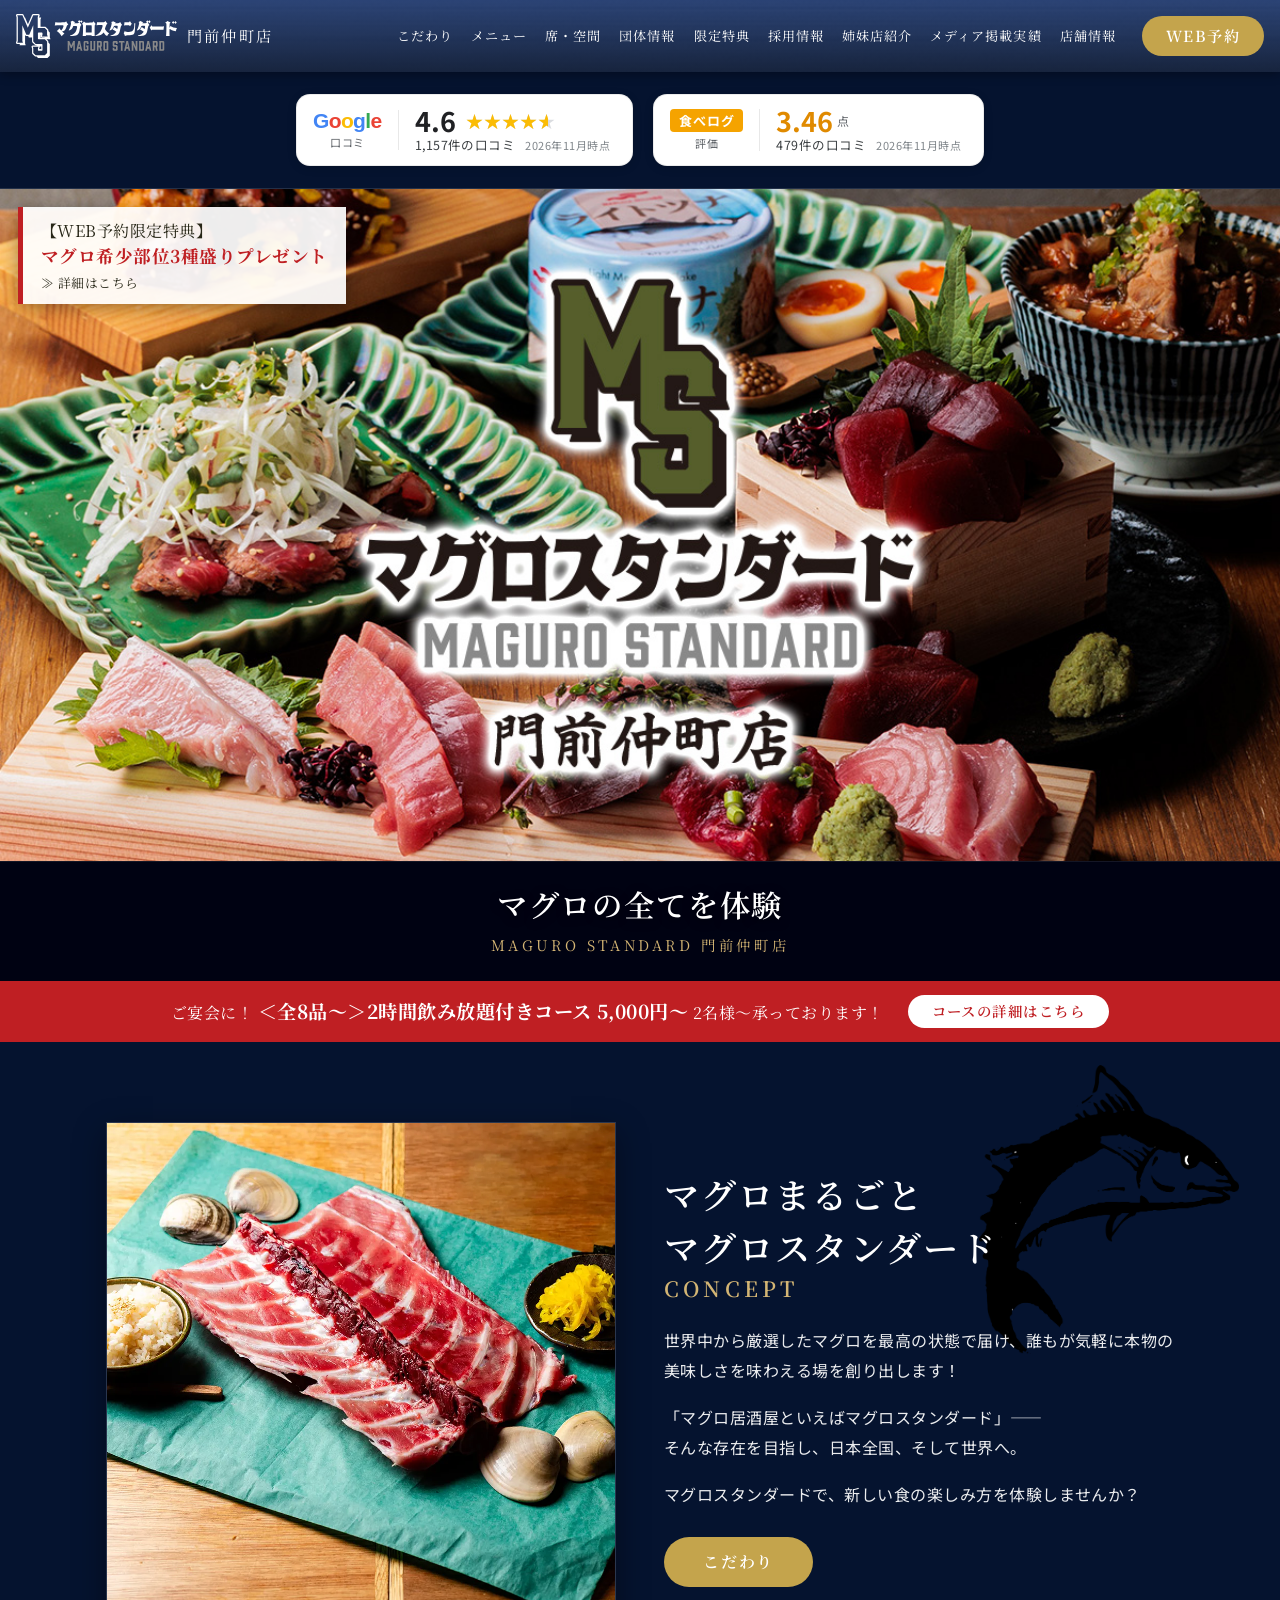
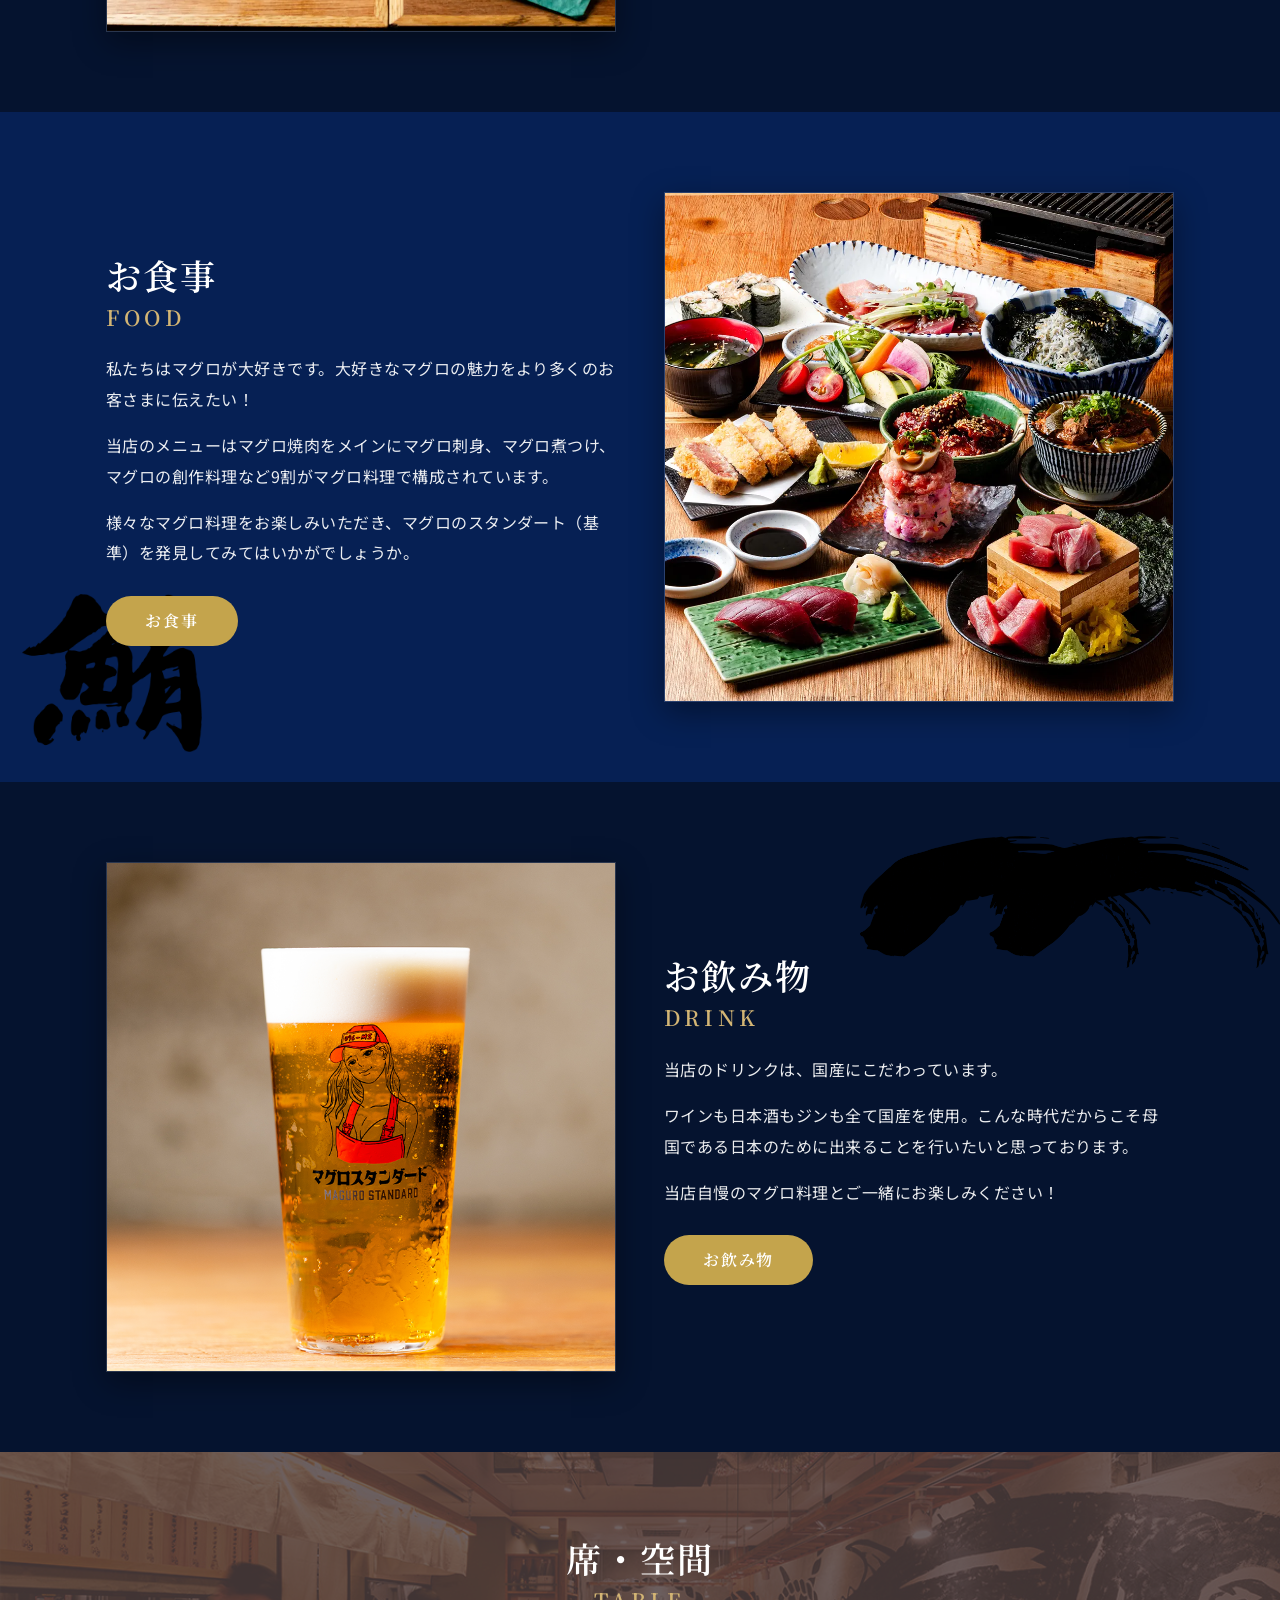
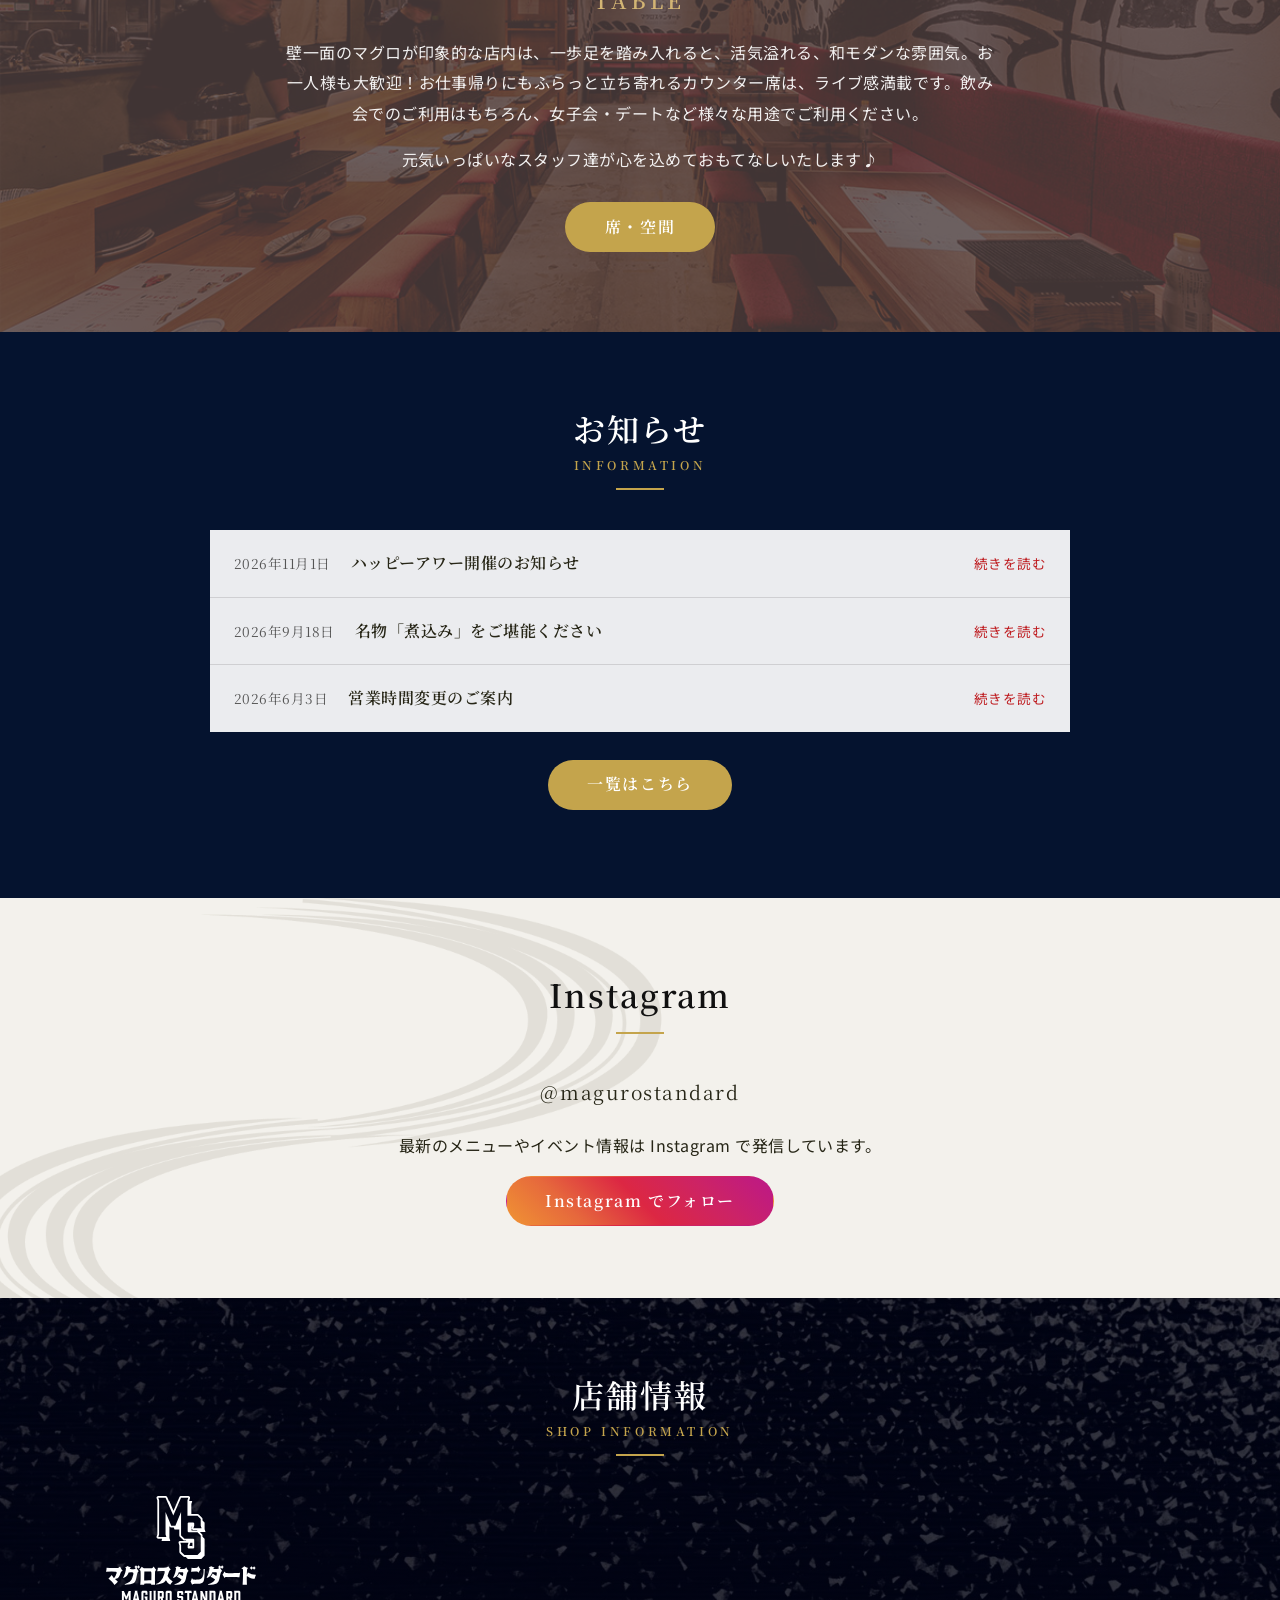
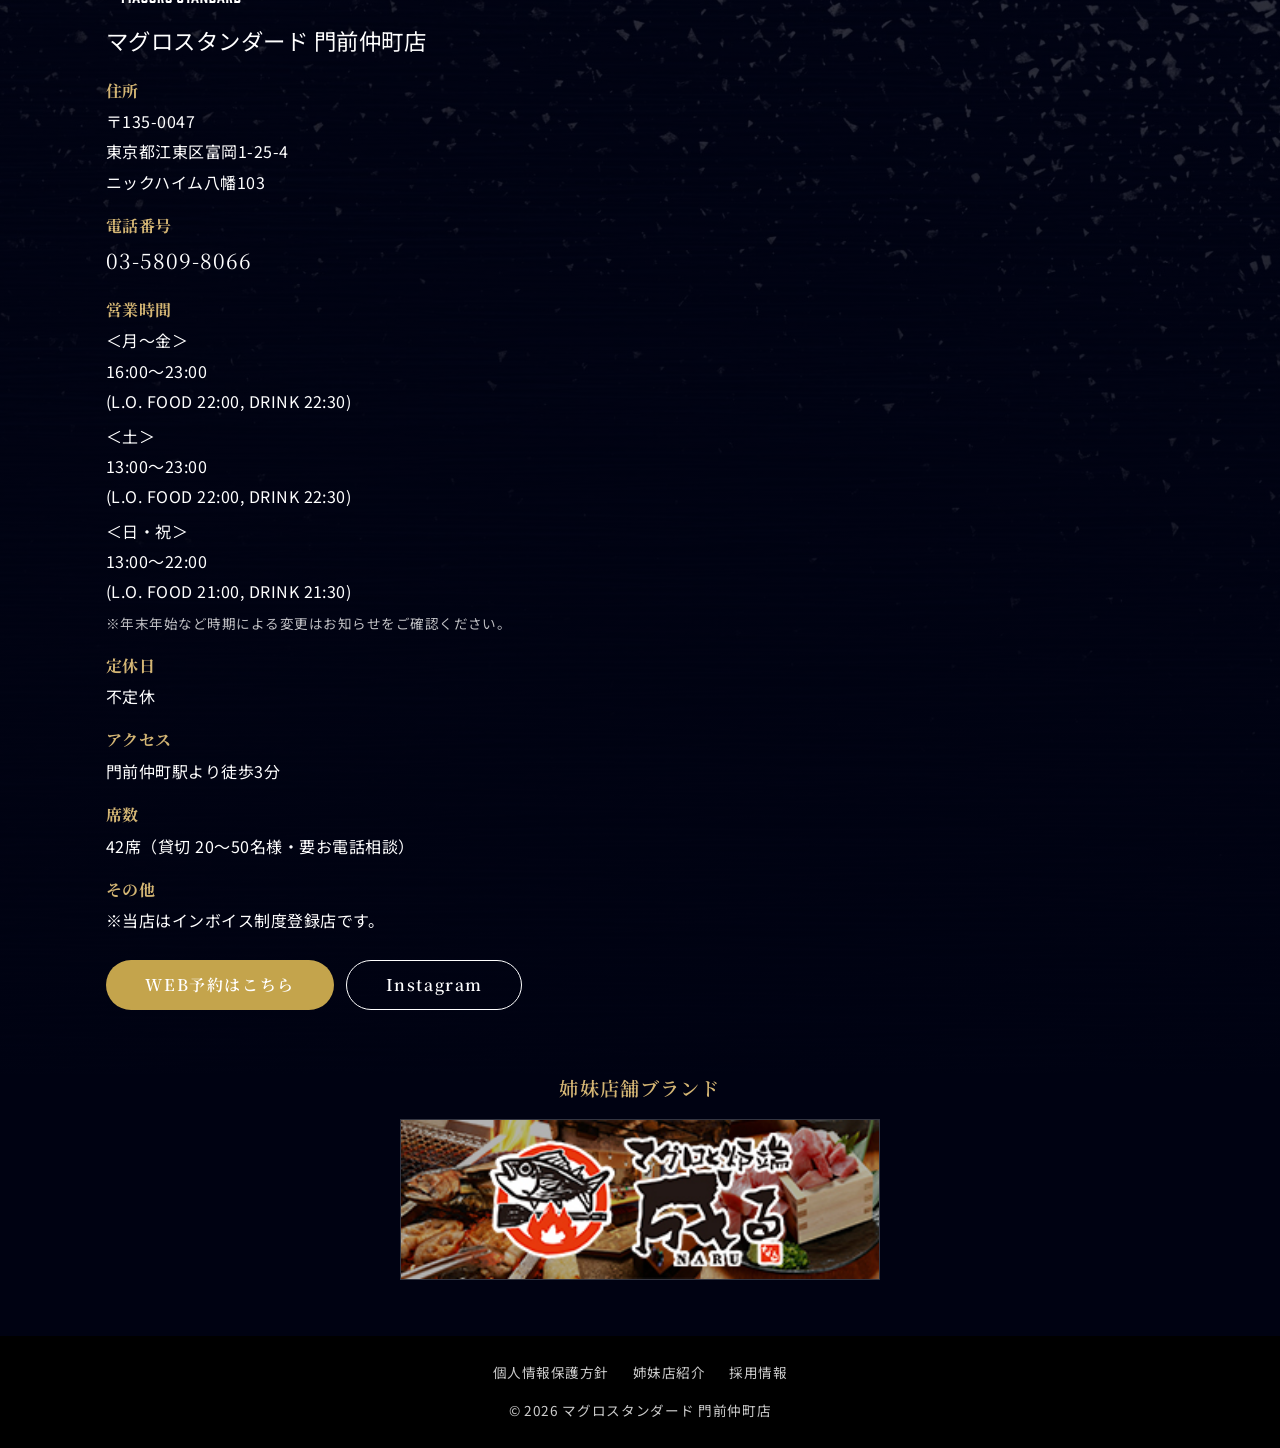
<file: index.html>
<!DOCTYPE html>
<html lang="ja">
<head>
  <meta charset="UTF-8">
  <meta name="viewport" content="width=device-width, initial-scale=1.0">
  <title>マグロスタンダード 門前仲町店 - マグロの全てを体験</title>
  <meta name="description" content="【Web予約はこちら】門前仲町駅より徒歩3分！ 捨てる部分がないと言われているマグロを焼肉、刺身、煮付けなどバラエティ豊富な調理方法でご提供している「マグロスタンダード 門前仲町店」。ここでの食体験を通し、新しいスタンダードを発見してみてはいかがでしょうか♪ご宴会でのご利用はもちろん、女子会、デート、ご家族でのご利用まで、お気軽にお立ち寄りください。">
  <meta property="og:type" content="website">
  <meta property="og:site_name" content="マグロスタンダード 門前仲町店">
  <meta property="og:title" content="マグロスタンダード 門前仲町店 - マグロの全てを体験">
  <meta property="og:description" content="【Web予約はこちら】門前仲町駅より徒歩3分！ 捨てる部分がないと言われているマグロを焼肉、刺身、煮付けなどバラエティ豊富な調理方法でご提供している「マグロスタンダード 門前仲町店」。ここでの食体験を通し、新しいスタンダードを発見してみてはいかがでしょうか♪ご宴会でのご利用はもちろん、女子会、デート、ご家族でのご利用まで、お気軽にお立ち寄りください。">
  <meta property="og:url" content="https://maguro-standard.com/">
  <meta property="og:image" content="https://maguro-standard.com/images/hero.jpg">
  <meta property="og:locale" content="ja_JP">
  <meta name="twitter:card" content="summary_large_image">
  <link rel="icon" type="image/png" sizes="32x32" href="images/favicon-32x32.png">
  <link rel="apple-touch-icon" sizes="180x180" href="images/apple-touch-icon.png">
  <link rel="preconnect" href="https://fonts.googleapis.com">
  <link rel="preconnect" href="https://fonts.gstatic.com" crossorigin>
  <link href="https://fonts.googleapis.com/css2?family=Noto+Sans+JP:wght@400;500;700&family=Noto+Serif+JP:wght@500;600;700&display=swap" rel="stylesheet">
  <link rel="stylesheet" href="css/style.css">
  <script src="js/main.js" defer></script>
</head>
<body class="home">
<header class="site-header">
  <div class="header-inner">
    <a class="brand" href="./">
      <img src="images/logo.svg" alt="マグロスタンダード" width="160" height="44">
      <span class="brand-sub">門前仲町店</span>
    </a>
    <nav class="global-nav" id="global-nav" aria-label="グローバルナビゲーション">
      <ul class="nav-list">
        <li><a href="concept/">こだわり</a></li>
        <li class="has-sub">
          <span class="nav-label">メニュー</span>
          <ul class="sub-menu">
            <li><a href="course/">コース</a></li>
            <li><a href="food/">お食事</a></li>
            <li><a href="drink/">お飲み物</a></li>
          </ul>
        </li>
        <li><a href="table/">席・空間</a></li>
        <li><a href="group/">団体情報</a></li>
        <li><a href="special/">限定特典</a></li>
        <li><a href="https://pay-it-forward-corporate.com/recruit/" target="_blank" rel="noopener">採用情報</a></li>
        <li><a href="sister-store/">姉妹店紹介</a></li>
        <li><a href="media/">メディア掲載実績</a></li>
        <li><a href="#shop-info">店舗情報</a></li>
      </ul>
      <a class="btn btn-reserve nav-reserve" href="https://yoyaku.tabelog.com/yoyaku/net_booking_form/index?rcd=13268261" target="_blank" rel="noopener">WEB予約</a>
    </nav>
    <a class="btn btn-reserve header-reserve" href="https://yoyaku.tabelog.com/yoyaku/net_booking_form/index?rcd=13268261" target="_blank" rel="noopener">WEB予約</a>
    <button class="nav-toggle" type="button" aria-controls="global-nav" aria-expanded="false">
      <span></span><span></span><span></span>
      <span class="sr-only">メニューを開く</span>
    </button>
  </div>
</header>
<main>
<section class="ratings" id="ratings" aria-label="お客様からの評価" hidden>
  <div class="ratings__inner">
    <a class="ratings__item ratings__item--google" data-rating="google" href="https://www.google.com/maps/search/?api=1&query=%E3%83%9E%E3%82%B0%E3%83%AD%E3%82%B9%E3%82%BF%E3%83%B3%E3%83%80%E3%83%BC%E3%83%89%20%E9%96%80%E5%89%8D%E4%BB%B2%E7%94%BA%E5%BA%97%20%E6%9D%B1%E4%BA%AC%E9%83%BD%E6%B1%9F%E6%9D%B1%E5%8C%BA%E5%AF%8C%E5%B2%A11-25-4" target="_blank" rel="noopener" hidden>
      <span class="ratings__brand"><span class="ratings__g" aria-hidden="true"><i>G</i><i>o</i><i>o</i><i>g</i><i>l</i><i>e</i></span><span class="sr-only">Google</span><span class="ratings__label">口コミ</span></span>
      <span class="ratings__score"><span class="ratings__stars" aria-hidden="true"><span class="ratings__stars-off">★★★★★</span><span class="ratings__stars-on">★★★★★</span></span><b data-field="score">-</b></span>
      <span class="ratings__meta"><span class="ratings__count"><span data-field="count">-</span>件の口コミ</span><span class="ratings__asof" data-field="asof"></span></span>
    </a>
    <a class="ratings__item ratings__item--tabelog" data-rating="tabelog" href="https://tabelog.com/tokyo/A1313/A131303/13268261/" target="_blank" rel="noopener" hidden>
      <span class="ratings__brand"><span class="ratings__tb" aria-hidden="true">食べログ</span><span class="sr-only">食べログ</span><span class="ratings__label">評価</span></span>
      <span class="ratings__score"><b data-field="score">-</b><small>点</small></span>
      <span class="ratings__meta"><span class="ratings__count"><span data-field="count">-</span>件の口コミ</span><span class="ratings__asof" data-field="asof"></span></span>
    </a>
  </div>
</section>
  <section class="hero">
    <img class="hero-img" src="images/hero.jpg" alt="マグロスタンダード 門前仲町店 - マグロ料理の数々" width="1200" height="630" fetchpriority="high">
    <a class="hero-badge" href="special/">
      【WEB予約限定特典】
      <strong>マグロ希少部位3種盛りプレゼント</strong>
      <small>≫ 詳細はこちら</small>
    </a>
    <div class="hero-copy">
      <h1>マグロの全てを体験</h1>
      <p class="hero-sub">MAGURO STANDARD 門前仲町店</p>
    </div>
  </section>

  <div class="banquet-bar">
    <div class="container">
      <span>ご宴会に！ <strong>＜全8品～＞2時間飲み放題付きコース 5,000円～</strong> 2名様～承っております！</span>
      <a class="btn" href="course/">コースの詳細はこちら</a>
    </div>
  </div>

  <section class="feature feature--concept">
    <div class="container">
      <div class="feature-img">
        <img src="images/top-concept.webp" alt="マグロまるごと マグロスタンダード" width="1000" height="1000" loading="lazy">
      </div>
      <div class="feature-body">
        <h2>マグロまるごと<br>マグロスタンダード<span class="small">CONCEPT</span></h2>
        <p>世界中から厳選したマグロを最高の状態で届け、誰もが気軽に本物の美味しさを味わえる場を創り出します！</p>
        <p>「マグロ居酒屋といえばマグロスタンダード」——<br>そんな存在を目指し、日本全国、そして世界へ。</p>
        <p>マグロスタンダードで、新しい食の楽しみ方を体験しませんか？</p>
        <a class="btn btn-gold" href="concept/">こだわり</a>
      </div>
    </div>
  </section>

  <section class="feature feature--food feature--reverse">
    <div class="container">
      <div class="feature-img">
        <img src="images/top-food.webp" alt="マグロ焼肉をはじめとするマグロ料理" width="1000" height="1000" loading="lazy">
      </div>
      <div class="feature-body">
        <h2>お食事<span class="small">FOOD</span></h2>
        <p>私たちはマグロが大好きです。大好きなマグロの魅力をより多くのお客さまに伝えたい！</p>
        <p>当店のメニューはマグロ焼肉をメインにマグロ刺身、マグロ煮つけ、マグロの創作料理など9割がマグロ料理で構成されています。</p>
        <p>様々なマグロ料理をお楽しみいただき、マグロのスタンダート（基準）を発見してみてはいかがでしょうか。</p>
        <a class="btn btn-gold" href="food/">お食事</a>
      </div>
    </div>
  </section>

  <section class="feature feature--drink">
    <div class="container">
      <div class="feature-img">
        <img src="images/top-drink.webp" alt="国産にこだわったお飲み物" width="800" height="800" loading="lazy">
      </div>
      <div class="feature-body">
        <h2>お飲み物<span class="small">DRINK</span></h2>
        <p>当店のドリンクは、国産にこだわっています。</p>
        <p>ワインも日本酒もジンも全て国産を使用。こんな時代だからこそ母国である日本のために出来ることを行いたいと思っております。</p>
        <p>当店自慢のマグロ料理とご一緒にお楽しみください！</p>
        <a class="btn btn-gold" href="drink/">お飲み物</a>
      </div>
    </div>
  </section>

  <section class="feature feature--table">
    <div class="container">
      <div class="feature-body">
        <h2>席・空間<span class="small">TABLE</span></h2>
        <p>壁一面のマグロが印象的な店内は、一歩足を踏み入れると、活気溢れる、和モダンな雰囲気。お一人様も大歓迎！お仕事帰りにもふらっと立ち寄れるカウンター席は、ライブ感満載です。飲み会でのご利用はもちろん、女子会・デートなど様々な用途でご利用ください。</p>
        <p>元気いっぱいなスタッフ達が心を込めておもてなしいたします♪</p>
        <a class="btn btn-gold" href="table/">席・空間</a>
      </div>
    </div>
  </section>

  <section class="news" id="news">
    <div class="container">
      <h2 class="section-title">お知らせ<span class="en">INFORMATION</span></h2>
      <ul class="news-list">
      <li><a href="information/#post-happyhour"><time datetime="2026-11-01">2026年11月1日</time><span class="news-title">ハッピーアワー開催のお知らせ</span><span class="more">続きを読む</span></a></li>
      <li><a href="information/#post-6703"><time datetime="2026-09-18">2026年9月18日</time><span class="news-title">名物「煮込み」をご堪能ください</span><span class="more">続きを読む</span></a></li>
      <li><a href="information/#post-6698"><time datetime="2026-06-03">2026年6月3日</time><span class="news-title">営業時間変更のご案内</span><span class="more">続きを読む</span></a></li>
      </ul>
      <p class="center"><a class="btn btn-gold" href="information/">一覧はこちら</a></p>
    </div>
  </section>

  <section class="instagram">
    <div class="container">
      <h2 class="section-title">Instagram</h2>
      <p class="account">@magurostandard</p>
      <p>最新のメニューやイベント情報は Instagram で発信しています。</p>
      <a class="btn btn-insta" href="https://www.instagram.com/magurostandard/" target="_blank" rel="noopener">Instagram でフォロー</a>
    </div>
  </section>
</main>
<section class="shop-info" id="shop-info">
  <div class="container">
    <h2 class="section-title">店舗情報<span class="en">SHOP INFORMATION</span></h2>
    <div class="shop-grid">
      <div class="shop-detail">
        <img class="shop-logo" src="images/logo-footer.svg" alt="マグロスタンダード" width="150" height="60">
        <p class="shop-name">マグロスタンダード 門前仲町店</p>
        <dl>
          <dt>住所</dt>
          <dd>
            <p>〒135-0047<br>東京都江東区富岡1-25-4<br>ニックハイム八幡103</p>
          </dd>
          <dt>電話番号</dt>
          <dd><a class="tel" href="tel:03-5809-8066">03-5809-8066</a></dd>
          <dt>営業時間</dt>
          <dd>
            <p>＜月～金＞<br>16:00～23:00<br>(L.O. FOOD 22:00, DRINK 22:30)</p>
            <p>＜土＞<br>13:00～23:00<br>(L.O. FOOD 22:00, DRINK 22:30)</p>
            <p>＜日・祝＞<br>13:00～22:00<br>(L.O. FOOD 21:00, DRINK 21:30)</p>
            <p class="note">※年末年始など時期による変更は<a href="information/">お知らせ</a>をご確認ください。</p>
          </dd>
          <dt>定休日</dt>
          <dd><p>不定休</p></dd>
          <dt>アクセス</dt>
          <dd><p>門前仲町駅より徒歩3分</p></dd>
          <dt>席数</dt>
          <dd><p>42席（貸切 20～50名様・要お電話相談）</p></dd>
          <dt>その他</dt>
          <dd><p>※当店はインボイス制度登録店です。</p></dd>
        </dl>
        <div class="shop-actions">
          <a class="btn btn-gold" href="https://yoyaku.tabelog.com/yoyaku/net_booking_form/index?rcd=13268261" target="_blank" rel="noopener">WEB予約はこちら</a>
          <a class="btn btn-outline" href="https://www.instagram.com/magurostandard/" target="_blank" rel="noopener">Instagram</a>
        </div>
      </div>
      <div class="shop-map" id="footer_map">
        <iframe src="https://www.google.com/maps?q=%E6%9D%B1%E4%BA%AC%E9%83%BD%E6%B1%9F%E6%9D%B1%E5%8C%BA%E5%AF%8C%E5%B2%A11-25-4%20%E3%83%8B%E3%83%83%E3%82%AF%E3%83%8F%E3%82%A4%E3%83%A0%E5%85%AB%E5%B9%A1103&output=embed" title="マグロスタンダード 門前仲町店 の地図" loading="lazy" referrerpolicy="no-referrer-when-downgrade" allowfullscreen></iframe>
      </div>
    </div>
  </div>
</section>
<section class="sister-banner">
  <h2>姉妹店舗ブランド</h2>
  <a href="https://maguro-robata-naru.com/" target="_blank" rel="noopener">
    <img src="images/naru-banner.jpg" alt="マグロと炉端 成る" width="480" height="140">
  </a>
</section>
<footer class="site-footer">
  <ul class="footer-links">
    <li><a href="privacy/">個人情報保護方針</a></li>
    <li><a href="sister-store/">姉妹店紹介</a></li>
    <li><a href="https://pay-it-forward-corporate.com/recruit/" target="_blank" rel="noopener">採用情報</a></li>
  </ul>
  <p class="copyright">&copy; 2026 マグロスタンダード 門前仲町店</p>
</footer>
<button class="pagetop" type="button" aria-label="ページ上部へ戻る">&#9650;</button>
<nav class="bottom-bar" aria-label="スマートフォン用メニュー">
  <a href="tel:03-5809-8066">
    <svg viewBox="0 0 24 24" aria-hidden="true"><path d="M6.6 10.8a15.1 15.1 0 0 0 6.6 6.6l2.2-2.2a1 1 0 0 1 1-.25 11.4 11.4 0 0 0 3.6.57 1 1 0 0 1 1 1V20a1 1 0 0 1-1 1A17 17 0 0 1 3 4a1 1 0 0 1 1-1h3.5a1 1 0 0 1 1 1c0 1.25.2 2.45.57 3.57a1 1 0 0 1-.25 1z"/></svg>
    電話
  </a>
  <a href="#shop-info">
    <svg viewBox="0 0 24 24" aria-hidden="true"><path d="M12 2a7 7 0 0 0-7 7c0 5.25 7 13 7 13s7-7.75 7-13a7 7 0 0 0-7-7zm0 9.5A2.5 2.5 0 1 1 12 6.5a2.5 2.5 0 0 1 0 5z"/></svg>
    地図
  </a>
  <a href="https://yoyaku.tabelog.com/yoyaku/net_booking_form/index?rcd=13268261" target="_blank" rel="noopener">
    <svg viewBox="0 0 24 24" aria-hidden="true"><path d="M19 4h-1V2h-2v2H8V2H6v2H5a2 2 0 0 0-2 2v14a2 2 0 0 0 2 2h14a2 2 0 0 0 2-2V6a2 2 0 0 0-2-2zm0 16H5V9h14v11zM7 11h5v5H7z"/></svg>
    WEB予約
  </a>
</nav>
  <script src="js/ratings.js" defer></script>
</body>
</html>
</file>
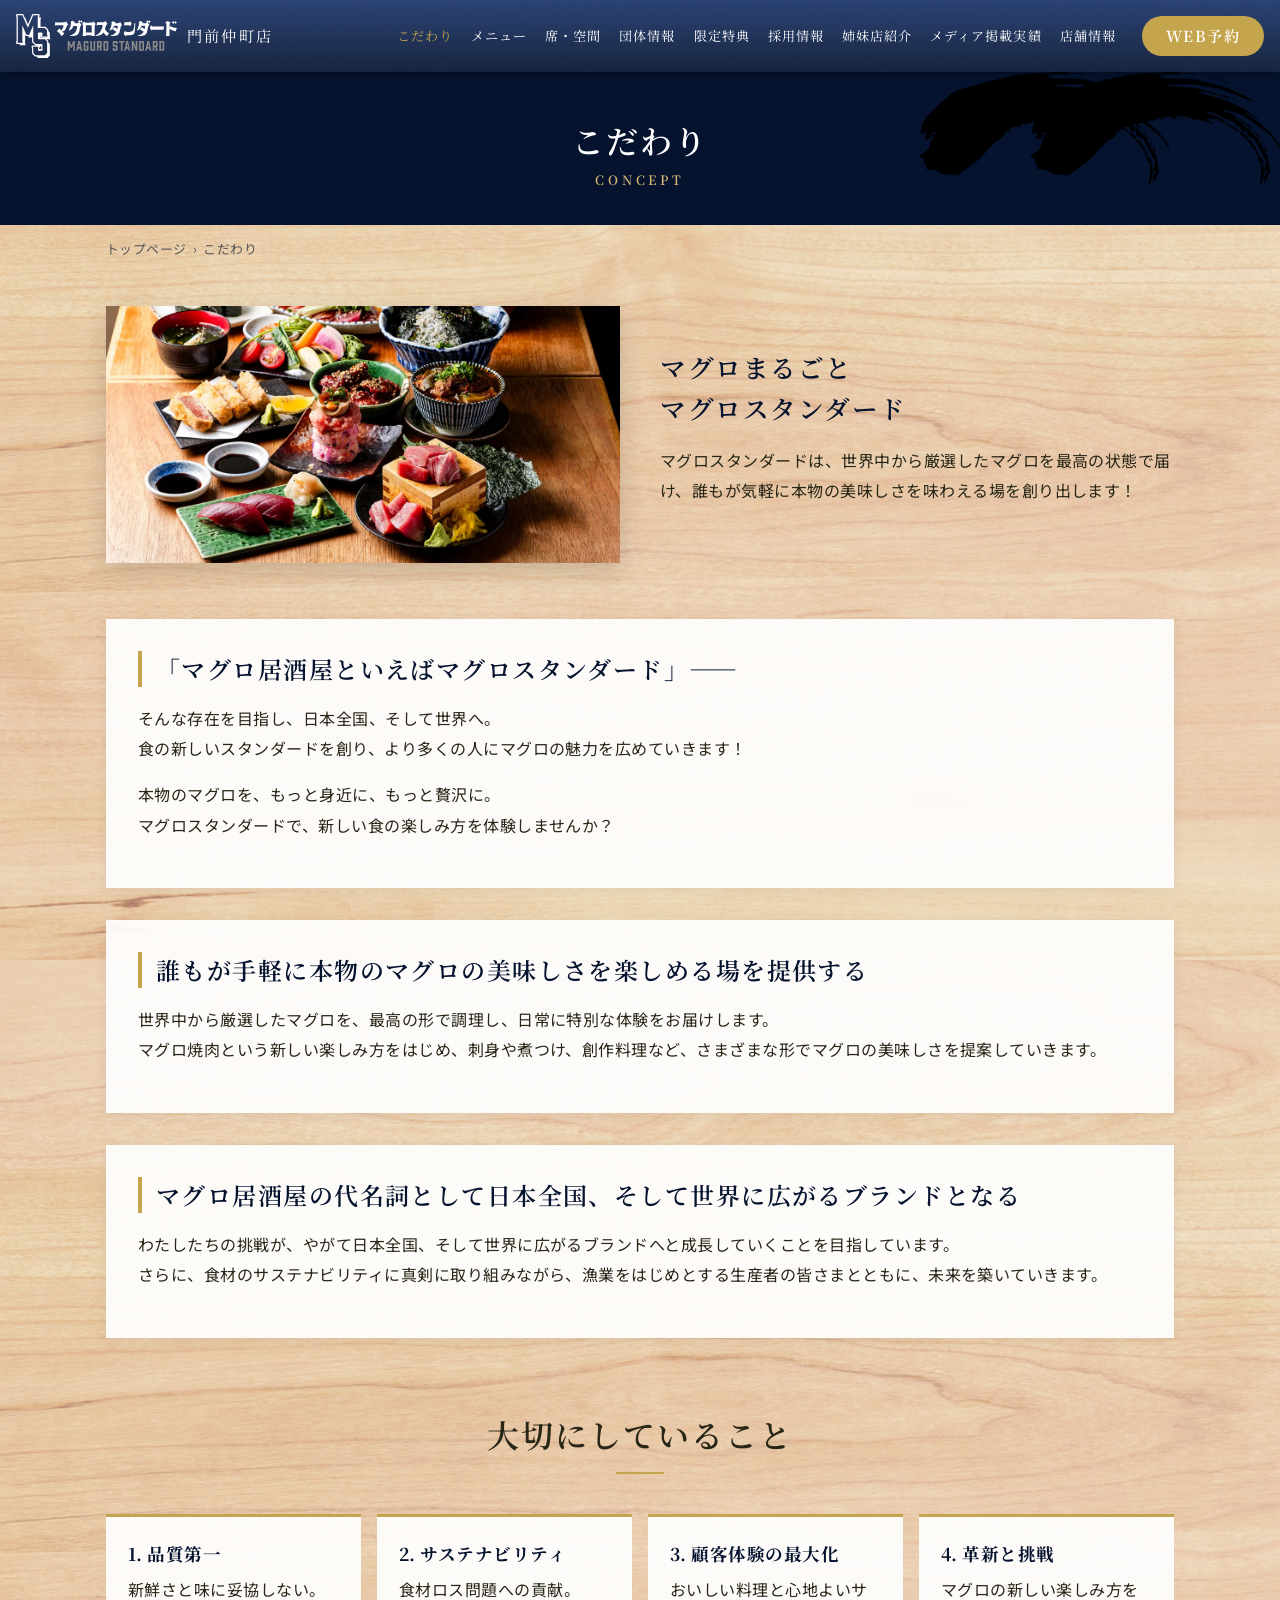
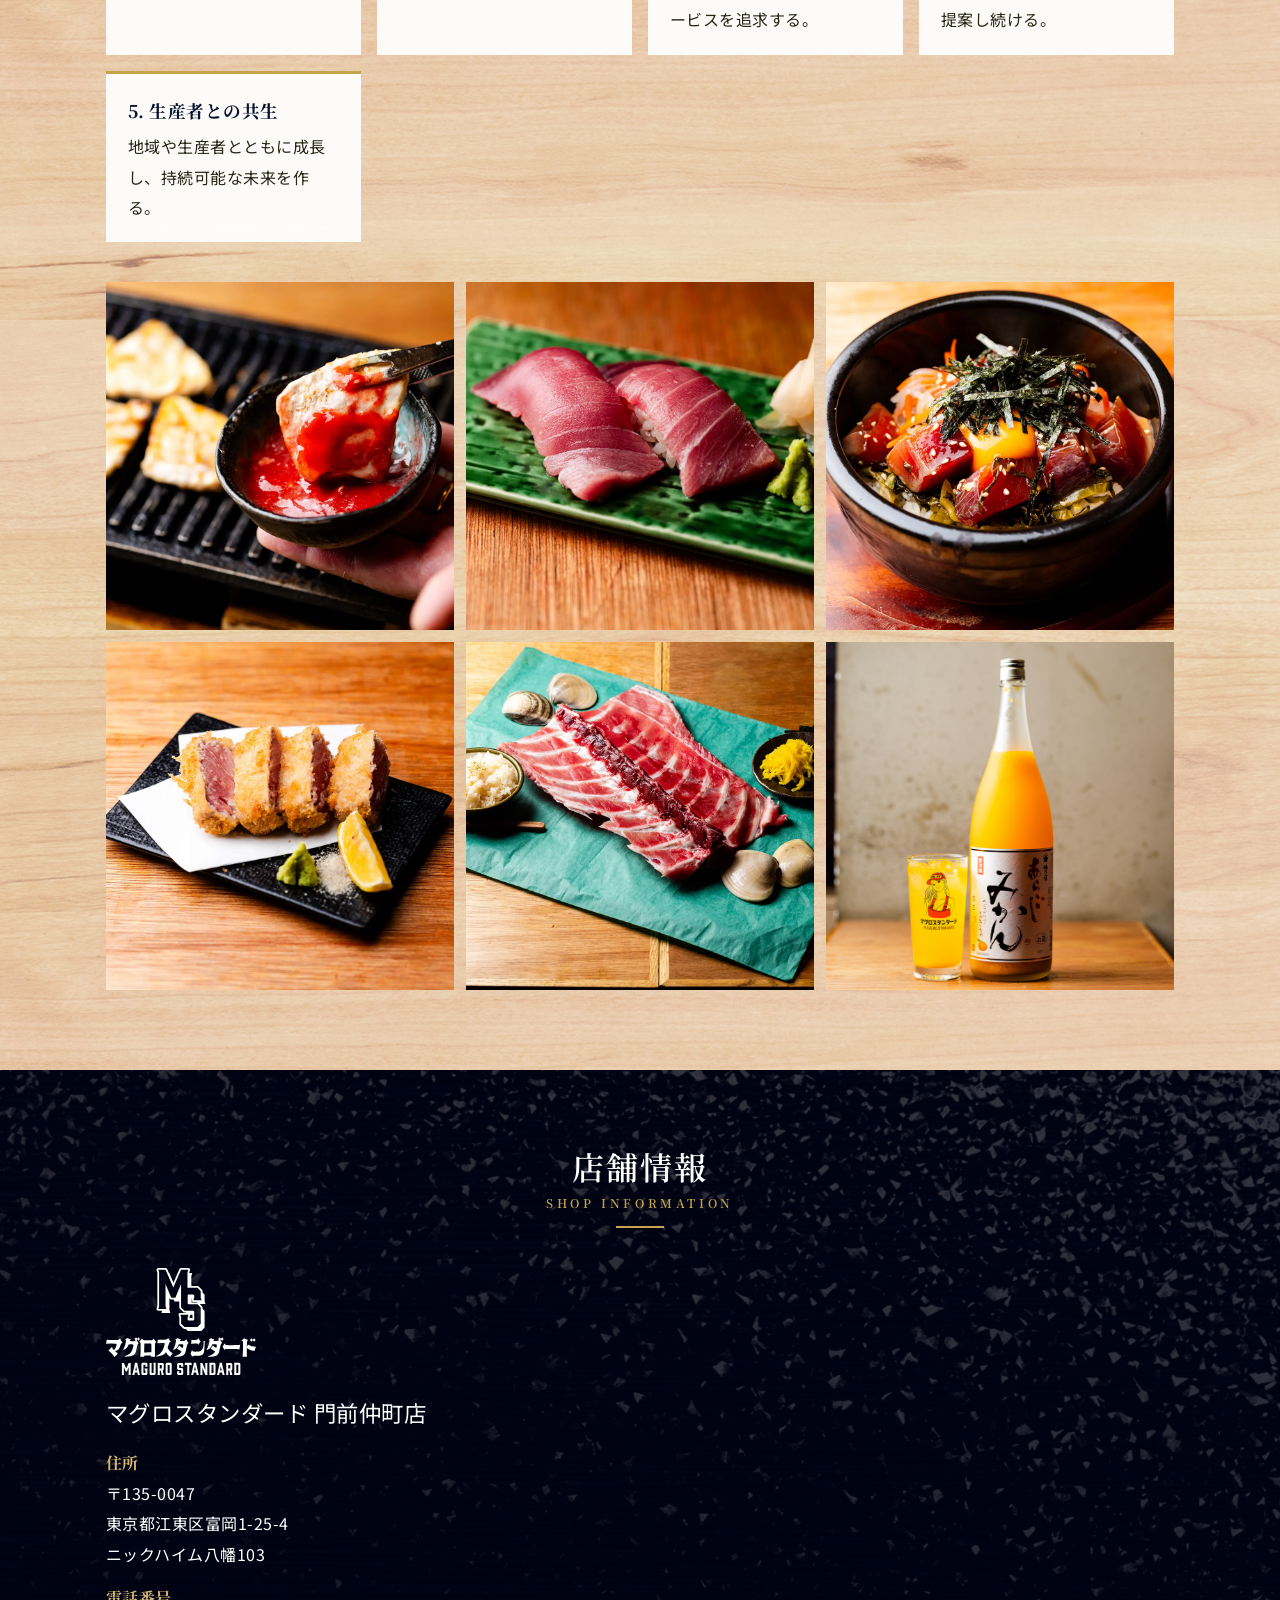
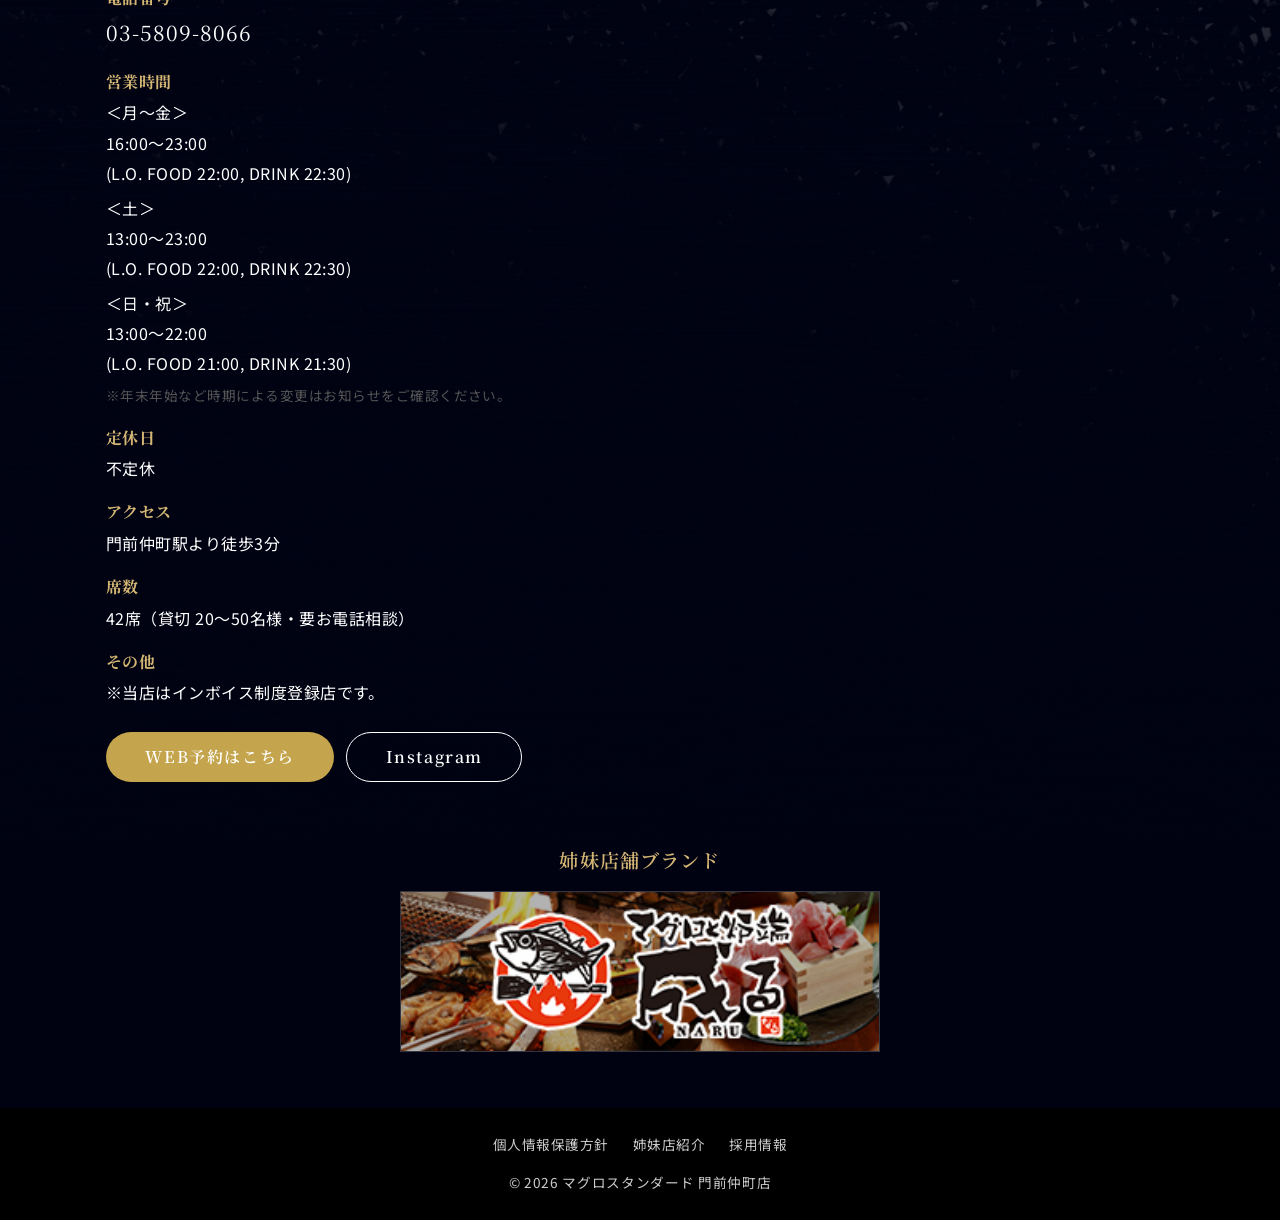
<file: concept/index.html>
<!DOCTYPE html>
<html lang="ja">
<head>
  <meta charset="UTF-8">
  <meta name="viewport" content="width=device-width, initial-scale=1.0">
  <title>こだわり | マグロスタンダード 門前仲町店</title>
  <meta name="description" content="マグロスタンダード 門前仲町店のこだわり。世界中から厳選したマグロを最高の状態で届け、誰もが気軽に本物の美味しさを味わえる場を創り出します。">
  <meta property="og:type" content="article">
  <meta property="og:site_name" content="マグロスタンダード 門前仲町店">
  <meta property="og:title" content="こだわり | マグロスタンダード 門前仲町店">
  <meta property="og:description" content="マグロスタンダード 門前仲町店のこだわり。世界中から厳選したマグロを最高の状態で届け、誰もが気軽に本物の美味しさを味わえる場を創り出します。">
  <meta property="og:url" content="https://maguro-standard.com/concept/">
  <meta property="og:image" content="https://maguro-standard.com/images/concept.webp">
  <meta property="og:locale" content="ja_JP">
  <meta name="twitter:card" content="summary_large_image">
  <link rel="icon" type="image/png" sizes="32x32" href="../images/favicon-32x32.png">
  <link rel="apple-touch-icon" sizes="180x180" href="../images/apple-touch-icon.png">
  <link rel="preconnect" href="https://fonts.googleapis.com">
  <link rel="preconnect" href="https://fonts.gstatic.com" crossorigin>
  <link href="https://fonts.googleapis.com/css2?family=Noto+Sans+JP:wght@400;500;700&family=Noto+Serif+JP:wght@500;600;700&display=swap" rel="stylesheet">
  <link rel="stylesheet" href="../css/style.css">
  <script src="../js/main.js" defer></script>
</head>
<body>
<header class="site-header">
  <div class="header-inner">
    <a class="brand" href="../">
      <img src="../images/logo.svg" alt="マグロスタンダード" width="160" height="44">
      <span class="brand-sub">門前仲町店</span>
    </a>
    <nav class="global-nav" id="global-nav" aria-label="グローバルナビゲーション">
      <ul class="nav-list">
        <li><a href="../concept/">こだわり</a></li>
        <li class="has-sub">
          <span class="nav-label">メニュー</span>
          <ul class="sub-menu">
            <li><a href="../course/">コース</a></li>
            <li><a href="../food/">お食事</a></li>
            <li><a href="../drink/">お飲み物</a></li>
          </ul>
        </li>
        <li><a href="../table/">席・空間</a></li>
        <li><a href="../group/">団体情報</a></li>
        <li><a href="../special/">限定特典</a></li>
        <li><a href="https://pay-it-forward-corporate.com/recruit/" target="_blank" rel="noopener">採用情報</a></li>
        <li><a href="../sister-store/">姉妹店紹介</a></li>
        <li><a href="../media/">メディア掲載実績</a></li>
        <li><a href="#shop-info">店舗情報</a></li>
      </ul>
      <a class="btn btn-reserve nav-reserve" href="https://yoyaku.tabelog.com/yoyaku/net_booking_form/index?rcd=13268261" target="_blank" rel="noopener">WEB予約</a>
    </nav>
    <a class="btn btn-reserve header-reserve" href="https://yoyaku.tabelog.com/yoyaku/net_booking_form/index?rcd=13268261" target="_blank" rel="noopener">WEB予約</a>
    <button class="nav-toggle" type="button" aria-controls="global-nav" aria-expanded="false">
      <span></span><span></span><span></span>
      <span class="sr-only">メニューを開く</span>
    </button>
  </div>
</header>
<main>
<div class="page-header">
  <h1>こだわり<span class="en">CONCEPT</span></h1>
</div>
<div class="container">
  <nav class="breadcrumb" aria-label="パンくずリスト">
    <ol>
      <li><a href="../">トップページ</a></li><li>こだわり</li>
    </ol>
  </nav>
</div>

  <div class="page-body">
    <div class="container">
      <div class="split">
        <div class="split-img">
          <img src="../images/concept.webp" alt="マグロまるごと マグロスタンダード" width="1200" height="600">
        </div>
        <div class="split-body">
          <h2>マグロまるごと<br>マグロスタンダード</h2>
          <p>マグロスタンダードは、世界中から厳選したマグロを最高の状態で届け、誰もが気軽に本物の美味しさを味わえる場を創り出します！</p>
        </div>
      </div>

      <section class="card">
        <h2>「マグロ居酒屋といえばマグロスタンダード」——</h2>
        <p>そんな存在を目指し、日本全国、そして世界へ。<br>食の新しいスタンダードを創り、より多くの人にマグロの魅力を広めていきます！</p>
        <p>本物のマグロを、もっと身近に、もっと贅沢に。<br>マグロスタンダードで、新しい食の楽しみ方を体験しませんか？</p>
      </section>

      <section class="card">
        <h2>誰もが手軽に本物のマグロの美味しさを楽しめる場を提供する</h2>
        <p>世界中から厳選したマグロを、最高の形で調理し、日常に特別な体験をお届けします。<br>マグロ焼肉という新しい楽しみ方をはじめ、刺身や煮つけ、創作料理など、さまざまな形でマグロの美味しさを提案していきます。</p>
      </section>

      <section class="card">
        <h2>マグロ居酒屋の代名詞として日本全国、そして世界に広がるブランドとなる</h2>
        <p>わたしたちの挑戦が、やがて日本全国、そして世界に広がるブランドへと成長していくことを目指しています。<br>さらに、食材のサステナビリティに真剣に取り組みながら、漁業をはじめとする生産者の皆さまとともに、未来を築いていきます。</p>
      </section>

      <section class="section" style="padding-bottom:0">
        <h2 class="section-title">大切にしていること</h2>
        <ol class="values">
          <li><strong>1. 品質第一</strong>新鮮さと味に妥協しない。</li>
          <li><strong>2. サステナビリティ</strong>食材ロス問題への貢献。</li>
          <li><strong>3. 顧客体験の最大化</strong>おいしい料理と心地よいサービスを追求する。</li>
          <li><strong>4. 革新と挑戦</strong>マグロの新しい楽しみ方を提案し続ける。</li>
          <li><strong>5. 生産者との共生</strong>地域や生産者とともに成長し、持続可能な未来を作る。</li>
        </ol>
      </section>

      <div class="gallery">
        <img src="../images/concept-gallery-01.webp" alt="マグロスタンダードの料理 1" loading="lazy">
        <img src="../images/concept-gallery-02.webp" alt="マグロスタンダードの料理 2" loading="lazy">
        <img src="../images/concept-gallery-03.webp" alt="マグロスタンダードの料理 3" loading="lazy">
        <img src="../images/concept-gallery-04.webp" alt="マグロスタンダードの料理 4" loading="lazy">
        <img src="../images/top-concept.webp" alt="マグロスタンダードの料理 5" loading="lazy">
        <img src="../images/drink-01.webp" alt="マグロスタンダードのお飲み物" loading="lazy">
      </div>
    </div>
  </div>
</main>
<section class="shop-info" id="shop-info">
  <div class="container">
    <h2 class="section-title">店舗情報<span class="en">SHOP INFORMATION</span></h2>
    <div class="shop-grid">
      <div class="shop-detail">
        <img class="shop-logo" src="../images/logo-footer.svg" alt="マグロスタンダード" width="150" height="60">
        <p class="shop-name">マグロスタンダード 門前仲町店</p>
        <dl>
          <dt>住所</dt>
          <dd>
            <p>〒135-0047<br>東京都江東区富岡1-25-4<br>ニックハイム八幡103</p>
          </dd>
          <dt>電話番号</dt>
          <dd><a class="tel" href="tel:03-5809-8066">03-5809-8066</a></dd>
          <dt>営業時間</dt>
          <dd>
            <p>＜月～金＞<br>16:00～23:00<br>(L.O. FOOD 22:00, DRINK 22:30)</p>
            <p>＜土＞<br>13:00～23:00<br>(L.O. FOOD 22:00, DRINK 22:30)</p>
            <p>＜日・祝＞<br>13:00～22:00<br>(L.O. FOOD 21:00, DRINK 21:30)</p>
            <p class="note">※年末年始など時期による変更は<a href="../information/">お知らせ</a>をご確認ください。</p>
          </dd>
          <dt>定休日</dt>
          <dd><p>不定休</p></dd>
          <dt>アクセス</dt>
          <dd><p>門前仲町駅より徒歩3分</p></dd>
          <dt>席数</dt>
          <dd><p>42席（貸切 20～50名様・要お電話相談）</p></dd>
          <dt>その他</dt>
          <dd><p>※当店はインボイス制度登録店です。</p></dd>
        </dl>
        <div class="shop-actions">
          <a class="btn btn-gold" href="https://yoyaku.tabelog.com/yoyaku/net_booking_form/index?rcd=13268261" target="_blank" rel="noopener">WEB予約はこちら</a>
          <a class="btn btn-outline" href="https://www.instagram.com/magurostandard/" target="_blank" rel="noopener">Instagram</a>
        </div>
      </div>
      <div class="shop-map" id="footer_map">
        <iframe src="https://www.google.com/maps?q=%E6%9D%B1%E4%BA%AC%E9%83%BD%E6%B1%9F%E6%9D%B1%E5%8C%BA%E5%AF%8C%E5%B2%A11-25-4%20%E3%83%8B%E3%83%83%E3%82%AF%E3%83%8F%E3%82%A4%E3%83%A0%E5%85%AB%E5%B9%A1103&output=embed" title="マグロスタンダード 門前仲町店 の地図" loading="lazy" referrerpolicy="no-referrer-when-downgrade" allowfullscreen></iframe>
      </div>
    </div>
  </div>
</section>
<section class="sister-banner">
  <h2>姉妹店舗ブランド</h2>
  <a href="https://maguro-robata-naru.com/" target="_blank" rel="noopener">
    <img src="../images/naru-banner.jpg" alt="マグロと炉端 成る" width="480" height="140">
  </a>
</section>
<footer class="site-footer">
  <ul class="footer-links">
    <li><a href="../privacy/">個人情報保護方針</a></li>
    <li><a href="../sister-store/">姉妹店紹介</a></li>
    <li><a href="https://pay-it-forward-corporate.com/recruit/" target="_blank" rel="noopener">採用情報</a></li>
  </ul>
  <p class="copyright">&copy; 2026 マグロスタンダード 門前仲町店</p>
</footer>
<button class="pagetop" type="button" aria-label="ページ上部へ戻る">&#9650;</button>
<nav class="bottom-bar" aria-label="スマートフォン用メニュー">
  <a href="tel:03-5809-8066">
    <svg viewBox="0 0 24 24" aria-hidden="true"><path d="M6.6 10.8a15.1 15.1 0 0 0 6.6 6.6l2.2-2.2a1 1 0 0 1 1-.25 11.4 11.4 0 0 0 3.6.57 1 1 0 0 1 1 1V20a1 1 0 0 1-1 1A17 17 0 0 1 3 4a1 1 0 0 1 1-1h3.5a1 1 0 0 1 1 1c0 1.25.2 2.45.57 3.57a1 1 0 0 1-.25 1z"/></svg>
    電話
  </a>
  <a href="#shop-info">
    <svg viewBox="0 0 24 24" aria-hidden="true"><path d="M12 2a7 7 0 0 0-7 7c0 5.25 7 13 7 13s7-7.75 7-13a7 7 0 0 0-7-7zm0 9.5A2.5 2.5 0 1 1 12 6.5a2.5 2.5 0 0 1 0 5z"/></svg>
    地図
  </a>
  <a href="https://yoyaku.tabelog.com/yoyaku/net_booking_form/index?rcd=13268261" target="_blank" rel="noopener">
    <svg viewBox="0 0 24 24" aria-hidden="true"><path d="M19 4h-1V2h-2v2H8V2H6v2H5a2 2 0 0 0-2 2v14a2 2 0 0 0 2 2h14a2 2 0 0 0 2-2V6a2 2 0 0 0-2-2zm0 16H5V9h14v11zM7 11h5v5H7z"/></svg>
    WEB予約
  </a>
</nav>
</body>
</html>
</file>
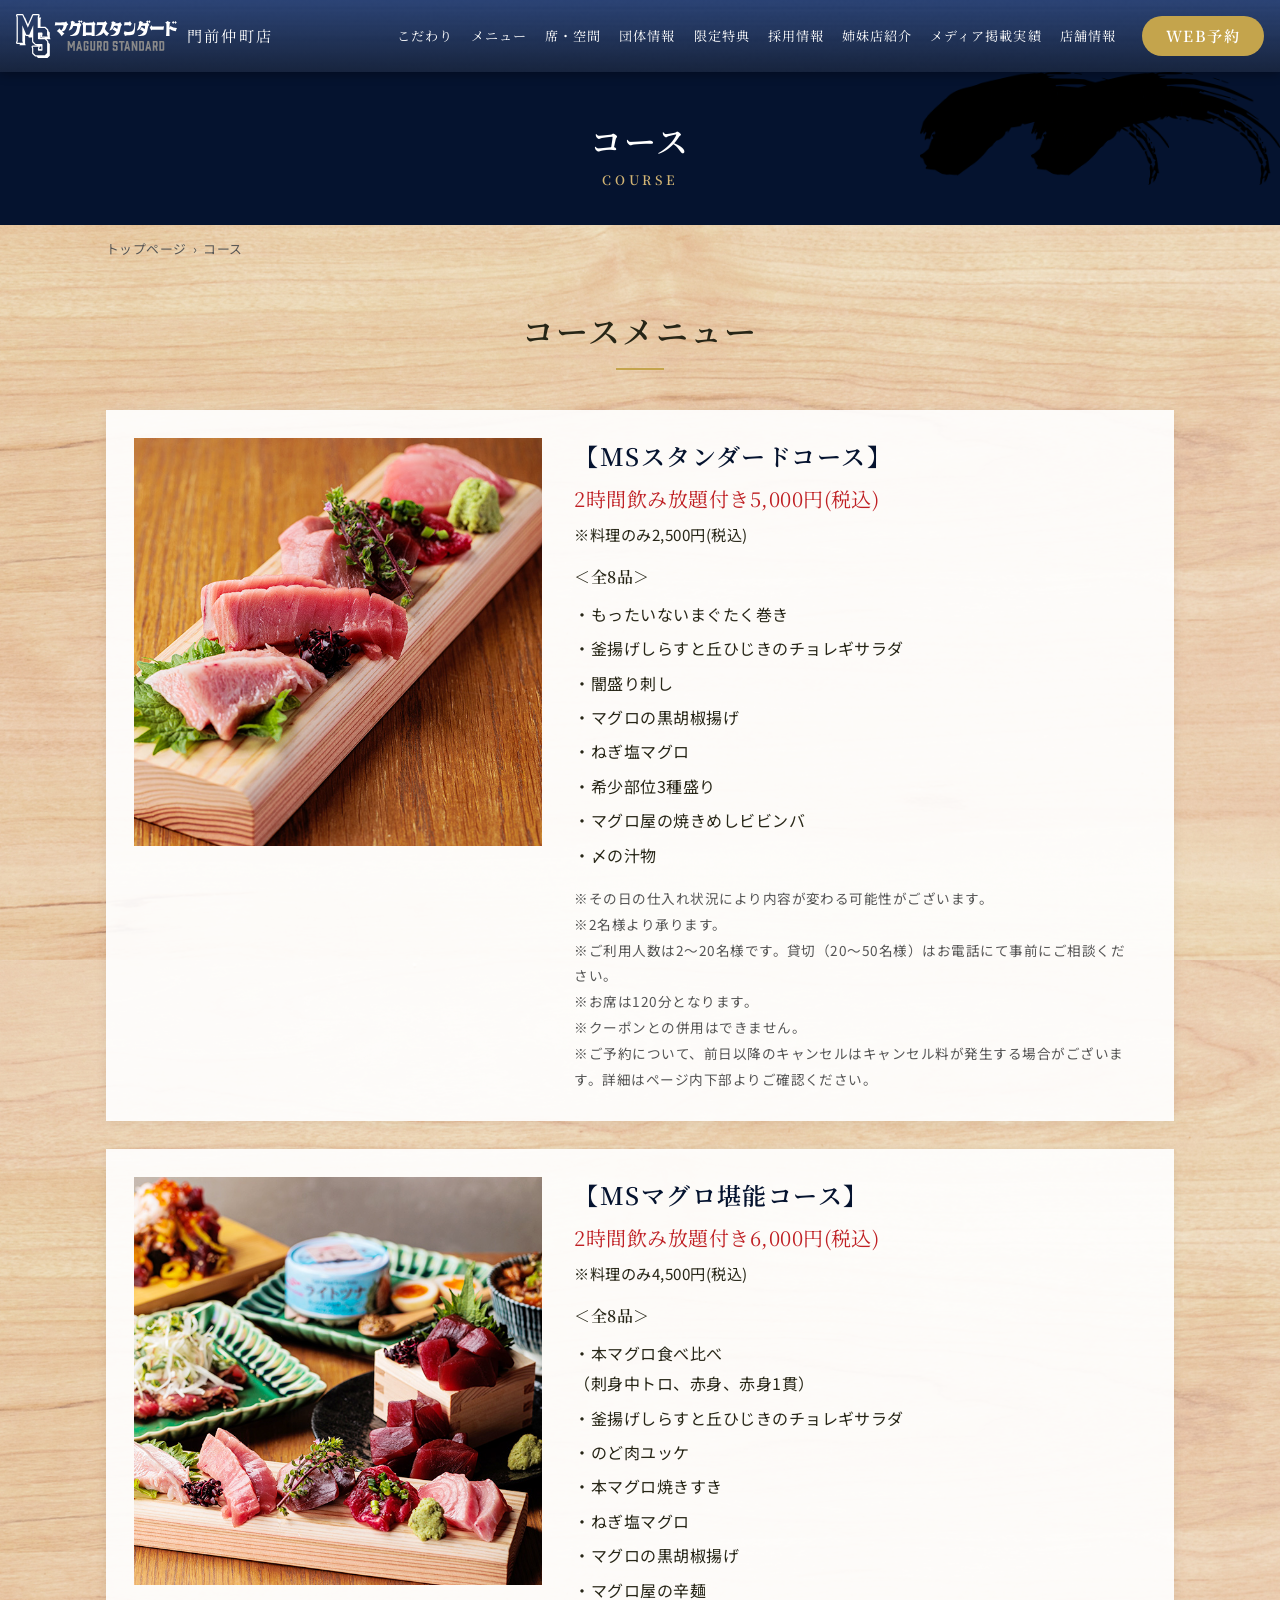
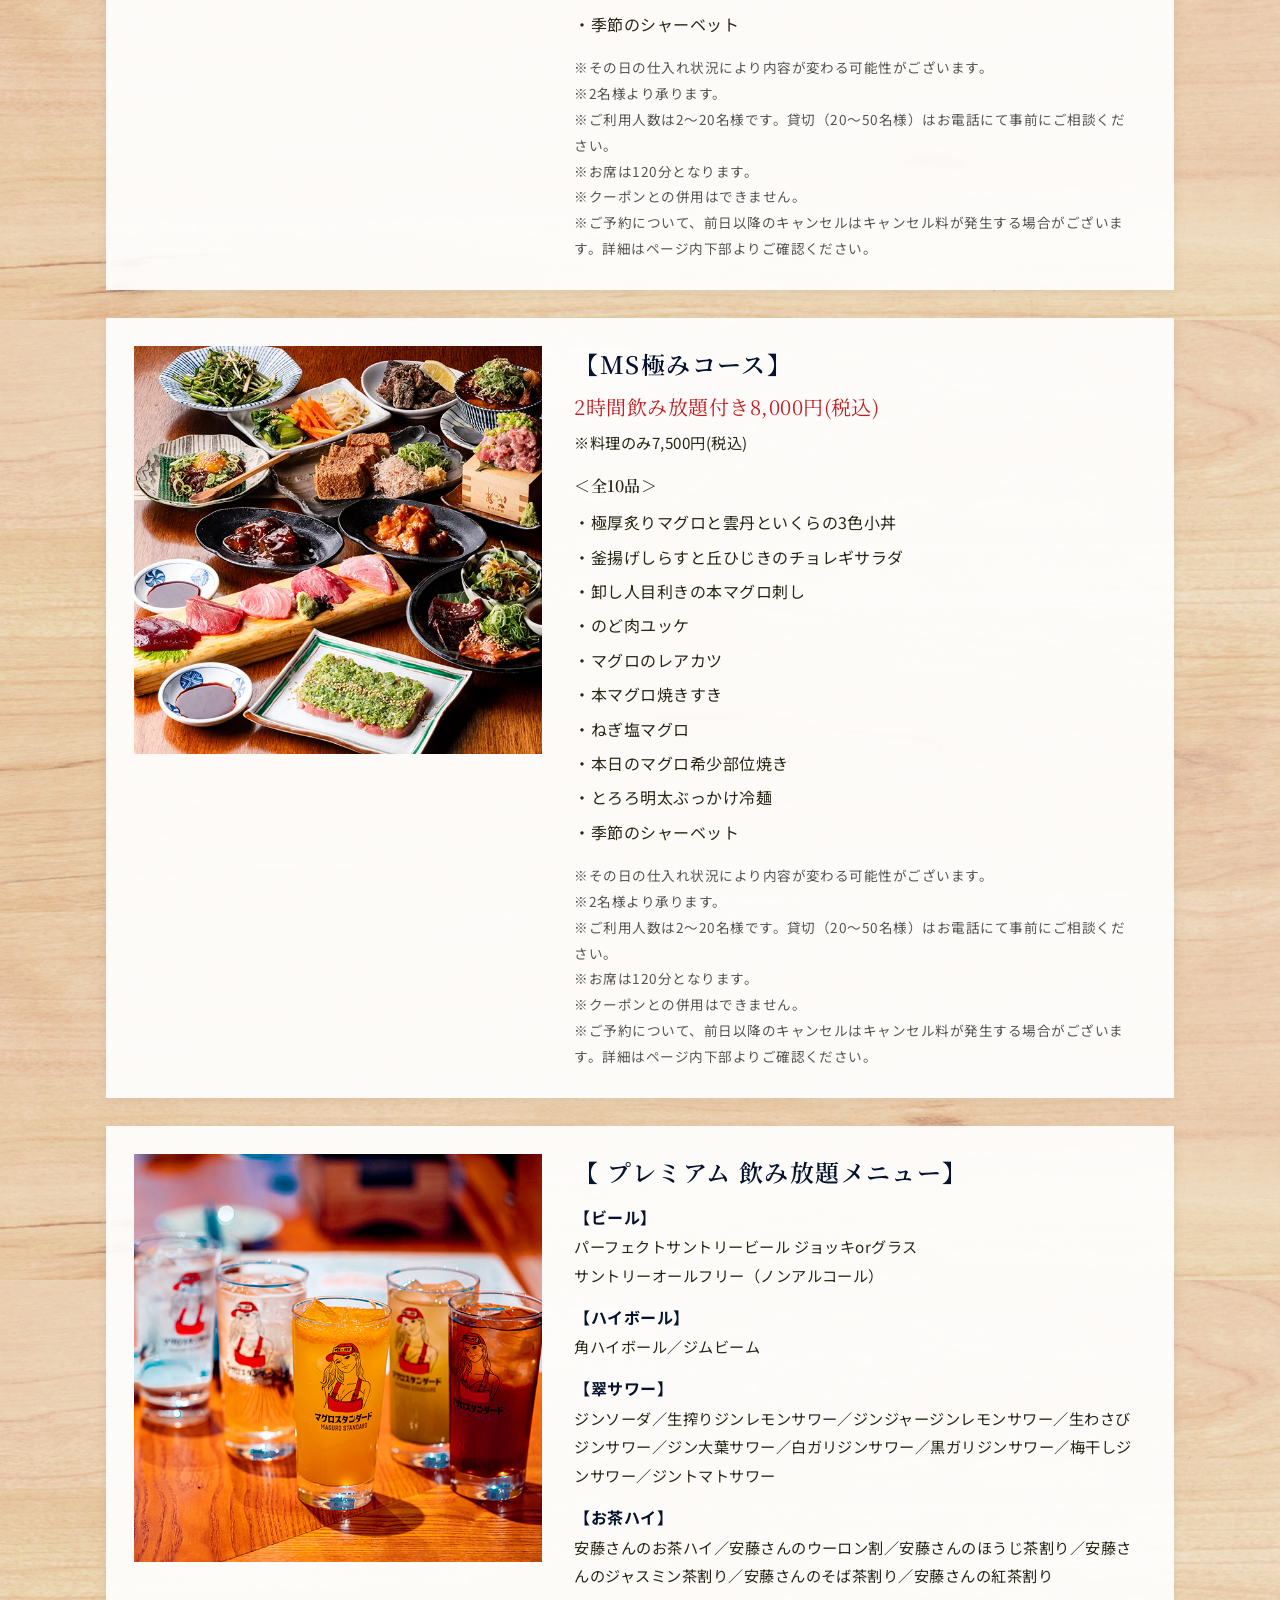
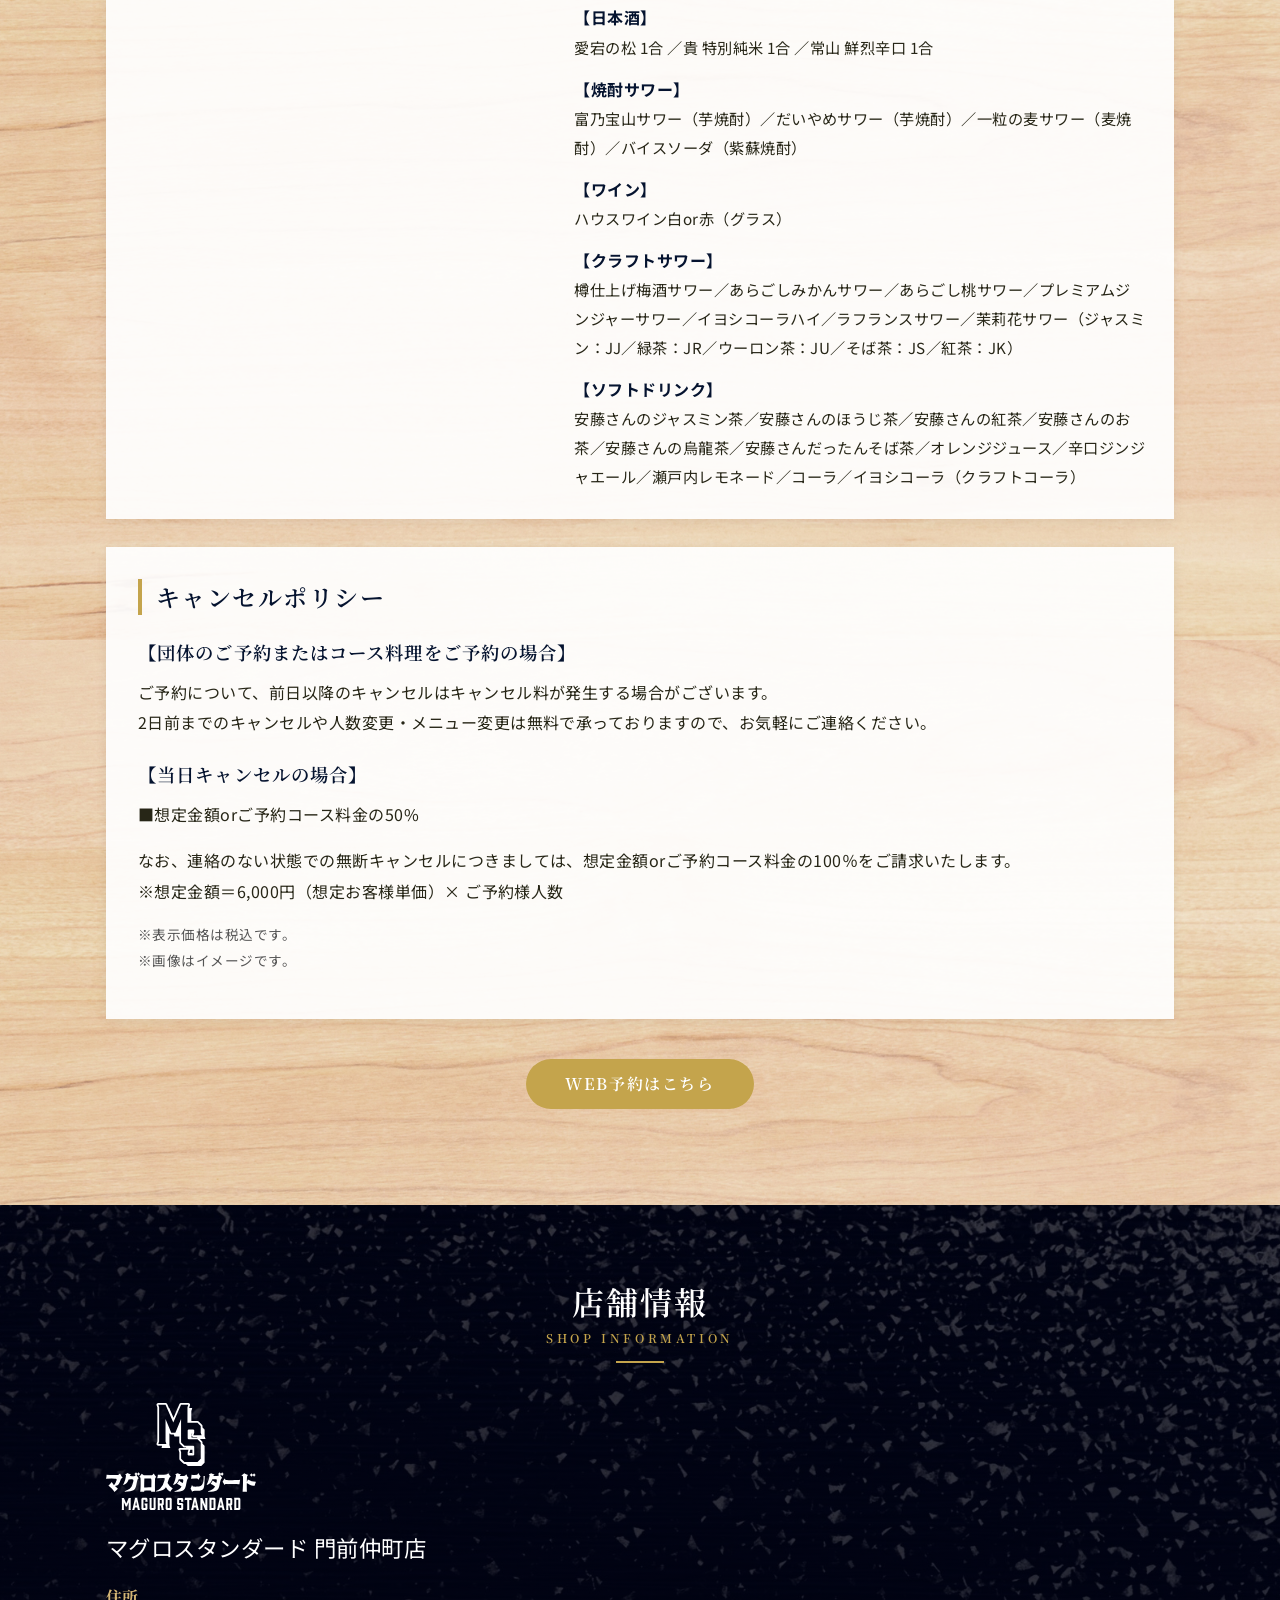
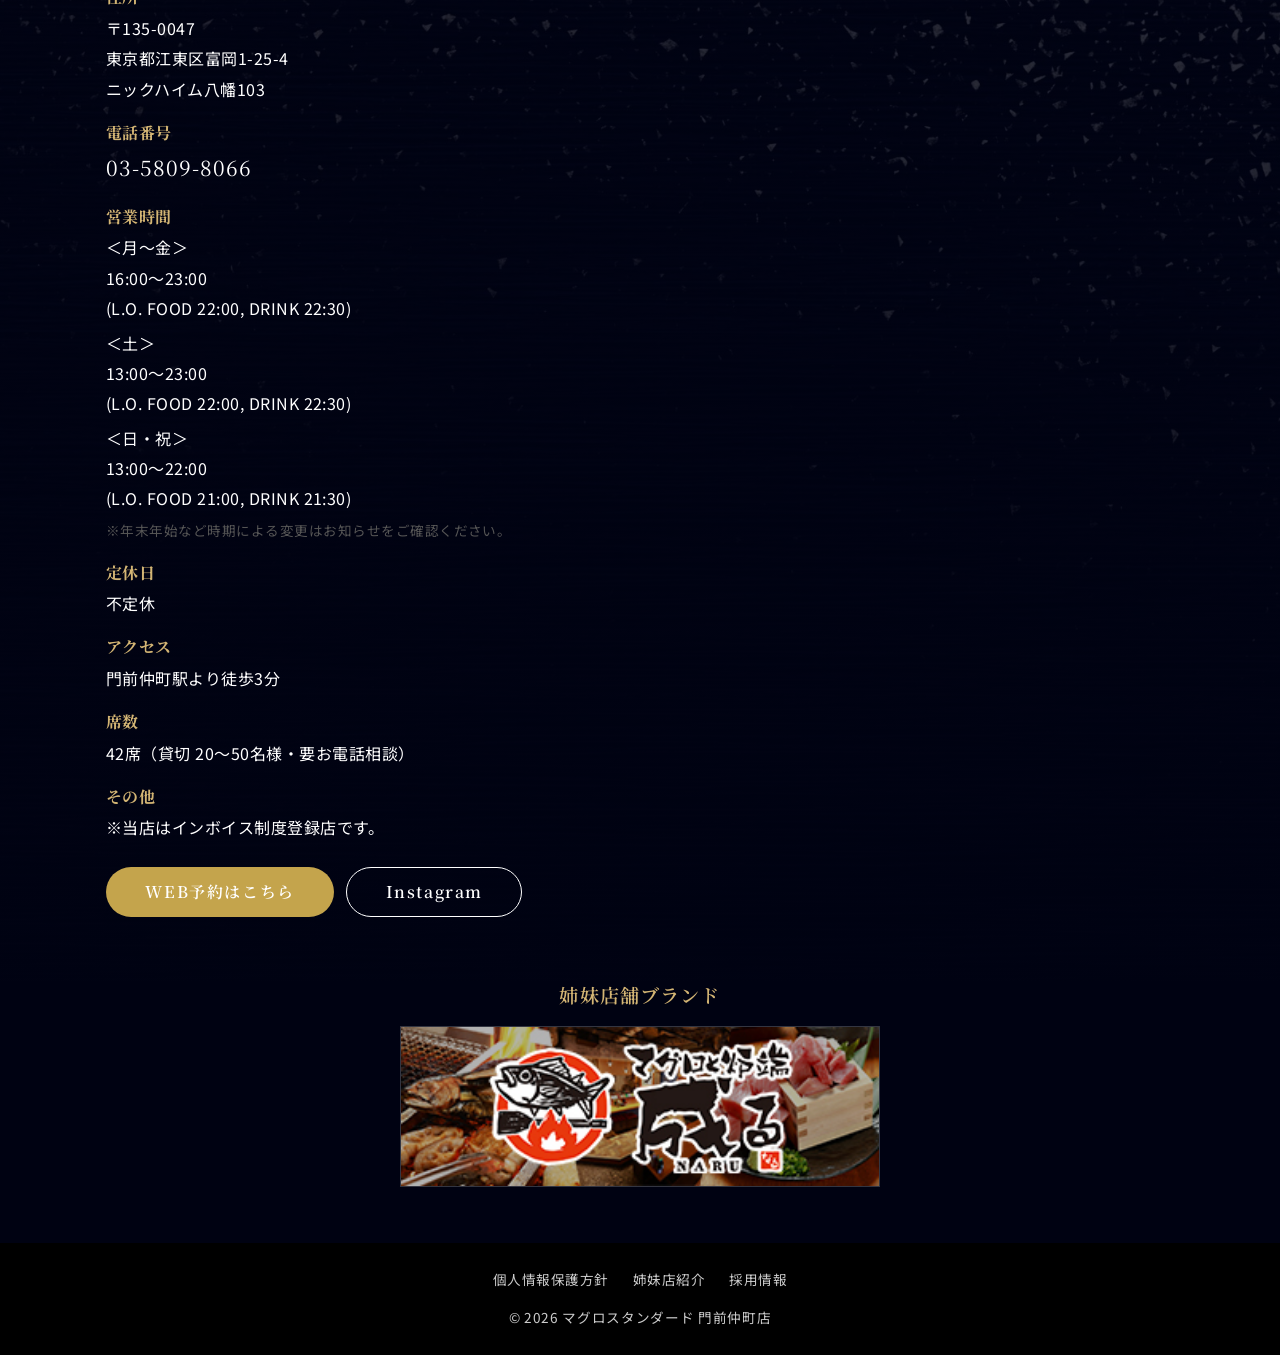
<file: course/index.html>
<!DOCTYPE html>
<html lang="ja">
<head>
  <meta charset="UTF-8">
  <meta name="viewport" content="width=device-width, initial-scale=1.0">
  <title>コース | マグロスタンダード 門前仲町店</title>
  <meta name="description" content="マグロスタンダード 門前仲町店のコースメニュー。2時間飲み放題付き5,000円(税込)～、2～20名様で承ります。貸切は20～50名様まで。">
  <meta property="og:type" content="article">
  <meta property="og:site_name" content="マグロスタンダード 門前仲町店">
  <meta property="og:title" content="コース | マグロスタンダード 門前仲町店">
  <meta property="og:description" content="マグロスタンダード 門前仲町店のコースメニュー。2時間飲み放題付き5,000円(税込)～、2～20名様で承ります。貸切は20～50名様まで。">
  <meta property="og:url" content="https://maguro-standard.com/course/">
  <meta property="og:image" content="https://maguro-standard.com/images/course-01.jpg">
  <meta property="og:locale" content="ja_JP">
  <meta name="twitter:card" content="summary_large_image">
  <link rel="icon" type="image/png" sizes="32x32" href="../images/favicon-32x32.png">
  <link rel="apple-touch-icon" sizes="180x180" href="../images/apple-touch-icon.png">
  <link rel="preconnect" href="https://fonts.googleapis.com">
  <link rel="preconnect" href="https://fonts.gstatic.com" crossorigin>
  <link href="https://fonts.googleapis.com/css2?family=Noto+Sans+JP:wght@400;500;700&family=Noto+Serif+JP:wght@500;600;700&display=swap" rel="stylesheet">
  <link rel="stylesheet" href="../css/style.css">
  <script src="../js/main.js" defer></script>
</head>
<body>
<header class="site-header">
  <div class="header-inner">
    <a class="brand" href="../">
      <img src="../images/logo.svg" alt="マグロスタンダード" width="160" height="44">
      <span class="brand-sub">門前仲町店</span>
    </a>
    <nav class="global-nav" id="global-nav" aria-label="グローバルナビゲーション">
      <ul class="nav-list">
        <li><a href="../concept/">こだわり</a></li>
        <li class="has-sub">
          <span class="nav-label">メニュー</span>
          <ul class="sub-menu">
            <li><a href="../course/">コース</a></li>
            <li><a href="../food/">お食事</a></li>
            <li><a href="../drink/">お飲み物</a></li>
          </ul>
        </li>
        <li><a href="../table/">席・空間</a></li>
        <li><a href="../group/">団体情報</a></li>
        <li><a href="../special/">限定特典</a></li>
        <li><a href="https://pay-it-forward-corporate.com/recruit/" target="_blank" rel="noopener">採用情報</a></li>
        <li><a href="../sister-store/">姉妹店紹介</a></li>
        <li><a href="../media/">メディア掲載実績</a></li>
        <li><a href="#shop-info">店舗情報</a></li>
      </ul>
      <a class="btn btn-reserve nav-reserve" href="https://yoyaku.tabelog.com/yoyaku/net_booking_form/index?rcd=13268261" target="_blank" rel="noopener">WEB予約</a>
    </nav>
    <a class="btn btn-reserve header-reserve" href="https://yoyaku.tabelog.com/yoyaku/net_booking_form/index?rcd=13268261" target="_blank" rel="noopener">WEB予約</a>
    <button class="nav-toggle" type="button" aria-controls="global-nav" aria-expanded="false">
      <span></span><span></span><span></span>
      <span class="sr-only">メニューを開く</span>
    </button>
  </div>
</header>
<main>
<div class="page-header">
  <h1>コース<span class="en">COURSE</span></h1>
</div>
<div class="container">
  <nav class="breadcrumb" aria-label="パンくずリスト">
    <ol>
      <li><a href="../">トップページ</a></li><li>コース</li>
    </ol>
  </nav>
</div>

  <div class="page-body">
    <div class="container">
      <h2 class="section-title">コースメニュー</h2>

<section class="course">
  <div class="course-img"><img src="../images/course-01.jpg" alt="MSスタンダードコース" loading="lazy"></div>
  <div class="course-body">
    <h2>【MSスタンダードコース】</h2>
    <p class="price">2時間飲み放題付き5,000円(税込)</p>
    <p class="sub-price">※料理のみ2,500円(税込)</p>
    <p class="count">＜全8品＞</p>
    <ul class="items">
      <li>もったいないまぐたく巻き</li>
      <li>釜揚げしらすと丘ひじきのチョレギサラダ</li>
      <li>闇盛り刺し</li>
      <li>マグロの黒胡椒揚げ</li>
      <li>ねぎ塩マグロ</li>
      <li>希少部位3種盛り</li>
      <li>マグロ屋の焼きめしビビンバ</li>
      <li>〆の汁物</li>
    </ul>
<div class="notes">
      <p>※その日の仕入れ状況により内容が変わる可能性がございます。</p>
      <p>※2名様より承ります。</p>
      <p>※ご利用人数は2～20名様です。貸切（20～50名様）はお電話にて事前にご相談ください。</p>
      <p>※お席は120分となります。</p>
      <p>※クーポンとの併用はできません。</p>
      <p>※ご予約について、前日以降のキャンセルはキャンセル料が発生する場合がございます。詳細はページ内下部よりご確認ください。</p>
    </div>
  </div>
</section>

<section class="course">
  <div class="course-img"><img src="../images/course-02.jpg" alt="MSマグロ堪能コース" loading="lazy"></div>
  <div class="course-body">
    <h2>【MSマグロ堪能コース】</h2>
    <p class="price">2時間飲み放題付き6,000円(税込)</p>
    <p class="sub-price">※料理のみ4,500円(税込)</p>
    <p class="count">＜全8品＞</p>
    <ul class="items">
      <li>本マグロ食べ比べ<br>（刺身中トロ、赤身、赤身1貫）</li>
      <li>釜揚げしらすと丘ひじきのチョレギサラダ</li>
      <li>のど肉ユッケ</li>
      <li>本マグロ焼きすき</li>
      <li>ねぎ塩マグロ</li>
      <li>マグロの黒胡椒揚げ</li>
      <li>マグロ屋の辛麺</li>
      <li>季節のシャーベット</li>
    </ul>
<div class="notes">
      <p>※その日の仕入れ状況により内容が変わる可能性がございます。</p>
      <p>※2名様より承ります。</p>
      <p>※ご利用人数は2～20名様です。貸切（20～50名様）はお電話にて事前にご相談ください。</p>
      <p>※お席は120分となります。</p>
      <p>※クーポンとの併用はできません。</p>
      <p>※ご予約について、前日以降のキャンセルはキャンセル料が発生する場合がございます。詳細はページ内下部よりご確認ください。</p>
    </div>
  </div>
</section>

<section class="course">
  <div class="course-img"><img src="../images/course-03.webp" alt="MS極みコース" loading="lazy"></div>
  <div class="course-body">
    <h2>【MS極みコース】</h2>
    <p class="price">2時間飲み放題付き8,000円(税込)</p>
    <p class="sub-price">※料理のみ7,500円(税込)</p>
    <p class="count">＜全10品＞</p>
    <ul class="items">
      <li>極厚炙りマグロと雲丹といくらの3色小丼</li>
      <li>釜揚げしらすと丘ひじきのチョレギサラダ</li>
      <li>卸し人目利きの本マグロ刺し</li>
      <li>のど肉ユッケ</li>
      <li>マグロのレアカツ</li>
      <li>本マグロ焼きすき</li>
      <li>ねぎ塩マグロ</li>
      <li>本日のマグロ希少部位焼き</li>
      <li>とろろ明太ぶっかけ冷麺</li>
      <li>季節のシャーベット</li>
    </ul>
<div class="notes">
      <p>※その日の仕入れ状況により内容が変わる可能性がございます。</p>
      <p>※2名様より承ります。</p>
      <p>※ご利用人数は2～20名様です。貸切（20～50名様）はお電話にて事前にご相談ください。</p>
      <p>※お席は120分となります。</p>
      <p>※クーポンとの併用はできません。</p>
      <p>※ご予約について、前日以降のキャンセルはキャンセル料が発生する場合がございます。詳細はページ内下部よりご確認ください。</p>
    </div>
  </div>
</section>


      <section class="course drink-plan">
        <div class="course-img"><img src="../images/course-04.jpg" alt="飲み放題メニュー" loading="lazy"></div>
        <div class="course-body">
          <h2>【 プレミアム 飲み放題メニュー】</h2>
          <dl>
            <dt>【ビール】</dt>
            <dd>パーフェクトサントリービール ジョッキorグラス<br>サントリーオールフリー（ノンアルコール）</dd>
            <dt>【ハイボール】</dt>
            <dd>角ハイボール／ジムビーム</dd>
            <dt>【翠サワー】</dt>
            <dd>ジンソーダ／生搾りジンレモンサワー／ジンジャージンレモンサワー／生わさびジンサワー／ジン大葉サワー／白ガリジンサワー／黒ガリジンサワー／梅干しジンサワー／ジントマトサワー</dd>
            <dt>【お茶ハイ】</dt>
            <dd>安藤さんのお茶ハイ／安藤さんのウーロン割／安藤さんのほうじ茶割り／安藤さんのジャスミン茶割り／安藤さんのそば茶割り／安藤さんの紅茶割り</dd>
            <dt>【日本酒】</dt>
            <dd>愛宕の松 1合 ／貴 特別純米 1合 ／常山 鮮烈辛口 1合</dd>
            <dt>【焼酎サワー】</dt>
            <dd>富乃宝山サワー（芋焼酎）／だいやめサワー（芋焼酎）／一粒の麦サワー（麦焼酎）／バイスソーダ（紫蘇焼酎）</dd>
            <dt>【ワイン】</dt>
            <dd>ハウスワイン白or赤（グラス）</dd>
            <dt>【クラフトサワー】</dt>
            <dd>樽仕上げ梅酒サワー／あらごしみかんサワー／あらごし桃サワー／プレミアムジンジャーサワー／イヨシコーラハイ／ラフランスサワー／茉莉花サワー（ジャスミン：JJ／緑茶：JR／ウーロン茶：JU／そば茶：JS／紅茶：JK）</dd>
            <dt>【ソフトドリンク】</dt>
            <dd>安藤さんのジャスミン茶／安藤さんのほうじ茶／安藤さんの紅茶／安藤さんのお茶／安藤さんの烏龍茶／安藤さんだったんそば茶／オレンジジュース／辛口ジンジャエール／瀬戸内レモネード／コーラ／イヨシコーラ（クラフトコーラ）</dd>
          </dl>
        </div>
      </section>

      <section class="card" id="cancel-policy">
        <h2>キャンセルポリシー</h2>
        <h3>【団体のご予約またはコース料理をご予約の場合】</h3>
        <p>ご予約について、前日以降のキャンセルはキャンセル料が発生する場合がございます。<br>2日前までのキャンセルや人数変更・メニュー変更は無料で承っておりますので、お気軽にご連絡ください。</p>
        <h3>【当日キャンセルの場合】</h3>
        <p>■想定金額orご予約コース料金の50%</p>
        <p>なお、連絡のない状態での無断キャンセルにつきましては、想定金額orご予約コース料金の100％をご請求いたします。<br>※想定金額＝6,000円（想定お客様単価）× ご予約様人数</p>
        <p class="note">※表示価格は税込です。<br>※画像はイメージです。</p>
      </section>

      <p style="text-align:center;margin-top:40px"><a class="btn btn-gold" href="https://yoyaku.tabelog.com/yoyaku/net_booking_form/index?rcd=13268261" target="_blank" rel="noopener">WEB予約はこちら</a></p>
    </div>
  </div>
</main>
<section class="shop-info" id="shop-info">
  <div class="container">
    <h2 class="section-title">店舗情報<span class="en">SHOP INFORMATION</span></h2>
    <div class="shop-grid">
      <div class="shop-detail">
        <img class="shop-logo" src="../images/logo-footer.svg" alt="マグロスタンダード" width="150" height="60">
        <p class="shop-name">マグロスタンダード 門前仲町店</p>
        <dl>
          <dt>住所</dt>
          <dd>
            <p>〒135-0047<br>東京都江東区富岡1-25-4<br>ニックハイム八幡103</p>
          </dd>
          <dt>電話番号</dt>
          <dd><a class="tel" href="tel:03-5809-8066">03-5809-8066</a></dd>
          <dt>営業時間</dt>
          <dd>
            <p>＜月～金＞<br>16:00～23:00<br>(L.O. FOOD 22:00, DRINK 22:30)</p>
            <p>＜土＞<br>13:00～23:00<br>(L.O. FOOD 22:00, DRINK 22:30)</p>
            <p>＜日・祝＞<br>13:00～22:00<br>(L.O. FOOD 21:00, DRINK 21:30)</p>
            <p class="note">※年末年始など時期による変更は<a href="../information/">お知らせ</a>をご確認ください。</p>
          </dd>
          <dt>定休日</dt>
          <dd><p>不定休</p></dd>
          <dt>アクセス</dt>
          <dd><p>門前仲町駅より徒歩3分</p></dd>
          <dt>席数</dt>
          <dd><p>42席（貸切 20～50名様・要お電話相談）</p></dd>
          <dt>その他</dt>
          <dd><p>※当店はインボイス制度登録店です。</p></dd>
        </dl>
        <div class="shop-actions">
          <a class="btn btn-gold" href="https://yoyaku.tabelog.com/yoyaku/net_booking_form/index?rcd=13268261" target="_blank" rel="noopener">WEB予約はこちら</a>
          <a class="btn btn-outline" href="https://www.instagram.com/magurostandard/" target="_blank" rel="noopener">Instagram</a>
        </div>
      </div>
      <div class="shop-map" id="footer_map">
        <iframe src="https://www.google.com/maps?q=%E6%9D%B1%E4%BA%AC%E9%83%BD%E6%B1%9F%E6%9D%B1%E5%8C%BA%E5%AF%8C%E5%B2%A11-25-4%20%E3%83%8B%E3%83%83%E3%82%AF%E3%83%8F%E3%82%A4%E3%83%A0%E5%85%AB%E5%B9%A1103&output=embed" title="マグロスタンダード 門前仲町店 の地図" loading="lazy" referrerpolicy="no-referrer-when-downgrade" allowfullscreen></iframe>
      </div>
    </div>
  </div>
</section>
<section class="sister-banner">
  <h2>姉妹店舗ブランド</h2>
  <a href="https://maguro-robata-naru.com/" target="_blank" rel="noopener">
    <img src="../images/naru-banner.jpg" alt="マグロと炉端 成る" width="480" height="140">
  </a>
</section>
<footer class="site-footer">
  <ul class="footer-links">
    <li><a href="../privacy/">個人情報保護方針</a></li>
    <li><a href="../sister-store/">姉妹店紹介</a></li>
    <li><a href="https://pay-it-forward-corporate.com/recruit/" target="_blank" rel="noopener">採用情報</a></li>
  </ul>
  <p class="copyright">&copy; 2026 マグロスタンダード 門前仲町店</p>
</footer>
<button class="pagetop" type="button" aria-label="ページ上部へ戻る">&#9650;</button>
<nav class="bottom-bar" aria-label="スマートフォン用メニュー">
  <a href="tel:03-5809-8066">
    <svg viewBox="0 0 24 24" aria-hidden="true"><path d="M6.6 10.8a15.1 15.1 0 0 0 6.6 6.6l2.2-2.2a1 1 0 0 1 1-.25 11.4 11.4 0 0 0 3.6.57 1 1 0 0 1 1 1V20a1 1 0 0 1-1 1A17 17 0 0 1 3 4a1 1 0 0 1 1-1h3.5a1 1 0 0 1 1 1c0 1.25.2 2.45.57 3.57a1 1 0 0 1-.25 1z"/></svg>
    電話
  </a>
  <a href="#shop-info">
    <svg viewBox="0 0 24 24" aria-hidden="true"><path d="M12 2a7 7 0 0 0-7 7c0 5.25 7 13 7 13s7-7.75 7-13a7 7 0 0 0-7-7zm0 9.5A2.5 2.5 0 1 1 12 6.5a2.5 2.5 0 0 1 0 5z"/></svg>
    地図
  </a>
  <a href="https://yoyaku.tabelog.com/yoyaku/net_booking_form/index?rcd=13268261" target="_blank" rel="noopener">
    <svg viewBox="0 0 24 24" aria-hidden="true"><path d="M19 4h-1V2h-2v2H8V2H6v2H5a2 2 0 0 0-2 2v14a2 2 0 0 0 2 2h14a2 2 0 0 0 2-2V6a2 2 0 0 0-2-2zm0 16H5V9h14v11zM7 11h5v5H7z"/></svg>
    WEB予約
  </a>
</nav>
</body>
</html>
</file>
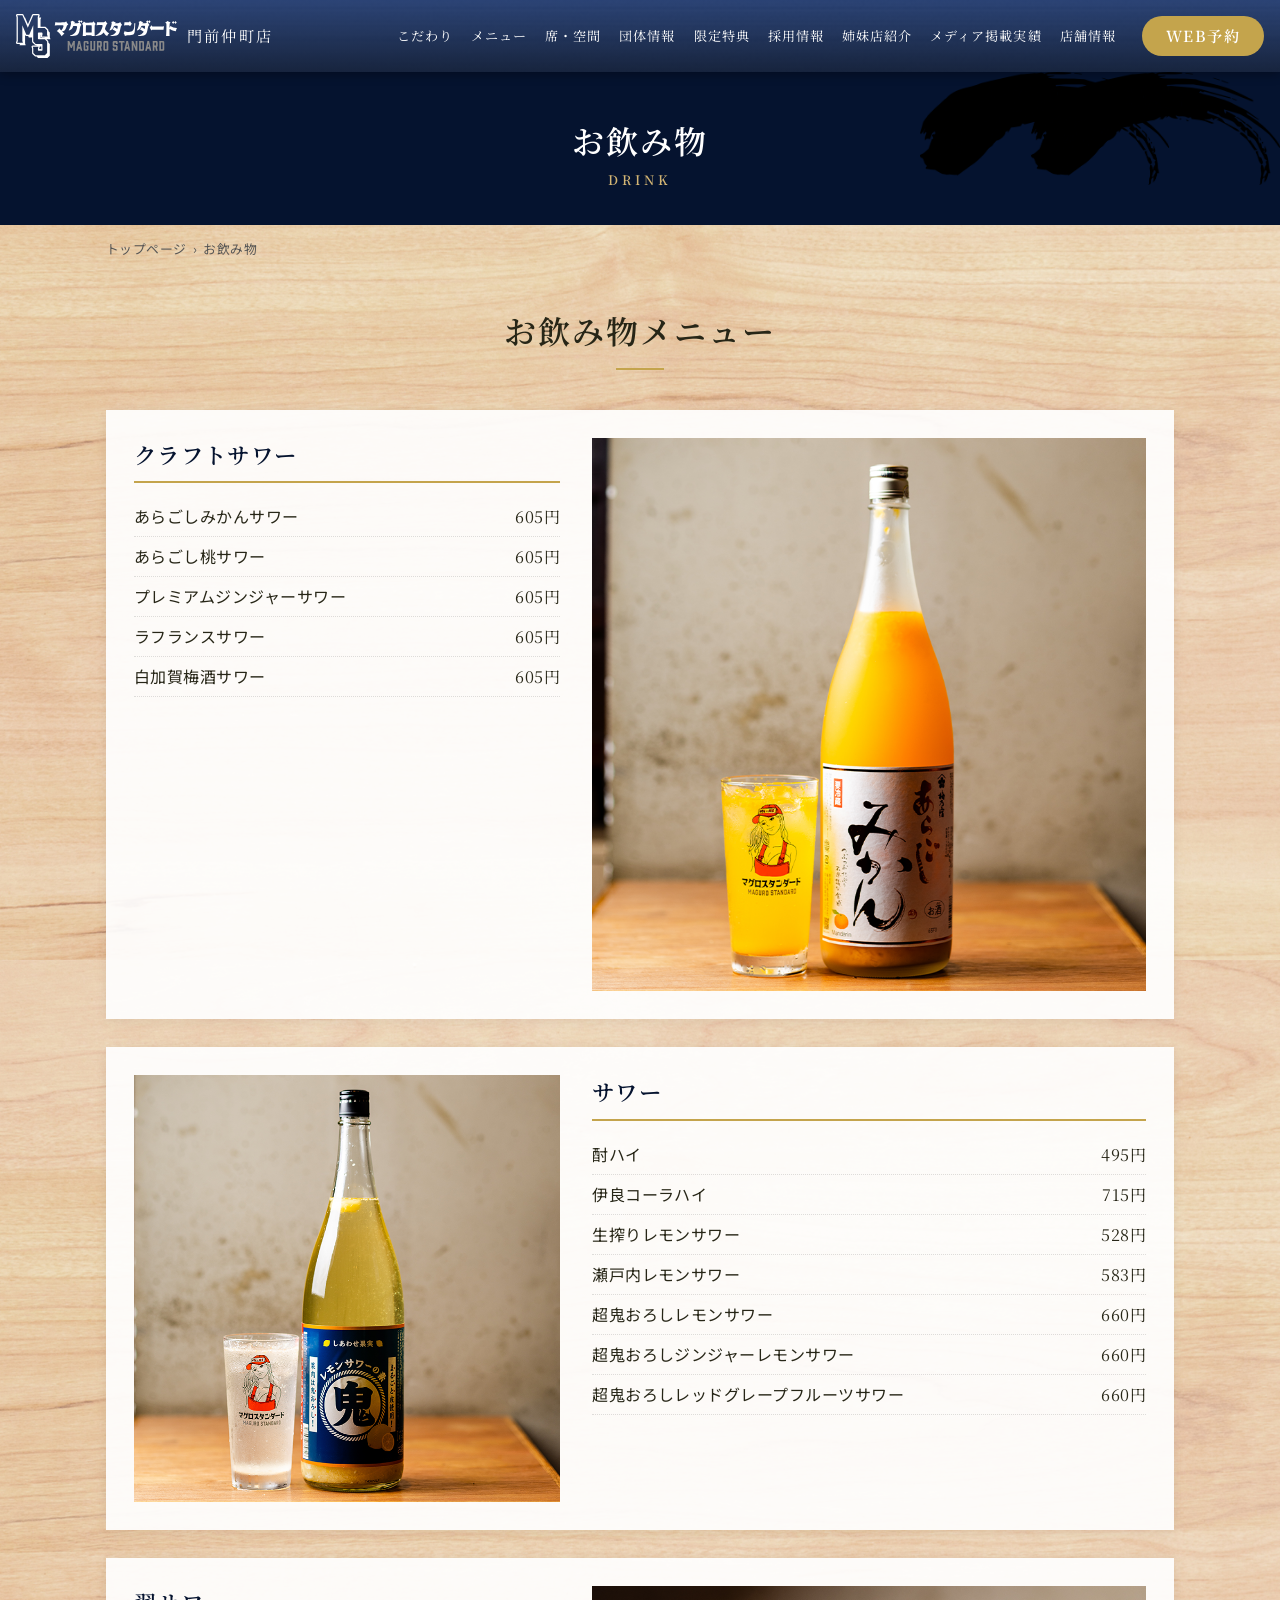
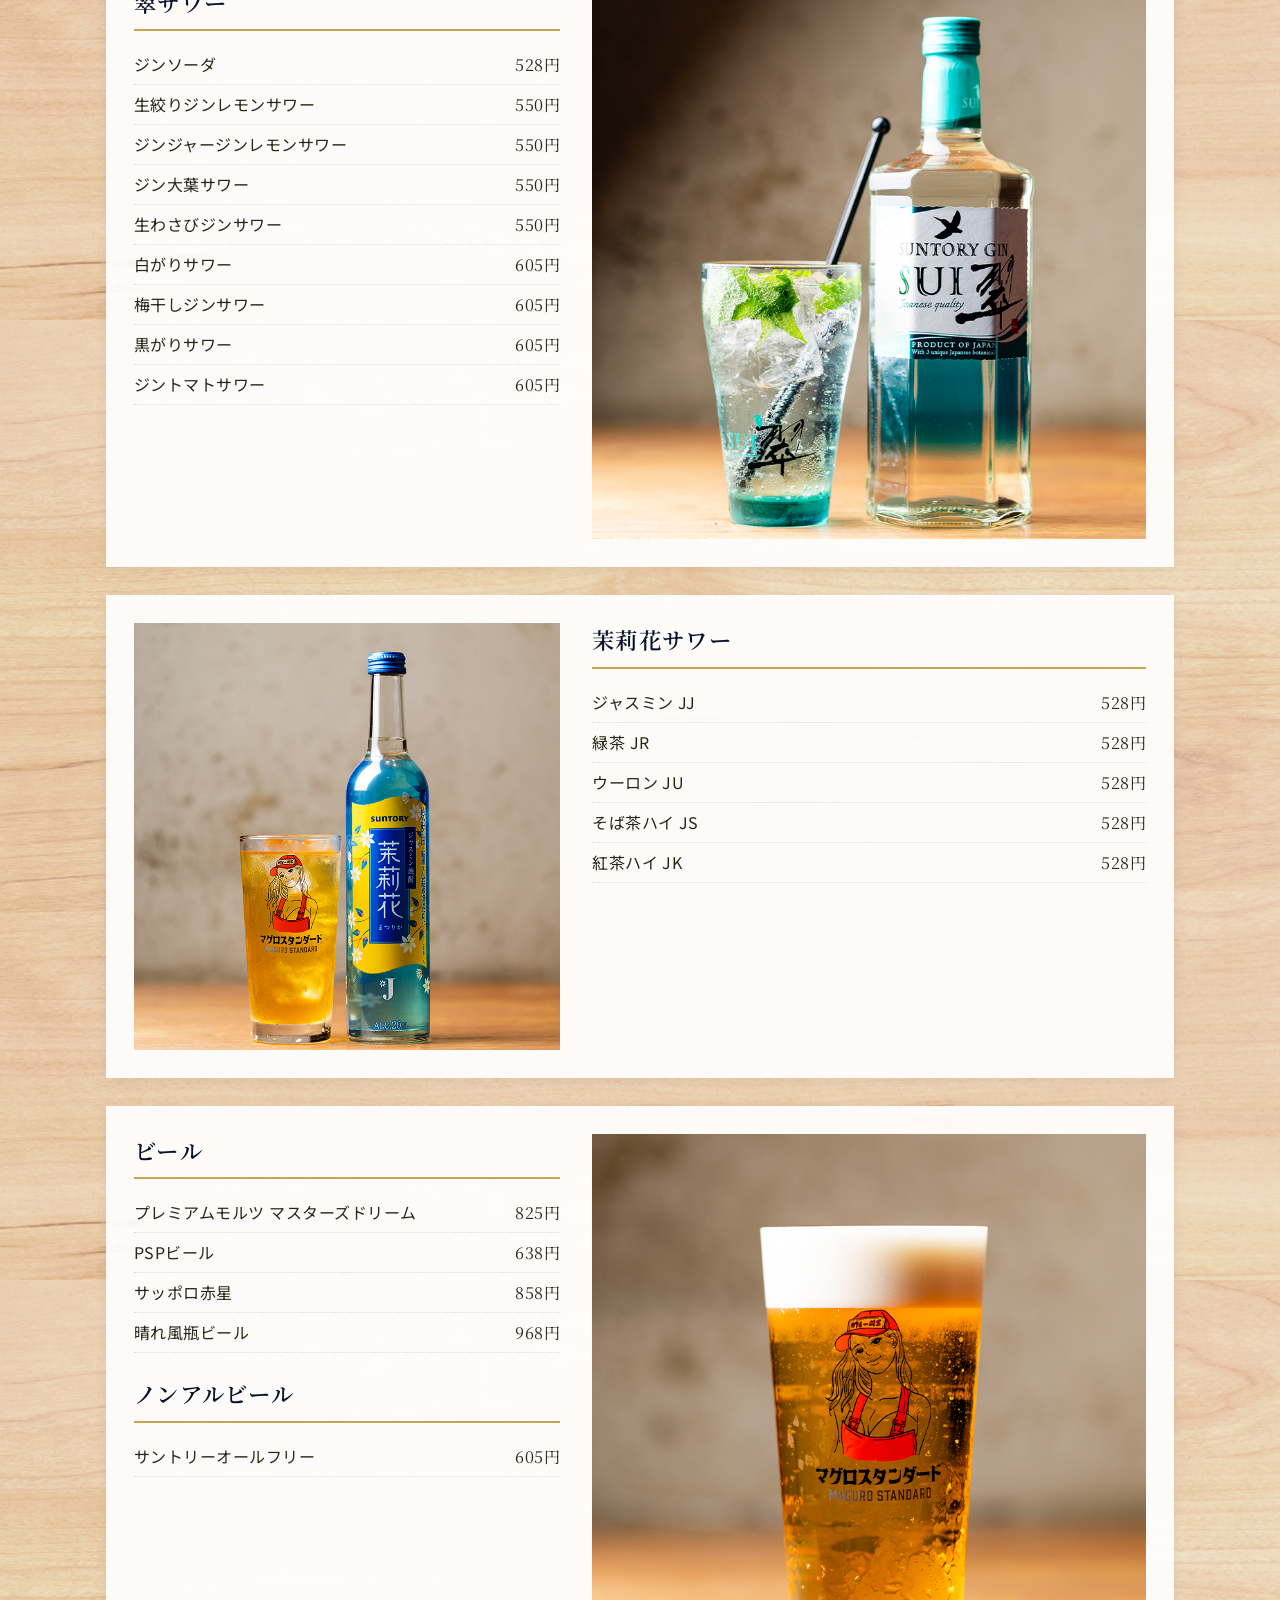
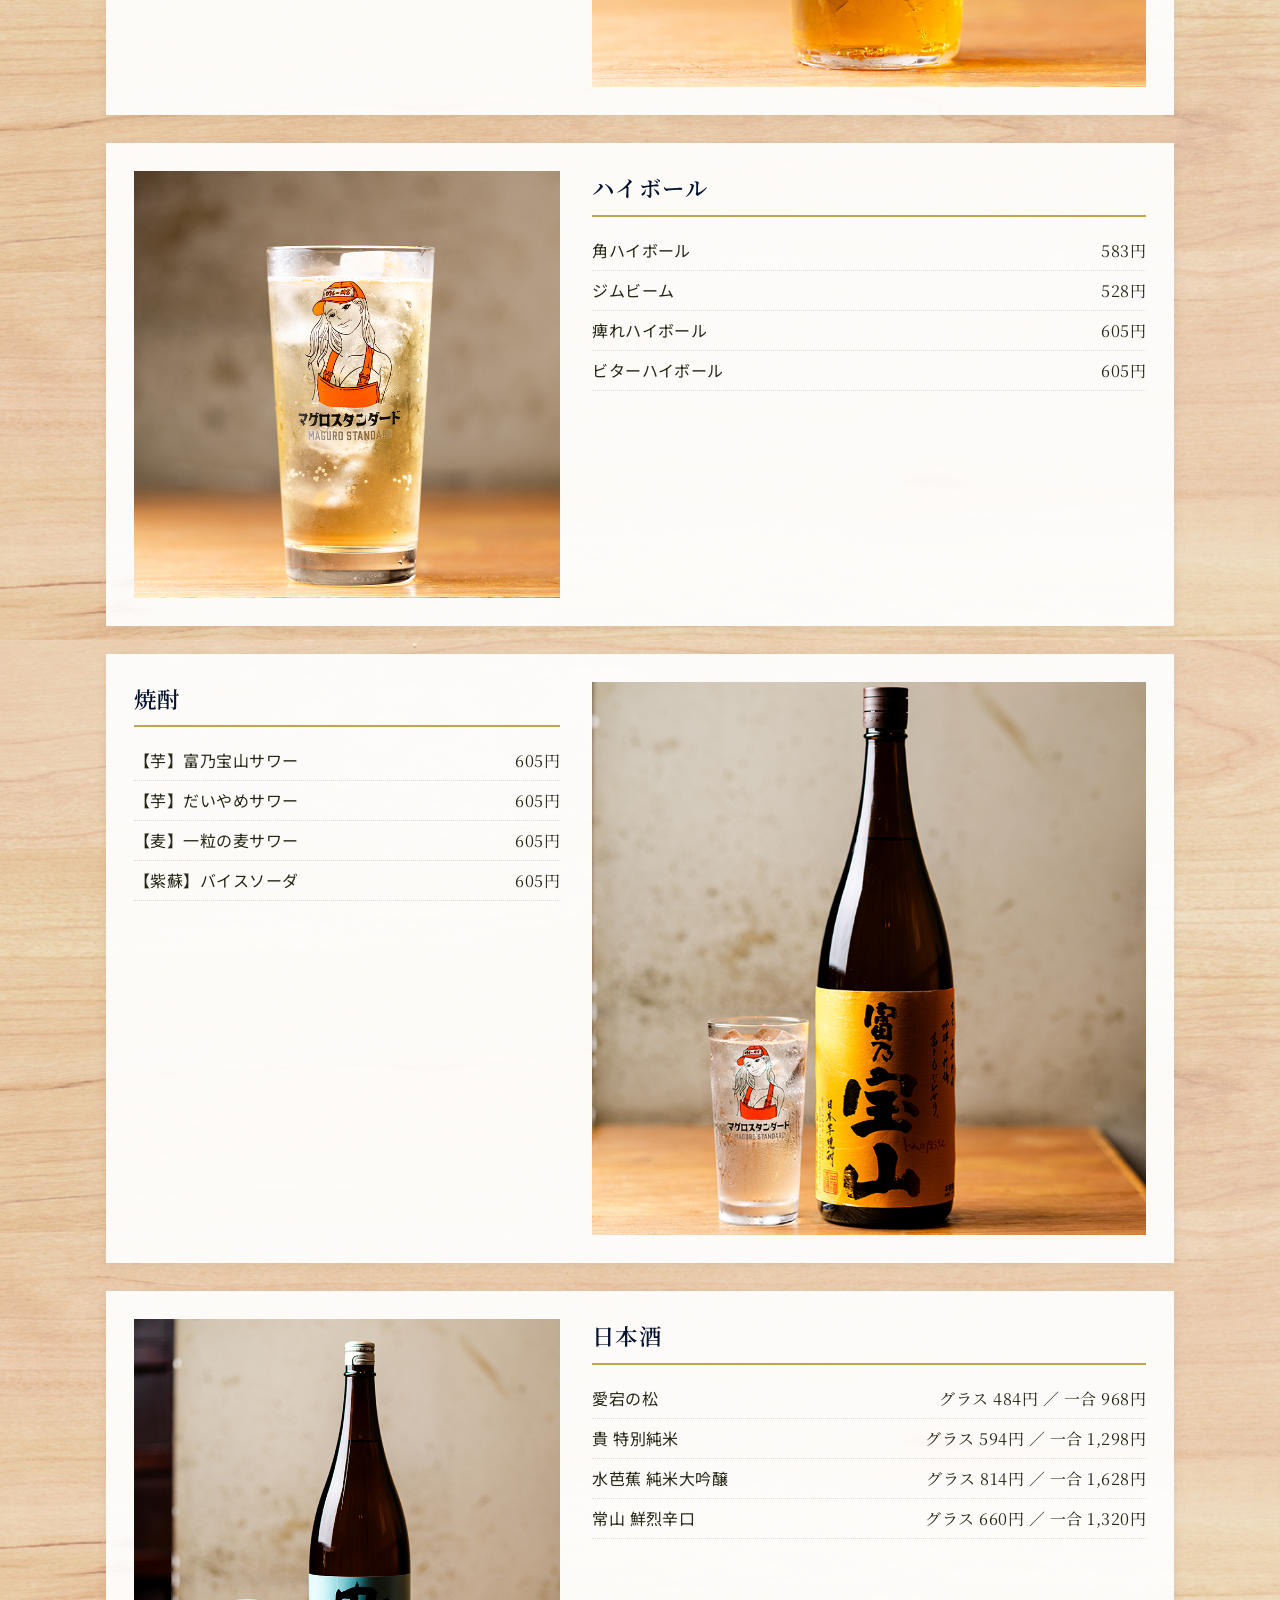
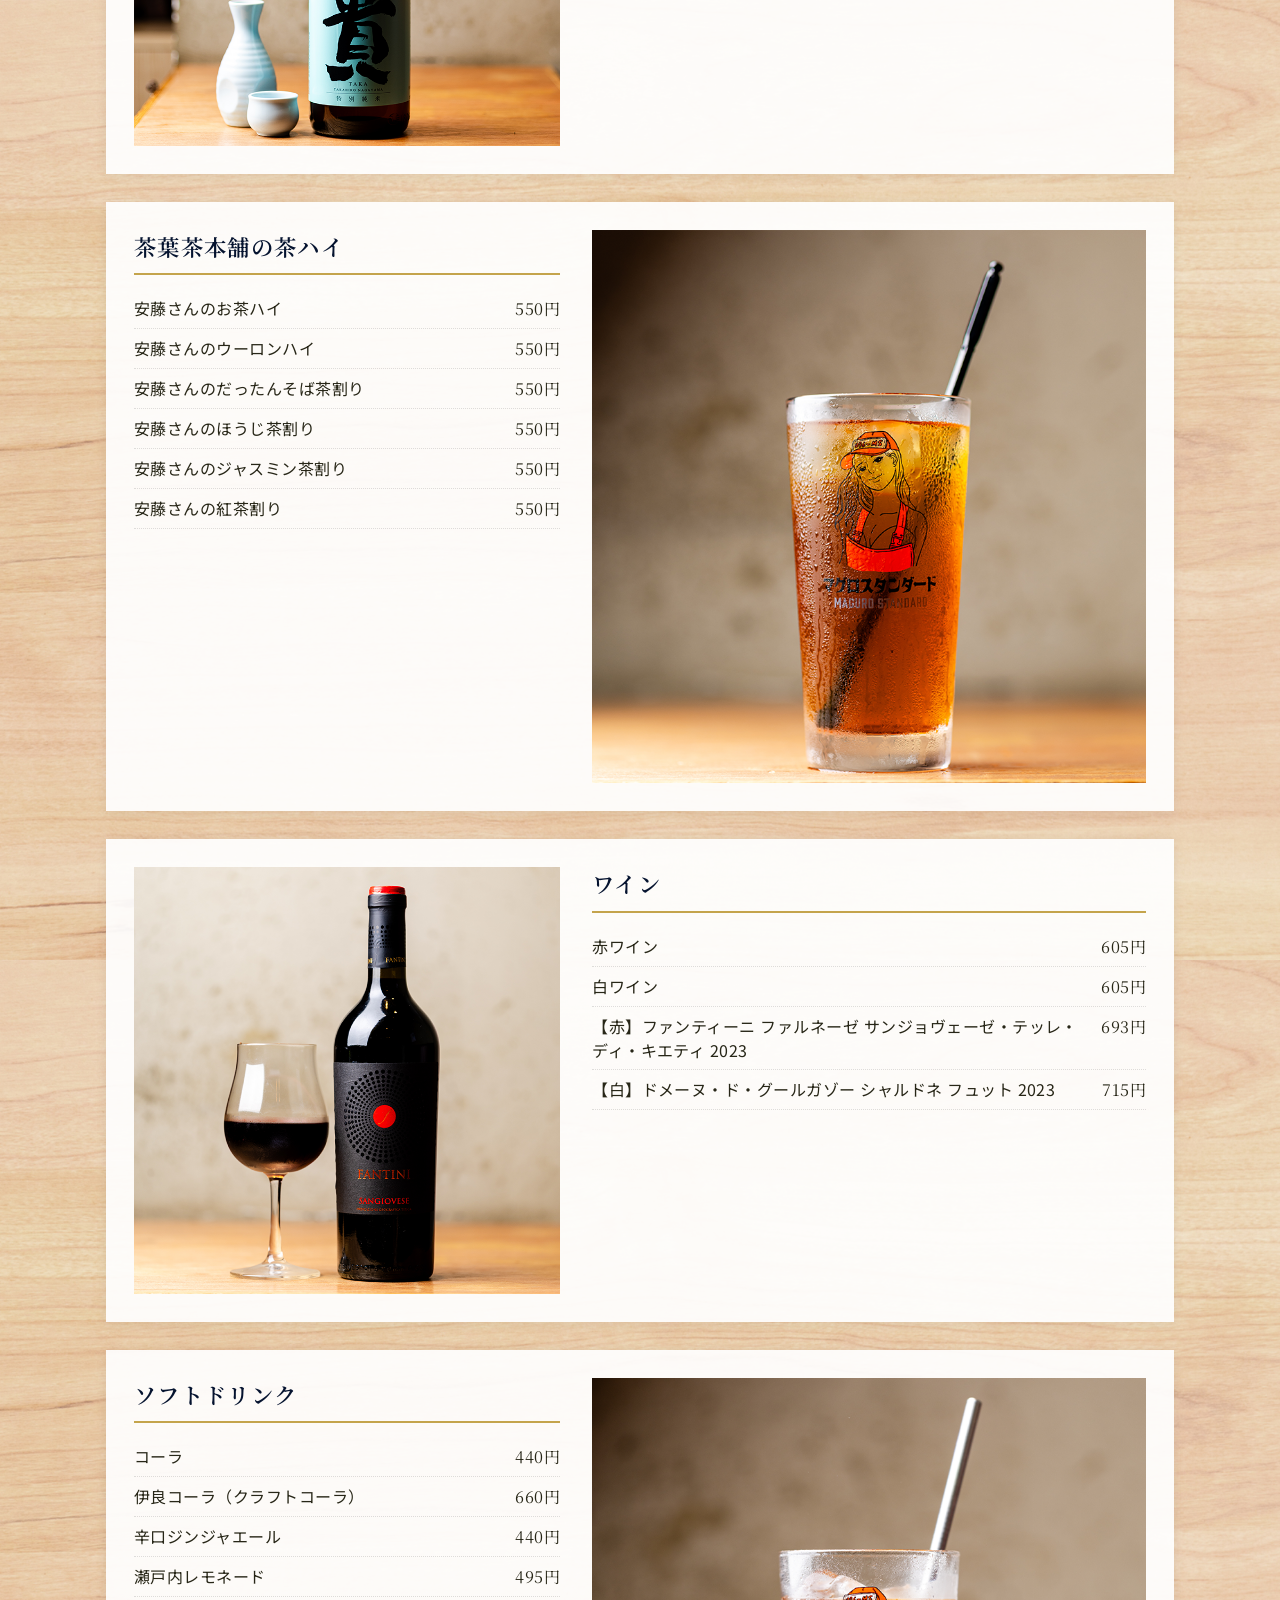
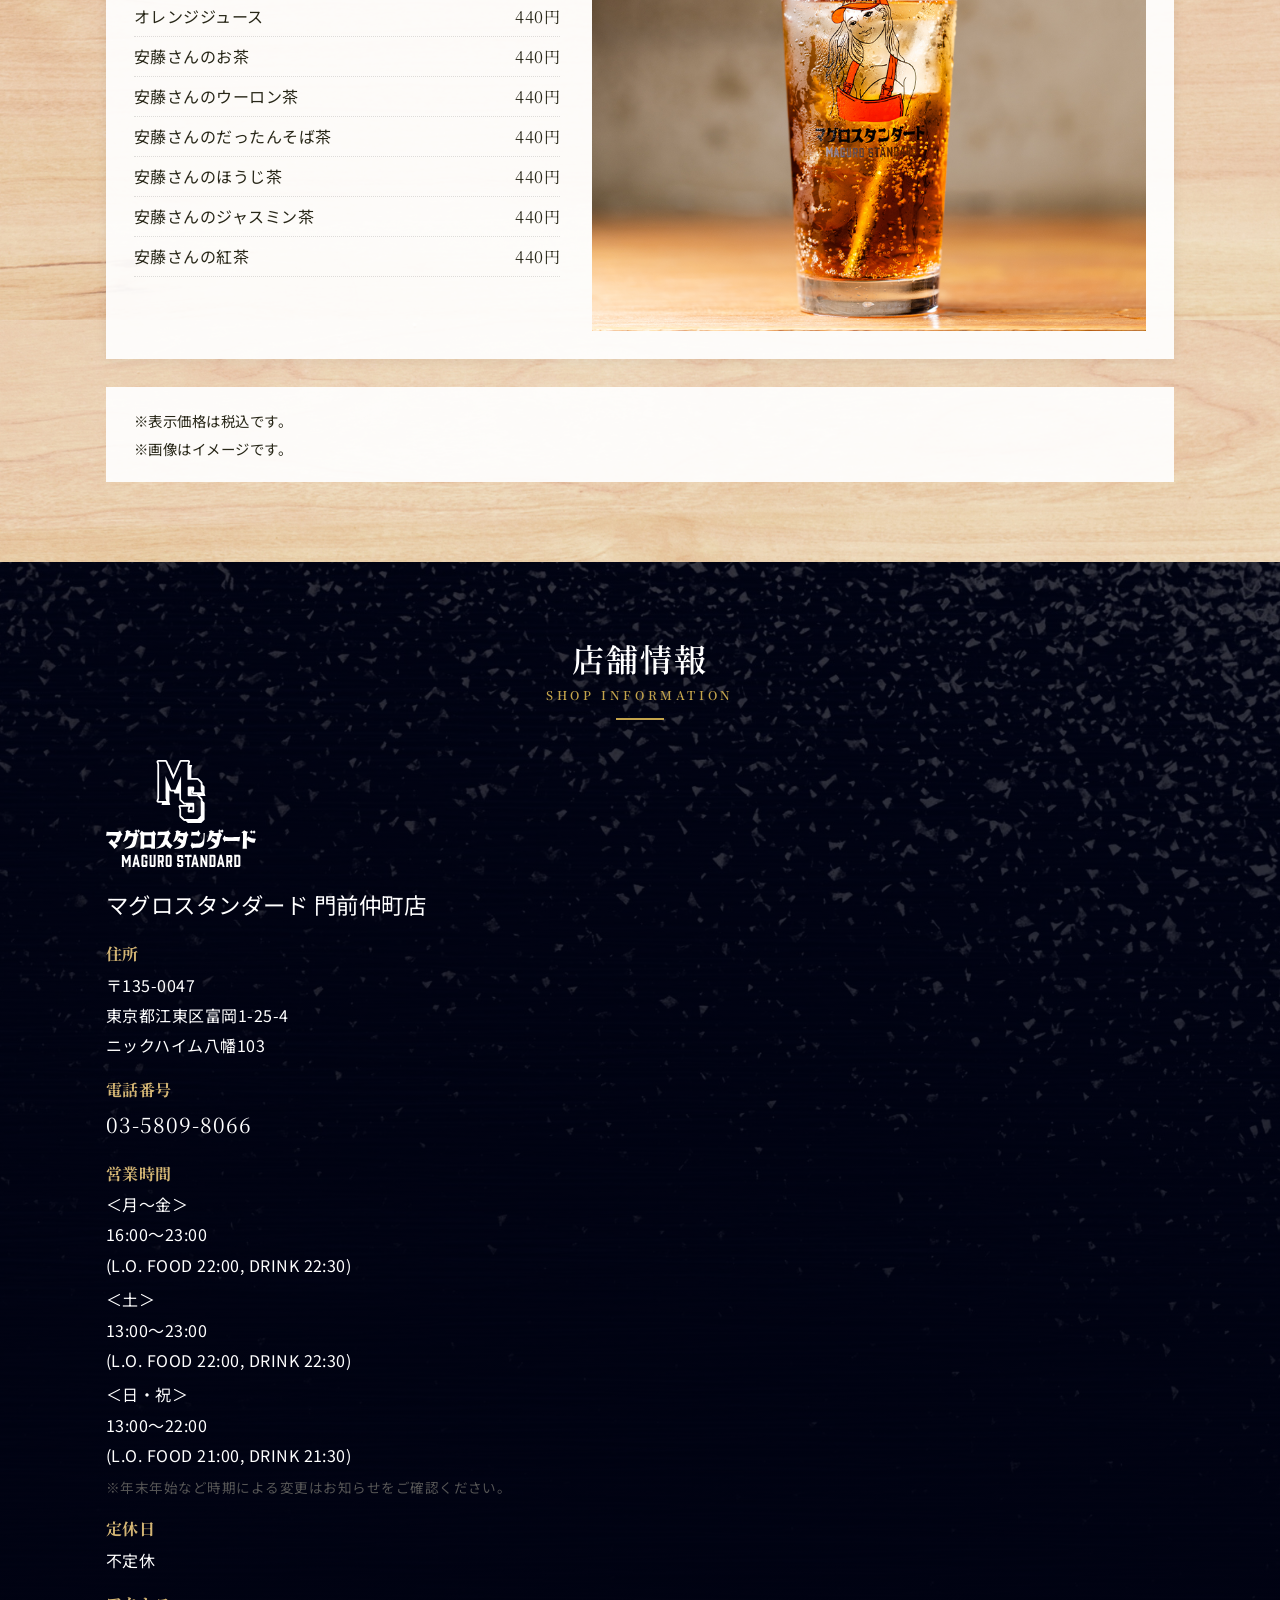
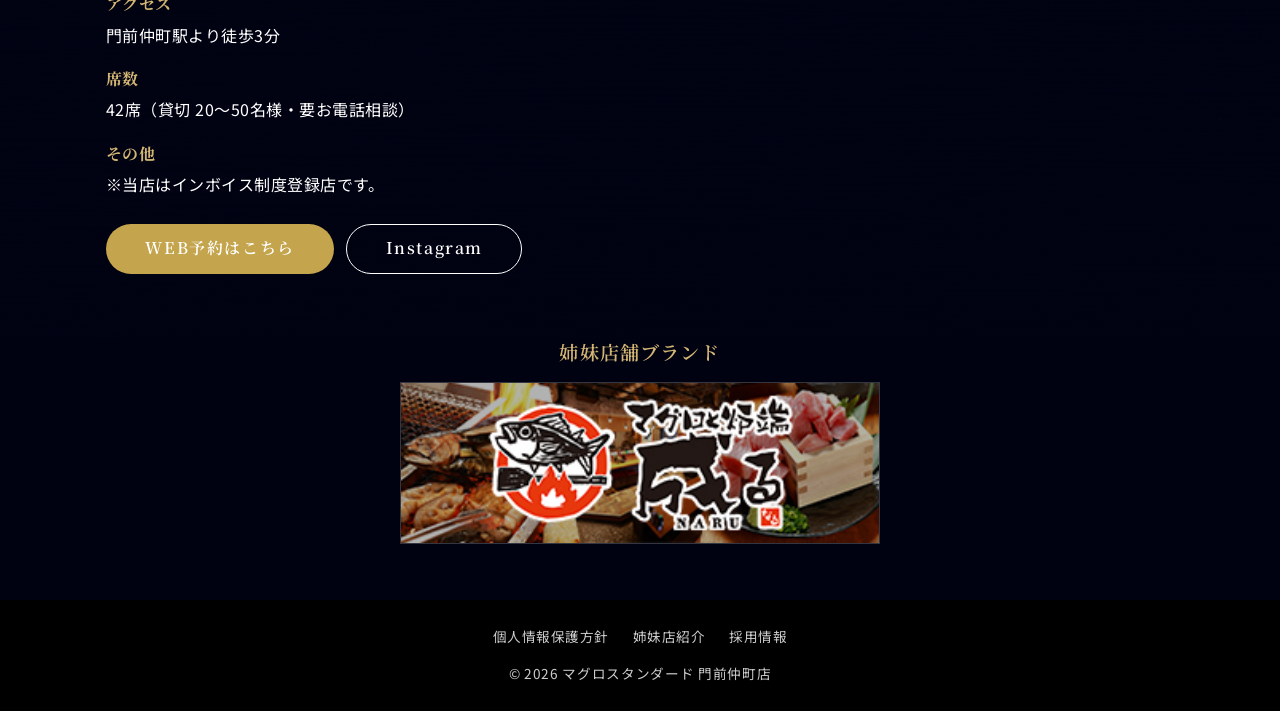
<file: drink/index.html>
<!DOCTYPE html>
<html lang="ja">
<head>
  <meta charset="UTF-8">
  <meta name="viewport" content="width=device-width, initial-scale=1.0">
  <title>お飲み物 | マグロスタンダード 門前仲町店</title>
  <meta name="description" content="マグロスタンダード 門前仲町店のお飲み物メニュー。クラフトサワー、翠サワー、茉莉花サワー、ビール、日本酒、ワインなど国産にこだわったドリンクをご用意しています。">
  <meta property="og:type" content="article">
  <meta property="og:site_name" content="マグロスタンダード 門前仲町店">
  <meta property="og:title" content="お飲み物 | マグロスタンダード 門前仲町店">
  <meta property="og:description" content="マグロスタンダード 門前仲町店のお飲み物メニュー。クラフトサワー、翠サワー、茉莉花サワー、ビール、日本酒、ワインなど国産にこだわったドリンクをご用意しています。">
  <meta property="og:url" content="https://maguro-standard.com/drink/">
  <meta property="og:image" content="https://maguro-standard.com/images/drink-01.webp">
  <meta property="og:locale" content="ja_JP">
  <meta name="twitter:card" content="summary_large_image">
  <link rel="icon" type="image/png" sizes="32x32" href="../images/favicon-32x32.png">
  <link rel="apple-touch-icon" sizes="180x180" href="../images/apple-touch-icon.png">
  <link rel="preconnect" href="https://fonts.googleapis.com">
  <link rel="preconnect" href="https://fonts.gstatic.com" crossorigin>
  <link href="https://fonts.googleapis.com/css2?family=Noto+Sans+JP:wght@400;500;700&family=Noto+Serif+JP:wght@500;600;700&display=swap" rel="stylesheet">
  <link rel="stylesheet" href="../css/style.css">
  <script src="../js/main.js" defer></script>
</head>
<body>
<header class="site-header">
  <div class="header-inner">
    <a class="brand" href="../">
      <img src="../images/logo.svg" alt="マグロスタンダード" width="160" height="44">
      <span class="brand-sub">門前仲町店</span>
    </a>
    <nav class="global-nav" id="global-nav" aria-label="グローバルナビゲーション">
      <ul class="nav-list">
        <li><a href="../concept/">こだわり</a></li>
        <li class="has-sub">
          <span class="nav-label">メニュー</span>
          <ul class="sub-menu">
            <li><a href="../course/">コース</a></li>
            <li><a href="../food/">お食事</a></li>
            <li><a href="../drink/">お飲み物</a></li>
          </ul>
        </li>
        <li><a href="../table/">席・空間</a></li>
        <li><a href="../group/">団体情報</a></li>
        <li><a href="../special/">限定特典</a></li>
        <li><a href="https://pay-it-forward-corporate.com/recruit/" target="_blank" rel="noopener">採用情報</a></li>
        <li><a href="../sister-store/">姉妹店紹介</a></li>
        <li><a href="../media/">メディア掲載実績</a></li>
        <li><a href="#shop-info">店舗情報</a></li>
      </ul>
      <a class="btn btn-reserve nav-reserve" href="https://yoyaku.tabelog.com/yoyaku/net_booking_form/index?rcd=13268261" target="_blank" rel="noopener">WEB予約</a>
    </nav>
    <a class="btn btn-reserve header-reserve" href="https://yoyaku.tabelog.com/yoyaku/net_booking_form/index?rcd=13268261" target="_blank" rel="noopener">WEB予約</a>
    <button class="nav-toggle" type="button" aria-controls="global-nav" aria-expanded="false">
      <span></span><span></span><span></span>
      <span class="sr-only">メニューを開く</span>
    </button>
  </div>
</header>
<main>
<div class="page-header">
  <h1>お飲み物<span class="en">DRINK</span></h1>
</div>
<div class="container">
  <nav class="breadcrumb" aria-label="パンくずリスト">
    <ol>
      <li><a href="../">トップページ</a></li><li>お飲み物</li>
    </ol>
  </nav>
</div>

  <div class="page-body">
    <div class="container">
      <h2 class="section-title">お飲み物メニュー</h2>
<section class="menu-section">
  <div class="menu-img"><img src="../images/drink-01.webp" alt="クラフトサワー" loading="lazy"></div>
  <div class="menu-body">
    <h2 class="menu-cat">クラフトサワー</h2>
<ul class="price-list">
  <li><span class="name">あらごしみかんサワー</span><span class="price">605円</span></li>
  <li><span class="name">あらごし桃サワー</span><span class="price">605円</span></li>
  <li><span class="name">プレミアムジンジャーサワー</span><span class="price">605円</span></li>
  <li><span class="name">ラフランスサワー</span><span class="price">605円</span></li>
  <li><span class="name">白加賀梅酒サワー</span><span class="price">605円</span></li>
</ul>

  </div>
</section>
<section class="menu-section">
  <div class="menu-img"><img src="../images/drink-02.webp" alt="サワー" loading="lazy"></div>
  <div class="menu-body">
    <h2 class="menu-cat">サワー</h2>
<ul class="price-list">
  <li><span class="name">酎ハイ</span><span class="price">495円</span></li>
  <li><span class="name">伊良コーラハイ</span><span class="price">715円</span></li>
  <li><span class="name">生搾りレモンサワー</span><span class="price">528円</span></li>
  <li><span class="name">瀬戸内レモンサワー</span><span class="price">583円</span></li>
  <li><span class="name">超鬼おろしレモンサワー</span><span class="price">660円</span></li>
  <li><span class="name">超鬼おろしジンジャーレモンサワー</span><span class="price">660円</span></li>
  <li><span class="name">超鬼おろしレッドグレープフルーツサワー</span><span class="price">660円</span></li>
</ul>

  </div>
</section>
<section class="menu-section">
  <div class="menu-img"><img src="../images/drink-03.webp" alt="翠サワー" loading="lazy"></div>
  <div class="menu-body">
    <h2 class="menu-cat">翠サワー</h2>
<ul class="price-list">
  <li><span class="name">ジンソーダ</span><span class="price">528円</span></li>
  <li><span class="name">生絞りジンレモンサワー</span><span class="price">550円</span></li>
  <li><span class="name">ジンジャージンレモンサワー</span><span class="price">550円</span></li>
  <li><span class="name">ジン大葉サワー</span><span class="price">550円</span></li>
  <li><span class="name">生わさびジンサワー</span><span class="price">550円</span></li>
  <li><span class="name">白がりサワー</span><span class="price">605円</span></li>
  <li><span class="name">梅干しジンサワー</span><span class="price">605円</span></li>
  <li><span class="name">黒がりサワー</span><span class="price">605円</span></li>
  <li><span class="name">ジントマトサワー</span><span class="price">605円</span></li>
</ul>

  </div>
</section>
<section class="menu-section">
  <div class="menu-img"><img src="../images/drink-04.webp" alt="茉莉花サワー" loading="lazy"></div>
  <div class="menu-body">
    <h2 class="menu-cat">茉莉花サワー</h2>
<ul class="price-list">
  <li><span class="name">ジャスミン JJ</span><span class="price">528円</span></li>
  <li><span class="name">緑茶 JR</span><span class="price">528円</span></li>
  <li><span class="name">ウーロン JU</span><span class="price">528円</span></li>
  <li><span class="name">そば茶ハイ JS</span><span class="price">528円</span></li>
  <li><span class="name">紅茶ハイ JK</span><span class="price">528円</span></li>
</ul>

  </div>
</section>
<section class="menu-section">
  <div class="menu-img"><img src="../images/drink-05.webp" alt="ビール" loading="lazy"></div>
  <div class="menu-body">
    <h2 class="menu-cat">ビール</h2>
<ul class="price-list">
  <li><span class="name">プレミアムモルツ マスターズドリーム</span><span class="price">825円</span></li>
  <li><span class="name">PSPビール</span><span class="price">638円</span></li>
  <li><span class="name">サッポロ赤星</span><span class="price">858円</span></li>
  <li><span class="name">晴れ風瓶ビール</span><span class="price">968円</span></li>
</ul>
<h2 class="menu-cat" style="margin-top:24px">ノンアルビール</h2>
<ul class="price-list">
  <li><span class="name">サントリーオールフリー</span><span class="price">605円</span></li>
</ul>
  </div>
</section>
<section class="menu-section">
  <div class="menu-img"><img src="../images/drink-06.webp" alt="ハイボール" loading="lazy"></div>
  <div class="menu-body">
    <h2 class="menu-cat">ハイボール</h2>
<ul class="price-list">
  <li><span class="name">角ハイボール</span><span class="price">583円</span></li>
  <li><span class="name">ジムビーム</span><span class="price">528円</span></li>
  <li><span class="name">痺れハイボール</span><span class="price">605円</span></li>
  <li><span class="name">ビターハイボール</span><span class="price">605円</span></li>
</ul>

  </div>
</section>
<section class="menu-section">
  <div class="menu-img"><img src="../images/drink-07.webp" alt="焼酎" loading="lazy"></div>
  <div class="menu-body">
    <h2 class="menu-cat">焼酎</h2>
<ul class="price-list">
  <li><span class="name">【芋】富乃宝山サワー</span><span class="price">605円</span></li>
  <li><span class="name">【芋】だいやめサワー</span><span class="price">605円</span></li>
  <li><span class="name">【麦】一粒の麦サワー</span><span class="price">605円</span></li>
  <li><span class="name">【紫蘇】バイスソーダ</span><span class="price">605円</span></li>
</ul>

  </div>
</section>
<section class="menu-section">
  <div class="menu-img"><img src="../images/drink-08.webp" alt="日本酒" loading="lazy"></div>
  <div class="menu-body">
    <h2 class="menu-cat">日本酒</h2>
<ul class="price-list">
  <li><span class="name">愛宕の松</span><span class="price">グラス 484円 ／ 一合 968円</span></li>
  <li><span class="name">貴 特別純米</span><span class="price">グラス 594円 ／ 一合 1,298円</span></li>
  <li><span class="name">水芭蕉 純米大吟醸</span><span class="price">グラス 814円 ／ 一合 1,628円</span></li>
  <li><span class="name">常山 鮮烈辛口</span><span class="price">グラス 660円 ／ 一合 1,320円</span></li>
</ul>

  </div>
</section>
<section class="menu-section">
  <div class="menu-img"><img src="../images/drink-09.webp" alt="茶葉茶本舗の茶ハイ" loading="lazy"></div>
  <div class="menu-body">
    <h2 class="menu-cat">茶葉茶本舗の茶ハイ</h2>
<ul class="price-list">
  <li><span class="name">安藤さんのお茶ハイ</span><span class="price">550円</span></li>
  <li><span class="name">安藤さんのウーロンハイ</span><span class="price">550円</span></li>
  <li><span class="name">安藤さんのだったんそば茶割り</span><span class="price">550円</span></li>
  <li><span class="name">安藤さんのほうじ茶割り</span><span class="price">550円</span></li>
  <li><span class="name">安藤さんのジャスミン茶割り</span><span class="price">550円</span></li>
  <li><span class="name">安藤さんの紅茶割り</span><span class="price">550円</span></li>
</ul>

  </div>
</section>
<section class="menu-section">
  <div class="menu-img"><img src="../images/drink-10.webp" alt="ワイン" loading="lazy"></div>
  <div class="menu-body">
    <h2 class="menu-cat">ワイン</h2>
<ul class="price-list">
  <li><span class="name">赤ワイン</span><span class="price">605円</span></li>
  <li><span class="name">白ワイン</span><span class="price">605円</span></li>
  <li><span class="name">【赤】ファンティーニ ファルネーゼ サンジョヴェーゼ・テッレ・ディ・キエティ 2023</span><span class="price">693円</span></li>
  <li><span class="name">【白】ドメーヌ・ド・グールガゾー シャルドネ フュット 2023</span><span class="price">715円</span></li>
</ul>

  </div>
</section>
<section class="menu-section">
  <div class="menu-img"><img src="../images/drink-11.webp" alt="ソフトドリンク" loading="lazy"></div>
  <div class="menu-body">
    <h2 class="menu-cat">ソフトドリンク</h2>
<ul class="price-list">
  <li><span class="name">コーラ</span><span class="price">440円</span></li>
  <li><span class="name">伊良コーラ（クラフトコーラ）</span><span class="price">660円</span></li>
  <li><span class="name">辛口ジンジャエール</span><span class="price">440円</span></li>
  <li><span class="name">瀬戸内レモネード</span><span class="price">495円</span></li>
  <li><span class="name">オレンジジュース</span><span class="price">440円</span></li>
  <li><span class="name">安藤さんのお茶</span><span class="price">440円</span></li>
  <li><span class="name">安藤さんのウーロン茶</span><span class="price">440円</span></li>
  <li><span class="name">安藤さんのだったんそば茶</span><span class="price">440円</span></li>
  <li><span class="name">安藤さんのほうじ茶</span><span class="price">440円</span></li>
  <li><span class="name">安藤さんのジャスミン茶</span><span class="price">440円</span></li>
  <li><span class="name">安藤さんの紅茶</span><span class="price">440円</span></li>
</ul>

  </div>
</section>

      <div class="menu-notes">
        <p>※表示価格は税込です。</p>
        <p>※画像はイメージです。</p>
      </div>
    </div>
  </div>
</main>
<section class="shop-info" id="shop-info">
  <div class="container">
    <h2 class="section-title">店舗情報<span class="en">SHOP INFORMATION</span></h2>
    <div class="shop-grid">
      <div class="shop-detail">
        <img class="shop-logo" src="../images/logo-footer.svg" alt="マグロスタンダード" width="150" height="60">
        <p class="shop-name">マグロスタンダード 門前仲町店</p>
        <dl>
          <dt>住所</dt>
          <dd>
            <p>〒135-0047<br>東京都江東区富岡1-25-4<br>ニックハイム八幡103</p>
          </dd>
          <dt>電話番号</dt>
          <dd><a class="tel" href="tel:03-5809-8066">03-5809-8066</a></dd>
          <dt>営業時間</dt>
          <dd>
            <p>＜月～金＞<br>16:00～23:00<br>(L.O. FOOD 22:00, DRINK 22:30)</p>
            <p>＜土＞<br>13:00～23:00<br>(L.O. FOOD 22:00, DRINK 22:30)</p>
            <p>＜日・祝＞<br>13:00～22:00<br>(L.O. FOOD 21:00, DRINK 21:30)</p>
            <p class="note">※年末年始など時期による変更は<a href="../information/">お知らせ</a>をご確認ください。</p>
          </dd>
          <dt>定休日</dt>
          <dd><p>不定休</p></dd>
          <dt>アクセス</dt>
          <dd><p>門前仲町駅より徒歩3分</p></dd>
          <dt>席数</dt>
          <dd><p>42席（貸切 20～50名様・要お電話相談）</p></dd>
          <dt>その他</dt>
          <dd><p>※当店はインボイス制度登録店です。</p></dd>
        </dl>
        <div class="shop-actions">
          <a class="btn btn-gold" href="https://yoyaku.tabelog.com/yoyaku/net_booking_form/index?rcd=13268261" target="_blank" rel="noopener">WEB予約はこちら</a>
          <a class="btn btn-outline" href="https://www.instagram.com/magurostandard/" target="_blank" rel="noopener">Instagram</a>
        </div>
      </div>
      <div class="shop-map" id="footer_map">
        <iframe src="https://www.google.com/maps?q=%E6%9D%B1%E4%BA%AC%E9%83%BD%E6%B1%9F%E6%9D%B1%E5%8C%BA%E5%AF%8C%E5%B2%A11-25-4%20%E3%83%8B%E3%83%83%E3%82%AF%E3%83%8F%E3%82%A4%E3%83%A0%E5%85%AB%E5%B9%A1103&output=embed" title="マグロスタンダード 門前仲町店 の地図" loading="lazy" referrerpolicy="no-referrer-when-downgrade" allowfullscreen></iframe>
      </div>
    </div>
  </div>
</section>
<section class="sister-banner">
  <h2>姉妹店舗ブランド</h2>
  <a href="https://maguro-robata-naru.com/" target="_blank" rel="noopener">
    <img src="../images/naru-banner.jpg" alt="マグロと炉端 成る" width="480" height="140">
  </a>
</section>
<footer class="site-footer">
  <ul class="footer-links">
    <li><a href="../privacy/">個人情報保護方針</a></li>
    <li><a href="../sister-store/">姉妹店紹介</a></li>
    <li><a href="https://pay-it-forward-corporate.com/recruit/" target="_blank" rel="noopener">採用情報</a></li>
  </ul>
  <p class="copyright">&copy; 2026 マグロスタンダード 門前仲町店</p>
</footer>
<button class="pagetop" type="button" aria-label="ページ上部へ戻る">&#9650;</button>
<nav class="bottom-bar" aria-label="スマートフォン用メニュー">
  <a href="tel:03-5809-8066">
    <svg viewBox="0 0 24 24" aria-hidden="true"><path d="M6.6 10.8a15.1 15.1 0 0 0 6.6 6.6l2.2-2.2a1 1 0 0 1 1-.25 11.4 11.4 0 0 0 3.6.57 1 1 0 0 1 1 1V20a1 1 0 0 1-1 1A17 17 0 0 1 3 4a1 1 0 0 1 1-1h3.5a1 1 0 0 1 1 1c0 1.25.2 2.45.57 3.57a1 1 0 0 1-.25 1z"/></svg>
    電話
  </a>
  <a href="#shop-info">
    <svg viewBox="0 0 24 24" aria-hidden="true"><path d="M12 2a7 7 0 0 0-7 7c0 5.25 7 13 7 13s7-7.75 7-13a7 7 0 0 0-7-7zm0 9.5A2.5 2.5 0 1 1 12 6.5a2.5 2.5 0 0 1 0 5z"/></svg>
    地図
  </a>
  <a href="https://yoyaku.tabelog.com/yoyaku/net_booking_form/index?rcd=13268261" target="_blank" rel="noopener">
    <svg viewBox="0 0 24 24" aria-hidden="true"><path d="M19 4h-1V2h-2v2H8V2H6v2H5a2 2 0 0 0-2 2v14a2 2 0 0 0 2 2h14a2 2 0 0 0 2-2V6a2 2 0 0 0-2-2zm0 16H5V9h14v11zM7 11h5v5H7z"/></svg>
    WEB予約
  </a>
</nav>
</body>
</html>
</file>
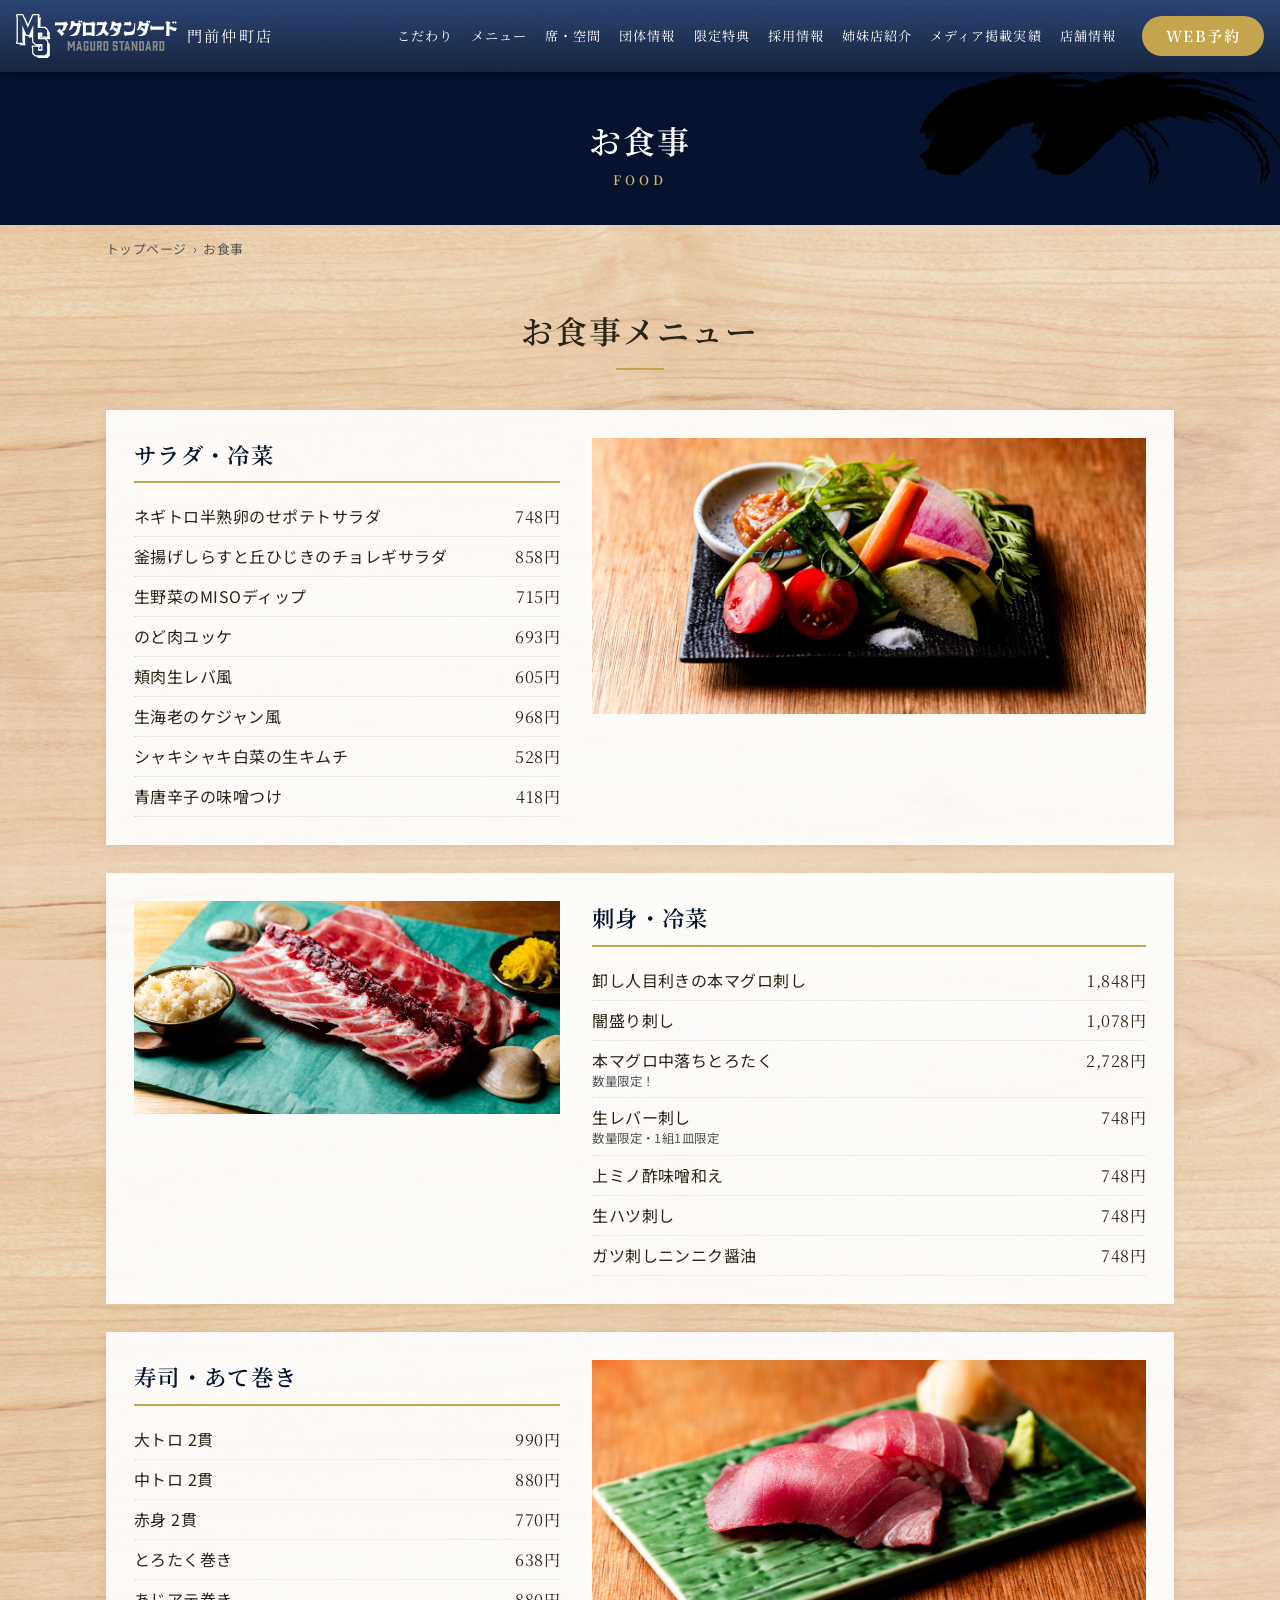
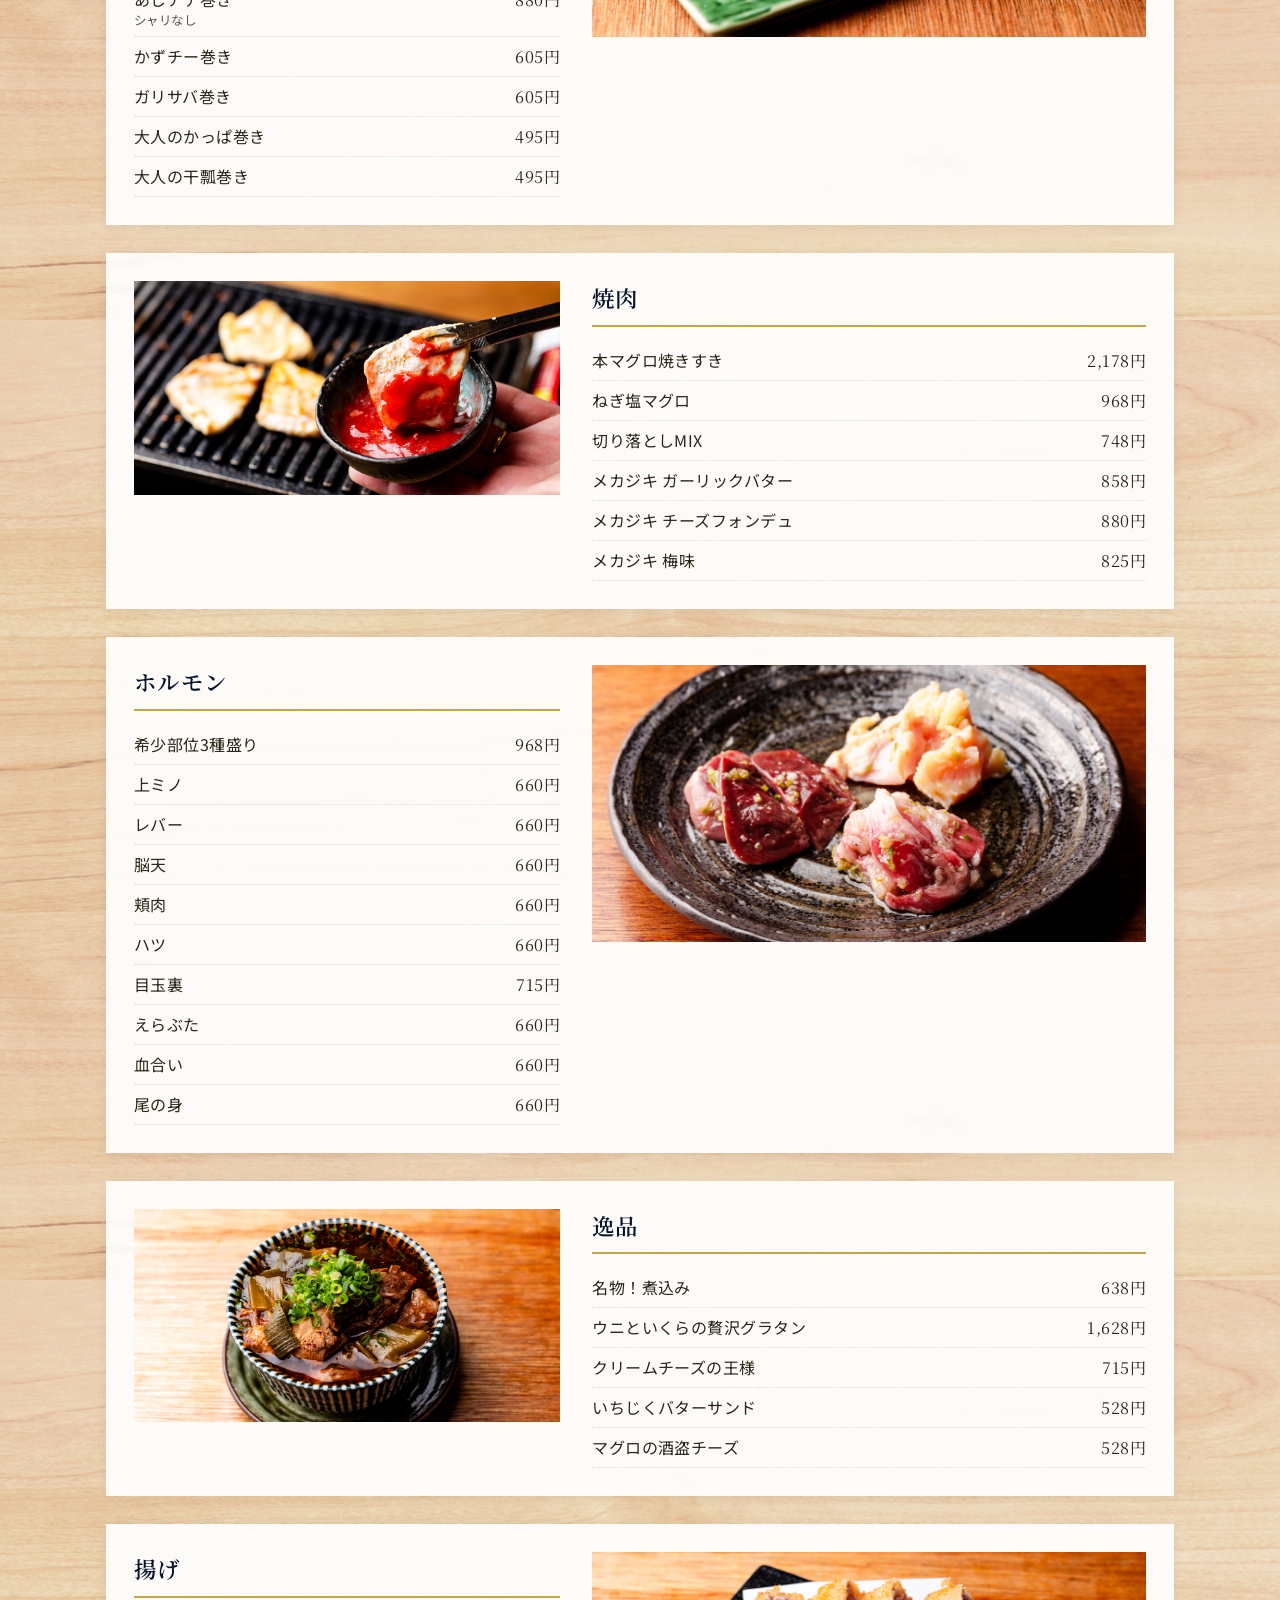
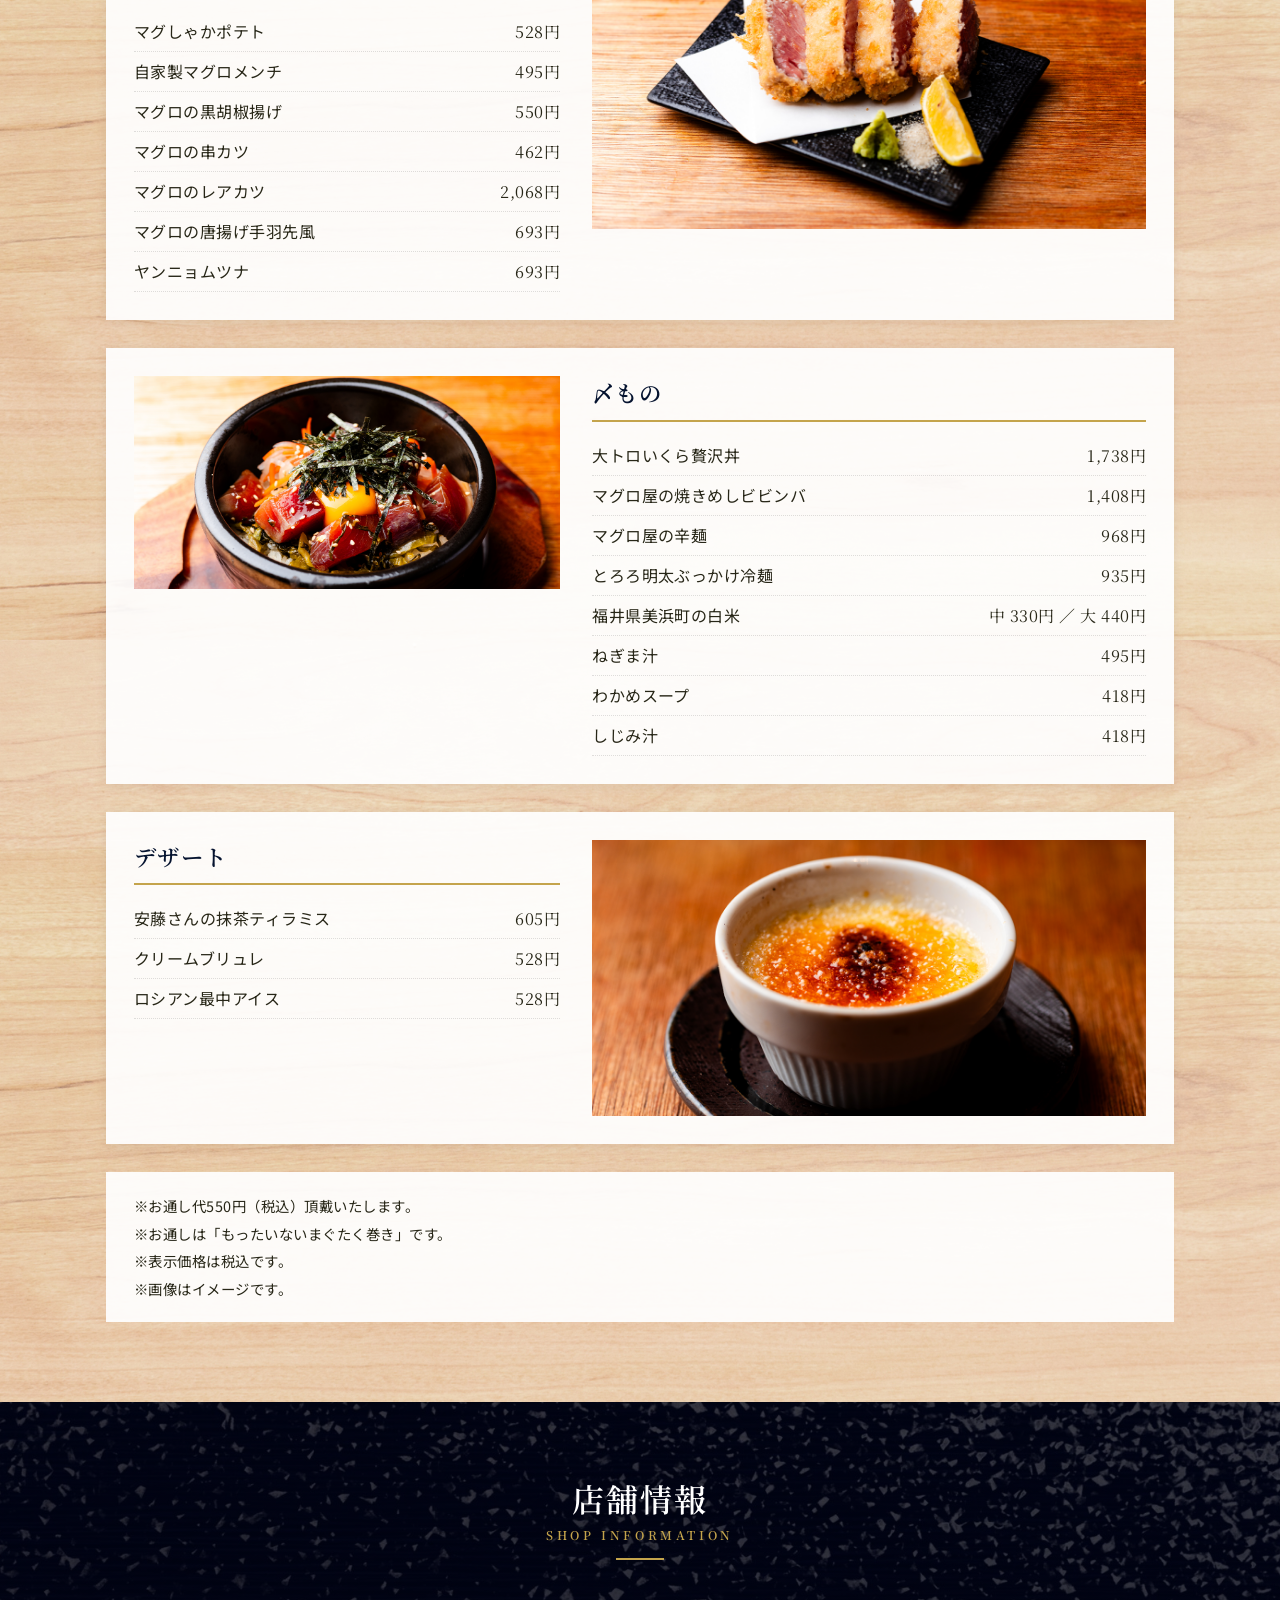
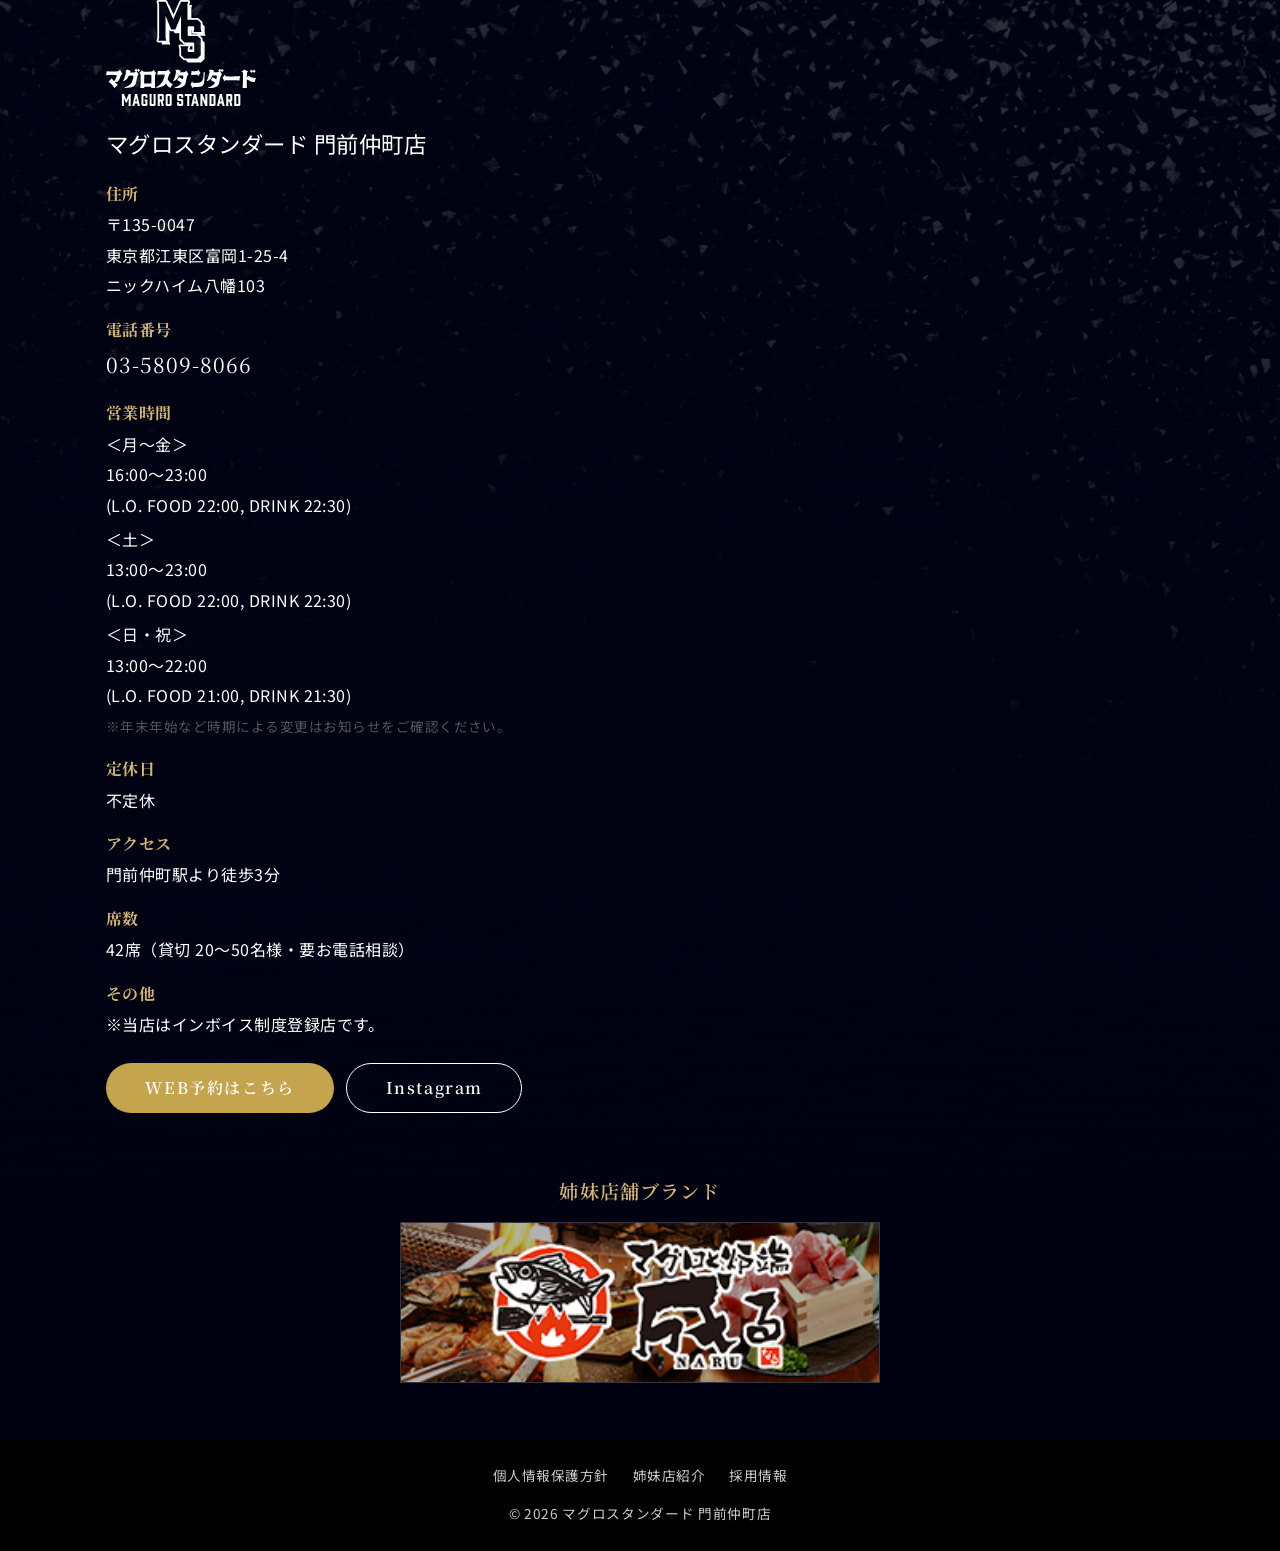
<file: food/index.html>
<!DOCTYPE html>
<html lang="ja">
<head>
  <meta charset="UTF-8">
  <meta name="viewport" content="width=device-width, initial-scale=1.0">
  <title>お食事 | マグロスタンダード 門前仲町店</title>
  <meta name="description" content="マグロスタンダード 門前仲町店のお食事メニュー。マグロ焼肉、刺身、寿司・あて巻き、ホルモン、逸品、揚げ物、〆ものなど9割がマグロ料理です。">
  <meta property="og:type" content="article">
  <meta property="og:site_name" content="マグロスタンダード 門前仲町店">
  <meta property="og:title" content="お食事 | マグロスタンダード 門前仲町店">
  <meta property="og:description" content="マグロスタンダード 門前仲町店のお食事メニュー。マグロ焼肉、刺身、寿司・あて巻き、ホルモン、逸品、揚げ物、〆ものなど9割がマグロ料理です。">
  <meta property="og:url" content="https://maguro-standard.com/food/">
  <meta property="og:image" content="https://maguro-standard.com/images/food-01.webp">
  <meta property="og:locale" content="ja_JP">
  <meta name="twitter:card" content="summary_large_image">
  <link rel="icon" type="image/png" sizes="32x32" href="../images/favicon-32x32.png">
  <link rel="apple-touch-icon" sizes="180x180" href="../images/apple-touch-icon.png">
  <link rel="preconnect" href="https://fonts.googleapis.com">
  <link rel="preconnect" href="https://fonts.gstatic.com" crossorigin>
  <link href="https://fonts.googleapis.com/css2?family=Noto+Sans+JP:wght@400;500;700&family=Noto+Serif+JP:wght@500;600;700&display=swap" rel="stylesheet">
  <link rel="stylesheet" href="../css/style.css">
  <script src="../js/main.js" defer></script>
</head>
<body>
<header class="site-header">
  <div class="header-inner">
    <a class="brand" href="../">
      <img src="../images/logo.svg" alt="マグロスタンダード" width="160" height="44">
      <span class="brand-sub">門前仲町店</span>
    </a>
    <nav class="global-nav" id="global-nav" aria-label="グローバルナビゲーション">
      <ul class="nav-list">
        <li><a href="../concept/">こだわり</a></li>
        <li class="has-sub">
          <span class="nav-label">メニュー</span>
          <ul class="sub-menu">
            <li><a href="../course/">コース</a></li>
            <li><a href="../food/">お食事</a></li>
            <li><a href="../drink/">お飲み物</a></li>
          </ul>
        </li>
        <li><a href="../table/">席・空間</a></li>
        <li><a href="../group/">団体情報</a></li>
        <li><a href="../special/">限定特典</a></li>
        <li><a href="https://pay-it-forward-corporate.com/recruit/" target="_blank" rel="noopener">採用情報</a></li>
        <li><a href="../sister-store/">姉妹店紹介</a></li>
        <li><a href="../media/">メディア掲載実績</a></li>
        <li><a href="#shop-info">店舗情報</a></li>
      </ul>
      <a class="btn btn-reserve nav-reserve" href="https://yoyaku.tabelog.com/yoyaku/net_booking_form/index?rcd=13268261" target="_blank" rel="noopener">WEB予約</a>
    </nav>
    <a class="btn btn-reserve header-reserve" href="https://yoyaku.tabelog.com/yoyaku/net_booking_form/index?rcd=13268261" target="_blank" rel="noopener">WEB予約</a>
    <button class="nav-toggle" type="button" aria-controls="global-nav" aria-expanded="false">
      <span></span><span></span><span></span>
      <span class="sr-only">メニューを開く</span>
    </button>
  </div>
</header>
<main>
<div class="page-header">
  <h1>お食事<span class="en">FOOD</span></h1>
</div>
<div class="container">
  <nav class="breadcrumb" aria-label="パンくずリスト">
    <ol>
      <li><a href="../">トップページ</a></li><li>お食事</li>
    </ol>
  </nav>
</div>

  <div class="page-body">
    <div class="container">
      <h2 class="section-title">お食事メニュー</h2>
<section class="menu-section">
  <div class="menu-img"><img src="../images/food-01.webp" alt="サラダ・冷菜" loading="lazy"></div>
  <div class="menu-body">
    <h2 class="menu-cat">サラダ・冷菜</h2>
<ul class="price-list">
  <li><span class="name">ネギトロ半熟卵のせポテトサラダ</span><span class="price">748円</span></li>
  <li><span class="name">釜揚げしらすと丘ひじきのチョレギサラダ</span><span class="price">858円</span></li>
  <li><span class="name">生野菜のMISOディップ</span><span class="price">715円</span></li>
  <li><span class="name">のど肉ユッケ</span><span class="price">693円</span></li>
  <li><span class="name">頬肉生レバ風</span><span class="price">605円</span></li>
  <li><span class="name">生海老のケジャン風</span><span class="price">968円</span></li>
  <li><span class="name">シャキシャキ白菜の生キムチ</span><span class="price">528円</span></li>
  <li><span class="name">青唐辛子の味噌つけ</span><span class="price">418円</span></li>
</ul>

  </div>
</section>
<section class="menu-section">
  <div class="menu-img"><img src="../images/food-02.webp" alt="刺身・冷菜" loading="lazy"></div>
  <div class="menu-body">
    <h2 class="menu-cat">刺身・冷菜</h2>
<ul class="price-list">
  <li><span class="name">卸し人目利きの本マグロ刺し</span><span class="price">1,848円</span></li>
  <li><span class="name">闇盛り刺し</span><span class="price">1,078円</span></li>
  <li><span class="name">本マグロ中落ちとろたく<small>数量限定！</small></span><span class="price">2,728円</span></li>
  <li><span class="name">生レバー刺し<small>数量限定・1組1皿限定</small></span><span class="price">748円</span></li>
  <li><span class="name">上ミノ酢味噌和え</span><span class="price">748円</span></li>
  <li><span class="name">生ハツ刺し</span><span class="price">748円</span></li>
  <li><span class="name">ガツ刺しニンニク醤油</span><span class="price">748円</span></li>
</ul>

  </div>
</section>
<section class="menu-section">
  <div class="menu-img"><img src="../images/food-03.webp" alt="寿司・あて巻き" loading="lazy"></div>
  <div class="menu-body">
    <h2 class="menu-cat">寿司・あて巻き</h2>
<ul class="price-list">
  <li><span class="name">大トロ 2貫</span><span class="price">990円</span></li>
  <li><span class="name">中トロ 2貫</span><span class="price">880円</span></li>
  <li><span class="name">赤身 2貫</span><span class="price">770円</span></li>
  <li><span class="name">とろたく巻き</span><span class="price">638円</span></li>
  <li><span class="name">あじアテ巻き<small>シャリなし</small></span><span class="price">880円</span></li>
  <li><span class="name">かずチー巻き</span><span class="price">605円</span></li>
  <li><span class="name">ガリサバ巻き</span><span class="price">605円</span></li>
  <li><span class="name">大人のかっぱ巻き</span><span class="price">495円</span></li>
  <li><span class="name">大人の干瓢巻き</span><span class="price">495円</span></li>
</ul>

  </div>
</section>
<section class="menu-section">
  <div class="menu-img"><img src="../images/food-04.webp" alt="焼肉" loading="lazy"></div>
  <div class="menu-body">
    <h2 class="menu-cat">焼肉</h2>
<ul class="price-list">
  <li><span class="name">本マグロ焼きすき</span><span class="price">2,178円</span></li>
  <li><span class="name">ねぎ塩マグロ</span><span class="price">968円</span></li>
  <li><span class="name">切り落としMIX</span><span class="price">748円</span></li>
  <li><span class="name">メカジキ ガーリックバター</span><span class="price">858円</span></li>
  <li><span class="name">メカジキ チーズフォンデュ</span><span class="price">880円</span></li>
  <li><span class="name">メカジキ 梅味</span><span class="price">825円</span></li>
</ul>

  </div>
</section>
<section class="menu-section">
  <div class="menu-img"><img src="../images/food-05.webp" alt="ホルモン" loading="lazy"></div>
  <div class="menu-body">
    <h2 class="menu-cat">ホルモン</h2>
<ul class="price-list">
  <li><span class="name">希少部位3種盛り</span><span class="price">968円</span></li>
  <li><span class="name">上ミノ</span><span class="price">660円</span></li>
  <li><span class="name">レバー</span><span class="price">660円</span></li>
  <li><span class="name">脳天</span><span class="price">660円</span></li>
  <li><span class="name">頬肉</span><span class="price">660円</span></li>
  <li><span class="name">ハツ</span><span class="price">660円</span></li>
  <li><span class="name">目玉裏</span><span class="price">715円</span></li>
  <li><span class="name">えらぶた</span><span class="price">660円</span></li>
  <li><span class="name">血合い</span><span class="price">660円</span></li>
  <li><span class="name">尾の身</span><span class="price">660円</span></li>
</ul>

  </div>
</section>
<section class="menu-section">
  <div class="menu-img"><img src="../images/food-06.webp" alt="逸品" loading="lazy"></div>
  <div class="menu-body">
    <h2 class="menu-cat">逸品</h2>
<ul class="price-list">
  <li><span class="name">名物！煮込み</span><span class="price">638円</span></li>
  <li><span class="name">ウニといくらの贅沢グラタン</span><span class="price">1,628円</span></li>
  <li><span class="name">クリームチーズの王様</span><span class="price">715円</span></li>
  <li><span class="name">いちじくバターサンド</span><span class="price">528円</span></li>
  <li><span class="name">マグロの酒盗チーズ</span><span class="price">528円</span></li>
</ul>

  </div>
</section>
<section class="menu-section">
  <div class="menu-img"><img src="../images/food-07.webp" alt="揚げ" loading="lazy"></div>
  <div class="menu-body">
    <h2 class="menu-cat">揚げ</h2>
<ul class="price-list">
  <li><span class="name">マグしゃかポテト</span><span class="price">528円</span></li>
  <li><span class="name">自家製マグロメンチ</span><span class="price">495円</span></li>
  <li><span class="name">マグロの黒胡椒揚げ</span><span class="price">550円</span></li>
  <li><span class="name">マグロの串カツ</span><span class="price">462円</span></li>
  <li><span class="name">マグロのレアカツ</span><span class="price">2,068円</span></li>
  <li><span class="name">マグロの唐揚げ手羽先風</span><span class="price">693円</span></li>
  <li><span class="name">ヤンニョムツナ</span><span class="price">693円</span></li>
</ul>

  </div>
</section>
<section class="menu-section">
  <div class="menu-img"><img src="../images/food-08.webp" alt="〆もの" loading="lazy"></div>
  <div class="menu-body">
    <h2 class="menu-cat">〆もの</h2>
<ul class="price-list">
  <li><span class="name">大トロいくら贅沢丼</span><span class="price">1,738円</span></li>
  <li><span class="name">マグロ屋の焼きめしビビンバ</span><span class="price">1,408円</span></li>
  <li><span class="name">マグロ屋の辛麺</span><span class="price">968円</span></li>
  <li><span class="name">とろろ明太ぶっかけ冷麺</span><span class="price">935円</span></li>
  <li><span class="name">福井県美浜町の白米</span><span class="price">中 330円 ／ 大 440円</span></li>
  <li><span class="name">ねぎま汁</span><span class="price">495円</span></li>
  <li><span class="name">わかめスープ</span><span class="price">418円</span></li>
  <li><span class="name">しじみ汁</span><span class="price">418円</span></li>
</ul>

  </div>
</section>
<section class="menu-section">
  <div class="menu-img"><img src="../images/food-09.webp" alt="デザート" loading="lazy"></div>
  <div class="menu-body">
    <h2 class="menu-cat">デザート</h2>
<ul class="price-list">
  <li><span class="name">安藤さんの抹茶ティラミス</span><span class="price">605円</span></li>
  <li><span class="name">クリームブリュレ</span><span class="price">528円</span></li>
  <li><span class="name">ロシアン最中アイス</span><span class="price">528円</span></li>
</ul>

  </div>
</section>

      <div class="menu-notes">
        <p>※お通し代550円（税込）頂戴いたします。</p>
        <p>※お通しは「もったいないまぐたく巻き」です。</p>
        <p>※表示価格は税込です。</p>
        <p>※画像はイメージです。</p>
      </div>
    </div>
  </div>
</main>
<section class="shop-info" id="shop-info">
  <div class="container">
    <h2 class="section-title">店舗情報<span class="en">SHOP INFORMATION</span></h2>
    <div class="shop-grid">
      <div class="shop-detail">
        <img class="shop-logo" src="../images/logo-footer.svg" alt="マグロスタンダード" width="150" height="60">
        <p class="shop-name">マグロスタンダード 門前仲町店</p>
        <dl>
          <dt>住所</dt>
          <dd>
            <p>〒135-0047<br>東京都江東区富岡1-25-4<br>ニックハイム八幡103</p>
          </dd>
          <dt>電話番号</dt>
          <dd><a class="tel" href="tel:03-5809-8066">03-5809-8066</a></dd>
          <dt>営業時間</dt>
          <dd>
            <p>＜月～金＞<br>16:00～23:00<br>(L.O. FOOD 22:00, DRINK 22:30)</p>
            <p>＜土＞<br>13:00～23:00<br>(L.O. FOOD 22:00, DRINK 22:30)</p>
            <p>＜日・祝＞<br>13:00～22:00<br>(L.O. FOOD 21:00, DRINK 21:30)</p>
            <p class="note">※年末年始など時期による変更は<a href="../information/">お知らせ</a>をご確認ください。</p>
          </dd>
          <dt>定休日</dt>
          <dd><p>不定休</p></dd>
          <dt>アクセス</dt>
          <dd><p>門前仲町駅より徒歩3分</p></dd>
          <dt>席数</dt>
          <dd><p>42席（貸切 20～50名様・要お電話相談）</p></dd>
          <dt>その他</dt>
          <dd><p>※当店はインボイス制度登録店です。</p></dd>
        </dl>
        <div class="shop-actions">
          <a class="btn btn-gold" href="https://yoyaku.tabelog.com/yoyaku/net_booking_form/index?rcd=13268261" target="_blank" rel="noopener">WEB予約はこちら</a>
          <a class="btn btn-outline" href="https://www.instagram.com/magurostandard/" target="_blank" rel="noopener">Instagram</a>
        </div>
      </div>
      <div class="shop-map" id="footer_map">
        <iframe src="https://www.google.com/maps?q=%E6%9D%B1%E4%BA%AC%E9%83%BD%E6%B1%9F%E6%9D%B1%E5%8C%BA%E5%AF%8C%E5%B2%A11-25-4%20%E3%83%8B%E3%83%83%E3%82%AF%E3%83%8F%E3%82%A4%E3%83%A0%E5%85%AB%E5%B9%A1103&output=embed" title="マグロスタンダード 門前仲町店 の地図" loading="lazy" referrerpolicy="no-referrer-when-downgrade" allowfullscreen></iframe>
      </div>
    </div>
  </div>
</section>
<section class="sister-banner">
  <h2>姉妹店舗ブランド</h2>
  <a href="https://maguro-robata-naru.com/" target="_blank" rel="noopener">
    <img src="../images/naru-banner.jpg" alt="マグロと炉端 成る" width="480" height="140">
  </a>
</section>
<footer class="site-footer">
  <ul class="footer-links">
    <li><a href="../privacy/">個人情報保護方針</a></li>
    <li><a href="../sister-store/">姉妹店紹介</a></li>
    <li><a href="https://pay-it-forward-corporate.com/recruit/" target="_blank" rel="noopener">採用情報</a></li>
  </ul>
  <p class="copyright">&copy; 2026 マグロスタンダード 門前仲町店</p>
</footer>
<button class="pagetop" type="button" aria-label="ページ上部へ戻る">&#9650;</button>
<nav class="bottom-bar" aria-label="スマートフォン用メニュー">
  <a href="tel:03-5809-8066">
    <svg viewBox="0 0 24 24" aria-hidden="true"><path d="M6.6 10.8a15.1 15.1 0 0 0 6.6 6.6l2.2-2.2a1 1 0 0 1 1-.25 11.4 11.4 0 0 0 3.6.57 1 1 0 0 1 1 1V20a1 1 0 0 1-1 1A17 17 0 0 1 3 4a1 1 0 0 1 1-1h3.5a1 1 0 0 1 1 1c0 1.25.2 2.45.57 3.57a1 1 0 0 1-.25 1z"/></svg>
    電話
  </a>
  <a href="#shop-info">
    <svg viewBox="0 0 24 24" aria-hidden="true"><path d="M12 2a7 7 0 0 0-7 7c0 5.25 7 13 7 13s7-7.75 7-13a7 7 0 0 0-7-7zm0 9.5A2.5 2.5 0 1 1 12 6.5a2.5 2.5 0 0 1 0 5z"/></svg>
    地図
  </a>
  <a href="https://yoyaku.tabelog.com/yoyaku/net_booking_form/index?rcd=13268261" target="_blank" rel="noopener">
    <svg viewBox="0 0 24 24" aria-hidden="true"><path d="M19 4h-1V2h-2v2H8V2H6v2H5a2 2 0 0 0-2 2v14a2 2 0 0 0 2 2h14a2 2 0 0 0 2-2V6a2 2 0 0 0-2-2zm0 16H5V9h14v11zM7 11h5v5H7z"/></svg>
    WEB予約
  </a>
</nav>
</body>
</html>
</file>
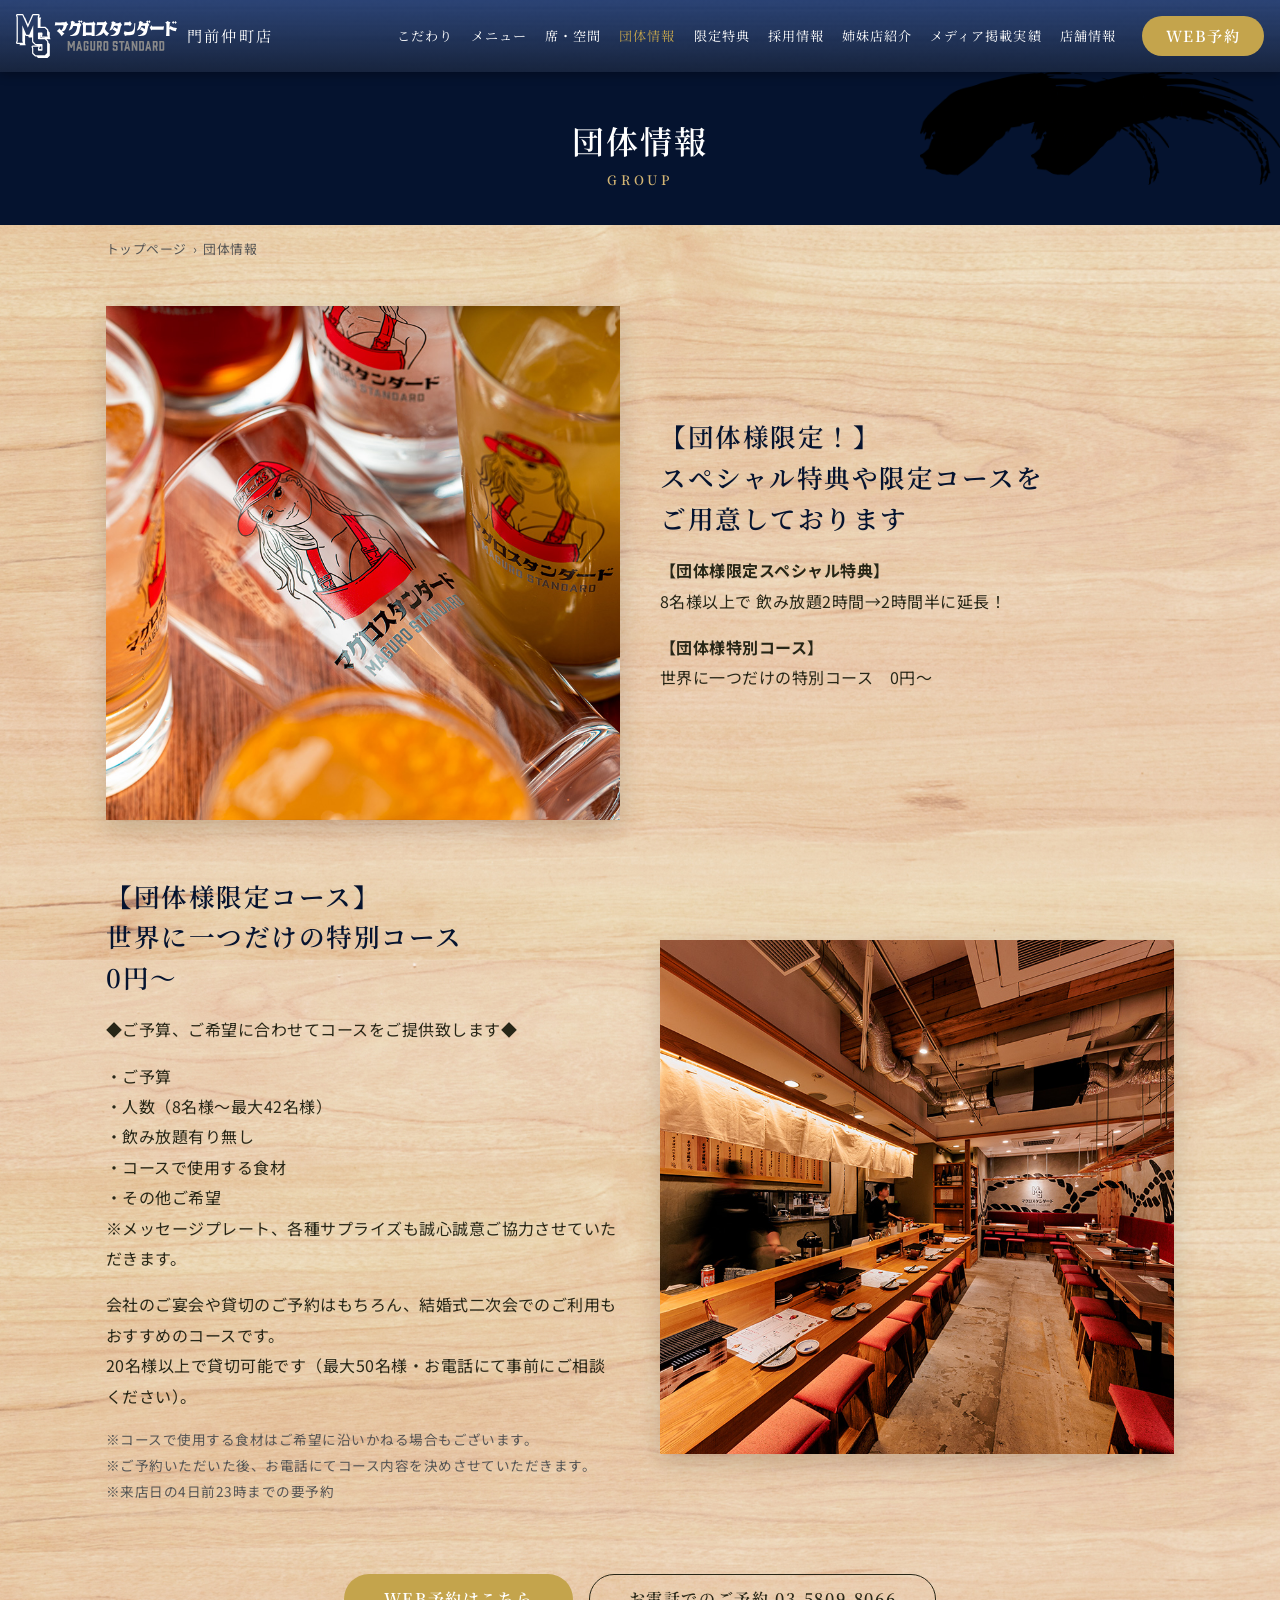
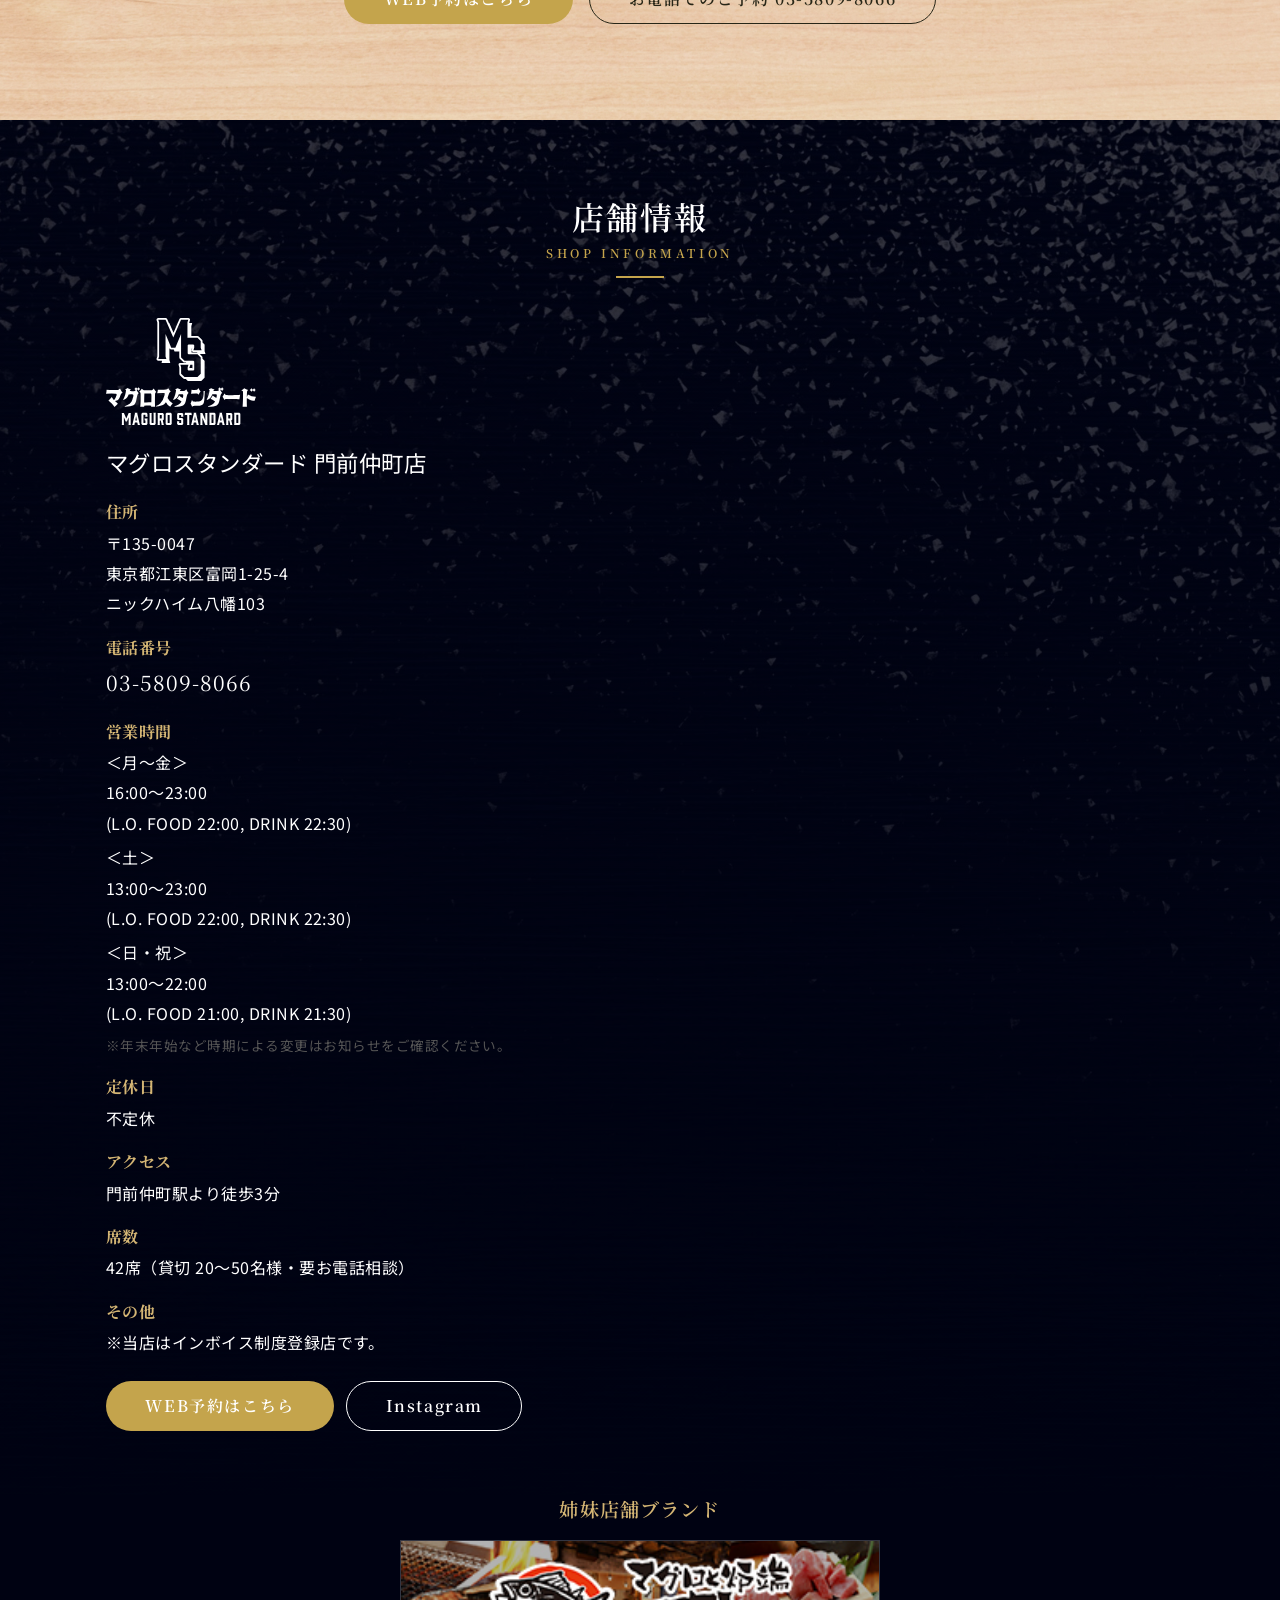
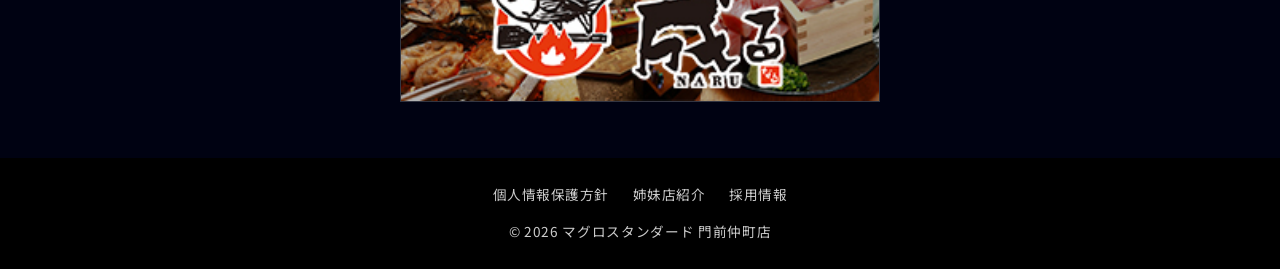
<file: group/index.html>
<!DOCTYPE html>
<html lang="ja">
<head>
  <meta charset="UTF-8">
  <meta name="viewport" content="width=device-width, initial-scale=1.0">
  <title>団体情報 | マグロスタンダード 門前仲町店</title>
  <meta name="description" content="マグロスタンダード 門前仲町店の団体情報。8名様以上で飲み放題2時間→2時間半に延長。ご予算・ご希望に合わせた団体様限定コースもご用意。20名様以上で貸切可能です。">
  <meta property="og:type" content="article">
  <meta property="og:site_name" content="マグロスタンダード 門前仲町店">
  <meta property="og:title" content="団体情報 | マグロスタンダード 門前仲町店">
  <meta property="og:description" content="マグロスタンダード 門前仲町店の団体情報。8名様以上で飲み放題2時間→2時間半に延長。ご予算・ご希望に合わせた団体様限定コースもご用意。20名様以上で貸切可能です。">
  <meta property="og:url" content="https://maguro-standard.com/group/">
  <meta property="og:image" content="https://maguro-standard.com/images/group-01.jpg">
  <meta property="og:locale" content="ja_JP">
  <meta name="twitter:card" content="summary_large_image">
  <link rel="icon" type="image/png" sizes="32x32" href="../images/favicon-32x32.png">
  <link rel="apple-touch-icon" sizes="180x180" href="../images/apple-touch-icon.png">
  <link rel="preconnect" href="https://fonts.googleapis.com">
  <link rel="preconnect" href="https://fonts.gstatic.com" crossorigin>
  <link href="https://fonts.googleapis.com/css2?family=Noto+Sans+JP:wght@400;500;700&family=Noto+Serif+JP:wght@500;600;700&display=swap" rel="stylesheet">
  <link rel="stylesheet" href="../css/style.css">
  <script src="../js/main.js" defer></script>
</head>
<body>
<header class="site-header">
  <div class="header-inner">
    <a class="brand" href="../">
      <img src="../images/logo.svg" alt="マグロスタンダード" width="160" height="44">
      <span class="brand-sub">門前仲町店</span>
    </a>
    <nav class="global-nav" id="global-nav" aria-label="グローバルナビゲーション">
      <ul class="nav-list">
        <li><a href="../concept/">こだわり</a></li>
        <li class="has-sub">
          <span class="nav-label">メニュー</span>
          <ul class="sub-menu">
            <li><a href="../course/">コース</a></li>
            <li><a href="../food/">お食事</a></li>
            <li><a href="../drink/">お飲み物</a></li>
          </ul>
        </li>
        <li><a href="../table/">席・空間</a></li>
        <li><a href="../group/">団体情報</a></li>
        <li><a href="../special/">限定特典</a></li>
        <li><a href="https://pay-it-forward-corporate.com/recruit/" target="_blank" rel="noopener">採用情報</a></li>
        <li><a href="../sister-store/">姉妹店紹介</a></li>
        <li><a href="../media/">メディア掲載実績</a></li>
        <li><a href="#shop-info">店舗情報</a></li>
      </ul>
      <a class="btn btn-reserve nav-reserve" href="https://yoyaku.tabelog.com/yoyaku/net_booking_form/index?rcd=13268261" target="_blank" rel="noopener">WEB予約</a>
    </nav>
    <a class="btn btn-reserve header-reserve" href="https://yoyaku.tabelog.com/yoyaku/net_booking_form/index?rcd=13268261" target="_blank" rel="noopener">WEB予約</a>
    <button class="nav-toggle" type="button" aria-controls="global-nav" aria-expanded="false">
      <span></span><span></span><span></span>
      <span class="sr-only">メニューを開く</span>
    </button>
  </div>
</header>
<main>
<div class="page-header">
  <h1>団体情報<span class="en">GROUP</span></h1>
</div>
<div class="container">
  <nav class="breadcrumb" aria-label="パンくずリスト">
    <ol>
      <li><a href="../">トップページ</a></li><li>団体情報</li>
    </ol>
  </nav>
</div>

  <div class="page-body">
    <div class="container">
      <div class="split">
        <div class="split-img"><img src="../images/group-01.jpg" alt="団体様限定スペシャル特典" width="800" height="800"></div>
        <div class="split-body">
          <h2>【団体様限定！】<br>スペシャル特典や限定コースを<br>ご用意しております</h2>
          <p><strong>【団体様限定スペシャル特典】</strong><br>8名様以上で 飲み放題2時間→2時間半に延長！</p>
          <p><strong>【団体様特別コース】</strong><br>世界に一つだけの特別コース　0円～</p>
        </div>
      </div>
      <div class="split split--reverse">
        <div class="split-img"><img src="../images/group-02.jpg" alt="団体様限定コース" width="800" height="800" loading="lazy"></div>
        <div class="split-body">
          <h2>【団体様限定コース】<br>世界に一つだけの特別コース<br>0円～</h2>
          <p>◆ご予算、ご希望に合わせてコースをご提供致します◆</p>
          <ul>
            <li>・ご予算</li>
            <li>・人数（8名様～最大42名様）</li>
            <li>・飲み放題有り無し</li>
            <li>・コースで使用する食材</li>
            <li>・その他ご希望</li>
          </ul>
          <p>※メッセージプレート、各種サプライズも誠心誠意ご協力させていただきます。</p>
          <p>会社のご宴会や貸切のご予約はもちろん、結婚式二次会でのご利用もおすすめのコースです。<br>20名様以上で貸切可能です（最大50名様・お電話にて事前にご相談ください）。</p>
          <p class="note">※コースで使用する食材はご希望に沿いかねる場合もございます。<br>※ご予約いただいた後、お電話にてコース内容を決めさせていただきます。<br>※来店日の4日前23時までの要予約</p>
        </div>
      </div>
      <p style="text-align:center"><a class="btn btn-gold" href="https://yoyaku.tabelog.com/yoyaku/net_booking_form/index?rcd=13268261" target="_blank" rel="noopener">WEB予約はこちら</a>　<a class="btn btn-outline" href="tel:03-5809-8066">お電話でのご予約 03-5809-8066</a></p>
    </div>
  </div>
</main>
<section class="shop-info" id="shop-info">
  <div class="container">
    <h2 class="section-title">店舗情報<span class="en">SHOP INFORMATION</span></h2>
    <div class="shop-grid">
      <div class="shop-detail">
        <img class="shop-logo" src="../images/logo-footer.svg" alt="マグロスタンダード" width="150" height="60">
        <p class="shop-name">マグロスタンダード 門前仲町店</p>
        <dl>
          <dt>住所</dt>
          <dd>
            <p>〒135-0047<br>東京都江東区富岡1-25-4<br>ニックハイム八幡103</p>
          </dd>
          <dt>電話番号</dt>
          <dd><a class="tel" href="tel:03-5809-8066">03-5809-8066</a></dd>
          <dt>営業時間</dt>
          <dd>
            <p>＜月～金＞<br>16:00～23:00<br>(L.O. FOOD 22:00, DRINK 22:30)</p>
            <p>＜土＞<br>13:00～23:00<br>(L.O. FOOD 22:00, DRINK 22:30)</p>
            <p>＜日・祝＞<br>13:00～22:00<br>(L.O. FOOD 21:00, DRINK 21:30)</p>
            <p class="note">※年末年始など時期による変更は<a href="../information/">お知らせ</a>をご確認ください。</p>
          </dd>
          <dt>定休日</dt>
          <dd><p>不定休</p></dd>
          <dt>アクセス</dt>
          <dd><p>門前仲町駅より徒歩3分</p></dd>
          <dt>席数</dt>
          <dd><p>42席（貸切 20～50名様・要お電話相談）</p></dd>
          <dt>その他</dt>
          <dd><p>※当店はインボイス制度登録店です。</p></dd>
        </dl>
        <div class="shop-actions">
          <a class="btn btn-gold" href="https://yoyaku.tabelog.com/yoyaku/net_booking_form/index?rcd=13268261" target="_blank" rel="noopener">WEB予約はこちら</a>
          <a class="btn btn-outline" href="https://www.instagram.com/magurostandard/" target="_blank" rel="noopener">Instagram</a>
        </div>
      </div>
      <div class="shop-map" id="footer_map">
        <iframe src="https://www.google.com/maps?q=%E6%9D%B1%E4%BA%AC%E9%83%BD%E6%B1%9F%E6%9D%B1%E5%8C%BA%E5%AF%8C%E5%B2%A11-25-4%20%E3%83%8B%E3%83%83%E3%82%AF%E3%83%8F%E3%82%A4%E3%83%A0%E5%85%AB%E5%B9%A1103&output=embed" title="マグロスタンダード 門前仲町店 の地図" loading="lazy" referrerpolicy="no-referrer-when-downgrade" allowfullscreen></iframe>
      </div>
    </div>
  </div>
</section>
<section class="sister-banner">
  <h2>姉妹店舗ブランド</h2>
  <a href="https://maguro-robata-naru.com/" target="_blank" rel="noopener">
    <img src="../images/naru-banner.jpg" alt="マグロと炉端 成る" width="480" height="140">
  </a>
</section>
<footer class="site-footer">
  <ul class="footer-links">
    <li><a href="../privacy/">個人情報保護方針</a></li>
    <li><a href="../sister-store/">姉妹店紹介</a></li>
    <li><a href="https://pay-it-forward-corporate.com/recruit/" target="_blank" rel="noopener">採用情報</a></li>
  </ul>
  <p class="copyright">&copy; 2026 マグロスタンダード 門前仲町店</p>
</footer>
<button class="pagetop" type="button" aria-label="ページ上部へ戻る">&#9650;</button>
<nav class="bottom-bar" aria-label="スマートフォン用メニュー">
  <a href="tel:03-5809-8066">
    <svg viewBox="0 0 24 24" aria-hidden="true"><path d="M6.6 10.8a15.1 15.1 0 0 0 6.6 6.6l2.2-2.2a1 1 0 0 1 1-.25 11.4 11.4 0 0 0 3.6.57 1 1 0 0 1 1 1V20a1 1 0 0 1-1 1A17 17 0 0 1 3 4a1 1 0 0 1 1-1h3.5a1 1 0 0 1 1 1c0 1.25.2 2.45.57 3.57a1 1 0 0 1-.25 1z"/></svg>
    電話
  </a>
  <a href="#shop-info">
    <svg viewBox="0 0 24 24" aria-hidden="true"><path d="M12 2a7 7 0 0 0-7 7c0 5.25 7 13 7 13s7-7.75 7-13a7 7 0 0 0-7-7zm0 9.5A2.5 2.5 0 1 1 12 6.5a2.5 2.5 0 0 1 0 5z"/></svg>
    地図
  </a>
  <a href="https://yoyaku.tabelog.com/yoyaku/net_booking_form/index?rcd=13268261" target="_blank" rel="noopener">
    <svg viewBox="0 0 24 24" aria-hidden="true"><path d="M19 4h-1V2h-2v2H8V2H6v2H5a2 2 0 0 0-2 2v14a2 2 0 0 0 2 2h14a2 2 0 0 0 2-2V6a2 2 0 0 0-2-2zm0 16H5V9h14v11zM7 11h5v5H7z"/></svg>
    WEB予約
  </a>
</nav>
</body>
</html>
</file>
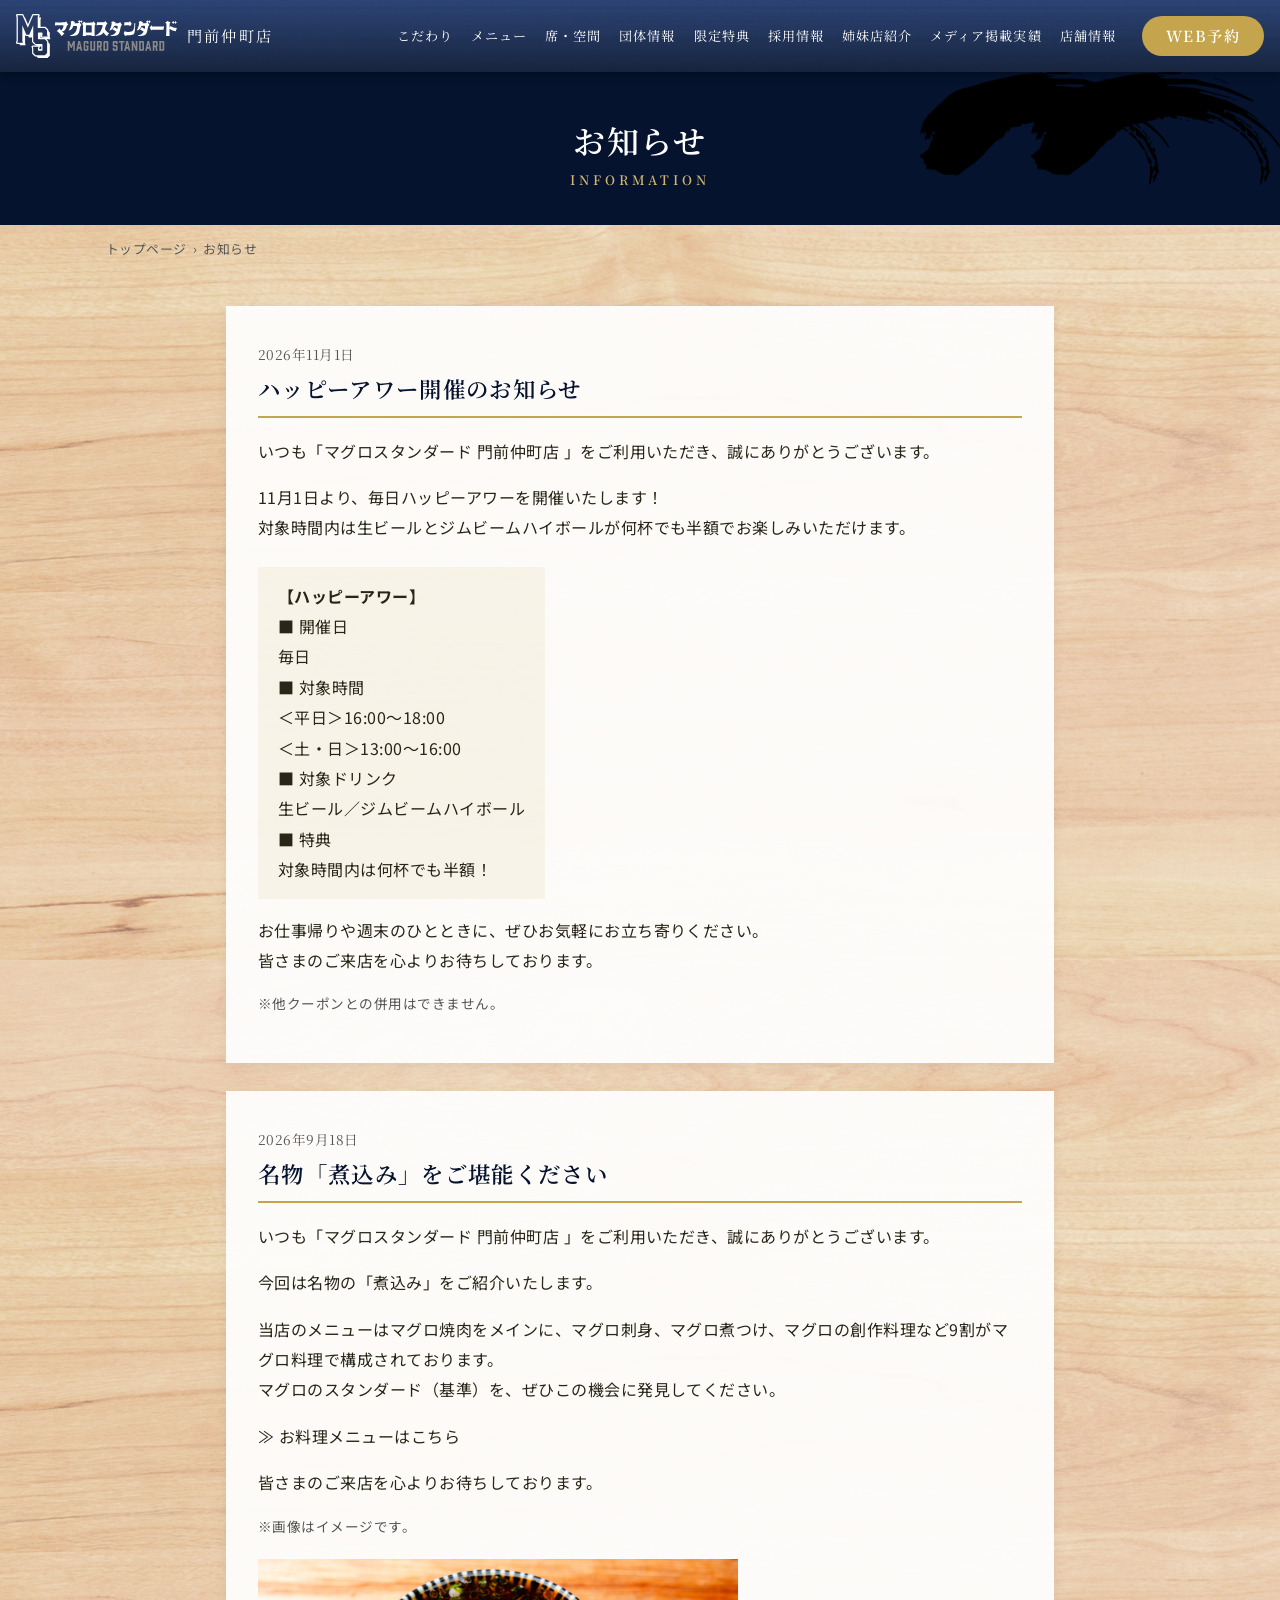
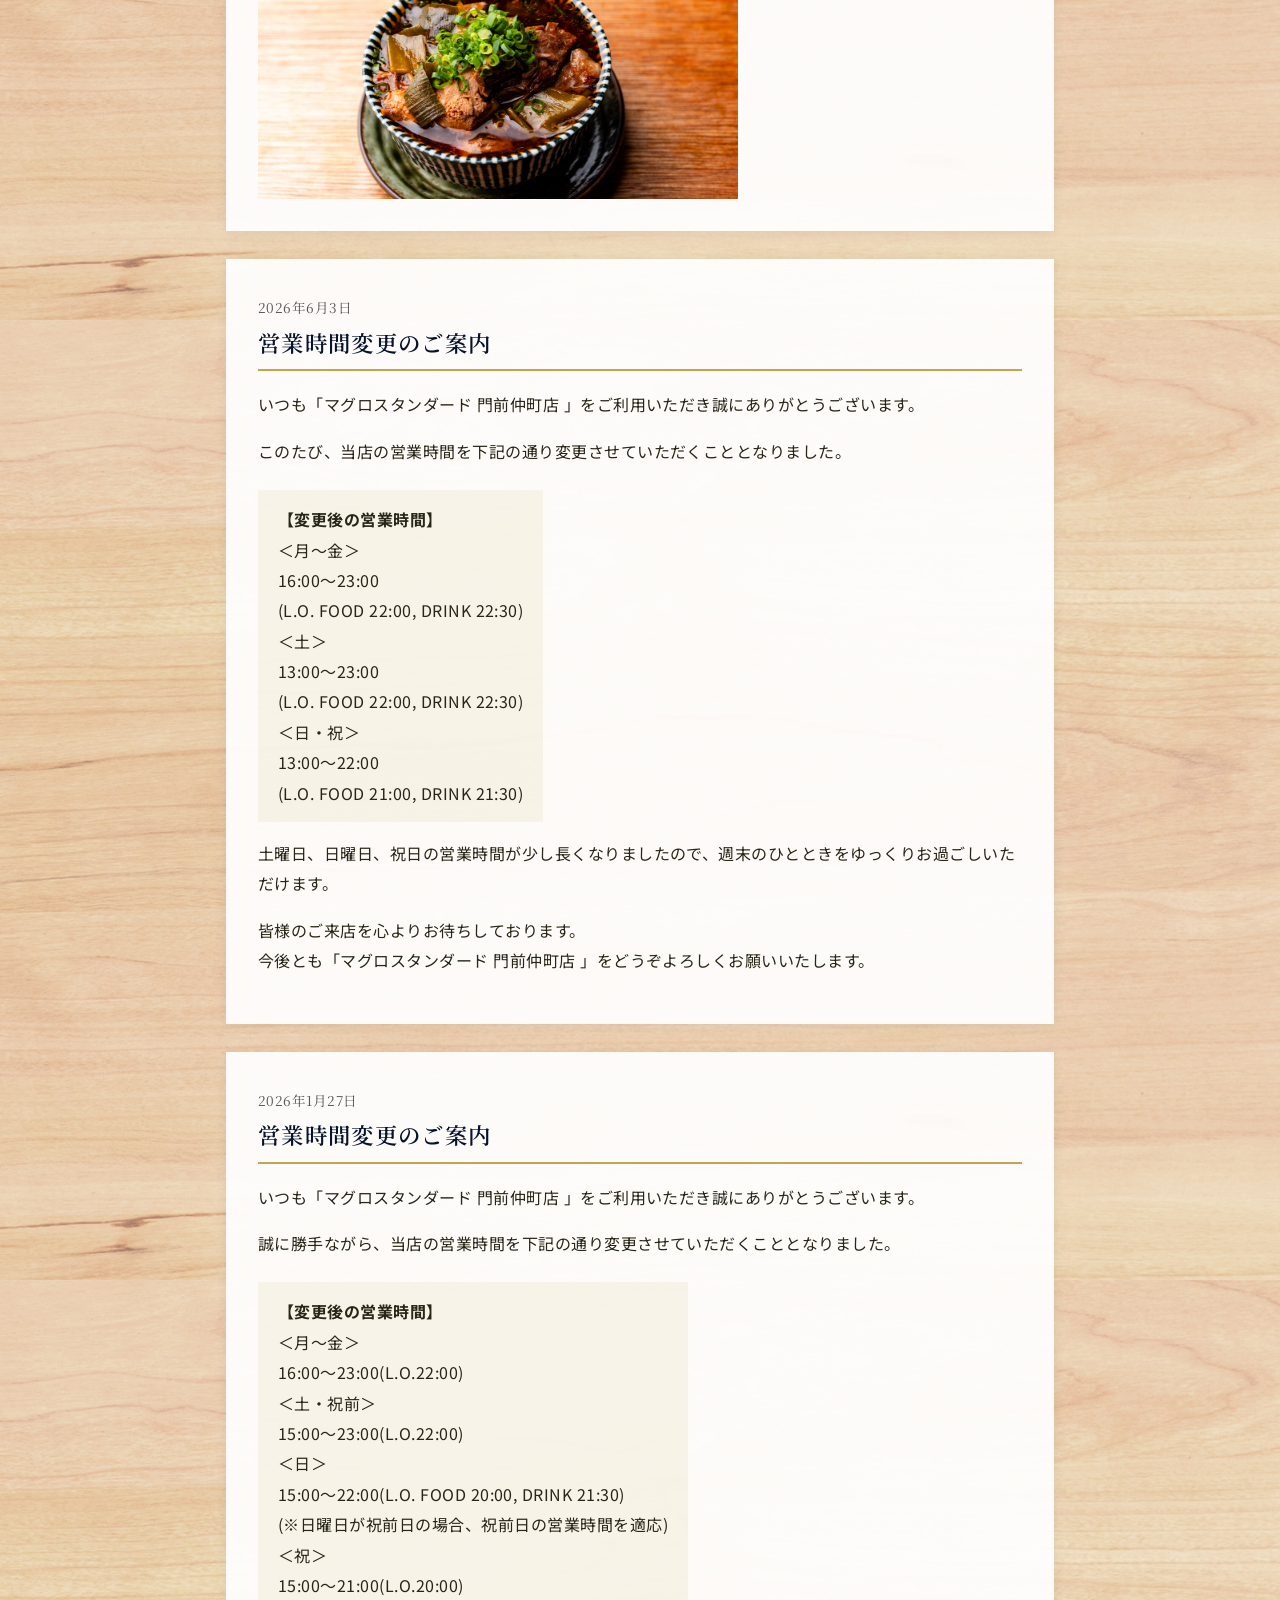
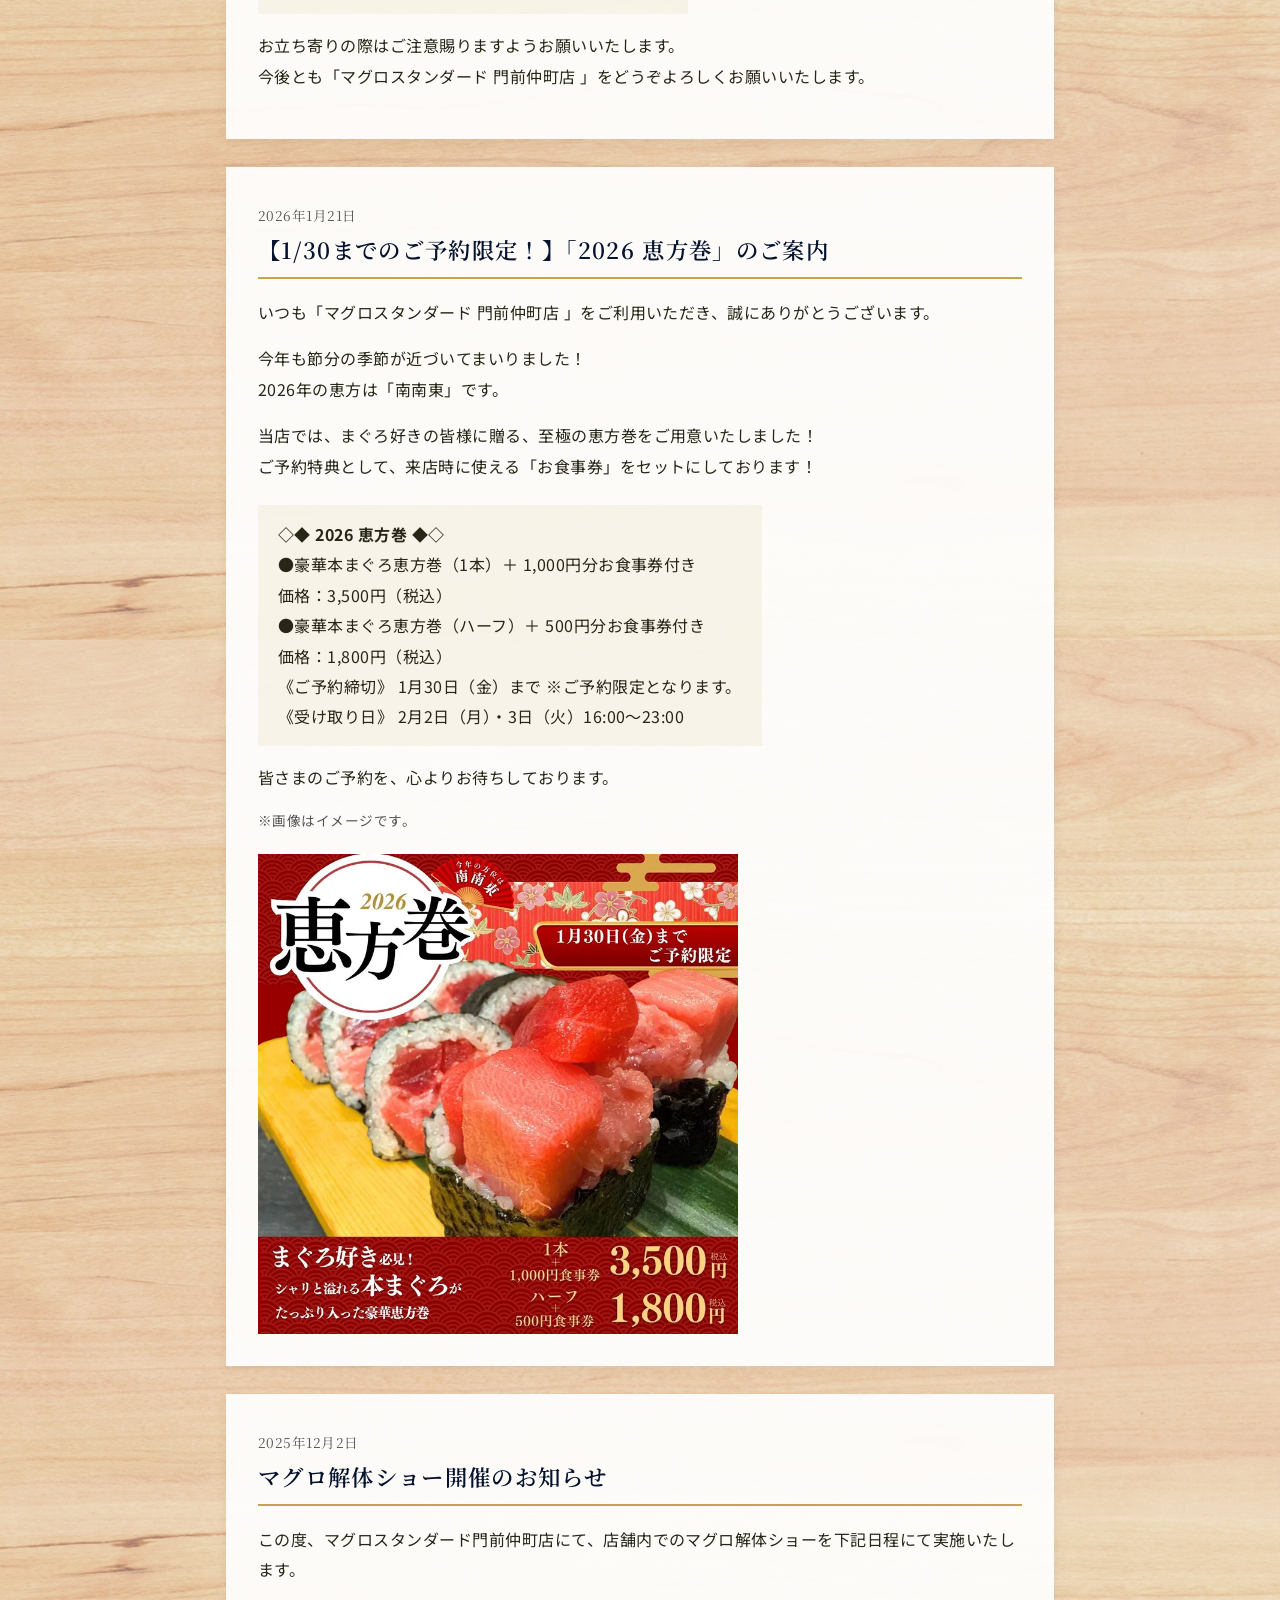
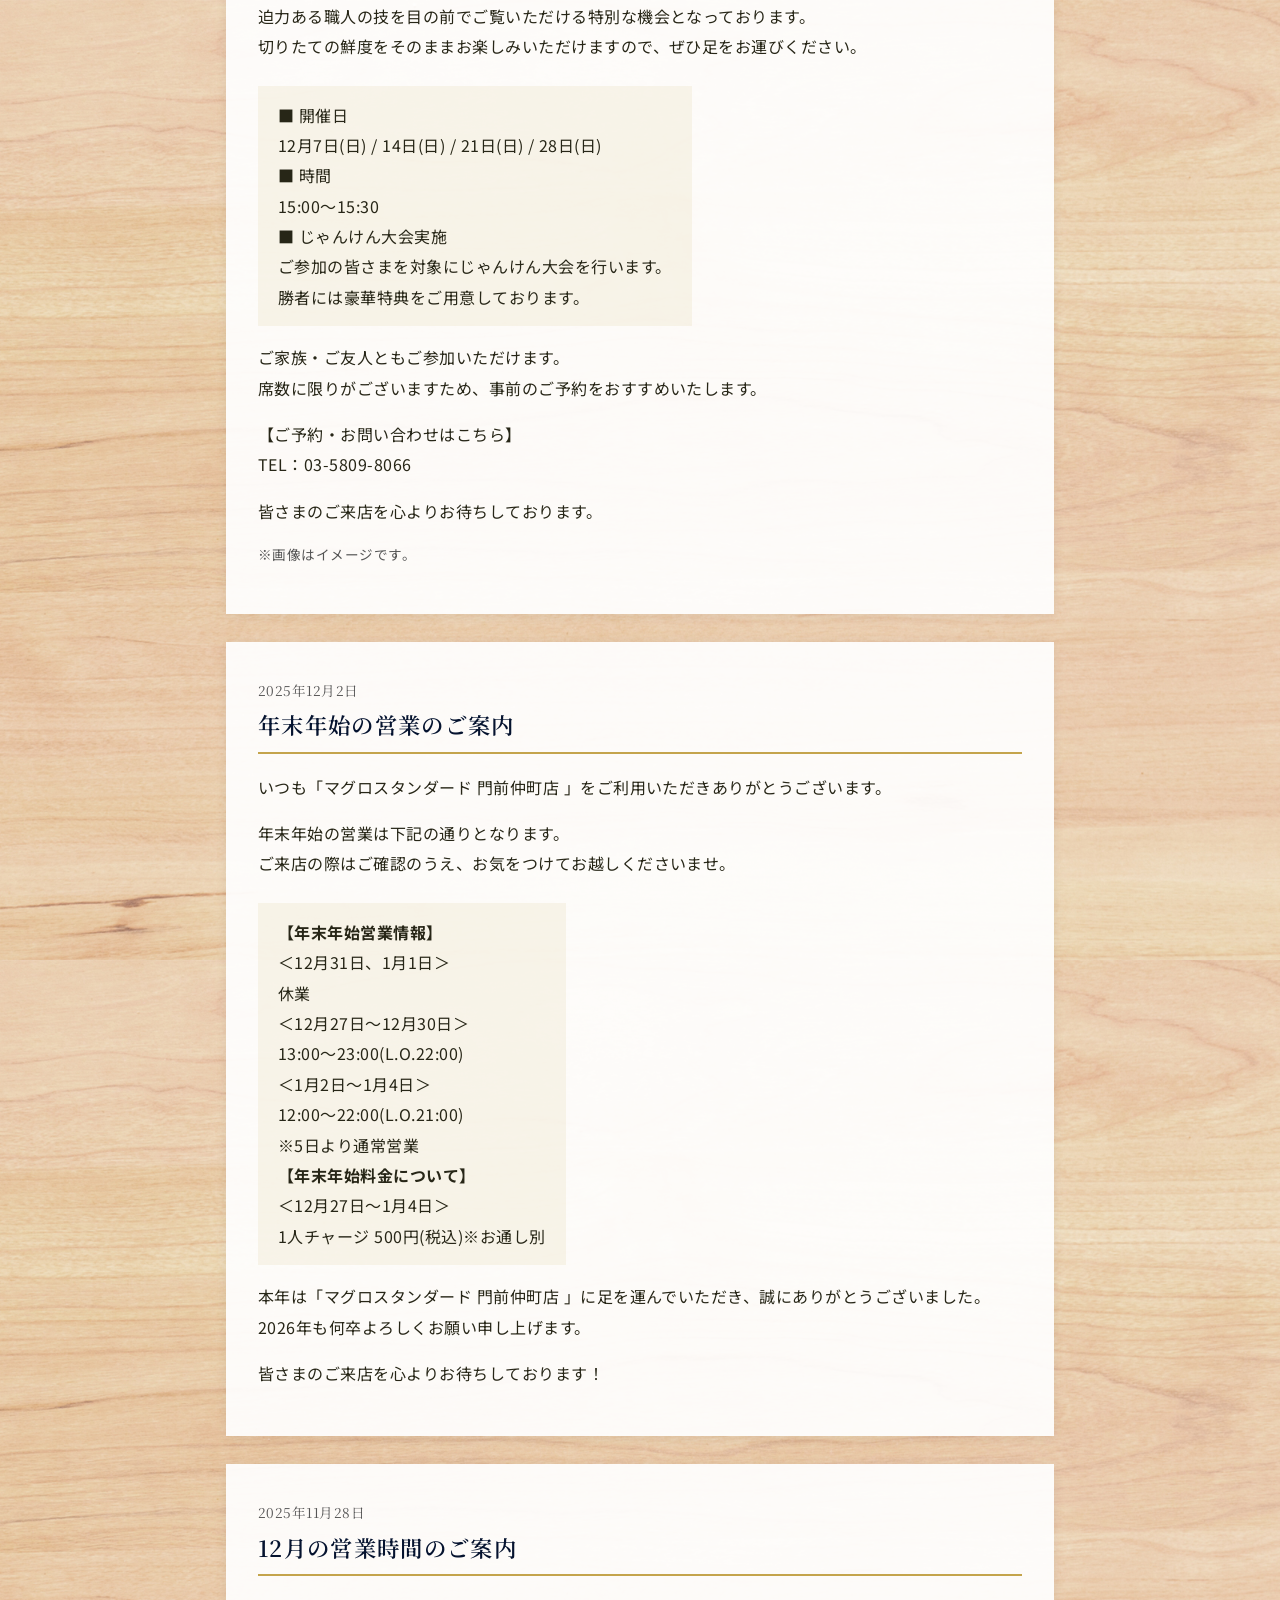
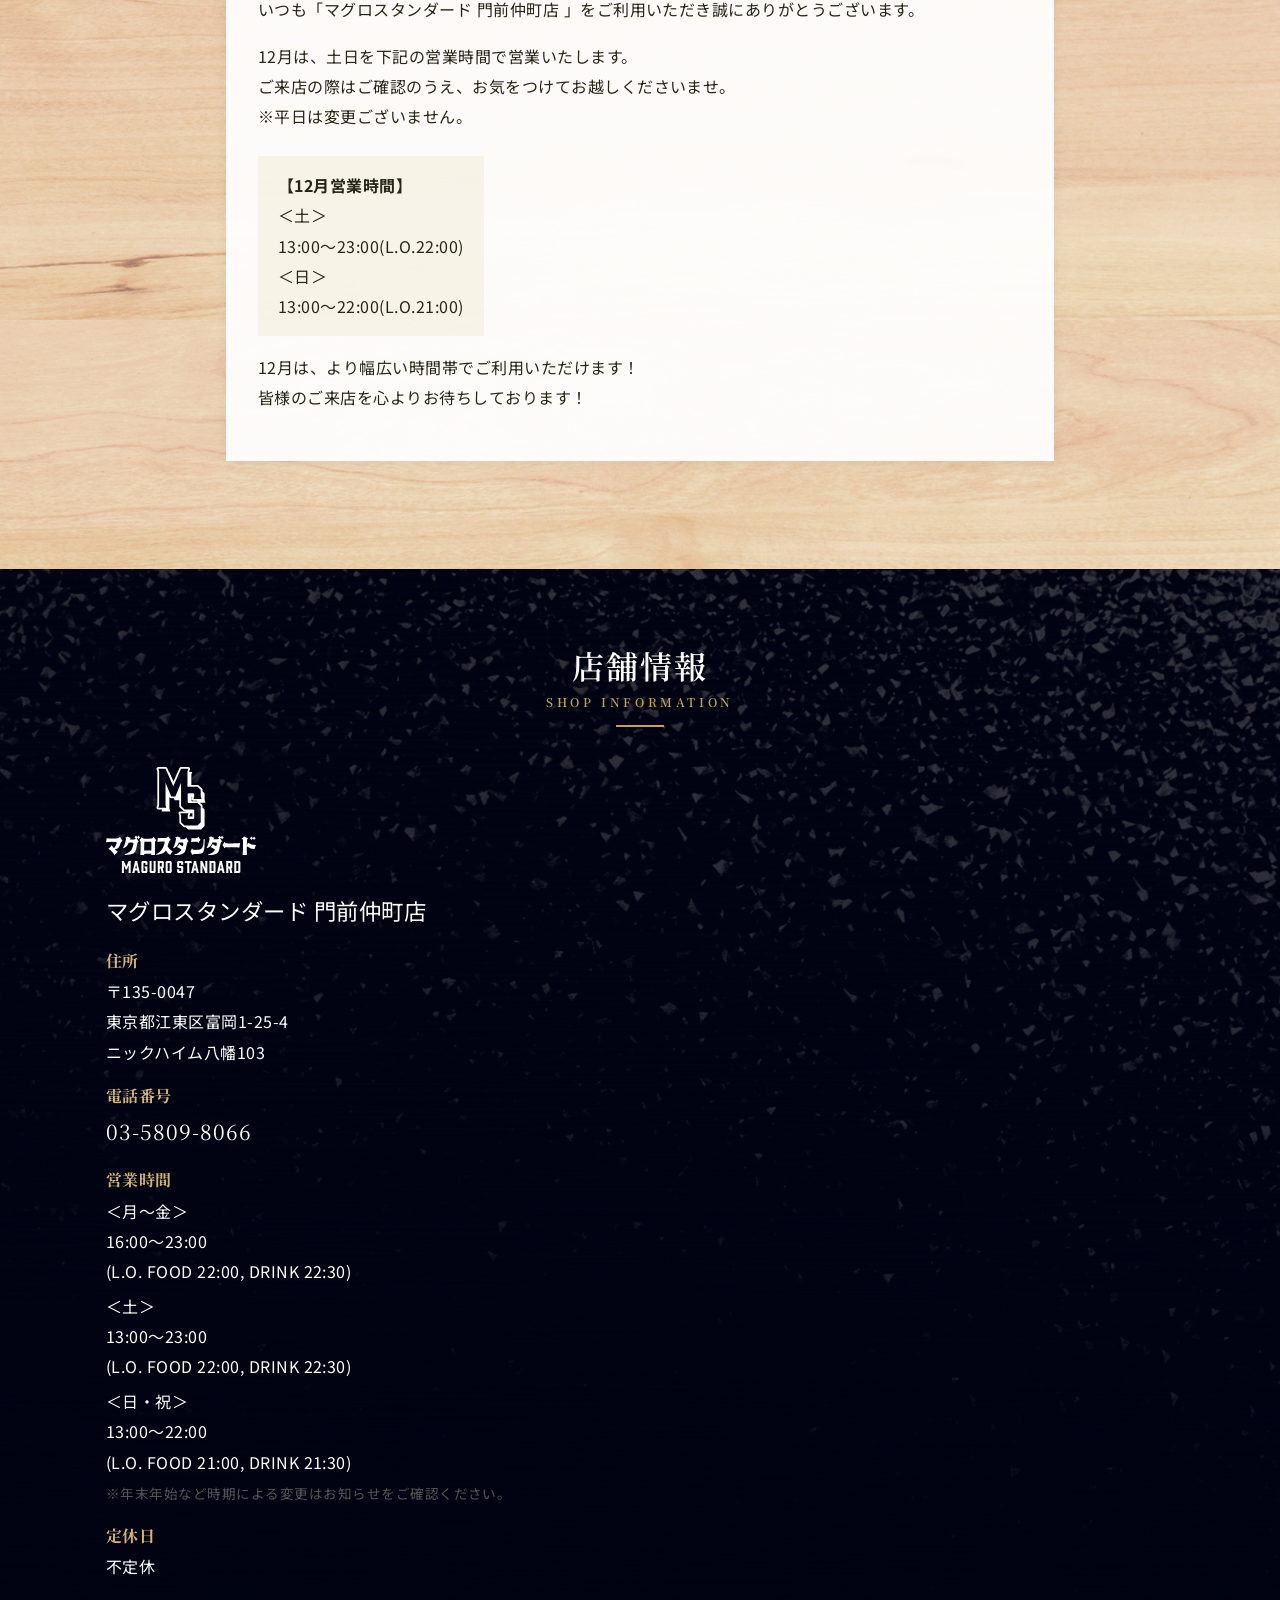
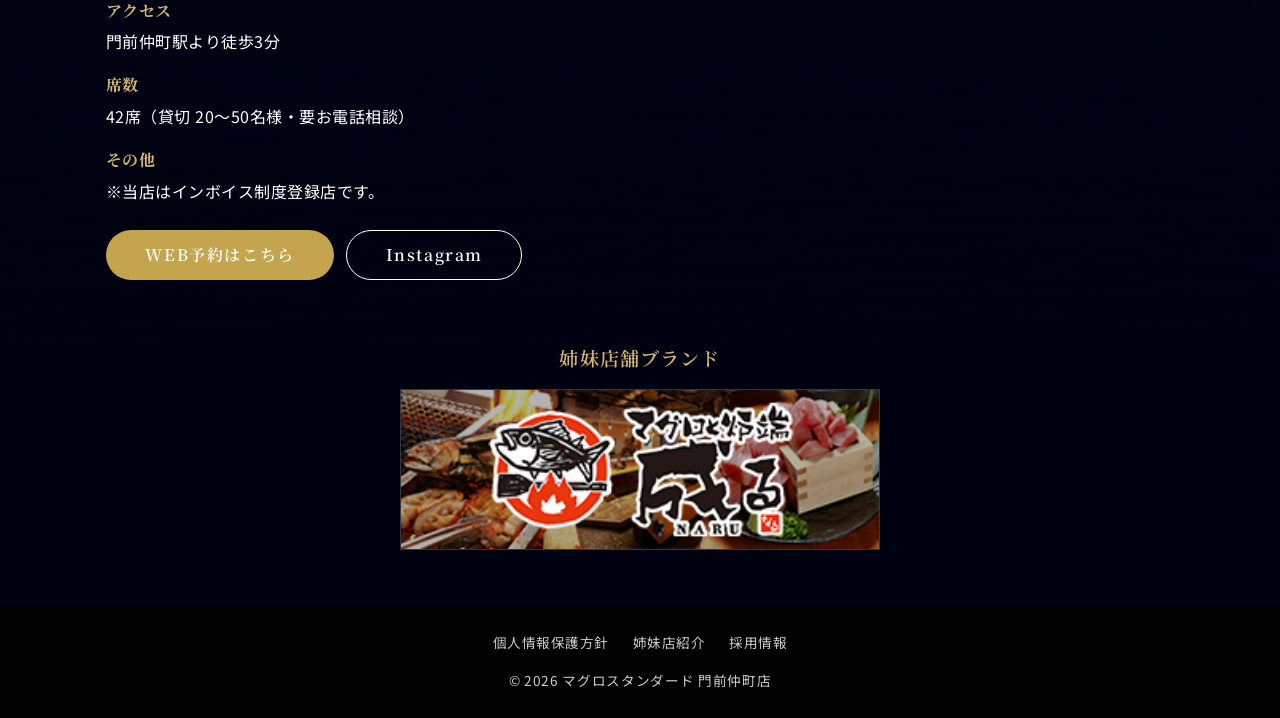
<file: information/index.html>
<!DOCTYPE html>
<html lang="ja">
<head>
  <meta charset="UTF-8">
  <meta name="viewport" content="width=device-width, initial-scale=1.0">
  <title>お知らせ | マグロスタンダード 門前仲町店</title>
  <meta name="description" content="マグロスタンダード 門前仲町店からのお知らせ。営業時間の変更、年末年始の営業、イベントなどの最新情報をご案内します。">
  <meta property="og:type" content="article">
  <meta property="og:site_name" content="マグロスタンダード 門前仲町店">
  <meta property="og:title" content="お知らせ | マグロスタンダード 門前仲町店">
  <meta property="og:description" content="マグロスタンダード 門前仲町店からのお知らせ。営業時間の変更、年末年始の営業、イベントなどの最新情報をご案内します。">
  <meta property="og:url" content="https://maguro-standard.com/information/">
  <meta property="og:image" content="https://maguro-standard.com/images/hero.jpg">
  <meta property="og:locale" content="ja_JP">
  <meta name="twitter:card" content="summary_large_image">
  <link rel="icon" type="image/png" sizes="32x32" href="../images/favicon-32x32.png">
  <link rel="apple-touch-icon" sizes="180x180" href="../images/apple-touch-icon.png">
  <link rel="preconnect" href="https://fonts.googleapis.com">
  <link rel="preconnect" href="https://fonts.gstatic.com" crossorigin>
  <link href="https://fonts.googleapis.com/css2?family=Noto+Sans+JP:wght@400;500;700&family=Noto+Serif+JP:wght@500;600;700&display=swap" rel="stylesheet">
  <link rel="stylesheet" href="../css/style.css">
  <script src="../js/main.js" defer></script>
</head>
<body>
<header class="site-header">
  <div class="header-inner">
    <a class="brand" href="../">
      <img src="../images/logo.svg" alt="マグロスタンダード" width="160" height="44">
      <span class="brand-sub">門前仲町店</span>
    </a>
    <nav class="global-nav" id="global-nav" aria-label="グローバルナビゲーション">
      <ul class="nav-list">
        <li><a href="../concept/">こだわり</a></li>
        <li class="has-sub">
          <span class="nav-label">メニュー</span>
          <ul class="sub-menu">
            <li><a href="../course/">コース</a></li>
            <li><a href="../food/">お食事</a></li>
            <li><a href="../drink/">お飲み物</a></li>
          </ul>
        </li>
        <li><a href="../table/">席・空間</a></li>
        <li><a href="../group/">団体情報</a></li>
        <li><a href="../special/">限定特典</a></li>
        <li><a href="https://pay-it-forward-corporate.com/recruit/" target="_blank" rel="noopener">採用情報</a></li>
        <li><a href="../sister-store/">姉妹店紹介</a></li>
        <li><a href="../media/">メディア掲載実績</a></li>
        <li><a href="#shop-info">店舗情報</a></li>
      </ul>
      <a class="btn btn-reserve nav-reserve" href="https://yoyaku.tabelog.com/yoyaku/net_booking_form/index?rcd=13268261" target="_blank" rel="noopener">WEB予約</a>
    </nav>
    <a class="btn btn-reserve header-reserve" href="https://yoyaku.tabelog.com/yoyaku/net_booking_form/index?rcd=13268261" target="_blank" rel="noopener">WEB予約</a>
    <button class="nav-toggle" type="button" aria-controls="global-nav" aria-expanded="false">
      <span></span><span></span><span></span>
      <span class="sr-only">メニューを開く</span>
    </button>
  </div>
</header>
<main>
<div class="page-header">
  <h1>お知らせ<span class="en">INFORMATION</span></h1>
</div>
<div class="container">
  <nav class="breadcrumb" aria-label="パンくずリスト">
    <ol>
      <li><a href="../">トップページ</a></li><li>お知らせ</li>
    </ol>
  </nav>
</div>

  <div class="page-body">
    <div class="container container--narrow">
      <article class="post" id="post-happyhour">
        <time datetime="2026-11-01">2026年11月1日</time>
        <h2>ハッピーアワー開催のお知らせ</h2>
        <p>いつも「マグロスタンダード 門前仲町店 」をご利用いただき、誠にありがとうございます。</p>
        <p>11月1日より、毎日ハッピーアワーを開催いたします！<br>対象時間内は生ビールとジムビームハイボールが何杯でも半額でお楽しみいただけます。</p>
        <div class="hours">
          <p><strong>【ハッピーアワー】</strong></p>
          <p>■ 開催日<br>毎日</p>
          <p>■ 対象時間<br>＜平日＞16:00～18:00<br>＜土・日＞13:00～16:00</p>
          <p>■ 対象ドリンク<br>生ビール／ジムビームハイボール</p>
          <p>■ 特典<br>対象時間内は何杯でも半額！</p>
        </div>
        <p>お仕事帰りや週末のひとときに、ぜひお気軽にお立ち寄りください。<br>皆さまのご来店を心よりお待ちしております。</p>
        <p class="note">※他クーポンとの併用はできません。</p>
      </article>
      <article class="post" id="post-6703">
        <time datetime="2026-09-18">2026年9月18日</time>
        <h2>名物「煮込み」をご堪能ください</h2>
        <p>いつも「マグロスタンダード 門前仲町店 」をご利用いただき、誠にありがとうございます。</p>
        <p>今回は名物の「煮込み」をご紹介いたします。</p>
        <p>当店のメニューはマグロ焼肉をメインに、マグロ刺身、マグロ煮つけ、マグロの創作料理など9割がマグロ料理で構成されております。<br>マグロのスタンダード（基準）を、ぜひこの機会に発見してください。</p>
        <p><a href="../food/">≫ お料理メニューはこちら</a></p>
        <p>皆さまのご来店を心よりお待ちしております。</p>
        <p class="note">※画像はイメージです。</p>
        <img src="../images/food-06.webp" alt="マグロの煮込み" loading="lazy">
      </article>
      <article class="post" id="post-6698">
        <time datetime="2026-06-03">2026年6月3日</time>
        <h2>営業時間変更のご案内</h2>
        <p>いつも「マグロスタンダード 門前仲町店 」をご利用いただき誠にありがとうございます。</p>
        <p>このたび、当店の営業時間を下記の通り変更させていただくこととなりました。</p>
        <div class="hours">
          <p><strong>【変更後の営業時間】</strong></p>
          <p>＜月～金＞<br>16:00～23:00<br>(L.O. FOOD 22:00, DRINK 22:30)</p>
          <p>＜土＞<br>13:00～23:00<br>(L.O. FOOD 22:00, DRINK 22:30)</p>
          <p>＜日・祝＞<br>13:00～22:00<br>(L.O. FOOD 21:00, DRINK 21:30)</p>
        </div>
        <p>土曜日、日曜日、祝日の営業時間が少し長くなりましたので、週末のひとときをゆっくりお過ごしいただけます。</p>
        <p>皆様のご来店を心よりお待ちしております。<br>今後とも「マグロスタンダード 門前仲町店 」をどうぞよろしくお願いいたします。</p>
      </article>
      <article class="post" id="post-6673">
        <time datetime="2026-01-27">2026年1月27日</time>
        <h2>営業時間変更のご案内</h2>
        <p>いつも「マグロスタンダード 門前仲町店 」をご利用いただき誠にありがとうございます。</p>
        <p>誠に勝手ながら、当店の営業時間を下記の通り変更させていただくこととなりました。</p>
        <div class="hours">
          <p><strong>【変更後の営業時間】</strong></p>
          <p>＜月～金＞<br>16:00～23:00(L.O.22:00)</p>
          <p>＜土・祝前＞<br>15:00～23:00(L.O.22:00)</p>
          <p>＜日＞<br>15:00～22:00(L.O. FOOD 20:00, DRINK 21:30)<br>(※日曜日が祝前日の場合、祝前日の営業時間を適応)</p>
          <p>＜祝＞<br>15:00～21:00(L.O.20:00)</p>
        </div>
        <p>お立ち寄りの際はご注意賜りますようお願いいたします。<br>今後とも「マグロスタンダード 門前仲町店 」をどうぞよろしくお願いいたします。</p>
      </article>
      <article class="post" id="post-6663">
        <time datetime="2026-01-21">2026年1月21日</time>
        <h2>【1/30までのご予約限定！】「2026 恵方巻」のご案内</h2>
        <p>いつも「マグロスタンダード 門前仲町店 」をご利用いただき、誠にありがとうございます。</p>
        <p>今年も節分の季節が近づいてまいりました！<br>2026年の恵方は「南南東」です。</p>
        <p>当店では、まぐろ好きの皆様に贈る、至極の恵方巻をご用意いたしました！<br>ご予約特典として、来店時に使える「お食事券」をセットにしております！</p>
        <div class="hours">
          <p><strong>◇◆ 2026 恵方巻 ◆◇</strong></p>
          <p>●豪華本まぐろ恵方巻（1本）＋ 1,000円分お食事券付き<br>価格：3,500円（税込）</p>
          <p>●豪華本まぐろ恵方巻（ハーフ）＋ 500円分お食事券付き<br>価格：1,800円（税込）</p>
          <p>《ご予約締切》 1月30日（金）まで ※ご予約限定となります。<br>《受け取り日》 2月2日（月）・3日（火）16:00～23:00</p>
        </div>
        <p>皆さまのご予約を、心よりお待ちしております。</p>
        <p class="note">※画像はイメージです。</p>
        <img src="../images/news-ehomaki.webp" alt="2026 恵方巻" loading="lazy">
      </article>
      <article class="post" id="post-6647">
        <time datetime="2025-12-02">2025年12月2日</time>
        <h2>マグロ解体ショー開催のお知らせ</h2>
        <p>この度、マグロスタンダード門前仲町店にて、店舗内でのマグロ解体ショーを下記日程にて実施いたします。</p>
        <p>迫力ある職人の技を目の前でご覧いただける特別な機会となっております。<br>切りたての鮮度をそのままお楽しみいただけますので、ぜひ足をお運びください。</p>
        <div class="hours">
          <p>■ 開催日<br>12月7日(日) / 14日(日) / 21日(日) / 28日(日)</p>
          <p>■ 時間<br>15:00～15:30</p>
          <p>■ じゃんけん大会実施<br>ご参加の皆さまを対象にじゃんけん大会を行います。<br>勝者には豪華特典をご用意しております。</p>
        </div>
        <p>ご家族・ご友人ともご参加いただけます。<br>席数に限りがございますため、事前のご予約をおすすめいたします。</p>
        <p>【ご予約・お問い合わせはこちら】<br>TEL：<a href="tel:03-5809-8066">03-5809-8066</a></p>
        <p>皆さまのご来店を心よりお待ちしております。</p>
        <p class="note">※画像はイメージです。</p>
      </article>
      <article class="post" id="post-6638">
        <time datetime="2025-12-02">2025年12月2日</time>
        <h2>年末年始の営業のご案内</h2>
        <p>いつも「マグロスタンダード 門前仲町店 」をご利用いただきありがとうございます。</p>
        <p>年末年始の営業は下記の通りとなります。<br>ご来店の際はご確認のうえ、お気をつけてお越しくださいませ。</p>
        <div class="hours">
          <p><strong>【年末年始営業情報】</strong></p>
          <p>＜12月31日、1月1日＞<br>休業</p>
          <p>＜12月27日〜12月30日＞<br>13:00～23:00(L.O.22:00)</p>
          <p>＜1月2日〜1月4日＞<br>12:00～22:00(L.O.21:00)</p>
          <p>※5日より通常営業</p>
          <p><strong>【年末年始料金について】</strong><br>＜12月27日〜1月4日＞<br>1人チャージ 500円(税込)※お通し別</p>
        </div>
        <p>本年は「マグロスタンダード 門前仲町店 」に足を運んでいただき、誠にありがとうございました。<br>2026年も何卒よろしくお願い申し上げます。</p>
        <p>皆さまのご来店を心よりお待ちしております！</p>
      </article>
      <article class="post" id="post-6635">
        <time datetime="2025-11-28">2025年11月28日</time>
        <h2>12月の営業時間のご案内</h2>
        <p>いつも「マグロスタンダード 門前仲町店 」をご利用いただき誠にありがとうございます。</p>
        <p>12月は、土日を下記の営業時間で営業いたします。<br>ご来店の際はご確認のうえ、お気をつけてお越しくださいませ。<br>※平日は変更ございません。</p>
        <div class="hours">
          <p><strong>【12月営業時間】</strong></p>
          <p>＜土＞<br>13:00～23:00(L.O.22:00)</p>
          <p>＜日＞<br>13:00～22:00(L.O.21:00)</p>
        </div>
        <p>12月は、より幅広い時間帯でご利用いただけます！<br>皆様のご来店を心よりお待ちしております！</p>
      </article>
    </div>
  </div>
</main>
<section class="shop-info" id="shop-info">
  <div class="container">
    <h2 class="section-title">店舗情報<span class="en">SHOP INFORMATION</span></h2>
    <div class="shop-grid">
      <div class="shop-detail">
        <img class="shop-logo" src="../images/logo-footer.svg" alt="マグロスタンダード" width="150" height="60">
        <p class="shop-name">マグロスタンダード 門前仲町店</p>
        <dl>
          <dt>住所</dt>
          <dd>
            <p>〒135-0047<br>東京都江東区富岡1-25-4<br>ニックハイム八幡103</p>
          </dd>
          <dt>電話番号</dt>
          <dd><a class="tel" href="tel:03-5809-8066">03-5809-8066</a></dd>
          <dt>営業時間</dt>
          <dd>
            <p>＜月～金＞<br>16:00～23:00<br>(L.O. FOOD 22:00, DRINK 22:30)</p>
            <p>＜土＞<br>13:00～23:00<br>(L.O. FOOD 22:00, DRINK 22:30)</p>
            <p>＜日・祝＞<br>13:00～22:00<br>(L.O. FOOD 21:00, DRINK 21:30)</p>
            <p class="note">※年末年始など時期による変更は<a href="../information/">お知らせ</a>をご確認ください。</p>
          </dd>
          <dt>定休日</dt>
          <dd><p>不定休</p></dd>
          <dt>アクセス</dt>
          <dd><p>門前仲町駅より徒歩3分</p></dd>
          <dt>席数</dt>
          <dd><p>42席（貸切 20～50名様・要お電話相談）</p></dd>
          <dt>その他</dt>
          <dd><p>※当店はインボイス制度登録店です。</p></dd>
        </dl>
        <div class="shop-actions">
          <a class="btn btn-gold" href="https://yoyaku.tabelog.com/yoyaku/net_booking_form/index?rcd=13268261" target="_blank" rel="noopener">WEB予約はこちら</a>
          <a class="btn btn-outline" href="https://www.instagram.com/magurostandard/" target="_blank" rel="noopener">Instagram</a>
        </div>
      </div>
      <div class="shop-map" id="footer_map">
        <iframe src="https://www.google.com/maps?q=%E6%9D%B1%E4%BA%AC%E9%83%BD%E6%B1%9F%E6%9D%B1%E5%8C%BA%E5%AF%8C%E5%B2%A11-25-4%20%E3%83%8B%E3%83%83%E3%82%AF%E3%83%8F%E3%82%A4%E3%83%A0%E5%85%AB%E5%B9%A1103&output=embed" title="マグロスタンダード 門前仲町店 の地図" loading="lazy" referrerpolicy="no-referrer-when-downgrade" allowfullscreen></iframe>
      </div>
    </div>
  </div>
</section>
<section class="sister-banner">
  <h2>姉妹店舗ブランド</h2>
  <a href="https://maguro-robata-naru.com/" target="_blank" rel="noopener">
    <img src="../images/naru-banner.jpg" alt="マグロと炉端 成る" width="480" height="140">
  </a>
</section>
<footer class="site-footer">
  <ul class="footer-links">
    <li><a href="../privacy/">個人情報保護方針</a></li>
    <li><a href="../sister-store/">姉妹店紹介</a></li>
    <li><a href="https://pay-it-forward-corporate.com/recruit/" target="_blank" rel="noopener">採用情報</a></li>
  </ul>
  <p class="copyright">&copy; 2026 マグロスタンダード 門前仲町店</p>
</footer>
<button class="pagetop" type="button" aria-label="ページ上部へ戻る">&#9650;</button>
<nav class="bottom-bar" aria-label="スマートフォン用メニュー">
  <a href="tel:03-5809-8066">
    <svg viewBox="0 0 24 24" aria-hidden="true"><path d="M6.6 10.8a15.1 15.1 0 0 0 6.6 6.6l2.2-2.2a1 1 0 0 1 1-.25 11.4 11.4 0 0 0 3.6.57 1 1 0 0 1 1 1V20a1 1 0 0 1-1 1A17 17 0 0 1 3 4a1 1 0 0 1 1-1h3.5a1 1 0 0 1 1 1c0 1.25.2 2.45.57 3.57a1 1 0 0 1-.25 1z"/></svg>
    電話
  </a>
  <a href="#shop-info">
    <svg viewBox="0 0 24 24" aria-hidden="true"><path d="M12 2a7 7 0 0 0-7 7c0 5.25 7 13 7 13s7-7.75 7-13a7 7 0 0 0-7-7zm0 9.5A2.5 2.5 0 1 1 12 6.5a2.5 2.5 0 0 1 0 5z"/></svg>
    地図
  </a>
  <a href="https://yoyaku.tabelog.com/yoyaku/net_booking_form/index?rcd=13268261" target="_blank" rel="noopener">
    <svg viewBox="0 0 24 24" aria-hidden="true"><path d="M19 4h-1V2h-2v2H8V2H6v2H5a2 2 0 0 0-2 2v14a2 2 0 0 0 2 2h14a2 2 0 0 0 2-2V6a2 2 0 0 0-2-2zm0 16H5V9h14v11zM7 11h5v5H7z"/></svg>
    WEB予約
  </a>
</nav>
</body>
</html>
</file>
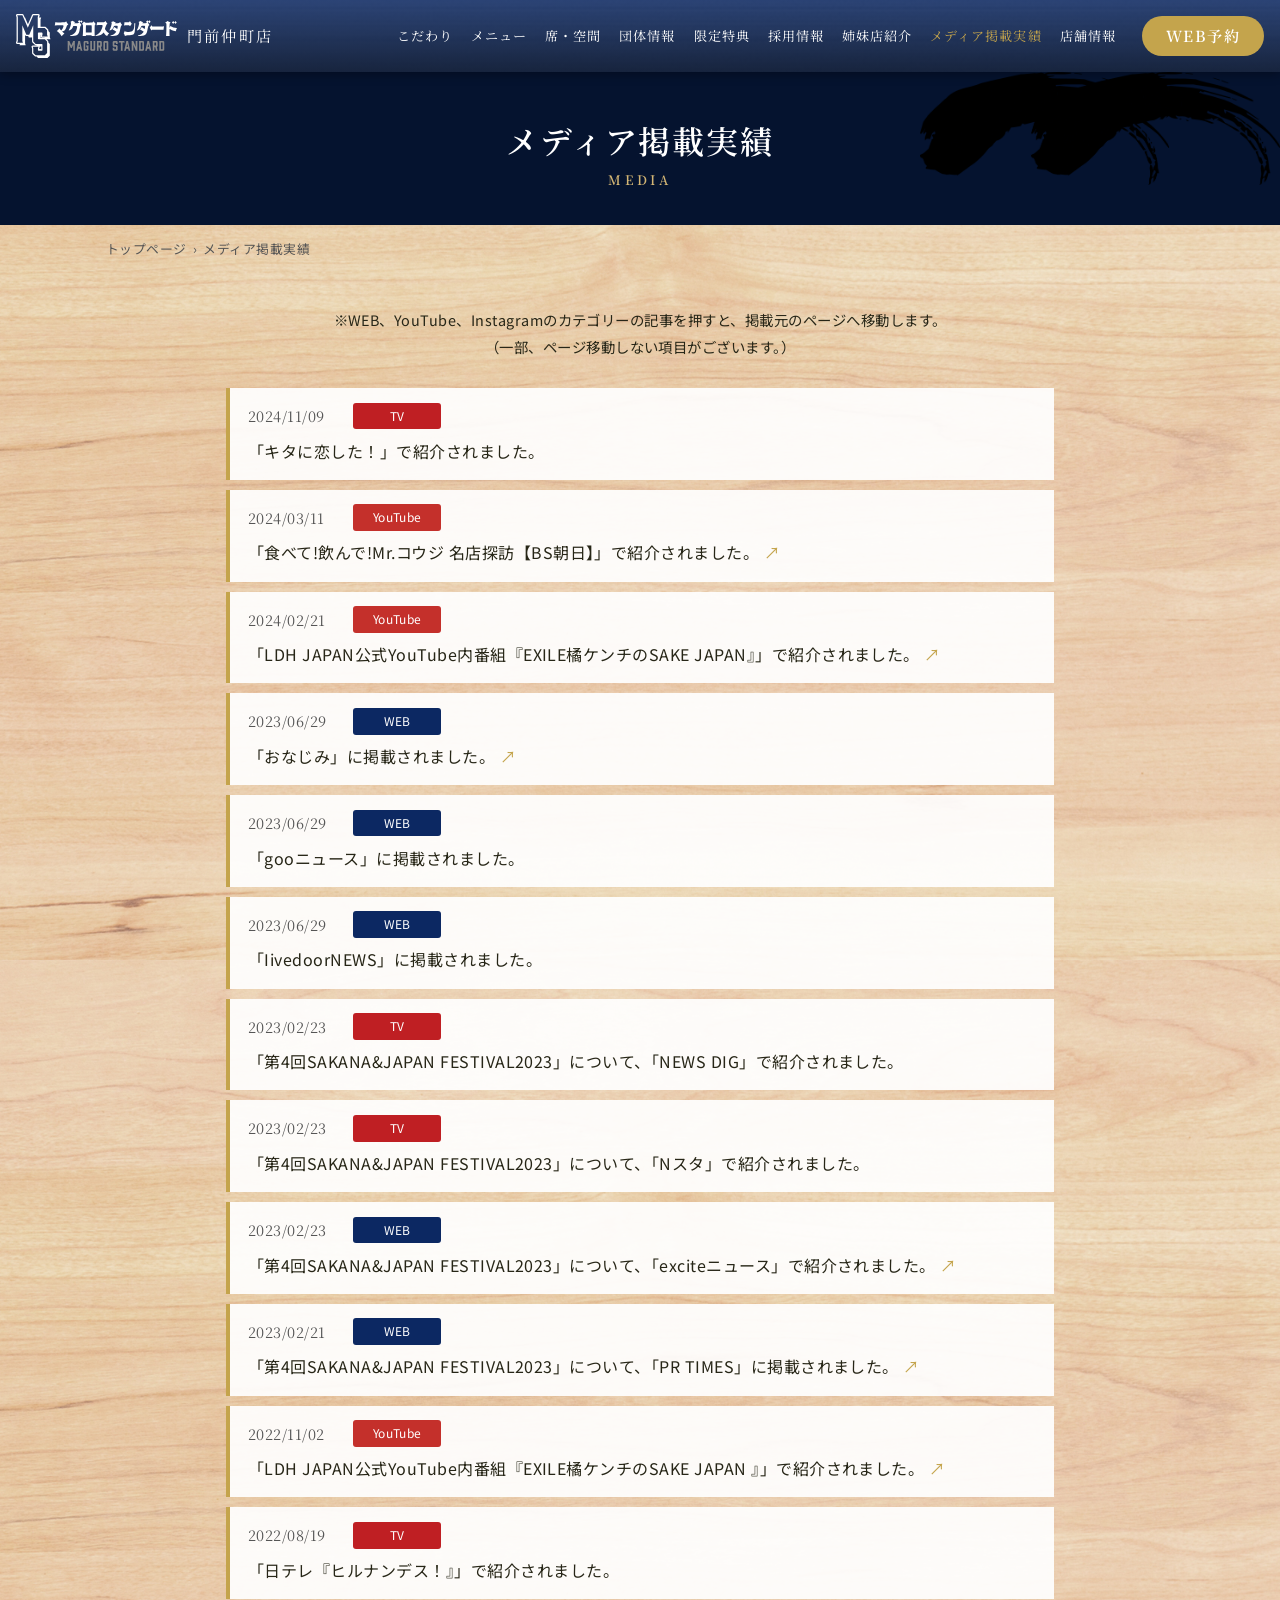
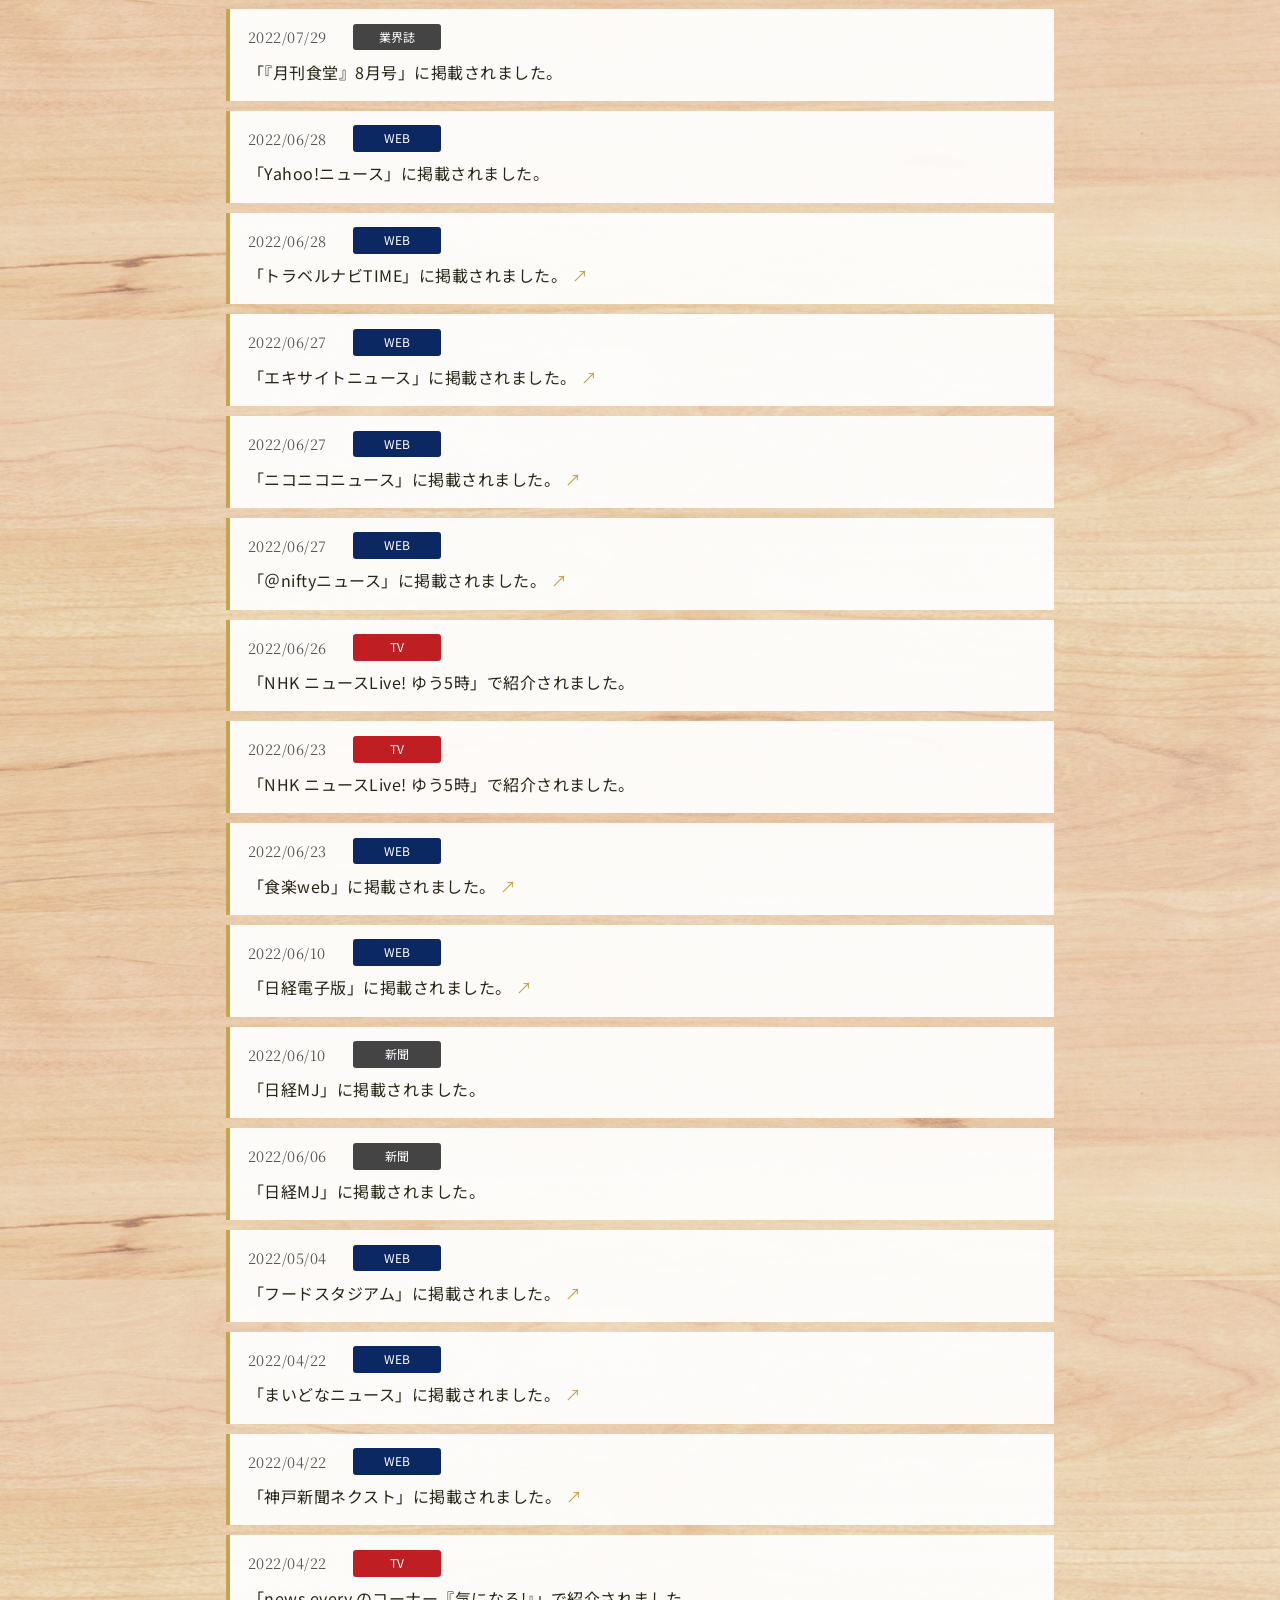
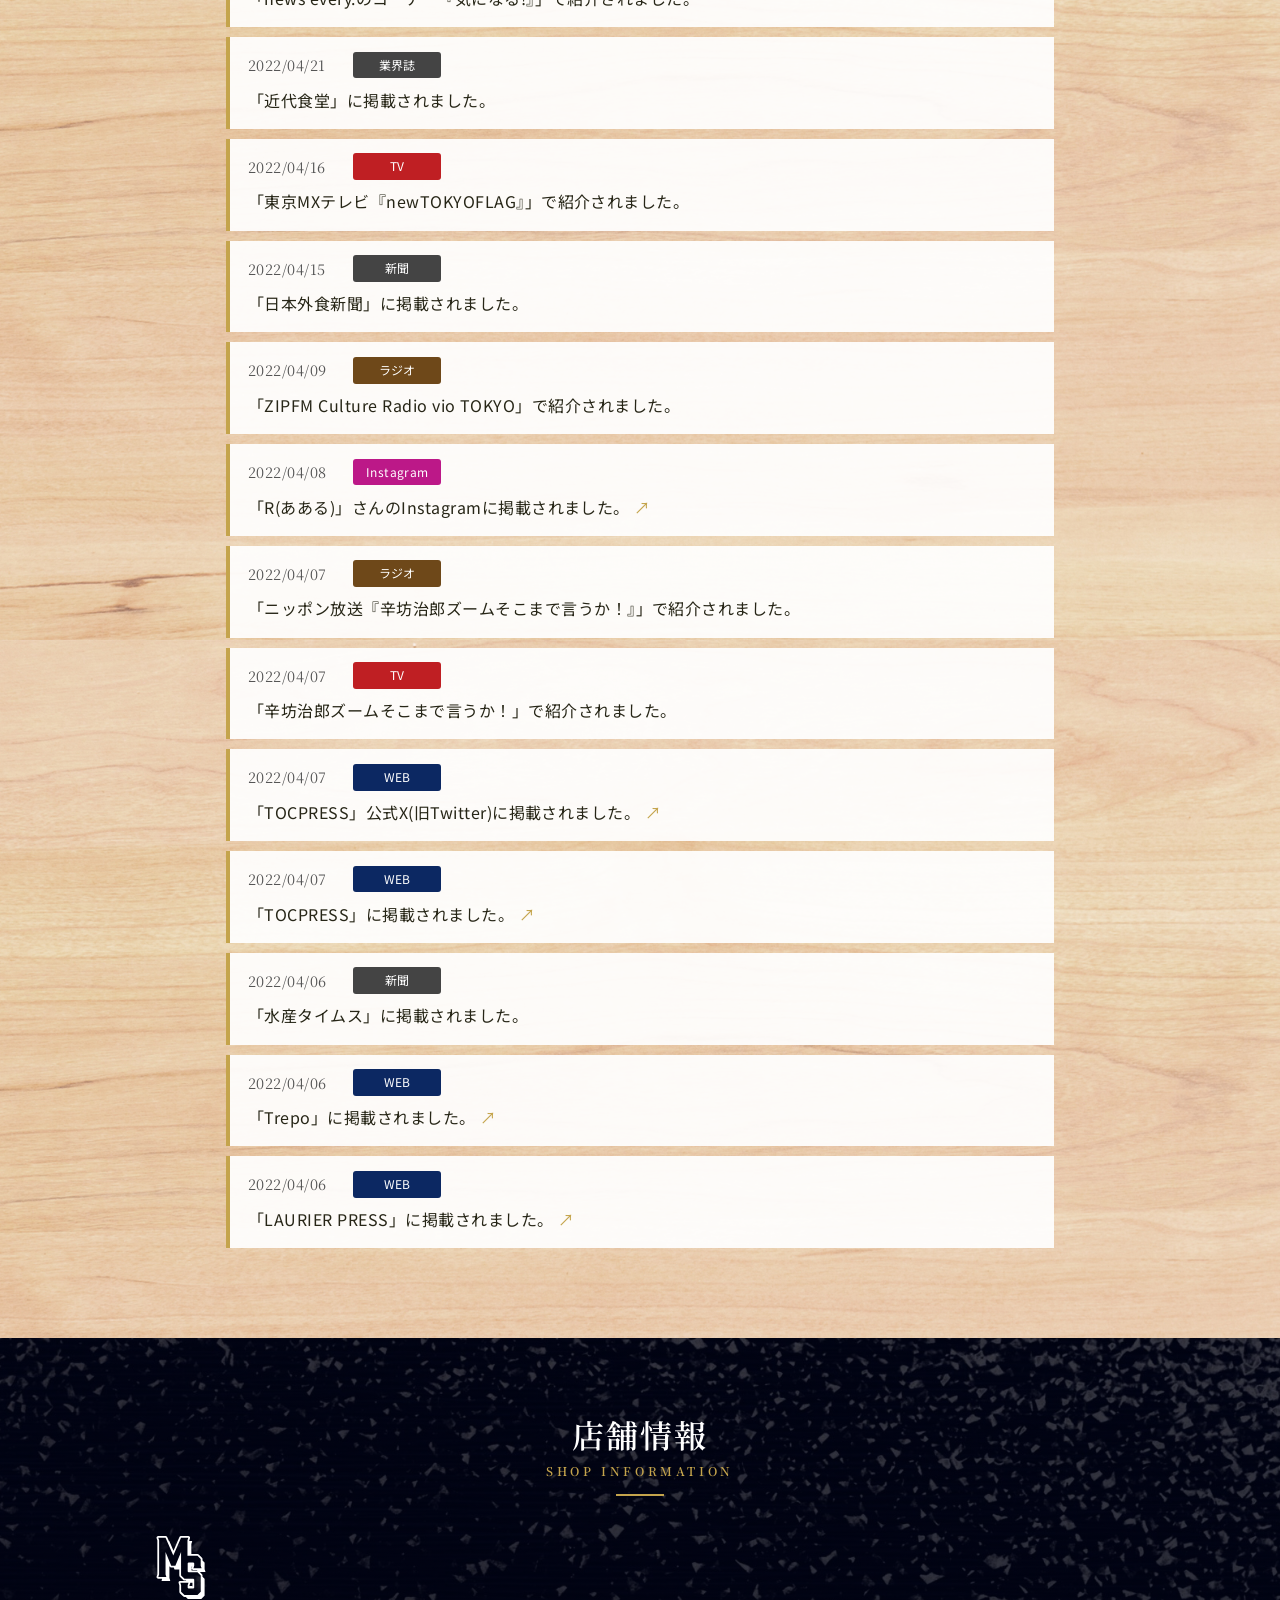
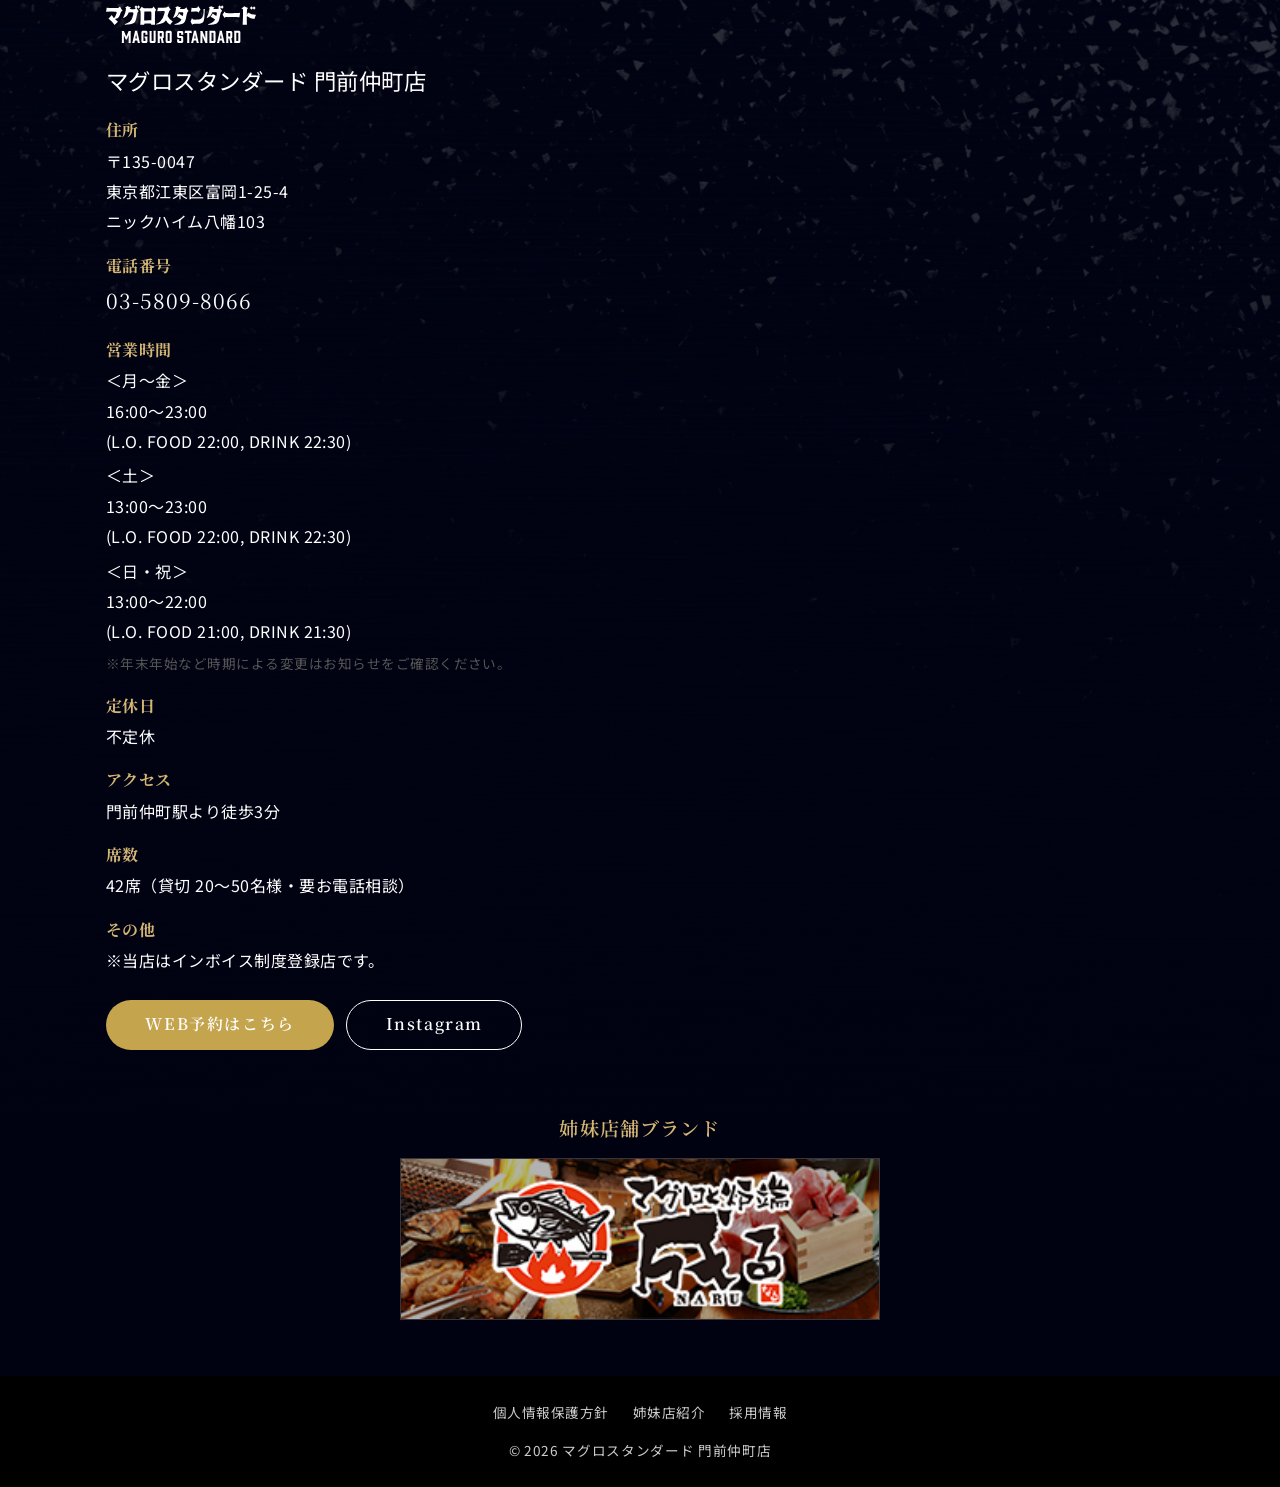
<file: media/index.html>
<!DOCTYPE html>
<html lang="ja">
<head>
  <meta charset="UTF-8">
  <meta name="viewport" content="width=device-width, initial-scale=1.0">
  <title>メディア掲載実績 | マグロスタンダード 門前仲町店</title>
  <meta name="description" content="マグロスタンダード 門前仲町店のメディア掲載実績。TV、YouTube、WEB、新聞、業界誌、ラジオなどでご紹介いただきました。">
  <meta property="og:type" content="article">
  <meta property="og:site_name" content="マグロスタンダード 門前仲町店">
  <meta property="og:title" content="メディア掲載実績 | マグロスタンダード 門前仲町店">
  <meta property="og:description" content="マグロスタンダード 門前仲町店のメディア掲載実績。TV、YouTube、WEB、新聞、業界誌、ラジオなどでご紹介いただきました。">
  <meta property="og:url" content="https://maguro-standard.com/media/">
  <meta property="og:image" content="https://maguro-standard.com/images/hero.jpg">
  <meta property="og:locale" content="ja_JP">
  <meta name="twitter:card" content="summary_large_image">
  <link rel="icon" type="image/png" sizes="32x32" href="../images/favicon-32x32.png">
  <link rel="apple-touch-icon" sizes="180x180" href="../images/apple-touch-icon.png">
  <link rel="preconnect" href="https://fonts.googleapis.com">
  <link rel="preconnect" href="https://fonts.gstatic.com" crossorigin>
  <link href="https://fonts.googleapis.com/css2?family=Noto+Sans+JP:wght@400;500;700&family=Noto+Serif+JP:wght@500;600;700&display=swap" rel="stylesheet">
  <link rel="stylesheet" href="../css/style.css">
  <script src="../js/main.js" defer></script>
</head>
<body>
<header class="site-header">
  <div class="header-inner">
    <a class="brand" href="../">
      <img src="../images/logo.svg" alt="マグロスタンダード" width="160" height="44">
      <span class="brand-sub">門前仲町店</span>
    </a>
    <nav class="global-nav" id="global-nav" aria-label="グローバルナビゲーション">
      <ul class="nav-list">
        <li><a href="../concept/">こだわり</a></li>
        <li class="has-sub">
          <span class="nav-label">メニュー</span>
          <ul class="sub-menu">
            <li><a href="../course/">コース</a></li>
            <li><a href="../food/">お食事</a></li>
            <li><a href="../drink/">お飲み物</a></li>
          </ul>
        </li>
        <li><a href="../table/">席・空間</a></li>
        <li><a href="../group/">団体情報</a></li>
        <li><a href="../special/">限定特典</a></li>
        <li><a href="https://pay-it-forward-corporate.com/recruit/" target="_blank" rel="noopener">採用情報</a></li>
        <li><a href="../sister-store/">姉妹店紹介</a></li>
        <li><a href="../media/">メディア掲載実績</a></li>
        <li><a href="#shop-info">店舗情報</a></li>
      </ul>
      <a class="btn btn-reserve nav-reserve" href="https://yoyaku.tabelog.com/yoyaku/net_booking_form/index?rcd=13268261" target="_blank" rel="noopener">WEB予約</a>
    </nav>
    <a class="btn btn-reserve header-reserve" href="https://yoyaku.tabelog.com/yoyaku/net_booking_form/index?rcd=13268261" target="_blank" rel="noopener">WEB予約</a>
    <button class="nav-toggle" type="button" aria-controls="global-nav" aria-expanded="false">
      <span></span><span></span><span></span>
      <span class="sr-only">メニューを開く</span>
    </button>
  </div>
</header>
<main>
<div class="page-header">
  <h1>メディア掲載実績<span class="en">MEDIA</span></h1>
</div>
<div class="container">
  <nav class="breadcrumb" aria-label="パンくずリスト">
    <ol>
      <li><a href="../">トップページ</a></li><li>メディア掲載実績</li>
    </ol>
  </nav>
</div>

  <div class="page-body">
    <div class="container container--narrow">
      <p class="media-note">※WEB、YouTube、Instagramのカテゴリーの記事を押すと、掲載元のページへ移動します。<br>（一部、ページ移動しない項目がございます。）</p>
      <ul class="media-list">
      <li><div class="media-box"><time datetime="2024-11-09">2024/11/09</time><span class="media-label media-label--tv">TV</span><span class="media-text">「キタに恋した！」で紹介されました。</span></div></li>
      <li><a class="media-box" href="https://www.youtube.com/watch?v=TRT79msklvs" target="_blank" rel="noopener"><time datetime="2024-03-11">2024/03/11</time><span class="media-label media-label--tube">YouTube</span><span class="media-text">「食べて!飲んで!Mr.コウジ 名店探訪【BS朝日】」で紹介されました。</span></a></li>
      <li><a class="media-box" href="https://youtu.be/9FQ3bkUGc8Q?si=X3Vuw4_AVhpgyA5J" target="_blank" rel="noopener"><time datetime="2024-02-21">2024/02/21</time><span class="media-label media-label--tube">YouTube</span><span class="media-text">「LDH JAPAN公式YouTube内番組『EXILE橘ケンチのSAKE JAPAN』」で紹介されました。</span></a></li>
      <li><a class="media-box" href="https://onaji.me/entry/2023/06/29" target="_blank" rel="noopener"><time datetime="2023-06-29">2023/06/29</time><span class="media-label media-label--web">WEB</span><span class="media-text">「おなじみ」に掲載されました。</span></a></li>
      <li><div class="media-box"><time datetime="2023-06-29">2023/06/29</time><span class="media-label media-label--web">WEB</span><span class="media-text">「gooニュース」に掲載されました。</span></div></li>
      <li><div class="media-box"><time datetime="2023-06-29">2023/06/29</time><span class="media-label media-label--web">WEB</span><span class="media-text">「IivedoorNEWS」に掲載されました。</span></div></li>
      <li><div class="media-box"><time datetime="2023-02-23">2023/02/23</time><span class="media-label media-label--tv">TV</span><span class="media-text">「第4回SAKANA&amp;JAPAN FESTIVAL2023」について、「NEWS DIG」で紹介されました。</span></div></li>
      <li><div class="media-box"><time datetime="2023-02-23">2023/02/23</time><span class="media-label media-label--tv">TV</span><span class="media-text">「第4回SAKANA&amp;JAPAN FESTIVAL2023」について、「Nスタ」で紹介されました。</span></div></li>
      <li><a class="media-box" href="https://www.excite.co.jp/news/article/Prtimes_2023-02-21-68543-29/" target="_blank" rel="noopener"><time datetime="2023-02-23">2023/02/23</time><span class="media-label media-label--web">WEB</span><span class="media-text">「第4回SAKANA&amp;JAPAN FESTIVAL2023」について、「exciteニュース」で紹介されました。</span></a></li>
      <li><a class="media-box" href="https://prtimes.jp/main/html/rd/p/000000029.000068543.html" target="_blank" rel="noopener"><time datetime="2023-02-21">2023/02/21</time><span class="media-label media-label--web">WEB</span><span class="media-text">「第4回SAKANA&amp;JAPAN FESTIVAL2023」について、「PR TIMES」に掲載されました。</span></a></li>
      <li><a class="media-box" href="https://youtu.be/YkU7zEbGQAQ?feature=shared" target="_blank" rel="noopener"><time datetime="2022-11-02">2022/11/02</time><span class="media-label media-label--tube">YouTube</span><span class="media-text">「LDH JAPAN公式YouTube内番組『EXILE橘ケンチのSAKE JAPAN 』」で紹介されました。</span></a></li>
      <li><div class="media-box"><time datetime="2022-08-19">2022/08/19</time><span class="media-label media-label--tv">TV</span><span class="media-text">「日テレ『ヒルナンデス！』」で紹介されました。</span></div></li>
      <li><div class="media-box"><time datetime="2022-07-29">2022/07/29</time><span class="media-label media-label--paper">業界誌</span><span class="media-text">「『月刊食堂』8月号」に掲載されました。</span></div></li>
      <li><div class="media-box"><time datetime="2022-06-28">2022/06/28</time><span class="media-label media-label--web">WEB</span><span class="media-text">「Yahoo!ニュース」に掲載されました。</span></div></li>
      <li><a class="media-box" href="https://travel.navitime.com/ja/area/jp/guide/SHO20220628050056/" target="_blank" rel="noopener"><time datetime="2022-06-28">2022/06/28</time><span class="media-label media-label--web">WEB</span><span class="media-text">「トラベルナビTIME」に掲載されました。</span></a></li>
      <li><a class="media-box" href="https://www.excite.co.jp/news/article/Syokuraku_90096/" target="_blank" rel="noopener"><time datetime="2022-06-27">2022/06/27</time><span class="media-label media-label--web">WEB</span><span class="media-text">「エキサイトニュース」に掲載されました。</span></a></li>
      <li><a class="media-box" href="https://news.nicovideo.jp/watch/nw11094974" target="_blank" rel="noopener"><time datetime="2022-06-27">2022/06/27</time><span class="media-label media-label--web">WEB</span><span class="media-text">「ニコニコニュース」に掲載されました。</span></a></li>
      <li><a class="media-box" href="https://news.nifty.com/article/item/gourmet/12258-1714339/" target="_blank" rel="noopener"><time datetime="2022-06-27">2022/06/27</time><span class="media-label media-label--web">WEB</span><span class="media-text">「＠niftyニュース」に掲載されました。</span></a></li>
      <li><div class="media-box"><time datetime="2022-06-26">2022/06/26</time><span class="media-label media-label--tv">TV</span><span class="media-text">「NHK ニュースLive! ゆう5時」で紹介されました。</span></div></li>
      <li><div class="media-box"><time datetime="2022-06-23">2022/06/23</time><span class="media-label media-label--tv">TV</span><span class="media-text">「NHK ニュースLive! ゆう5時」で紹介されました。</span></div></li>
      <li><a class="media-box" href="https://www.syokuraku-web.com/bar-restaurant/90096/" target="_blank" rel="noopener"><time datetime="2022-06-23">2022/06/23</time><span class="media-label media-label--web">WEB</span><span class="media-text">「食楽web」に掲載されました。</span></a></li>
      <li><a class="media-box" href="https://www.nikkei.com/article/DGXZQOUC24DTR0U2A520C2000000/" target="_blank" rel="noopener"><time datetime="2022-06-10">2022/06/10</time><span class="media-label media-label--web">WEB</span><span class="media-text">「日経電子版」に掲載されました。</span></a></li>
      <li><div class="media-box"><time datetime="2022-06-10">2022/06/10</time><span class="media-label media-label--paper">新聞</span><span class="media-text">「日経MJ」に掲載されました。</span></div></li>
      <li><div class="media-box"><time datetime="2022-06-06">2022/06/06</time><span class="media-label media-label--paper">新聞</span><span class="media-text">「日経MJ」に掲載されました。</span></div></li>
      <li><a class="media-box" href="https://food-stadium.com/headline/32064/" target="_blank" rel="noopener"><time datetime="2022-05-04">2022/05/04</time><span class="media-label media-label--web">WEB</span><span class="media-text">「フードスタジアム」に掲載されました。</span></a></li>
      <li><a class="media-box" href="https://maidonanews.jp/article/14595346" target="_blank" rel="noopener"><time datetime="2022-04-22">2022/04/22</time><span class="media-label media-label--web">WEB</span><span class="media-text">「まいどなニュース」に掲載されました。</span></a></li>
      <li><a class="media-box" href="https://www.kobe-np.co.jp/rentoku/omoshiro/202204/0015239976.shtml" target="_blank" rel="noopener"><time datetime="2022-04-22">2022/04/22</time><span class="media-label media-label--web">WEB</span><span class="media-text">「神戸新聞ネクスト」に掲載されました。</span></a></li>
      <li><div class="media-box"><time datetime="2022-04-22">2022/04/22</time><span class="media-label media-label--tv">TV</span><span class="media-text">「news every.のコーナー『気になる!』」で紹介されました。</span></div></li>
      <li><div class="media-box"><time datetime="2022-04-21">2022/04/21</time><span class="media-label media-label--paper">業界誌</span><span class="media-text">「近代食堂」に掲載されました。</span></div></li>
      <li><div class="media-box"><time datetime="2022-04-16">2022/04/16</time><span class="media-label media-label--tv">TV</span><span class="media-text">「東京MXテレビ『newTOKYOFLAG』」で紹介されました。</span></div></li>
      <li><div class="media-box"><time datetime="2022-04-15">2022/04/15</time><span class="media-label media-label--paper">新聞</span><span class="media-text">「日本外食新聞」に掲載されました。</span></div></li>
      <li><div class="media-box"><time datetime="2022-04-09">2022/04/09</time><span class="media-label media-label--radio">ラジオ</span><span class="media-text">「ZIPFM Culture Radio vio TOKYO」で紹介されました。</span></div></li>
      <li><a class="media-box" href="https://www.instagram.com/p/CcC0-i-rqUJ/" target="_blank" rel="noopener"><time datetime="2022-04-08">2022/04/08</time><span class="media-label media-label--insta">Instagram</span><span class="media-text">「R(あある)」さんのInstagramに掲載されました。</span></a></li>
      <li><div class="media-box"><time datetime="2022-04-07">2022/04/07</time><span class="media-label media-label--radio">ラジオ</span><span class="media-text">「ニッポン放送『辛坊治郎ズームそこまで言うか！』」で紹介されました。</span></div></li>
      <li><div class="media-box"><time datetime="2022-04-07">2022/04/07</time><span class="media-label media-label--tv">TV</span><span class="media-text">「辛坊治郎ズームそこまで言うか！」で紹介されました。</span></div></li>
      <li><a class="media-box" href="https://mobile.twitter.com/TOC_press/status/1511834132220825601?cxt=HHwWgsCqpcPIjvspAAAA" target="_blank" rel="noopener"><time datetime="2022-04-07">2022/04/07</time><span class="media-label media-label--web">WEB</span><span class="media-text">「TOCPRESS」公式X(旧Twitter)に掲載されました。</span></a></li>
      <li><a class="media-box" href="http://tocpress.tokyo/?p=1410" target="_blank" rel="noopener"><time datetime="2022-04-07">2022/04/07</time><span class="media-label media-label--web">WEB</span><span class="media-text">「TOCPRESS」に掲載されました。</span></a></li>
      <li><div class="media-box"><time datetime="2022-04-06">2022/04/06</time><span class="media-label media-label--paper">新聞</span><span class="media-text">「水産タイムス」に掲載されました。</span></div></li>
      <li><a class="media-box" href="https://trepo.jp/food/maguro-magurostandard-izakaya/" target="_blank" rel="noopener"><time datetime="2022-04-06">2022/04/06</time><span class="media-label media-label--web">WEB</span><span class="media-text">「Trepo」に掲載されました。</span></a></li>
      <li><a class="media-box" href="https://laurier.excite.co.jp/i/Trepo_posts_55947" target="_blank" rel="noopener"><time datetime="2022-04-06">2022/04/06</time><span class="media-label media-label--web">WEB</span><span class="media-text">「LAURIER PRESS」に掲載されました。</span></a></li>
      </ul>
    </div>
  </div>
</main>
<section class="shop-info" id="shop-info">
  <div class="container">
    <h2 class="section-title">店舗情報<span class="en">SHOP INFORMATION</span></h2>
    <div class="shop-grid">
      <div class="shop-detail">
        <img class="shop-logo" src="../images/logo-footer.svg" alt="マグロスタンダード" width="150" height="60">
        <p class="shop-name">マグロスタンダード 門前仲町店</p>
        <dl>
          <dt>住所</dt>
          <dd>
            <p>〒135-0047<br>東京都江東区富岡1-25-4<br>ニックハイム八幡103</p>
          </dd>
          <dt>電話番号</dt>
          <dd><a class="tel" href="tel:03-5809-8066">03-5809-8066</a></dd>
          <dt>営業時間</dt>
          <dd>
            <p>＜月～金＞<br>16:00～23:00<br>(L.O. FOOD 22:00, DRINK 22:30)</p>
            <p>＜土＞<br>13:00～23:00<br>(L.O. FOOD 22:00, DRINK 22:30)</p>
            <p>＜日・祝＞<br>13:00～22:00<br>(L.O. FOOD 21:00, DRINK 21:30)</p>
            <p class="note">※年末年始など時期による変更は<a href="../information/">お知らせ</a>をご確認ください。</p>
          </dd>
          <dt>定休日</dt>
          <dd><p>不定休</p></dd>
          <dt>アクセス</dt>
          <dd><p>門前仲町駅より徒歩3分</p></dd>
          <dt>席数</dt>
          <dd><p>42席（貸切 20～50名様・要お電話相談）</p></dd>
          <dt>その他</dt>
          <dd><p>※当店はインボイス制度登録店です。</p></dd>
        </dl>
        <div class="shop-actions">
          <a class="btn btn-gold" href="https://yoyaku.tabelog.com/yoyaku/net_booking_form/index?rcd=13268261" target="_blank" rel="noopener">WEB予約はこちら</a>
          <a class="btn btn-outline" href="https://www.instagram.com/magurostandard/" target="_blank" rel="noopener">Instagram</a>
        </div>
      </div>
      <div class="shop-map" id="footer_map">
        <iframe src="https://www.google.com/maps?q=%E6%9D%B1%E4%BA%AC%E9%83%BD%E6%B1%9F%E6%9D%B1%E5%8C%BA%E5%AF%8C%E5%B2%A11-25-4%20%E3%83%8B%E3%83%83%E3%82%AF%E3%83%8F%E3%82%A4%E3%83%A0%E5%85%AB%E5%B9%A1103&output=embed" title="マグロスタンダード 門前仲町店 の地図" loading="lazy" referrerpolicy="no-referrer-when-downgrade" allowfullscreen></iframe>
      </div>
    </div>
  </div>
</section>
<section class="sister-banner">
  <h2>姉妹店舗ブランド</h2>
  <a href="https://maguro-robata-naru.com/" target="_blank" rel="noopener">
    <img src="../images/naru-banner.jpg" alt="マグロと炉端 成る" width="480" height="140">
  </a>
</section>
<footer class="site-footer">
  <ul class="footer-links">
    <li><a href="../privacy/">個人情報保護方針</a></li>
    <li><a href="../sister-store/">姉妹店紹介</a></li>
    <li><a href="https://pay-it-forward-corporate.com/recruit/" target="_blank" rel="noopener">採用情報</a></li>
  </ul>
  <p class="copyright">&copy; 2026 マグロスタンダード 門前仲町店</p>
</footer>
<button class="pagetop" type="button" aria-label="ページ上部へ戻る">&#9650;</button>
<nav class="bottom-bar" aria-label="スマートフォン用メニュー">
  <a href="tel:03-5809-8066">
    <svg viewBox="0 0 24 24" aria-hidden="true"><path d="M6.6 10.8a15.1 15.1 0 0 0 6.6 6.6l2.2-2.2a1 1 0 0 1 1-.25 11.4 11.4 0 0 0 3.6.57 1 1 0 0 1 1 1V20a1 1 0 0 1-1 1A17 17 0 0 1 3 4a1 1 0 0 1 1-1h3.5a1 1 0 0 1 1 1c0 1.25.2 2.45.57 3.57a1 1 0 0 1-.25 1z"/></svg>
    電話
  </a>
  <a href="#shop-info">
    <svg viewBox="0 0 24 24" aria-hidden="true"><path d="M12 2a7 7 0 0 0-7 7c0 5.25 7 13 7 13s7-7.75 7-13a7 7 0 0 0-7-7zm0 9.5A2.5 2.5 0 1 1 12 6.5a2.5 2.5 0 0 1 0 5z"/></svg>
    地図
  </a>
  <a href="https://yoyaku.tabelog.com/yoyaku/net_booking_form/index?rcd=13268261" target="_blank" rel="noopener">
    <svg viewBox="0 0 24 24" aria-hidden="true"><path d="M19 4h-1V2h-2v2H8V2H6v2H5a2 2 0 0 0-2 2v14a2 2 0 0 0 2 2h14a2 2 0 0 0 2-2V6a2 2 0 0 0-2-2zm0 16H5V9h14v11zM7 11h5v5H7z"/></svg>
    WEB予約
  </a>
</nav>
</body>
</html>
</file>
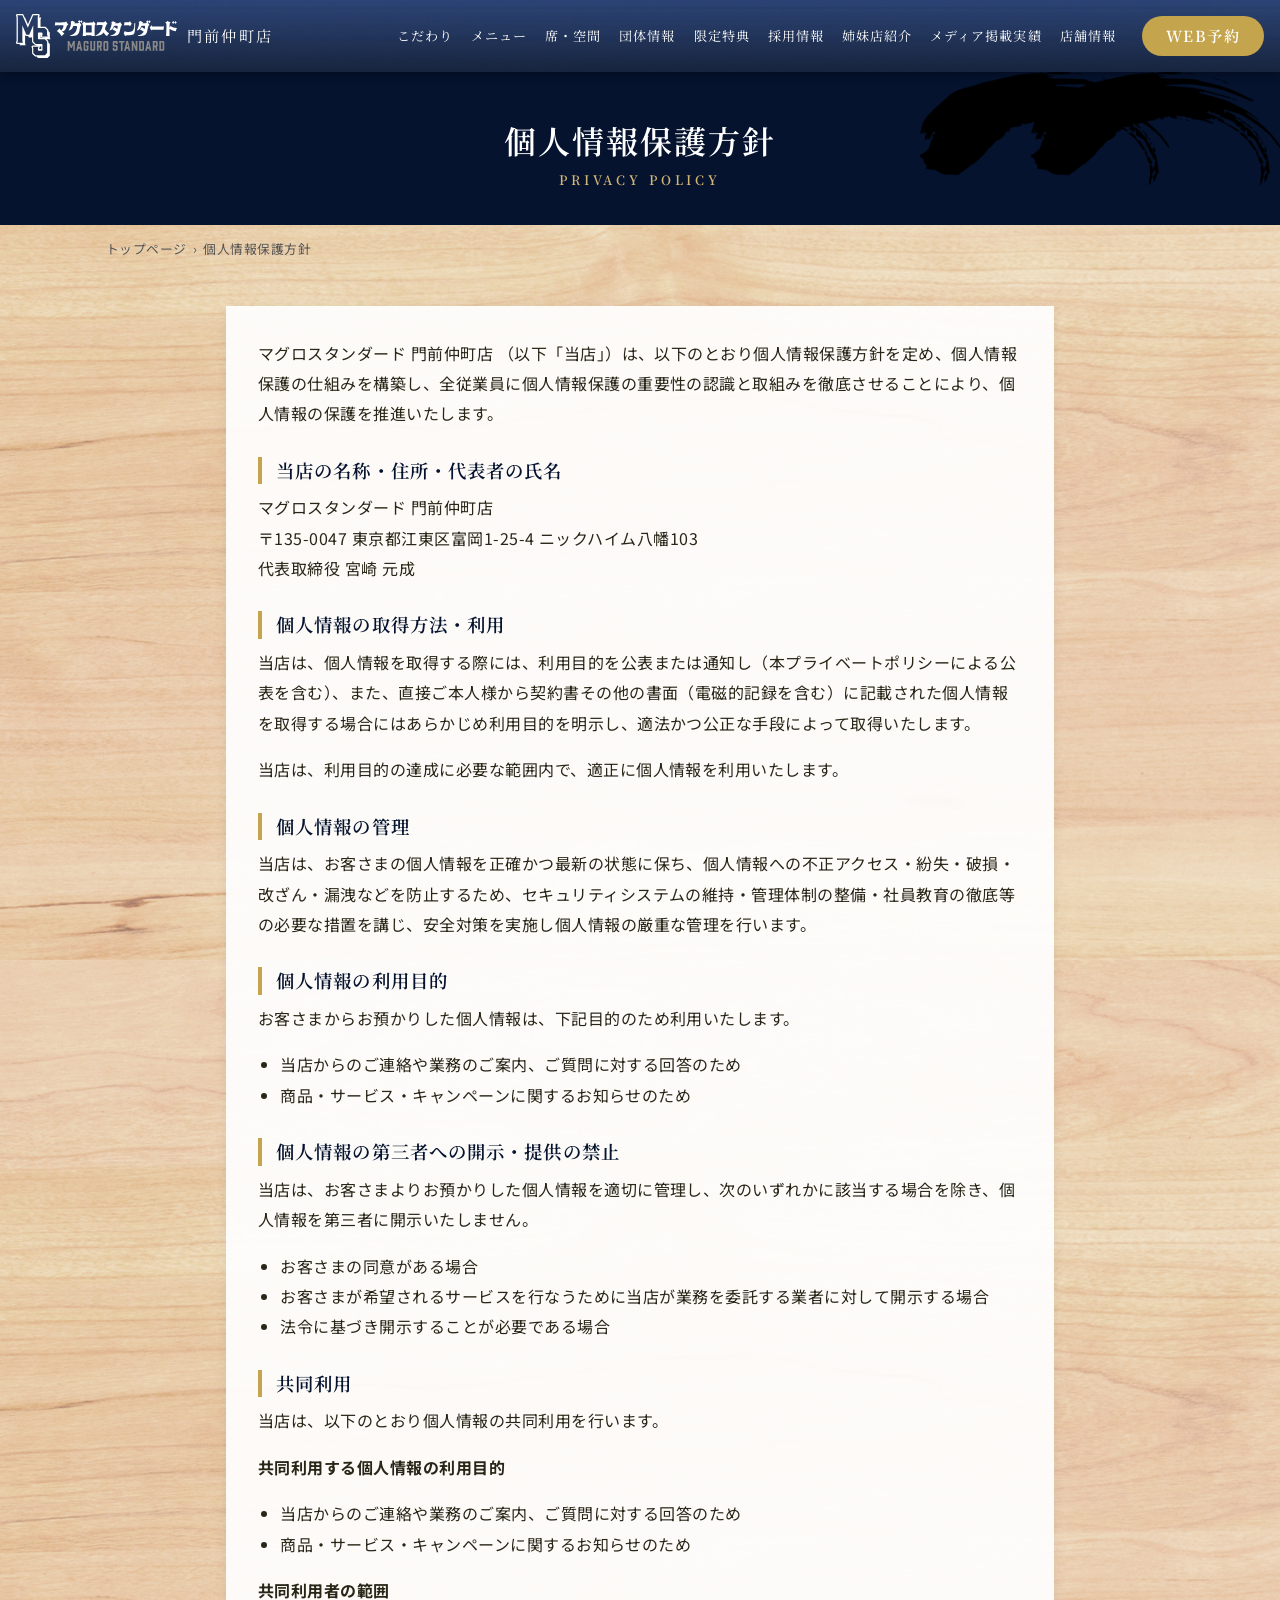
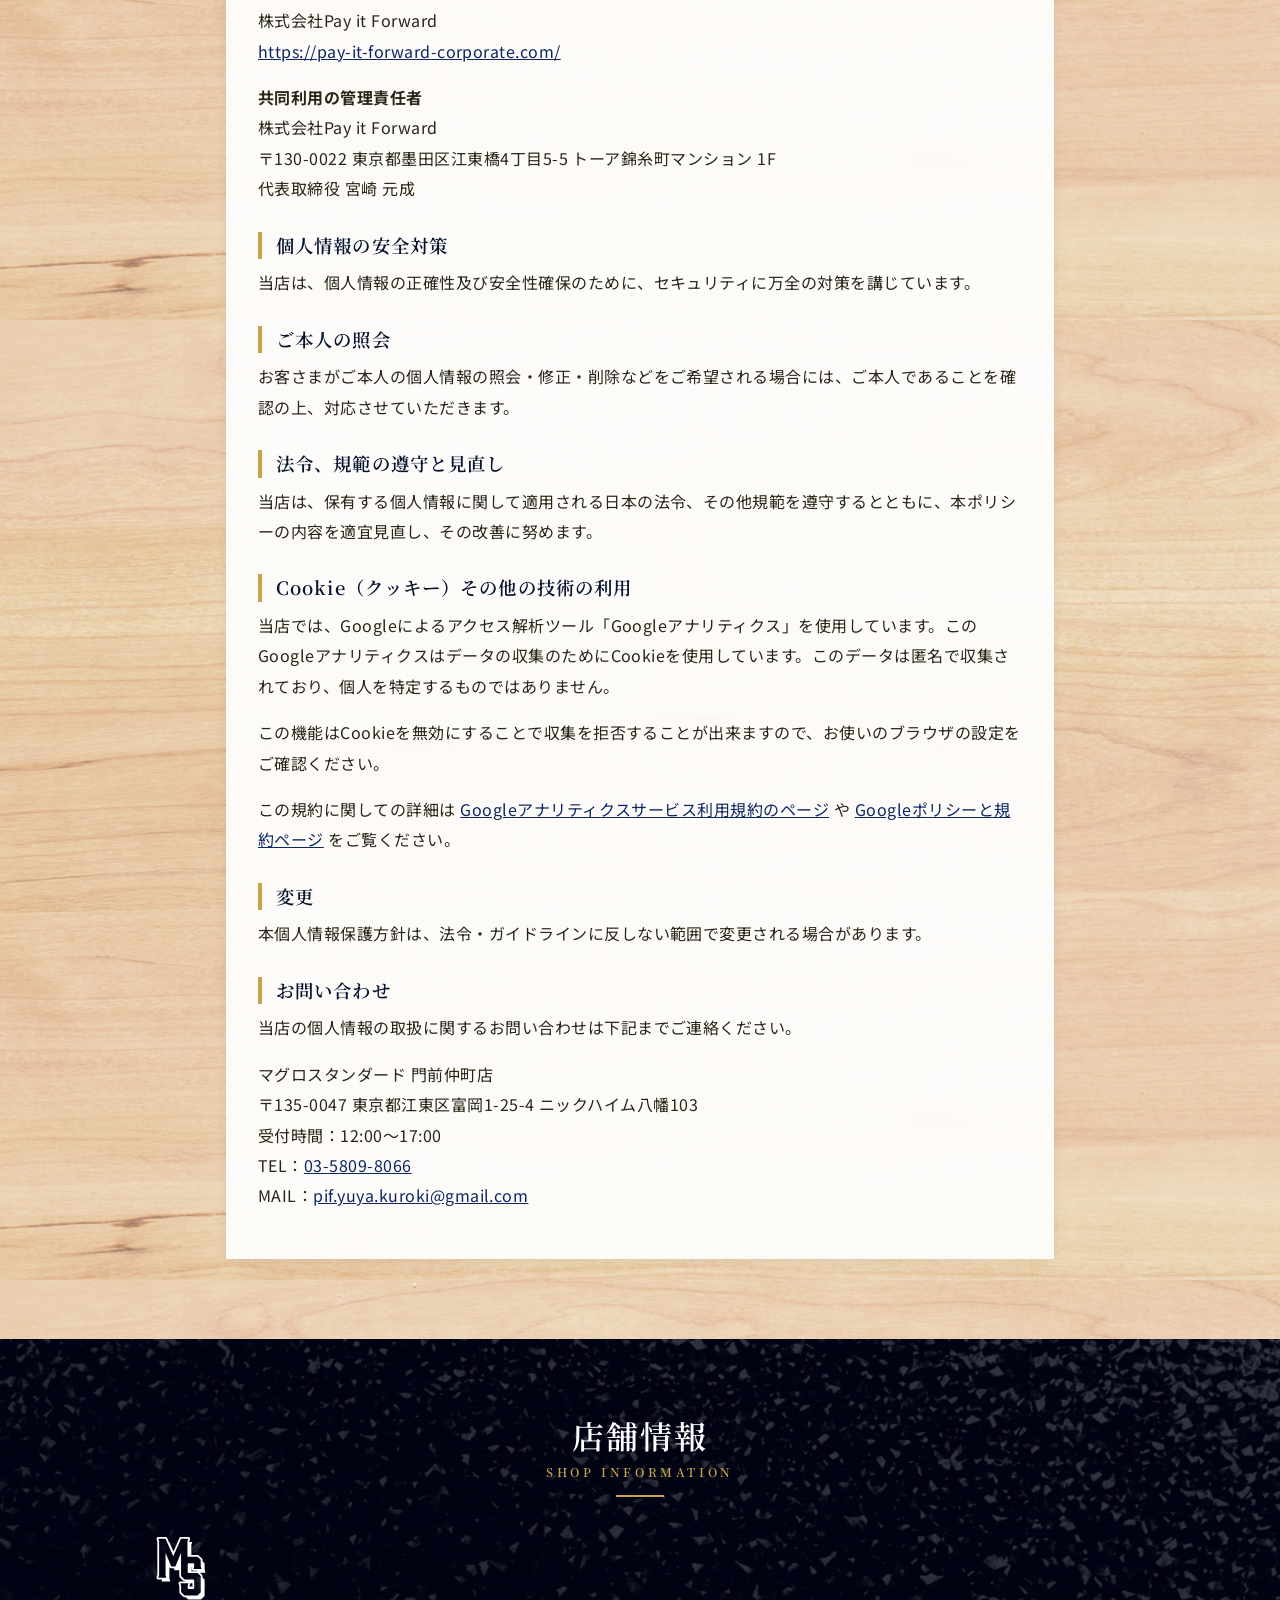
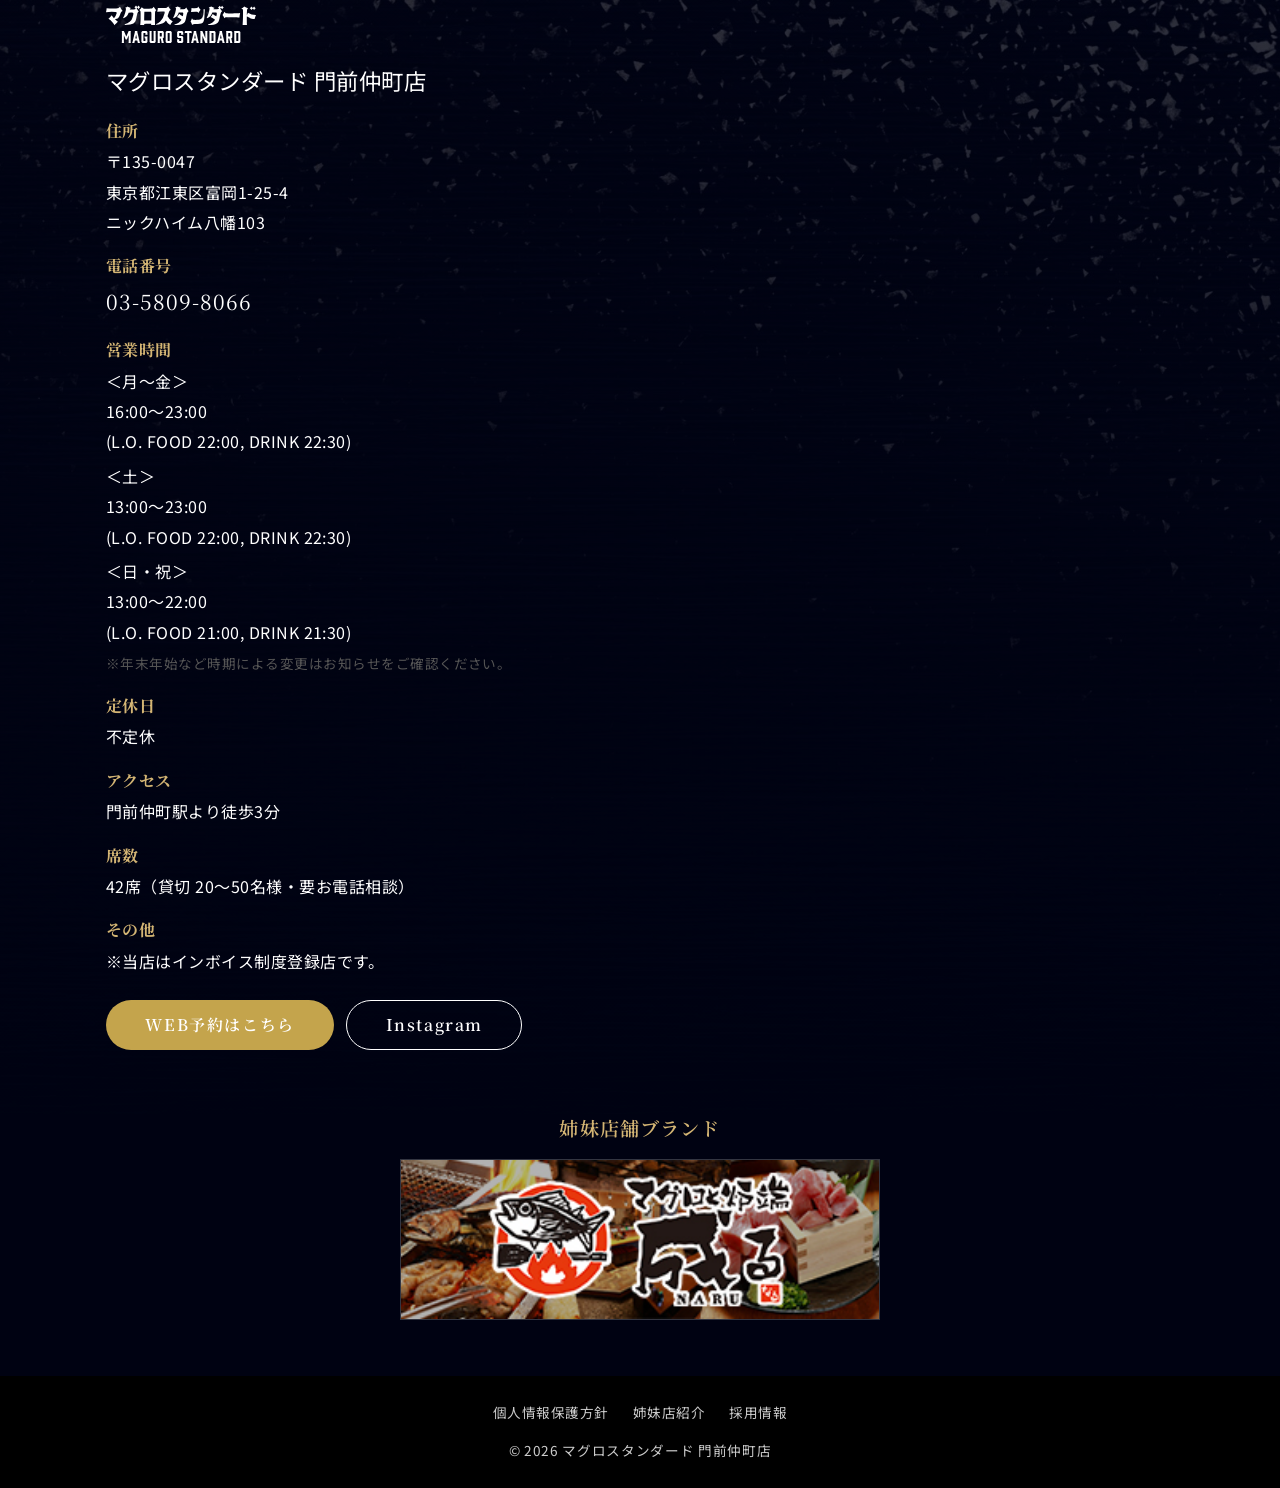
<file: privacy/index.html>
<!DOCTYPE html>
<html lang="ja">
<head>
  <meta charset="UTF-8">
  <meta name="viewport" content="width=device-width, initial-scale=1.0">
  <title>個人情報保護方針 | マグロスタンダード 門前仲町店</title>
  <meta name="description" content="マグロスタンダード 門前仲町店の個人情報保護方針。">
  <meta property="og:type" content="article">
  <meta property="og:site_name" content="マグロスタンダード 門前仲町店">
  <meta property="og:title" content="個人情報保護方針 | マグロスタンダード 門前仲町店">
  <meta property="og:description" content="マグロスタンダード 門前仲町店の個人情報保護方針。">
  <meta property="og:url" content="https://maguro-standard.com/privacy/">
  <meta property="og:image" content="https://maguro-standard.com/images/hero.jpg">
  <meta property="og:locale" content="ja_JP">
  <meta name="twitter:card" content="summary_large_image">
  <link rel="icon" type="image/png" sizes="32x32" href="../images/favicon-32x32.png">
  <link rel="apple-touch-icon" sizes="180x180" href="../images/apple-touch-icon.png">
  <link rel="preconnect" href="https://fonts.googleapis.com">
  <link rel="preconnect" href="https://fonts.gstatic.com" crossorigin>
  <link href="https://fonts.googleapis.com/css2?family=Noto+Sans+JP:wght@400;500;700&family=Noto+Serif+JP:wght@500;600;700&display=swap" rel="stylesheet">
  <link rel="stylesheet" href="../css/style.css">
  <script src="../js/main.js" defer></script>
</head>
<body>
<header class="site-header">
  <div class="header-inner">
    <a class="brand" href="../">
      <img src="../images/logo.svg" alt="マグロスタンダード" width="160" height="44">
      <span class="brand-sub">門前仲町店</span>
    </a>
    <nav class="global-nav" id="global-nav" aria-label="グローバルナビゲーション">
      <ul class="nav-list">
        <li><a href="../concept/">こだわり</a></li>
        <li class="has-sub">
          <span class="nav-label">メニュー</span>
          <ul class="sub-menu">
            <li><a href="../course/">コース</a></li>
            <li><a href="../food/">お食事</a></li>
            <li><a href="../drink/">お飲み物</a></li>
          </ul>
        </li>
        <li><a href="../table/">席・空間</a></li>
        <li><a href="../group/">団体情報</a></li>
        <li><a href="../special/">限定特典</a></li>
        <li><a href="https://pay-it-forward-corporate.com/recruit/" target="_blank" rel="noopener">採用情報</a></li>
        <li><a href="../sister-store/">姉妹店紹介</a></li>
        <li><a href="../media/">メディア掲載実績</a></li>
        <li><a href="#shop-info">店舗情報</a></li>
      </ul>
      <a class="btn btn-reserve nav-reserve" href="https://yoyaku.tabelog.com/yoyaku/net_booking_form/index?rcd=13268261" target="_blank" rel="noopener">WEB予約</a>
    </nav>
    <a class="btn btn-reserve header-reserve" href="https://yoyaku.tabelog.com/yoyaku/net_booking_form/index?rcd=13268261" target="_blank" rel="noopener">WEB予約</a>
    <button class="nav-toggle" type="button" aria-controls="global-nav" aria-expanded="false">
      <span></span><span></span><span></span>
      <span class="sr-only">メニューを開く</span>
    </button>
  </div>
</header>
<main>
<div class="page-header">
  <h1>個人情報保護方針<span class="en">PRIVACY POLICY</span></h1>
</div>
<div class="container">
  <nav class="breadcrumb" aria-label="パンくずリスト">
    <ol>
      <li><a href="../">トップページ</a></li><li>個人情報保護方針</li>
    </ol>
  </nav>
</div>

  <div class="page-body">
    <div class="container container--narrow">
      <section class="card privacy">
        <p>マグロスタンダード 門前仲町店 （以下「当店」）は、以下のとおり個人情報保護方針を定め、個人情報保護の仕組みを構築し、全従業員に個人情報保護の重要性の認識と取組みを徹底させることにより、個人情報の保護を推進いたします。</p>

        <h2>当店の名称・住所・代表者の氏名</h2>
        <p>マグロスタンダード 門前仲町店<br>〒135-0047 東京都江東区富岡1-25-4 ニックハイム八幡103<br>代表取締役 宮崎 元成</p>

        <h2>個人情報の取得方法・利用</h2>
        <p>当店は、個人情報を取得する際には、利用目的を公表または通知し（本プライベートポリシーによる公表を含む）、また、直接ご本人様から契約書その他の書面（電磁的記録を含む）に記載された個人情報を取得する場合にはあらかじめ利用目的を明示し、適法かつ公正な手段によって取得いたします。</p>
        <p>当店は、利用目的の達成に必要な範囲内で、適正に個人情報を利用いたします。</p>

        <h2>個人情報の管理</h2>
        <p>当店は、お客さまの個人情報を正確かつ最新の状態に保ち、個人情報への不正アクセス・紛失・破損・改ざん・漏洩などを防止するため、セキュリティシステムの維持・管理体制の整備・社員教育の徹底等の必要な措置を講じ、安全対策を実施し個人情報の厳重な管理を行います。</p>

        <h2>個人情報の利用目的</h2>
        <p>お客さまからお預かりした個人情報は、下記目的のため利用いたします。</p>
        <ul>
          <li>当店からのご連絡や業務のご案内、ご質問に対する回答のため</li>
          <li>商品・サービス・キャンペーンに関するお知らせのため</li>
        </ul>

        <h2>個人情報の第三者への開示・提供の禁止</h2>
        <p>当店は、お客さまよりお預かりした個人情報を適切に管理し、次のいずれかに該当する場合を除き、個人情報を第三者に開示いたしません。</p>
        <ul>
          <li>お客さまの同意がある場合</li>
          <li>お客さまが希望されるサービスを行なうために当店が業務を委託する業者に対して開示する場合</li>
          <li>法令に基づき開示することが必要である場合</li>
        </ul>

        <h2>共同利用</h2>
        <p>当店は、以下のとおり個人情報の共同利用を行います。</p>
        <p><strong>共同利用する個人情報の利用目的</strong></p>
        <ul>
          <li>当店からのご連絡や業務のご案内、ご質問に対する回答のため</li>
          <li>商品・サービス・キャンペーンに関するお知らせのため</li>
        </ul>
        <p><strong>共同利用者の範囲</strong><br>株式会社Pay it Forward<br><a href="https://pay-it-forward-corporate.com/" target="_blank" rel="noopener">https://pay-it-forward-corporate.com/</a></p>
        <p><strong>共同利用の管理責任者</strong><br>株式会社Pay it Forward<br>〒130-0022 東京都墨田区江東橋4丁目5-5 トーア錦糸町マンション 1F<br>代表取締役 宮崎 元成</p>

        <h2>個人情報の安全対策</h2>
        <p>当店は、個人情報の正確性及び安全性確保のために、セキュリティに万全の対策を講じています。</p>

        <h2>ご本人の照会</h2>
        <p>お客さまがご本人の個人情報の照会・修正・削除などをご希望される場合には、ご本人であることを確認の上、対応させていただきます。</p>

        <h2>法令、規範の遵守と見直し</h2>
        <p>当店は、保有する個人情報に関して適用される日本の法令、その他規範を遵守するとともに、本ポリシーの内容を適宜見直し、その改善に努めます。</p>

        <h2>Cookie（クッキー）その他の技術の利用</h2>
        <p>当店では、Googleによるアクセス解析ツール「Googleアナリティクス」を使用しています。このGoogleアナリティクスはデータの収集のためにCookieを使用しています。このデータは匿名で収集されており、個人を特定するものではありません。</p>
        <p>この機能はCookieを無効にすることで収集を拒否することが出来ますので、お使いのブラウザの設定をご確認ください。</p>
        <p>この規約に関しての詳細は <a href="https://marketingplatform.google.com/about/analytics/terms/jp/" target="_blank" rel="noopener">Googleアナリティクスサービス利用規約のページ</a> や <a href="https://policies.google.com/technologies/ads?hl=ja" target="_blank" rel="noopener">Googleポリシーと規約ページ</a> をご覧ください。</p>

        <h2>変更</h2>
        <p>本個人情報保護方針は、法令・ガイドラインに反しない範囲で変更される場合があります。</p>

        <h2>お問い合わせ</h2>
        <p>当店の個人情報の取扱に関するお問い合わせは下記までご連絡ください。</p>
        <p>マグロスタンダード 門前仲町店<br>〒135-0047 東京都江東区富岡1-25-4 ニックハイム八幡103<br>受付時間：12:00～17:00<br>TEL：<a href="tel:03-5809-8066">03-5809-8066</a><br>MAIL：<a href="mailto:pif.yuya.kuroki@gmail.com">pif.yuya.kuroki@gmail.com</a></p>
      </section>
    </div>
  </div>
</main>
<section class="shop-info" id="shop-info">
  <div class="container">
    <h2 class="section-title">店舗情報<span class="en">SHOP INFORMATION</span></h2>
    <div class="shop-grid">
      <div class="shop-detail">
        <img class="shop-logo" src="../images/logo-footer.svg" alt="マグロスタンダード" width="150" height="60">
        <p class="shop-name">マグロスタンダード 門前仲町店</p>
        <dl>
          <dt>住所</dt>
          <dd>
            <p>〒135-0047<br>東京都江東区富岡1-25-4<br>ニックハイム八幡103</p>
          </dd>
          <dt>電話番号</dt>
          <dd><a class="tel" href="tel:03-5809-8066">03-5809-8066</a></dd>
          <dt>営業時間</dt>
          <dd>
            <p>＜月～金＞<br>16:00～23:00<br>(L.O. FOOD 22:00, DRINK 22:30)</p>
            <p>＜土＞<br>13:00～23:00<br>(L.O. FOOD 22:00, DRINK 22:30)</p>
            <p>＜日・祝＞<br>13:00～22:00<br>(L.O. FOOD 21:00, DRINK 21:30)</p>
            <p class="note">※年末年始など時期による変更は<a href="../information/">お知らせ</a>をご確認ください。</p>
          </dd>
          <dt>定休日</dt>
          <dd><p>不定休</p></dd>
          <dt>アクセス</dt>
          <dd><p>門前仲町駅より徒歩3分</p></dd>
          <dt>席数</dt>
          <dd><p>42席（貸切 20～50名様・要お電話相談）</p></dd>
          <dt>その他</dt>
          <dd><p>※当店はインボイス制度登録店です。</p></dd>
        </dl>
        <div class="shop-actions">
          <a class="btn btn-gold" href="https://yoyaku.tabelog.com/yoyaku/net_booking_form/index?rcd=13268261" target="_blank" rel="noopener">WEB予約はこちら</a>
          <a class="btn btn-outline" href="https://www.instagram.com/magurostandard/" target="_blank" rel="noopener">Instagram</a>
        </div>
      </div>
      <div class="shop-map" id="footer_map">
        <iframe src="https://www.google.com/maps?q=%E6%9D%B1%E4%BA%AC%E9%83%BD%E6%B1%9F%E6%9D%B1%E5%8C%BA%E5%AF%8C%E5%B2%A11-25-4%20%E3%83%8B%E3%83%83%E3%82%AF%E3%83%8F%E3%82%A4%E3%83%A0%E5%85%AB%E5%B9%A1103&output=embed" title="マグロスタンダード 門前仲町店 の地図" loading="lazy" referrerpolicy="no-referrer-when-downgrade" allowfullscreen></iframe>
      </div>
    </div>
  </div>
</section>
<section class="sister-banner">
  <h2>姉妹店舗ブランド</h2>
  <a href="https://maguro-robata-naru.com/" target="_blank" rel="noopener">
    <img src="../images/naru-banner.jpg" alt="マグロと炉端 成る" width="480" height="140">
  </a>
</section>
<footer class="site-footer">
  <ul class="footer-links">
    <li><a href="../privacy/">個人情報保護方針</a></li>
    <li><a href="../sister-store/">姉妹店紹介</a></li>
    <li><a href="https://pay-it-forward-corporate.com/recruit/" target="_blank" rel="noopener">採用情報</a></li>
  </ul>
  <p class="copyright">&copy; 2026 マグロスタンダード 門前仲町店</p>
</footer>
<button class="pagetop" type="button" aria-label="ページ上部へ戻る">&#9650;</button>
<nav class="bottom-bar" aria-label="スマートフォン用メニュー">
  <a href="tel:03-5809-8066">
    <svg viewBox="0 0 24 24" aria-hidden="true"><path d="M6.6 10.8a15.1 15.1 0 0 0 6.6 6.6l2.2-2.2a1 1 0 0 1 1-.25 11.4 11.4 0 0 0 3.6.57 1 1 0 0 1 1 1V20a1 1 0 0 1-1 1A17 17 0 0 1 3 4a1 1 0 0 1 1-1h3.5a1 1 0 0 1 1 1c0 1.25.2 2.45.57 3.57a1 1 0 0 1-.25 1z"/></svg>
    電話
  </a>
  <a href="#shop-info">
    <svg viewBox="0 0 24 24" aria-hidden="true"><path d="M12 2a7 7 0 0 0-7 7c0 5.25 7 13 7 13s7-7.75 7-13a7 7 0 0 0-7-7zm0 9.5A2.5 2.5 0 1 1 12 6.5a2.5 2.5 0 0 1 0 5z"/></svg>
    地図
  </a>
  <a href="https://yoyaku.tabelog.com/yoyaku/net_booking_form/index?rcd=13268261" target="_blank" rel="noopener">
    <svg viewBox="0 0 24 24" aria-hidden="true"><path d="M19 4h-1V2h-2v2H8V2H6v2H5a2 2 0 0 0-2 2v14a2 2 0 0 0 2 2h14a2 2 0 0 0 2-2V6a2 2 0 0 0-2-2zm0 16H5V9h14v11zM7 11h5v5H7z"/></svg>
    WEB予約
  </a>
</nav>
</body>
</html>
</file>
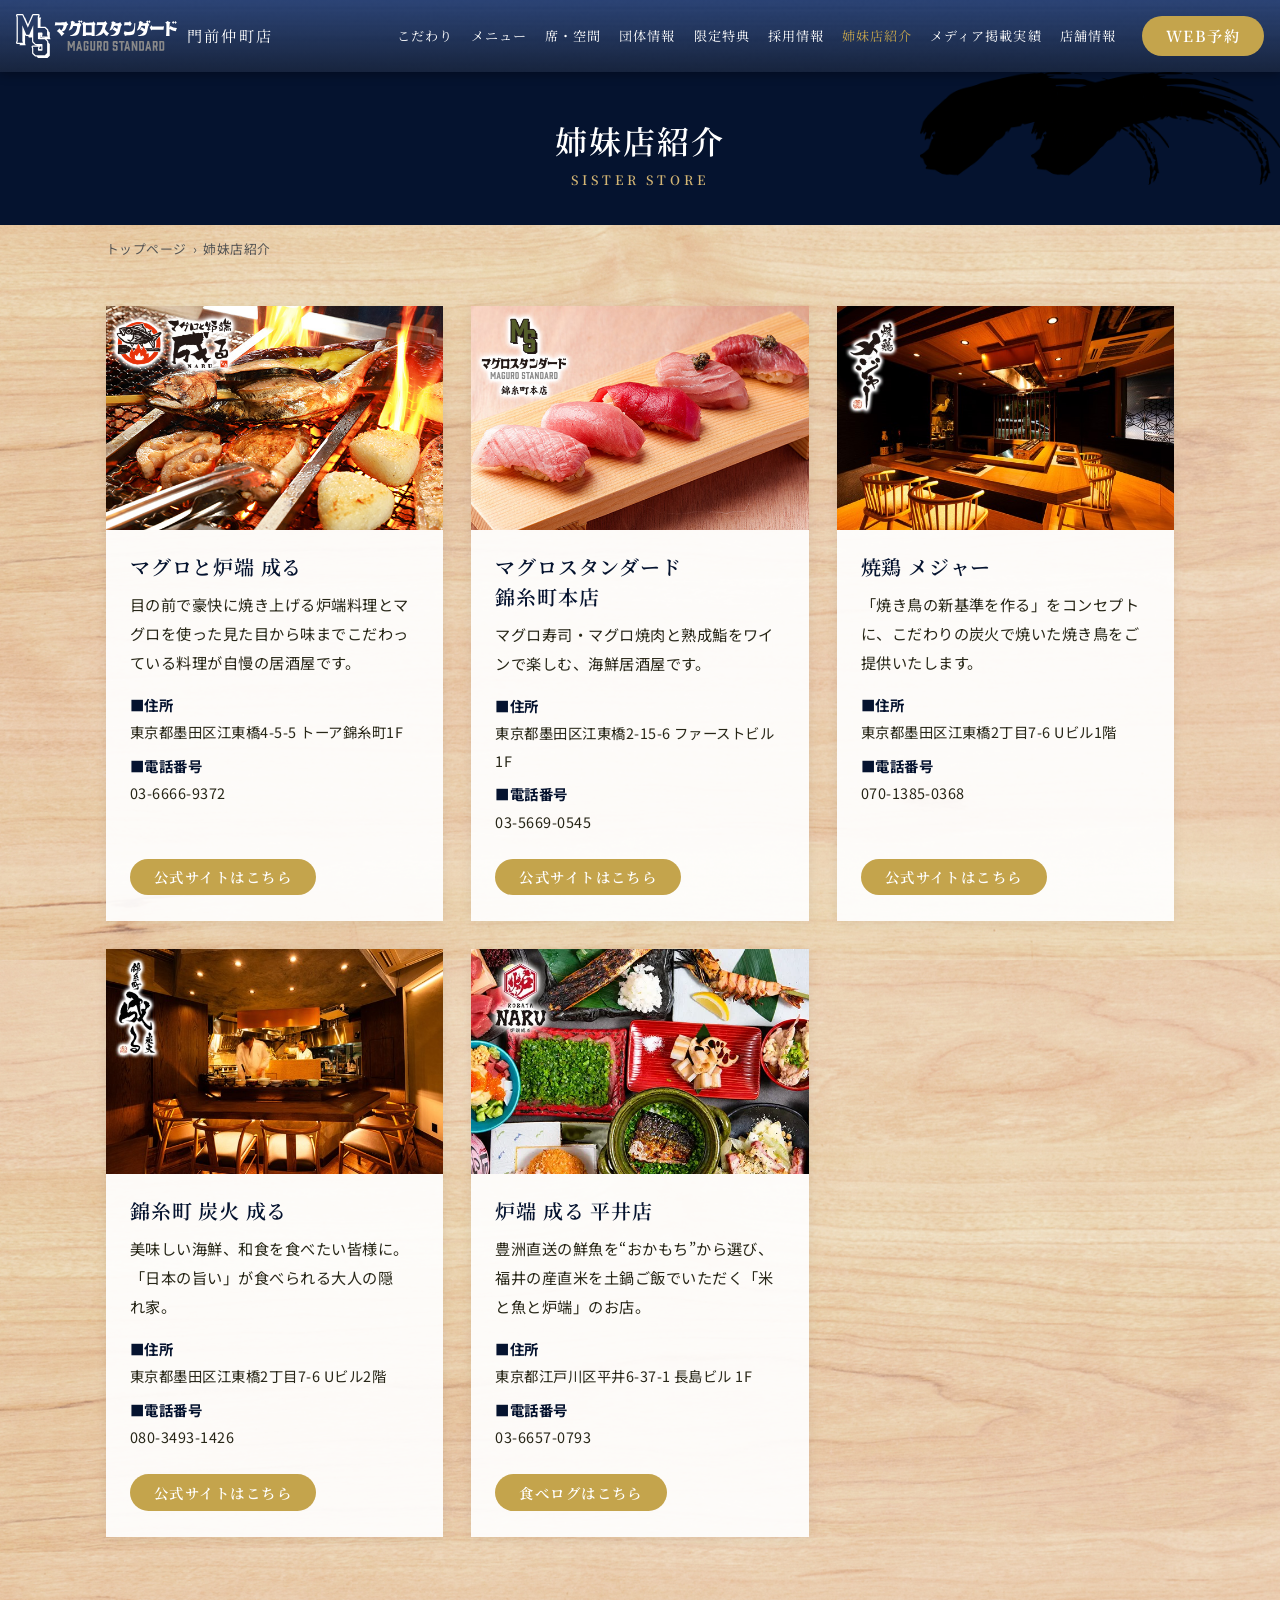
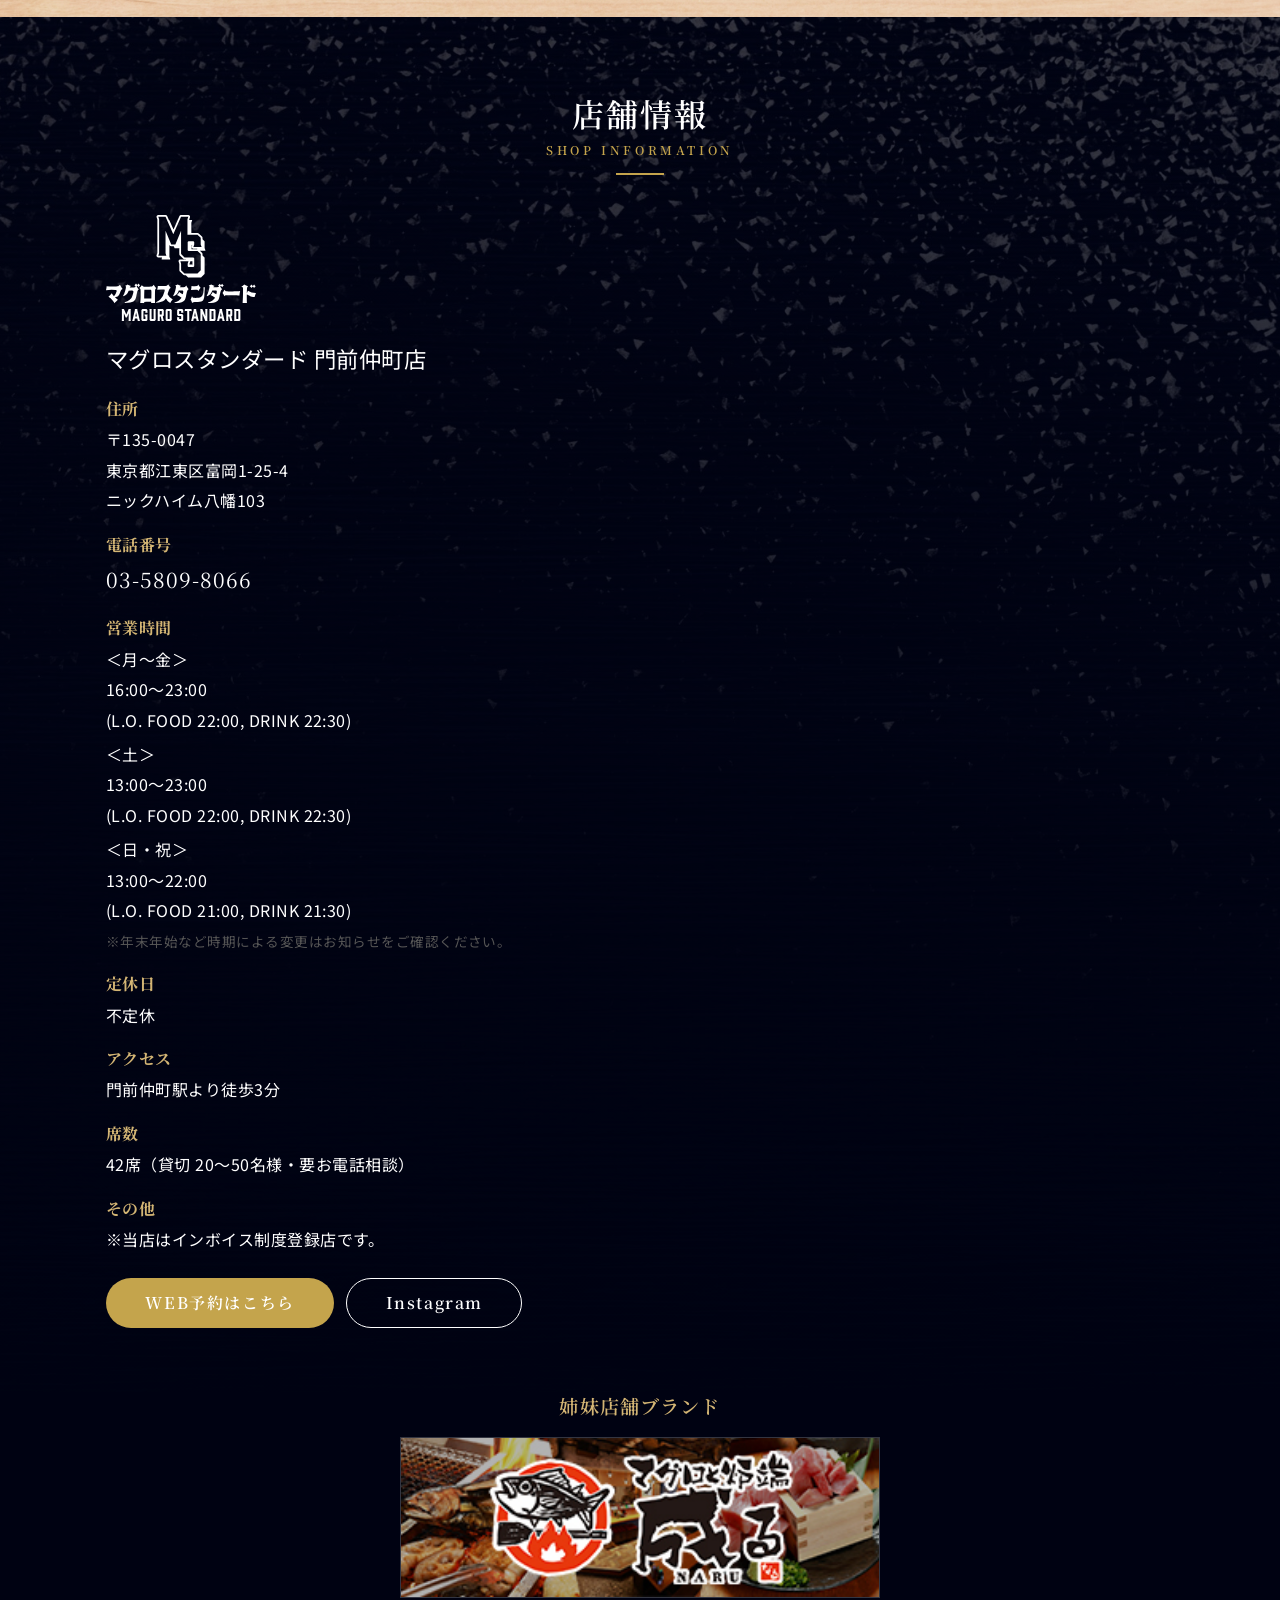
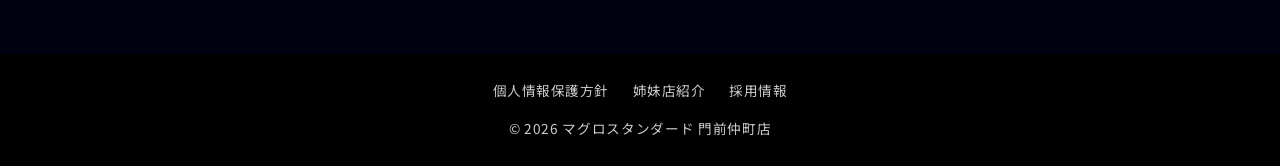
<file: sister-store/index.html>
<!DOCTYPE html>
<html lang="ja">
<head>
  <meta charset="UTF-8">
  <meta name="viewport" content="width=device-width, initial-scale=1.0">
  <title>姉妹店紹介 | マグロスタンダード 門前仲町店</title>
  <meta name="description" content="マグロスタンダード 門前仲町店の姉妹店紹介。マグロと炉端 成る、マグロスタンダード 錦糸町本店、焼鶏 メジャー、錦糸町 炭火 成る、炉端 成る 平井店。">
  <meta property="og:type" content="article">
  <meta property="og:site_name" content="マグロスタンダード 門前仲町店">
  <meta property="og:title" content="姉妹店紹介 | マグロスタンダード 門前仲町店">
  <meta property="og:description" content="マグロスタンダード 門前仲町店の姉妹店紹介。マグロと炉端 成る、マグロスタンダード 錦糸町本店、焼鶏 メジャー、錦糸町 炭火 成る、炉端 成る 平井店。">
  <meta property="og:url" content="https://maguro-standard.com/sister-store/">
  <meta property="og:image" content="https://maguro-standard.com/images/sister-naru.jpg">
  <meta property="og:locale" content="ja_JP">
  <meta name="twitter:card" content="summary_large_image">
  <link rel="icon" type="image/png" sizes="32x32" href="../images/favicon-32x32.png">
  <link rel="apple-touch-icon" sizes="180x180" href="../images/apple-touch-icon.png">
  <link rel="preconnect" href="https://fonts.googleapis.com">
  <link rel="preconnect" href="https://fonts.gstatic.com" crossorigin>
  <link href="https://fonts.googleapis.com/css2?family=Noto+Sans+JP:wght@400;500;700&family=Noto+Serif+JP:wght@500;600;700&display=swap" rel="stylesheet">
  <link rel="stylesheet" href="../css/style.css">
  <script src="../js/main.js" defer></script>
</head>
<body>
<header class="site-header">
  <div class="header-inner">
    <a class="brand" href="../">
      <img src="../images/logo.svg" alt="マグロスタンダード" width="160" height="44">
      <span class="brand-sub">門前仲町店</span>
    </a>
    <nav class="global-nav" id="global-nav" aria-label="グローバルナビゲーション">
      <ul class="nav-list">
        <li><a href="../concept/">こだわり</a></li>
        <li class="has-sub">
          <span class="nav-label">メニュー</span>
          <ul class="sub-menu">
            <li><a href="../course/">コース</a></li>
            <li><a href="../food/">お食事</a></li>
            <li><a href="../drink/">お飲み物</a></li>
          </ul>
        </li>
        <li><a href="../table/">席・空間</a></li>
        <li><a href="../group/">団体情報</a></li>
        <li><a href="../special/">限定特典</a></li>
        <li><a href="https://pay-it-forward-corporate.com/recruit/" target="_blank" rel="noopener">採用情報</a></li>
        <li><a href="../sister-store/">姉妹店紹介</a></li>
        <li><a href="../media/">メディア掲載実績</a></li>
        <li><a href="#shop-info">店舗情報</a></li>
      </ul>
      <a class="btn btn-reserve nav-reserve" href="https://yoyaku.tabelog.com/yoyaku/net_booking_form/index?rcd=13268261" target="_blank" rel="noopener">WEB予約</a>
    </nav>
    <a class="btn btn-reserve header-reserve" href="https://yoyaku.tabelog.com/yoyaku/net_booking_form/index?rcd=13268261" target="_blank" rel="noopener">WEB予約</a>
    <button class="nav-toggle" type="button" aria-controls="global-nav" aria-expanded="false">
      <span></span><span></span><span></span>
      <span class="sr-only">メニューを開く</span>
    </button>
  </div>
</header>
<main>
<div class="page-header">
  <h1>姉妹店紹介<span class="en">SISTER STORE</span></h1>
</div>
<div class="container">
  <nav class="breadcrumb" aria-label="パンくずリスト">
    <ol>
      <li><a href="../">トップページ</a></li><li>姉妹店紹介</li>
    </ol>
  </nav>
</div>

  <div class="page-body">
    <div class="container">
      <div class="sister-grid">
      <article class="sister">
        <img src="../images/sister-naru.jpg" alt="マグロと炉端 成る" loading="lazy">
        <div class="sister-body">
          <h2>マグロと炉端 成る</h2>
          <p class="copy">目の前で豪快に焼き上げる炉端料理とマグロを使った見た目から味までこだわっている料理が自慢の居酒屋です。</p>
          <dl>
            <dt>■住所</dt><dd>東京都墨田区江東橋4-5-5 トーア錦糸町1F</dd>
            <dt>■電話番号</dt><dd><a href="tel:03-6666-9372">03-6666-9372</a></dd>
          </dl>
          <a class="btn btn-gold" href="https://maguro-robata-naru.com/" target="_blank" rel="noopener">公式サイトはこちら</a>
        </div>
      </article>
      <article class="sister">
        <img src="../images/sister-kinshicho.jpg" alt="マグロスタンダード 錦糸町本店" loading="lazy">
        <div class="sister-body">
          <h2>マグロスタンダード 錦糸町本店</h2>
          <p class="copy">マグロ寿司・マグロ焼肉と熟成鮨をワインで楽しむ、海鮮居酒屋です。</p>
          <dl>
            <dt>■住所</dt><dd>東京都墨田区江東橋2-15-6 ファーストビル1F</dd>
            <dt>■電話番号</dt><dd><a href="tel:03-5669-0545">03-5669-0545</a></dd>
          </dl>
          <a class="btn btn-gold" href="https://maguro-standard-kinshicho.com/" target="_blank" rel="noopener">公式サイトはこちら</a>
        </div>
      </article>
      <article class="sister">
        <img src="../images/sister-major.jpg" alt="焼鶏 メジャー" loading="lazy">
        <div class="sister-body">
          <h2>焼鶏 メジャー</h2>
          <p class="copy">「焼き鳥の新基準を作る」をコンセプトに、こだわりの炭火で焼いた焼き鳥をご提供いたします。</p>
          <dl>
            <dt>■住所</dt><dd>東京都墨田区江東橋2丁目7-6 Uビル1階</dd>
            <dt>■電話番号</dt><dd><a href="tel:070-1385-0368">070-1385-0368</a></dd>
          </dl>
          <a class="btn btn-gold" href="https://yakitori-major.com/" target="_blank" rel="noopener">公式サイトはこちら</a>
        </div>
      </article>
      <article class="sister">
        <img src="../images/sister-sumibi-naru.jpg" alt="錦糸町 炭火 成る" loading="lazy">
        <div class="sister-body">
          <h2>錦糸町 炭火 成る</h2>
          <p class="copy">美味しい海鮮、和食を食べたい皆様に。「日本の旨い」が食べられる大人の隠れ家。</p>
          <dl>
            <dt>■住所</dt><dd>東京都墨田区江東橋2丁目7-6 Uビル2階</dd>
            <dt>■電話番号</dt><dd><a href="tel:080-3493-1426">080-3493-1426</a></dd>
          </dl>
          <a class="btn btn-gold" href="https://kinshicho-sumibi-naru.com/" target="_blank" rel="noopener">公式サイトはこちら</a>
        </div>
      </article>
      <article class="sister">
        <img src="../images/sister-hirai.webp" alt="炉端 成る 平井店" loading="lazy">
        <div class="sister-body">
          <h2>炉端 成る 平井店</h2>
          <p class="copy">豊洲直送の鮮魚を“おかもち”から選び、福井の産直米を土鍋ご飯でいただく「米と魚と炉端」のお店。</p>
          <dl>
            <dt>■住所</dt><dd>東京都江戸川区平井6-37-1 長島ビル 1F</dd>
            <dt>■電話番号</dt><dd><a href="tel:03-6657-0793">03-6657-0793</a></dd>
          </dl>
          <a class="btn btn-gold" href="https://tabelog.com/tokyo/A1312/A131202/13325262/" target="_blank" rel="noopener">食べログはこちら</a>
        </div>
      </article>
      </div>
    </div>
  </div>
</main>
<section class="shop-info" id="shop-info">
  <div class="container">
    <h2 class="section-title">店舗情報<span class="en">SHOP INFORMATION</span></h2>
    <div class="shop-grid">
      <div class="shop-detail">
        <img class="shop-logo" src="../images/logo-footer.svg" alt="マグロスタンダード" width="150" height="60">
        <p class="shop-name">マグロスタンダード 門前仲町店</p>
        <dl>
          <dt>住所</dt>
          <dd>
            <p>〒135-0047<br>東京都江東区富岡1-25-4<br>ニックハイム八幡103</p>
          </dd>
          <dt>電話番号</dt>
          <dd><a class="tel" href="tel:03-5809-8066">03-5809-8066</a></dd>
          <dt>営業時間</dt>
          <dd>
            <p>＜月～金＞<br>16:00～23:00<br>(L.O. FOOD 22:00, DRINK 22:30)</p>
            <p>＜土＞<br>13:00～23:00<br>(L.O. FOOD 22:00, DRINK 22:30)</p>
            <p>＜日・祝＞<br>13:00～22:00<br>(L.O. FOOD 21:00, DRINK 21:30)</p>
            <p class="note">※年末年始など時期による変更は<a href="../information/">お知らせ</a>をご確認ください。</p>
          </dd>
          <dt>定休日</dt>
          <dd><p>不定休</p></dd>
          <dt>アクセス</dt>
          <dd><p>門前仲町駅より徒歩3分</p></dd>
          <dt>席数</dt>
          <dd><p>42席（貸切 20～50名様・要お電話相談）</p></dd>
          <dt>その他</dt>
          <dd><p>※当店はインボイス制度登録店です。</p></dd>
        </dl>
        <div class="shop-actions">
          <a class="btn btn-gold" href="https://yoyaku.tabelog.com/yoyaku/net_booking_form/index?rcd=13268261" target="_blank" rel="noopener">WEB予約はこちら</a>
          <a class="btn btn-outline" href="https://www.instagram.com/magurostandard/" target="_blank" rel="noopener">Instagram</a>
        </div>
      </div>
      <div class="shop-map" id="footer_map">
        <iframe src="https://www.google.com/maps?q=%E6%9D%B1%E4%BA%AC%E9%83%BD%E6%B1%9F%E6%9D%B1%E5%8C%BA%E5%AF%8C%E5%B2%A11-25-4%20%E3%83%8B%E3%83%83%E3%82%AF%E3%83%8F%E3%82%A4%E3%83%A0%E5%85%AB%E5%B9%A1103&output=embed" title="マグロスタンダード 門前仲町店 の地図" loading="lazy" referrerpolicy="no-referrer-when-downgrade" allowfullscreen></iframe>
      </div>
    </div>
  </div>
</section>
<section class="sister-banner">
  <h2>姉妹店舗ブランド</h2>
  <a href="https://maguro-robata-naru.com/" target="_blank" rel="noopener">
    <img src="../images/naru-banner.jpg" alt="マグロと炉端 成る" width="480" height="140">
  </a>
</section>
<footer class="site-footer">
  <ul class="footer-links">
    <li><a href="../privacy/">個人情報保護方針</a></li>
    <li><a href="../sister-store/">姉妹店紹介</a></li>
    <li><a href="https://pay-it-forward-corporate.com/recruit/" target="_blank" rel="noopener">採用情報</a></li>
  </ul>
  <p class="copyright">&copy; 2026 マグロスタンダード 門前仲町店</p>
</footer>
<button class="pagetop" type="button" aria-label="ページ上部へ戻る">&#9650;</button>
<nav class="bottom-bar" aria-label="スマートフォン用メニュー">
  <a href="tel:03-5809-8066">
    <svg viewBox="0 0 24 24" aria-hidden="true"><path d="M6.6 10.8a15.1 15.1 0 0 0 6.6 6.6l2.2-2.2a1 1 0 0 1 1-.25 11.4 11.4 0 0 0 3.6.57 1 1 0 0 1 1 1V20a1 1 0 0 1-1 1A17 17 0 0 1 3 4a1 1 0 0 1 1-1h3.5a1 1 0 0 1 1 1c0 1.25.2 2.45.57 3.57a1 1 0 0 1-.25 1z"/></svg>
    電話
  </a>
  <a href="#shop-info">
    <svg viewBox="0 0 24 24" aria-hidden="true"><path d="M12 2a7 7 0 0 0-7 7c0 5.25 7 13 7 13s7-7.75 7-13a7 7 0 0 0-7-7zm0 9.5A2.5 2.5 0 1 1 12 6.5a2.5 2.5 0 0 1 0 5z"/></svg>
    地図
  </a>
  <a href="https://yoyaku.tabelog.com/yoyaku/net_booking_form/index?rcd=13268261" target="_blank" rel="noopener">
    <svg viewBox="0 0 24 24" aria-hidden="true"><path d="M19 4h-1V2h-2v2H8V2H6v2H5a2 2 0 0 0-2 2v14a2 2 0 0 0 2 2h14a2 2 0 0 0 2-2V6a2 2 0 0 0-2-2zm0 16H5V9h14v11zM7 11h5v5H7z"/></svg>
    WEB予約
  </a>
</nav>
</body>
</html>
</file>
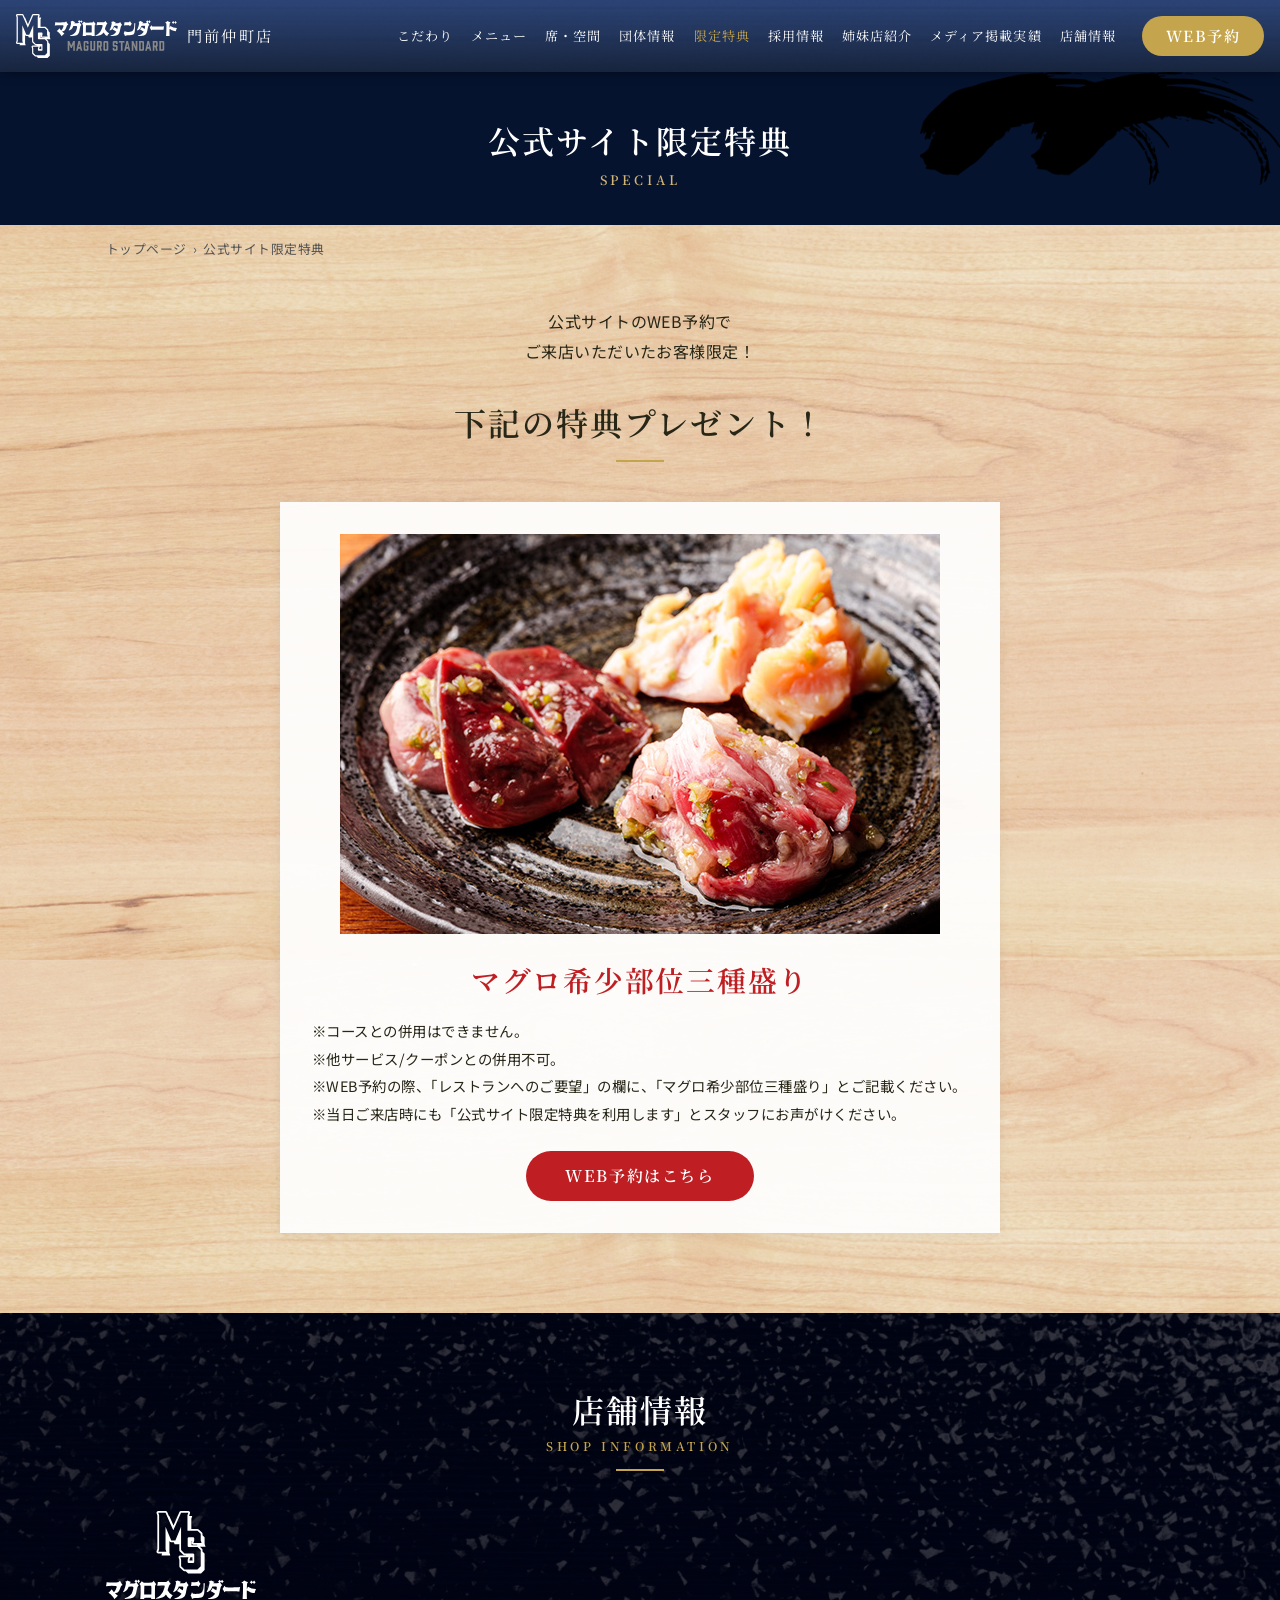
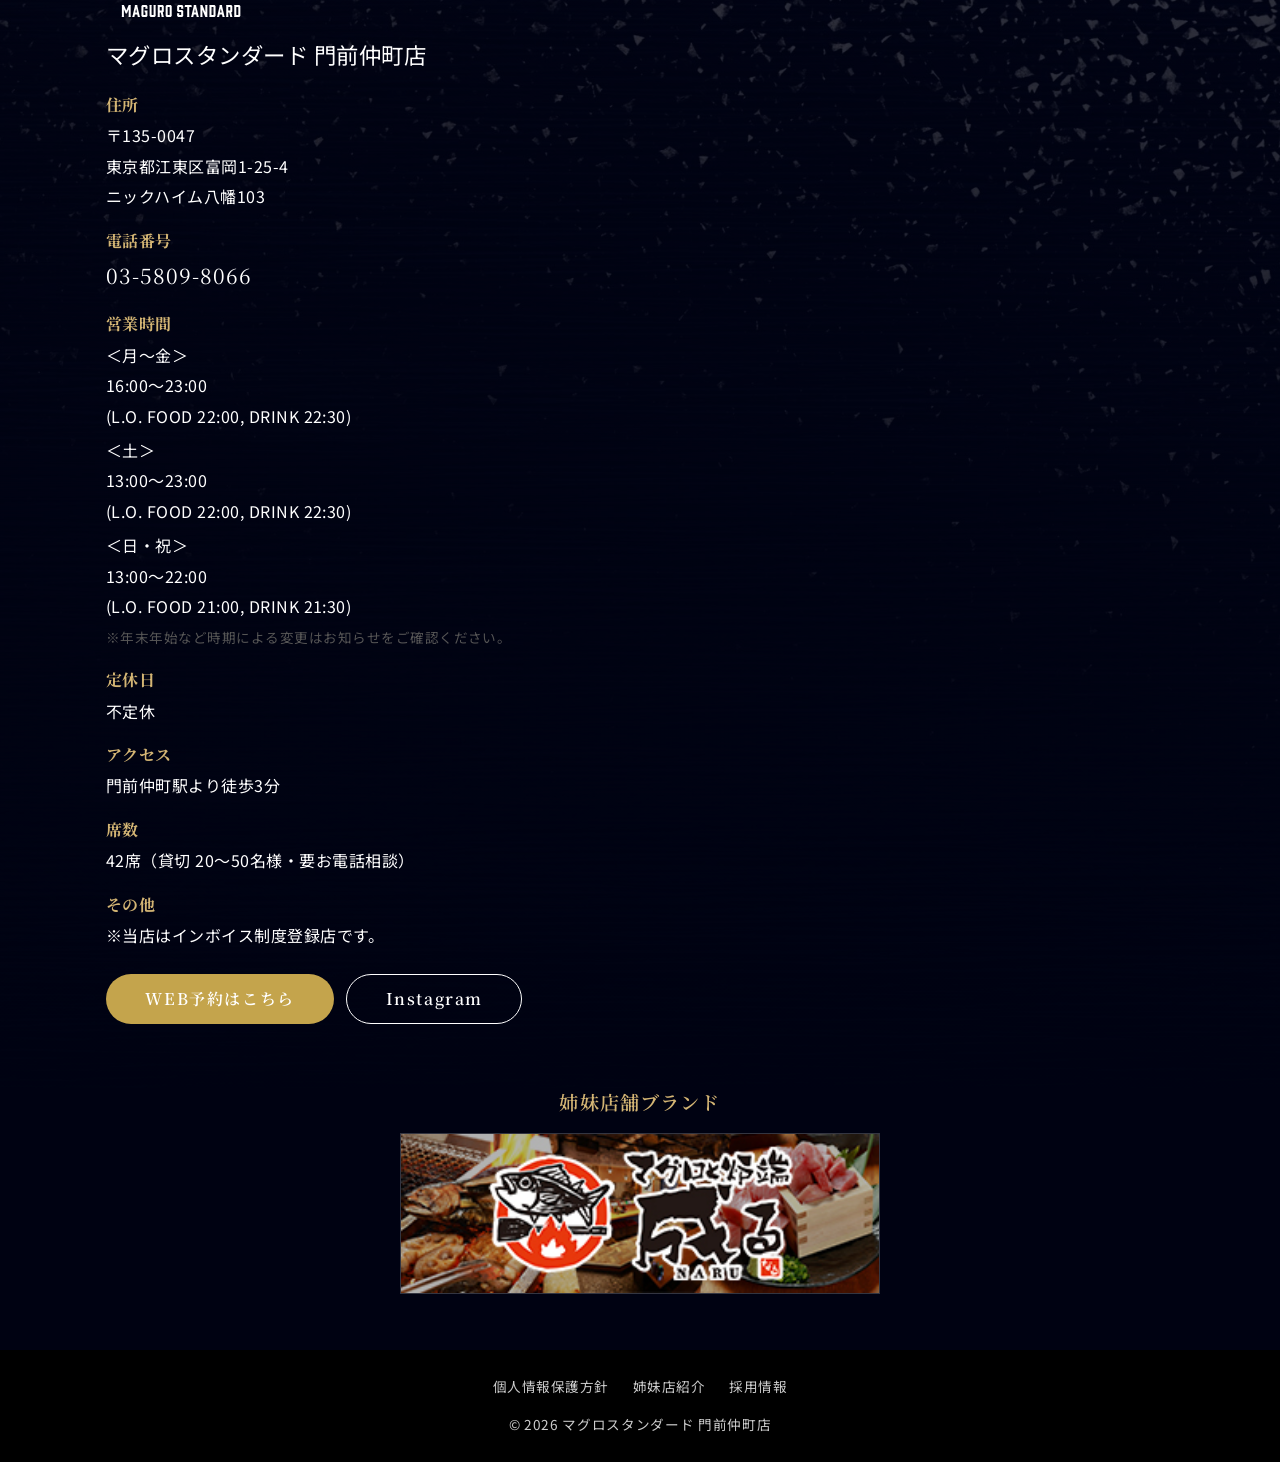
<file: special/index.html>
<!DOCTYPE html>
<html lang="ja">
<head>
  <meta charset="UTF-8">
  <meta name="viewport" content="width=device-width, initial-scale=1.0">
  <title>公式サイト限定特典 | マグロスタンダード 門前仲町店</title>
  <meta name="description" content="マグロスタンダード 門前仲町店の公式サイト限定特典。公式サイトのWEB予約でご来店いただいたお客様限定で、マグロ希少部位三種盛りをプレゼント！">
  <meta property="og:type" content="article">
  <meta property="og:site_name" content="マグロスタンダード 門前仲町店">
  <meta property="og:title" content="公式サイト限定特典 | マグロスタンダード 門前仲町店">
  <meta property="og:description" content="マグロスタンダード 門前仲町店の公式サイト限定特典。公式サイトのWEB予約でご来店いただいたお客様限定で、マグロ希少部位三種盛りをプレゼント！">
  <meta property="og:url" content="https://maguro-standard.com/special/">
  <meta property="og:image" content="https://maguro-standard.com/images/special.jpg">
  <meta property="og:locale" content="ja_JP">
  <meta name="twitter:card" content="summary_large_image">
  <link rel="icon" type="image/png" sizes="32x32" href="../images/favicon-32x32.png">
  <link rel="apple-touch-icon" sizes="180x180" href="../images/apple-touch-icon.png">
  <link rel="preconnect" href="https://fonts.googleapis.com">
  <link rel="preconnect" href="https://fonts.gstatic.com" crossorigin>
  <link href="https://fonts.googleapis.com/css2?family=Noto+Sans+JP:wght@400;500;700&family=Noto+Serif+JP:wght@500;600;700&display=swap" rel="stylesheet">
  <link rel="stylesheet" href="../css/style.css">
  <script src="../js/main.js" defer></script>
</head>
<body>
<header class="site-header">
  <div class="header-inner">
    <a class="brand" href="../">
      <img src="../images/logo.svg" alt="マグロスタンダード" width="160" height="44">
      <span class="brand-sub">門前仲町店</span>
    </a>
    <nav class="global-nav" id="global-nav" aria-label="グローバルナビゲーション">
      <ul class="nav-list">
        <li><a href="../concept/">こだわり</a></li>
        <li class="has-sub">
          <span class="nav-label">メニュー</span>
          <ul class="sub-menu">
            <li><a href="../course/">コース</a></li>
            <li><a href="../food/">お食事</a></li>
            <li><a href="../drink/">お飲み物</a></li>
          </ul>
        </li>
        <li><a href="../table/">席・空間</a></li>
        <li><a href="../group/">団体情報</a></li>
        <li><a href="../special/">限定特典</a></li>
        <li><a href="https://pay-it-forward-corporate.com/recruit/" target="_blank" rel="noopener">採用情報</a></li>
        <li><a href="../sister-store/">姉妹店紹介</a></li>
        <li><a href="../media/">メディア掲載実績</a></li>
        <li><a href="#shop-info">店舗情報</a></li>
      </ul>
      <a class="btn btn-reserve nav-reserve" href="https://yoyaku.tabelog.com/yoyaku/net_booking_form/index?rcd=13268261" target="_blank" rel="noopener">WEB予約</a>
    </nav>
    <a class="btn btn-reserve header-reserve" href="https://yoyaku.tabelog.com/yoyaku/net_booking_form/index?rcd=13268261" target="_blank" rel="noopener">WEB予約</a>
    <button class="nav-toggle" type="button" aria-controls="global-nav" aria-expanded="false">
      <span></span><span></span><span></span>
      <span class="sr-only">メニューを開く</span>
    </button>
  </div>
</header>
<main>
<div class="page-header">
  <h1>公式サイト限定特典<span class="en">SPECIAL</span></h1>
</div>
<div class="container">
  <nav class="breadcrumb" aria-label="パンくずリスト">
    <ol>
      <li><a href="../">トップページ</a></li><li>公式サイト限定特典</li>
    </ol>
  </nav>
</div>

  <div class="page-body">
    <div class="container">
      <p class="lead">公式サイトのWEB予約で<br>ご来店いただいたお客様限定！</p>
      <h2 class="section-title">下記の特典プレゼント！</h2>
      <section class="special-card">
        <img src="../images/special.jpg" alt="マグロ希少部位三種盛り" width="600" height="400">
        <h2>マグロ希少部位三種盛り</h2>
        <div class="notes">
          <p>※コースとの併用はできません。</p>
          <p>※他サービス/クーポンとの併用不可。</p>
          <p>※WEB予約の際、「レストランへのご要望」の欄に、「マグロ希少部位三種盛り」とご記載ください。</p>
          <p>※当日ご来店時にも「公式サイト限定特典を利用します」とスタッフにお声がけください。</p>
        </div>
        <a class="btn btn-red" href="https://yoyaku.tabelog.com/yoyaku/net_booking_form/index?rcd=13268261" target="_blank" rel="noopener">WEB予約はこちら</a>
      </section>
    </div>
  </div>
</main>
<section class="shop-info" id="shop-info">
  <div class="container">
    <h2 class="section-title">店舗情報<span class="en">SHOP INFORMATION</span></h2>
    <div class="shop-grid">
      <div class="shop-detail">
        <img class="shop-logo" src="../images/logo-footer.svg" alt="マグロスタンダード" width="150" height="60">
        <p class="shop-name">マグロスタンダード 門前仲町店</p>
        <dl>
          <dt>住所</dt>
          <dd>
            <p>〒135-0047<br>東京都江東区富岡1-25-4<br>ニックハイム八幡103</p>
          </dd>
          <dt>電話番号</dt>
          <dd><a class="tel" href="tel:03-5809-8066">03-5809-8066</a></dd>
          <dt>営業時間</dt>
          <dd>
            <p>＜月～金＞<br>16:00～23:00<br>(L.O. FOOD 22:00, DRINK 22:30)</p>
            <p>＜土＞<br>13:00～23:00<br>(L.O. FOOD 22:00, DRINK 22:30)</p>
            <p>＜日・祝＞<br>13:00～22:00<br>(L.O. FOOD 21:00, DRINK 21:30)</p>
            <p class="note">※年末年始など時期による変更は<a href="../information/">お知らせ</a>をご確認ください。</p>
          </dd>
          <dt>定休日</dt>
          <dd><p>不定休</p></dd>
          <dt>アクセス</dt>
          <dd><p>門前仲町駅より徒歩3分</p></dd>
          <dt>席数</dt>
          <dd><p>42席（貸切 20～50名様・要お電話相談）</p></dd>
          <dt>その他</dt>
          <dd><p>※当店はインボイス制度登録店です。</p></dd>
        </dl>
        <div class="shop-actions">
          <a class="btn btn-gold" href="https://yoyaku.tabelog.com/yoyaku/net_booking_form/index?rcd=13268261" target="_blank" rel="noopener">WEB予約はこちら</a>
          <a class="btn btn-outline" href="https://www.instagram.com/magurostandard/" target="_blank" rel="noopener">Instagram</a>
        </div>
      </div>
      <div class="shop-map" id="footer_map">
        <iframe src="https://www.google.com/maps?q=%E6%9D%B1%E4%BA%AC%E9%83%BD%E6%B1%9F%E6%9D%B1%E5%8C%BA%E5%AF%8C%E5%B2%A11-25-4%20%E3%83%8B%E3%83%83%E3%82%AF%E3%83%8F%E3%82%A4%E3%83%A0%E5%85%AB%E5%B9%A1103&output=embed" title="マグロスタンダード 門前仲町店 の地図" loading="lazy" referrerpolicy="no-referrer-when-downgrade" allowfullscreen></iframe>
      </div>
    </div>
  </div>
</section>
<section class="sister-banner">
  <h2>姉妹店舗ブランド</h2>
  <a href="https://maguro-robata-naru.com/" target="_blank" rel="noopener">
    <img src="../images/naru-banner.jpg" alt="マグロと炉端 成る" width="480" height="140">
  </a>
</section>
<footer class="site-footer">
  <ul class="footer-links">
    <li><a href="../privacy/">個人情報保護方針</a></li>
    <li><a href="../sister-store/">姉妹店紹介</a></li>
    <li><a href="https://pay-it-forward-corporate.com/recruit/" target="_blank" rel="noopener">採用情報</a></li>
  </ul>
  <p class="copyright">&copy; 2026 マグロスタンダード 門前仲町店</p>
</footer>
<button class="pagetop" type="button" aria-label="ページ上部へ戻る">&#9650;</button>
<nav class="bottom-bar" aria-label="スマートフォン用メニュー">
  <a href="tel:03-5809-8066">
    <svg viewBox="0 0 24 24" aria-hidden="true"><path d="M6.6 10.8a15.1 15.1 0 0 0 6.6 6.6l2.2-2.2a1 1 0 0 1 1-.25 11.4 11.4 0 0 0 3.6.57 1 1 0 0 1 1 1V20a1 1 0 0 1-1 1A17 17 0 0 1 3 4a1 1 0 0 1 1-1h3.5a1 1 0 0 1 1 1c0 1.25.2 2.45.57 3.57a1 1 0 0 1-.25 1z"/></svg>
    電話
  </a>
  <a href="#shop-info">
    <svg viewBox="0 0 24 24" aria-hidden="true"><path d="M12 2a7 7 0 0 0-7 7c0 5.25 7 13 7 13s7-7.75 7-13a7 7 0 0 0-7-7zm0 9.5A2.5 2.5 0 1 1 12 6.5a2.5 2.5 0 0 1 0 5z"/></svg>
    地図
  </a>
  <a href="https://yoyaku.tabelog.com/yoyaku/net_booking_form/index?rcd=13268261" target="_blank" rel="noopener">
    <svg viewBox="0 0 24 24" aria-hidden="true"><path d="M19 4h-1V2h-2v2H8V2H6v2H5a2 2 0 0 0-2 2v14a2 2 0 0 0 2 2h14a2 2 0 0 0 2-2V6a2 2 0 0 0-2-2zm0 16H5V9h14v11zM7 11h5v5H7z"/></svg>
    WEB予約
  </a>
</nav>
</body>
</html>
</file>
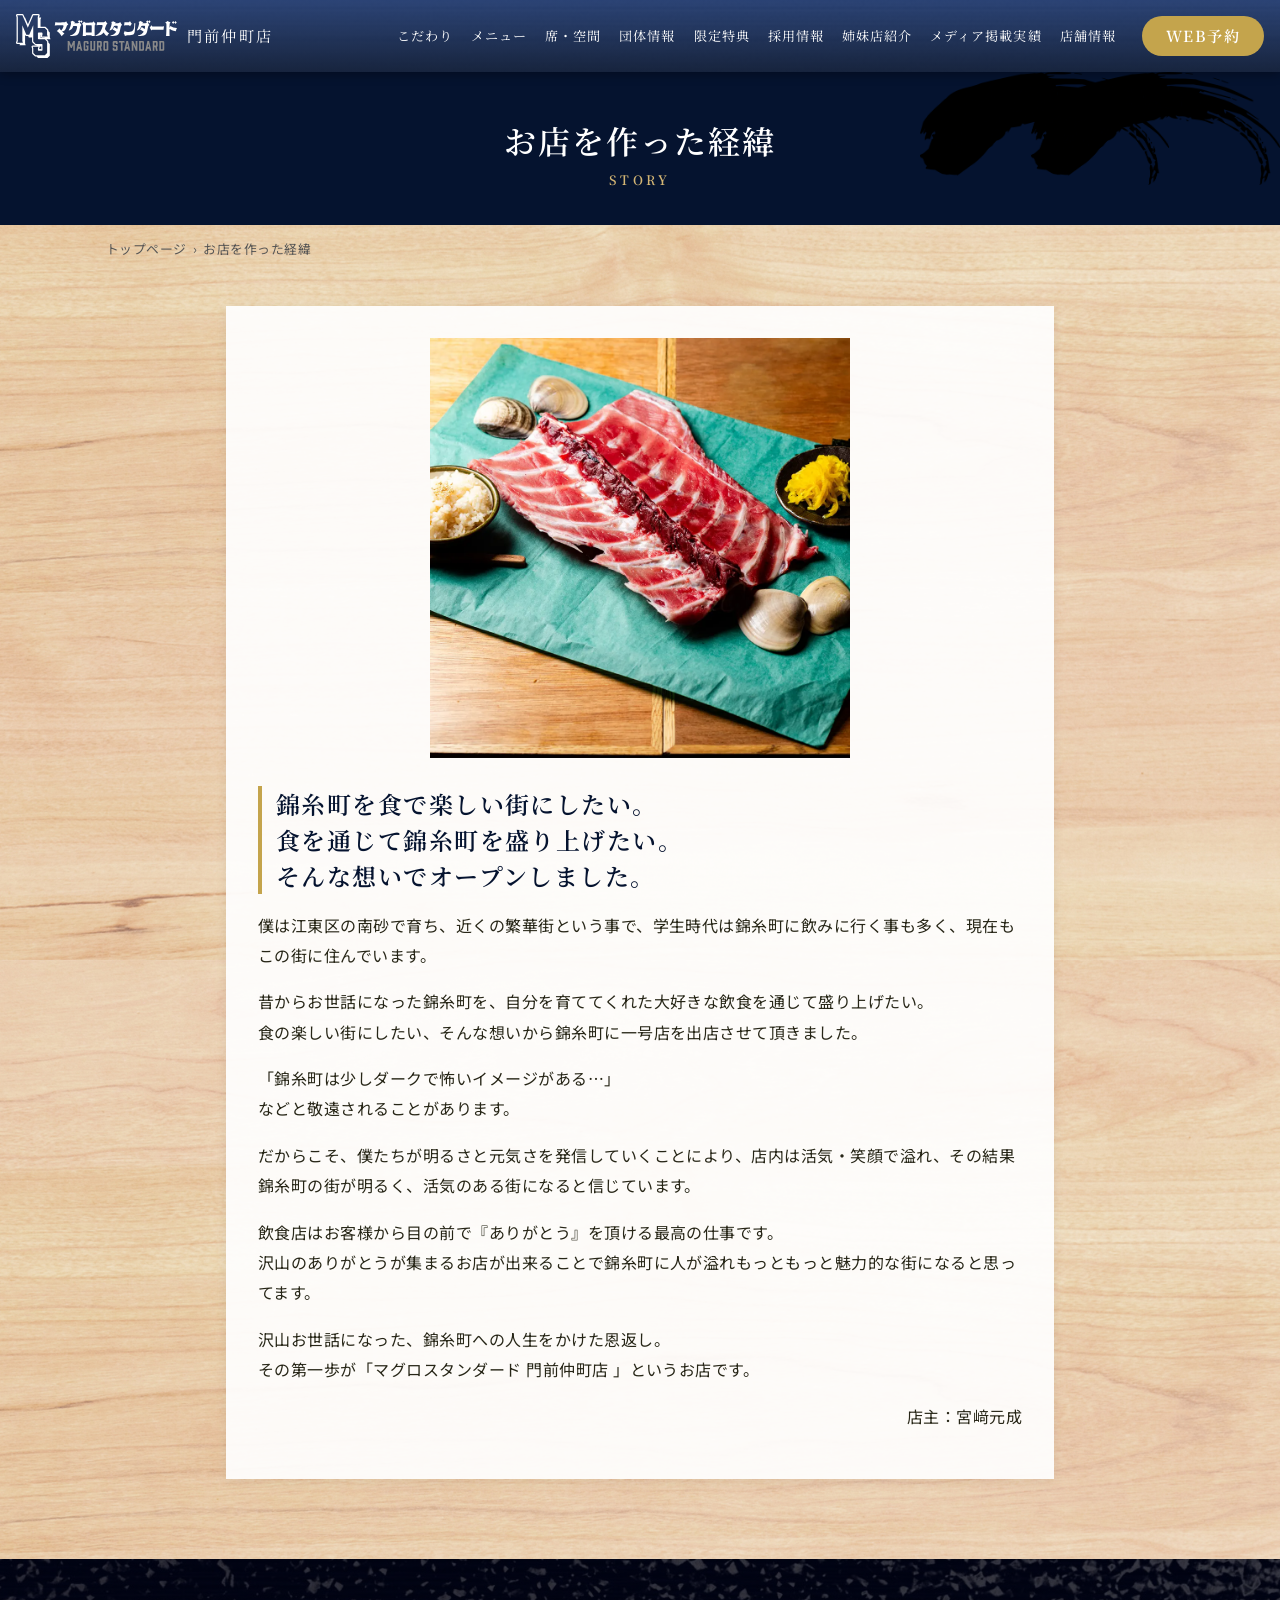
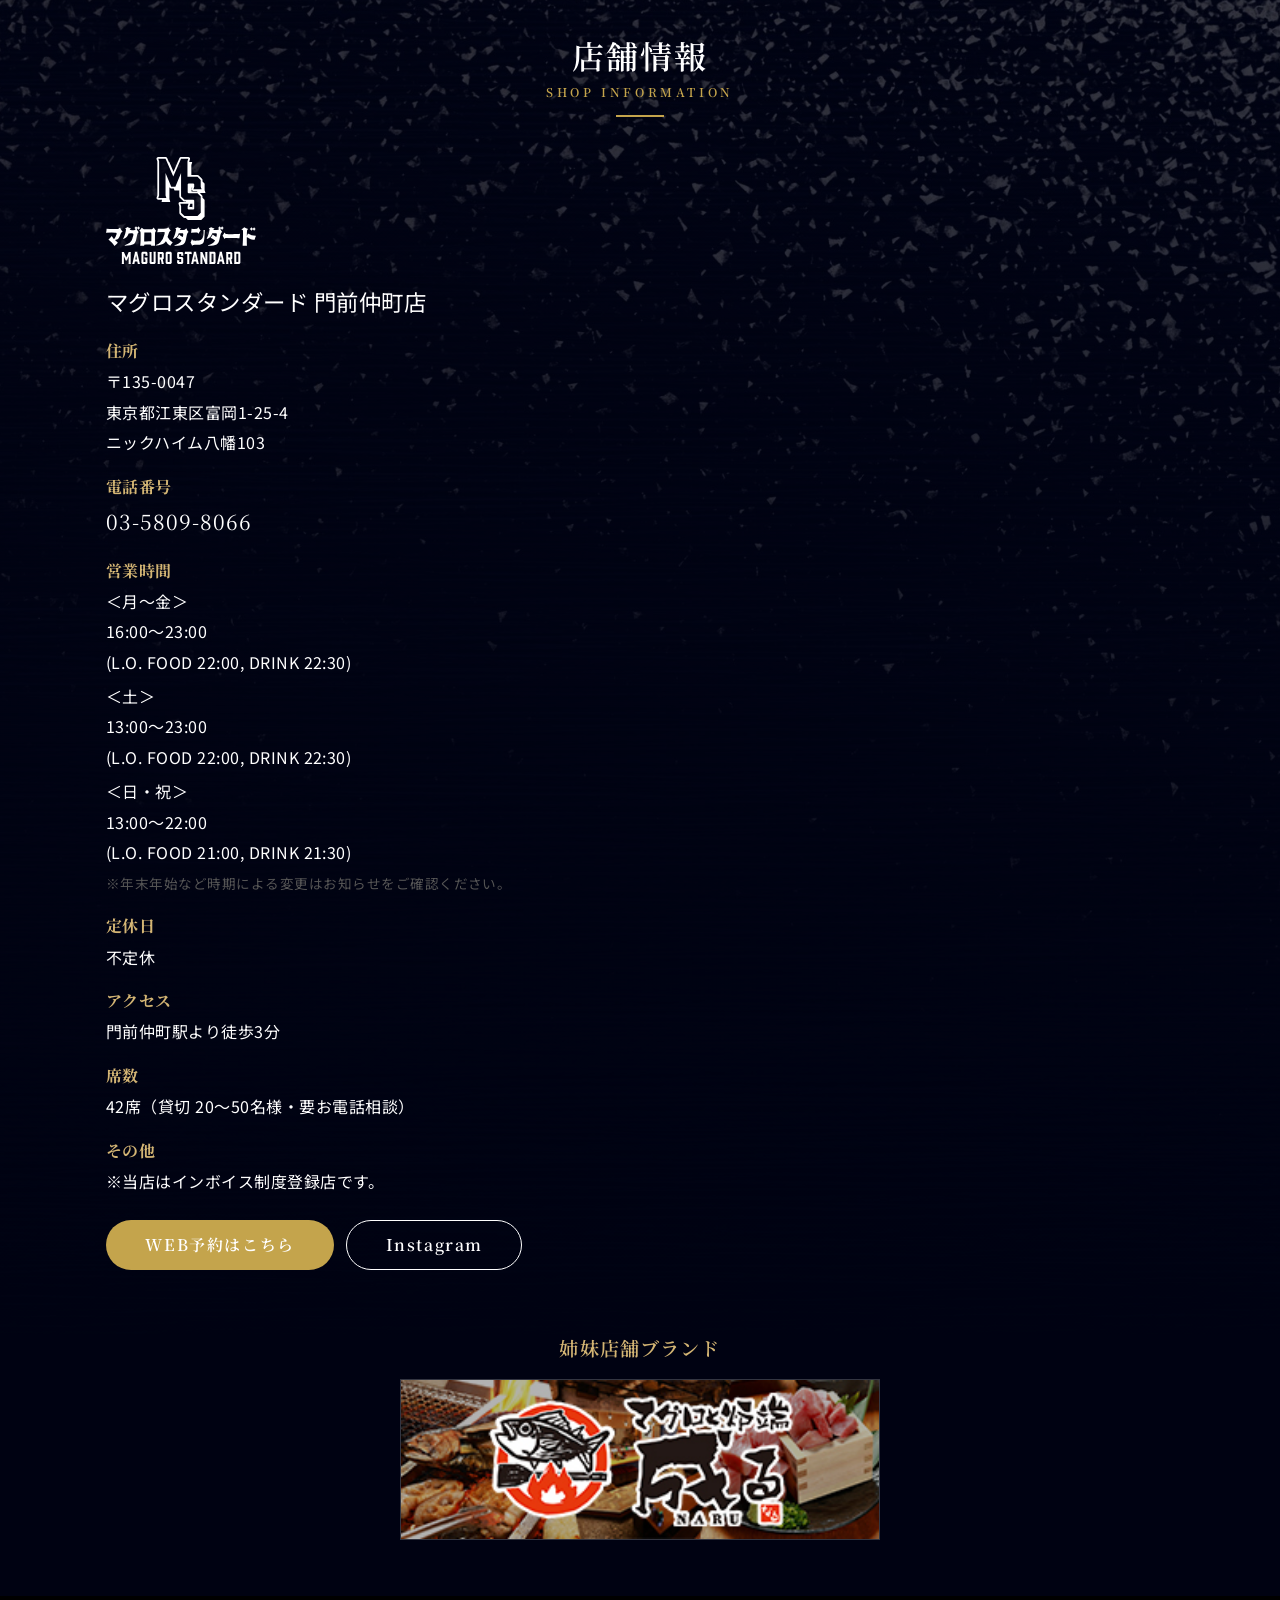
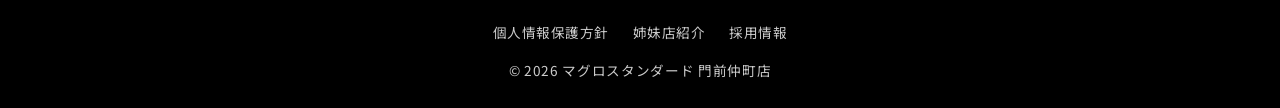
<file: story/index.html>
<!DOCTYPE html>
<html lang="ja">
<head>
  <meta charset="UTF-8">
  <meta name="viewport" content="width=device-width, initial-scale=1.0">
  <title>お店を作った経緯 | マグロスタンダード 門前仲町店</title>
  <meta name="description" content="マグロスタンダード 門前仲町店 - お店を作った経緯。食を通じて街を盛り上げたい、そんな想いでオープンしました。">
  <meta property="og:type" content="article">
  <meta property="og:site_name" content="マグロスタンダード 門前仲町店">
  <meta property="og:title" content="お店を作った経緯 | マグロスタンダード 門前仲町店">
  <meta property="og:description" content="マグロスタンダード 門前仲町店 - お店を作った経緯。食を通じて街を盛り上げたい、そんな想いでオープンしました。">
  <meta property="og:url" content="https://maguro-standard.com/story/">
  <meta property="og:image" content="https://maguro-standard.com/images/hero.jpg">
  <meta property="og:locale" content="ja_JP">
  <meta name="twitter:card" content="summary_large_image">
  <link rel="icon" type="image/png" sizes="32x32" href="../images/favicon-32x32.png">
  <link rel="apple-touch-icon" sizes="180x180" href="../images/apple-touch-icon.png">
  <link rel="preconnect" href="https://fonts.googleapis.com">
  <link rel="preconnect" href="https://fonts.gstatic.com" crossorigin>
  <link href="https://fonts.googleapis.com/css2?family=Noto+Sans+JP:wght@400;500;700&family=Noto+Serif+JP:wght@500;600;700&display=swap" rel="stylesheet">
  <link rel="stylesheet" href="../css/style.css">
  <script src="../js/main.js" defer></script>
</head>
<body>
<header class="site-header">
  <div class="header-inner">
    <a class="brand" href="../">
      <img src="../images/logo.svg" alt="マグロスタンダード" width="160" height="44">
      <span class="brand-sub">門前仲町店</span>
    </a>
    <nav class="global-nav" id="global-nav" aria-label="グローバルナビゲーション">
      <ul class="nav-list">
        <li><a href="../concept/">こだわり</a></li>
        <li class="has-sub">
          <span class="nav-label">メニュー</span>
          <ul class="sub-menu">
            <li><a href="../course/">コース</a></li>
            <li><a href="../food/">お食事</a></li>
            <li><a href="../drink/">お飲み物</a></li>
          </ul>
        </li>
        <li><a href="../table/">席・空間</a></li>
        <li><a href="../group/">団体情報</a></li>
        <li><a href="../special/">限定特典</a></li>
        <li><a href="https://pay-it-forward-corporate.com/recruit/" target="_blank" rel="noopener">採用情報</a></li>
        <li><a href="../sister-store/">姉妹店紹介</a></li>
        <li><a href="../media/">メディア掲載実績</a></li>
        <li><a href="#shop-info">店舗情報</a></li>
      </ul>
      <a class="btn btn-reserve nav-reserve" href="https://yoyaku.tabelog.com/yoyaku/net_booking_form/index?rcd=13268261" target="_blank" rel="noopener">WEB予約</a>
    </nav>
    <a class="btn btn-reserve header-reserve" href="https://yoyaku.tabelog.com/yoyaku/net_booking_form/index?rcd=13268261" target="_blank" rel="noopener">WEB予約</a>
    <button class="nav-toggle" type="button" aria-controls="global-nav" aria-expanded="false">
      <span></span><span></span><span></span>
      <span class="sr-only">メニューを開く</span>
    </button>
  </div>
</header>
<main>
<div class="page-header">
  <h1>お店を作った経緯<span class="en">STORY</span></h1>
</div>
<div class="container">
  <nav class="breadcrumb" aria-label="パンくずリスト">
    <ol>
      <li><a href="../">トップページ</a></li><li>お店を作った経緯</li>
    </ol>
  </nav>
</div>

  <div class="page-body">
    <div class="container container--narrow">
      <section class="card">
        <img src="../images/top-concept.webp" alt="マグロスタンダード" width="1000" height="1000" style="max-width:420px;margin:0 auto 28px">
        <h2>錦糸町を食で楽しい街にしたい。<br>食を通じて錦糸町を盛り上げたい。<br>そんな想いでオープンしました。</h2>
        <p>僕は江東区の南砂で育ち、近くの繁華街という事で、学生時代は錦糸町に飲みに行く事も多く、現在もこの街に住んでいます。</p>
        <p>昔からお世話になった錦糸町を、自分を育ててくれた大好きな飲食を通じて盛り上げたい。<br>食の楽しい街にしたい、そんな想いから錦糸町に一号店を出店させて頂きました。</p>
        <p>「錦糸町は少しダークで怖いイメージがある…」<br>などと敬遠されることがあります。</p>
        <p>だからこそ、僕たちが明るさと元気さを発信していくことにより、店内は活気・笑顔で溢れ、その結果錦糸町の街が明るく、活気のある街になると信じています。</p>
        <p>飲食店はお客様から目の前で『ありがとう』を頂ける最高の仕事です。<br>沢山のありがとうが集まるお店が出来ることで錦糸町に人が溢れもっともっと魅力的な街になると思ってます。</p>
        <p>沢山お世話になった、錦糸町への人生をかけた恩返し。<br>その第一歩が「マグロスタンダード 門前仲町店 」というお店です。</p>
        <p style="text-align:right">店主：宮﨑元成</p>
      </section>
    </div>
  </div>
</main>
<section class="shop-info" id="shop-info">
  <div class="container">
    <h2 class="section-title">店舗情報<span class="en">SHOP INFORMATION</span></h2>
    <div class="shop-grid">
      <div class="shop-detail">
        <img class="shop-logo" src="../images/logo-footer.svg" alt="マグロスタンダード" width="150" height="60">
        <p class="shop-name">マグロスタンダード 門前仲町店</p>
        <dl>
          <dt>住所</dt>
          <dd>
            <p>〒135-0047<br>東京都江東区富岡1-25-4<br>ニックハイム八幡103</p>
          </dd>
          <dt>電話番号</dt>
          <dd><a class="tel" href="tel:03-5809-8066">03-5809-8066</a></dd>
          <dt>営業時間</dt>
          <dd>
            <p>＜月～金＞<br>16:00～23:00<br>(L.O. FOOD 22:00, DRINK 22:30)</p>
            <p>＜土＞<br>13:00～23:00<br>(L.O. FOOD 22:00, DRINK 22:30)</p>
            <p>＜日・祝＞<br>13:00～22:00<br>(L.O. FOOD 21:00, DRINK 21:30)</p>
            <p class="note">※年末年始など時期による変更は<a href="../information/">お知らせ</a>をご確認ください。</p>
          </dd>
          <dt>定休日</dt>
          <dd><p>不定休</p></dd>
          <dt>アクセス</dt>
          <dd><p>門前仲町駅より徒歩3分</p></dd>
          <dt>席数</dt>
          <dd><p>42席（貸切 20～50名様・要お電話相談）</p></dd>
          <dt>その他</dt>
          <dd><p>※当店はインボイス制度登録店です。</p></dd>
        </dl>
        <div class="shop-actions">
          <a class="btn btn-gold" href="https://yoyaku.tabelog.com/yoyaku/net_booking_form/index?rcd=13268261" target="_blank" rel="noopener">WEB予約はこちら</a>
          <a class="btn btn-outline" href="https://www.instagram.com/magurostandard/" target="_blank" rel="noopener">Instagram</a>
        </div>
      </div>
      <div class="shop-map" id="footer_map">
        <iframe src="https://www.google.com/maps?q=%E6%9D%B1%E4%BA%AC%E9%83%BD%E6%B1%9F%E6%9D%B1%E5%8C%BA%E5%AF%8C%E5%B2%A11-25-4%20%E3%83%8B%E3%83%83%E3%82%AF%E3%83%8F%E3%82%A4%E3%83%A0%E5%85%AB%E5%B9%A1103&output=embed" title="マグロスタンダード 門前仲町店 の地図" loading="lazy" referrerpolicy="no-referrer-when-downgrade" allowfullscreen></iframe>
      </div>
    </div>
  </div>
</section>
<section class="sister-banner">
  <h2>姉妹店舗ブランド</h2>
  <a href="https://maguro-robata-naru.com/" target="_blank" rel="noopener">
    <img src="../images/naru-banner.jpg" alt="マグロと炉端 成る" width="480" height="140">
  </a>
</section>
<footer class="site-footer">
  <ul class="footer-links">
    <li><a href="../privacy/">個人情報保護方針</a></li>
    <li><a href="../sister-store/">姉妹店紹介</a></li>
    <li><a href="https://pay-it-forward-corporate.com/recruit/" target="_blank" rel="noopener">採用情報</a></li>
  </ul>
  <p class="copyright">&copy; 2026 マグロスタンダード 門前仲町店</p>
</footer>
<button class="pagetop" type="button" aria-label="ページ上部へ戻る">&#9650;</button>
<nav class="bottom-bar" aria-label="スマートフォン用メニュー">
  <a href="tel:03-5809-8066">
    <svg viewBox="0 0 24 24" aria-hidden="true"><path d="M6.6 10.8a15.1 15.1 0 0 0 6.6 6.6l2.2-2.2a1 1 0 0 1 1-.25 11.4 11.4 0 0 0 3.6.57 1 1 0 0 1 1 1V20a1 1 0 0 1-1 1A17 17 0 0 1 3 4a1 1 0 0 1 1-1h3.5a1 1 0 0 1 1 1c0 1.25.2 2.45.57 3.57a1 1 0 0 1-.25 1z"/></svg>
    電話
  </a>
  <a href="#shop-info">
    <svg viewBox="0 0 24 24" aria-hidden="true"><path d="M12 2a7 7 0 0 0-7 7c0 5.25 7 13 7 13s7-7.75 7-13a7 7 0 0 0-7-7zm0 9.5A2.5 2.5 0 1 1 12 6.5a2.5 2.5 0 0 1 0 5z"/></svg>
    地図
  </a>
  <a href="https://yoyaku.tabelog.com/yoyaku/net_booking_form/index?rcd=13268261" target="_blank" rel="noopener">
    <svg viewBox="0 0 24 24" aria-hidden="true"><path d="M19 4h-1V2h-2v2H8V2H6v2H5a2 2 0 0 0-2 2v14a2 2 0 0 0 2 2h14a2 2 0 0 0 2-2V6a2 2 0 0 0-2-2zm0 16H5V9h14v11zM7 11h5v5H7z"/></svg>
    WEB予約
  </a>
</nav>
</body>
</html>
</file>
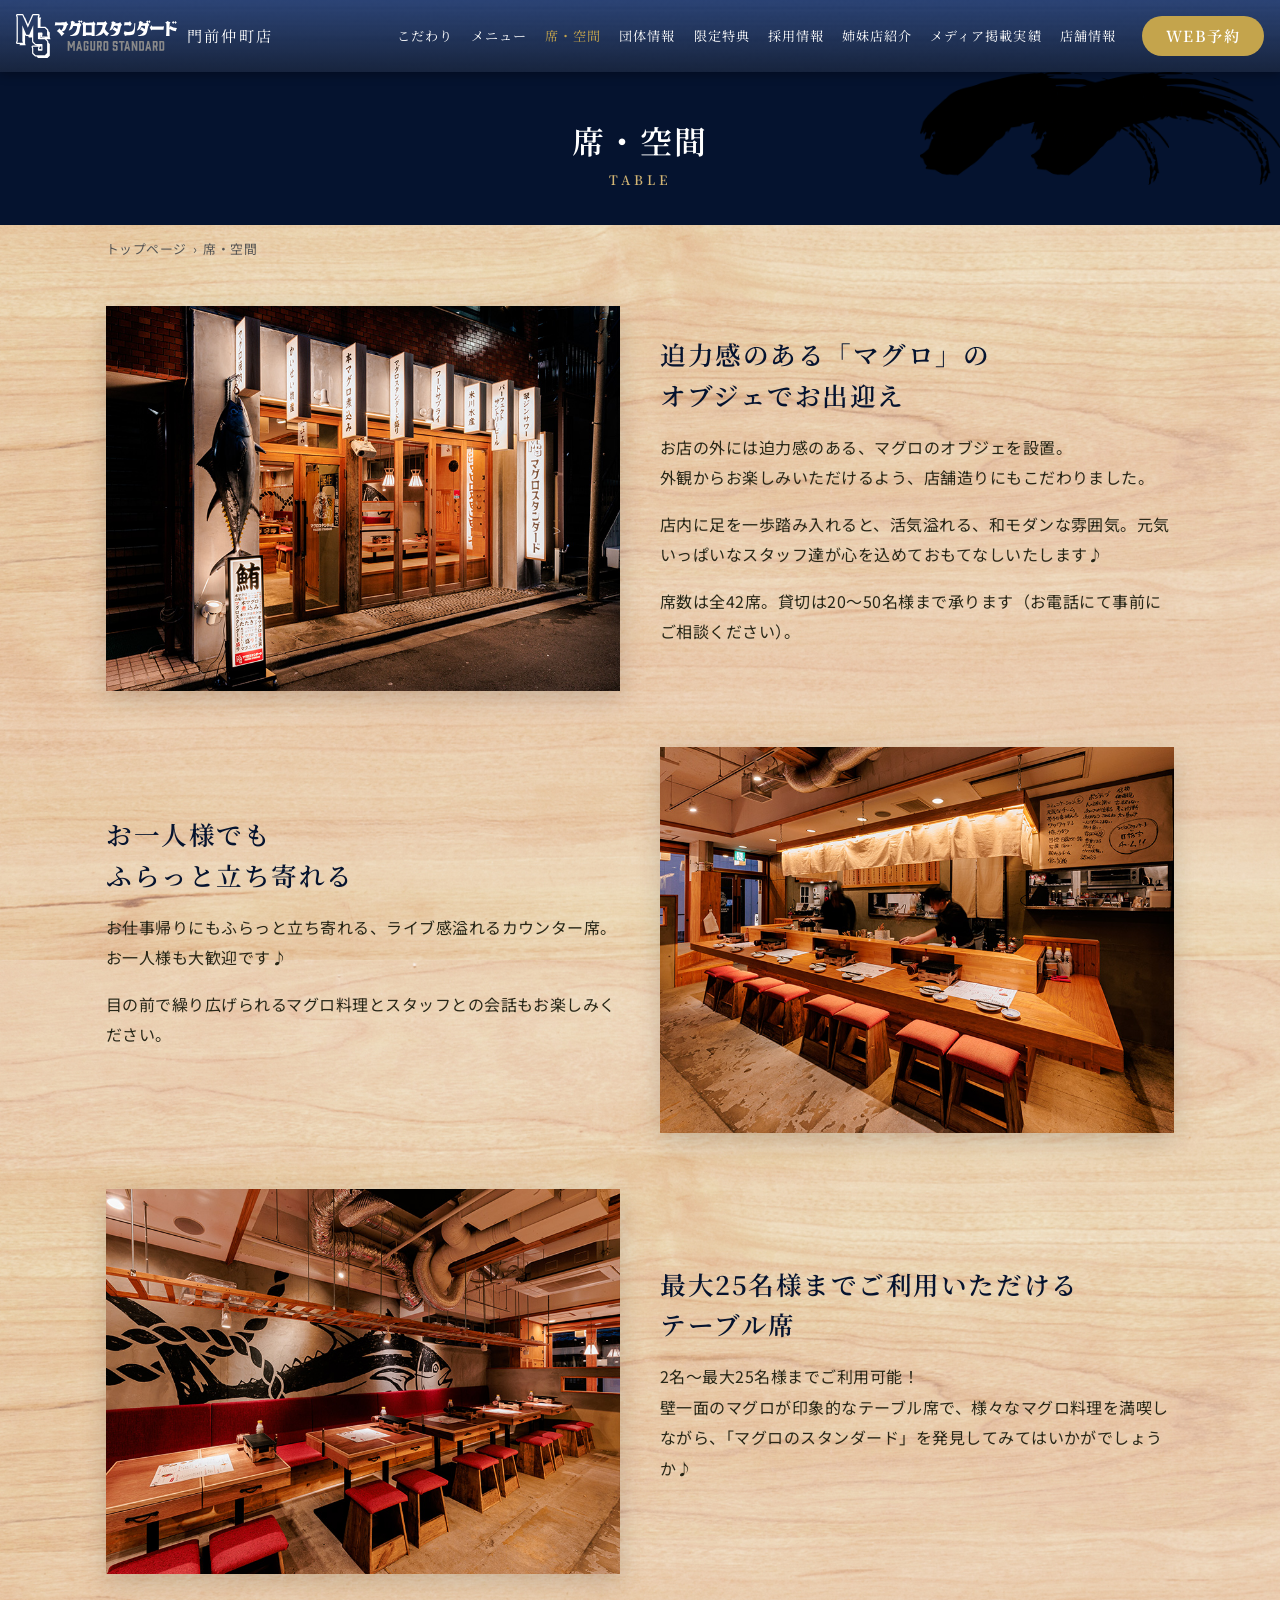
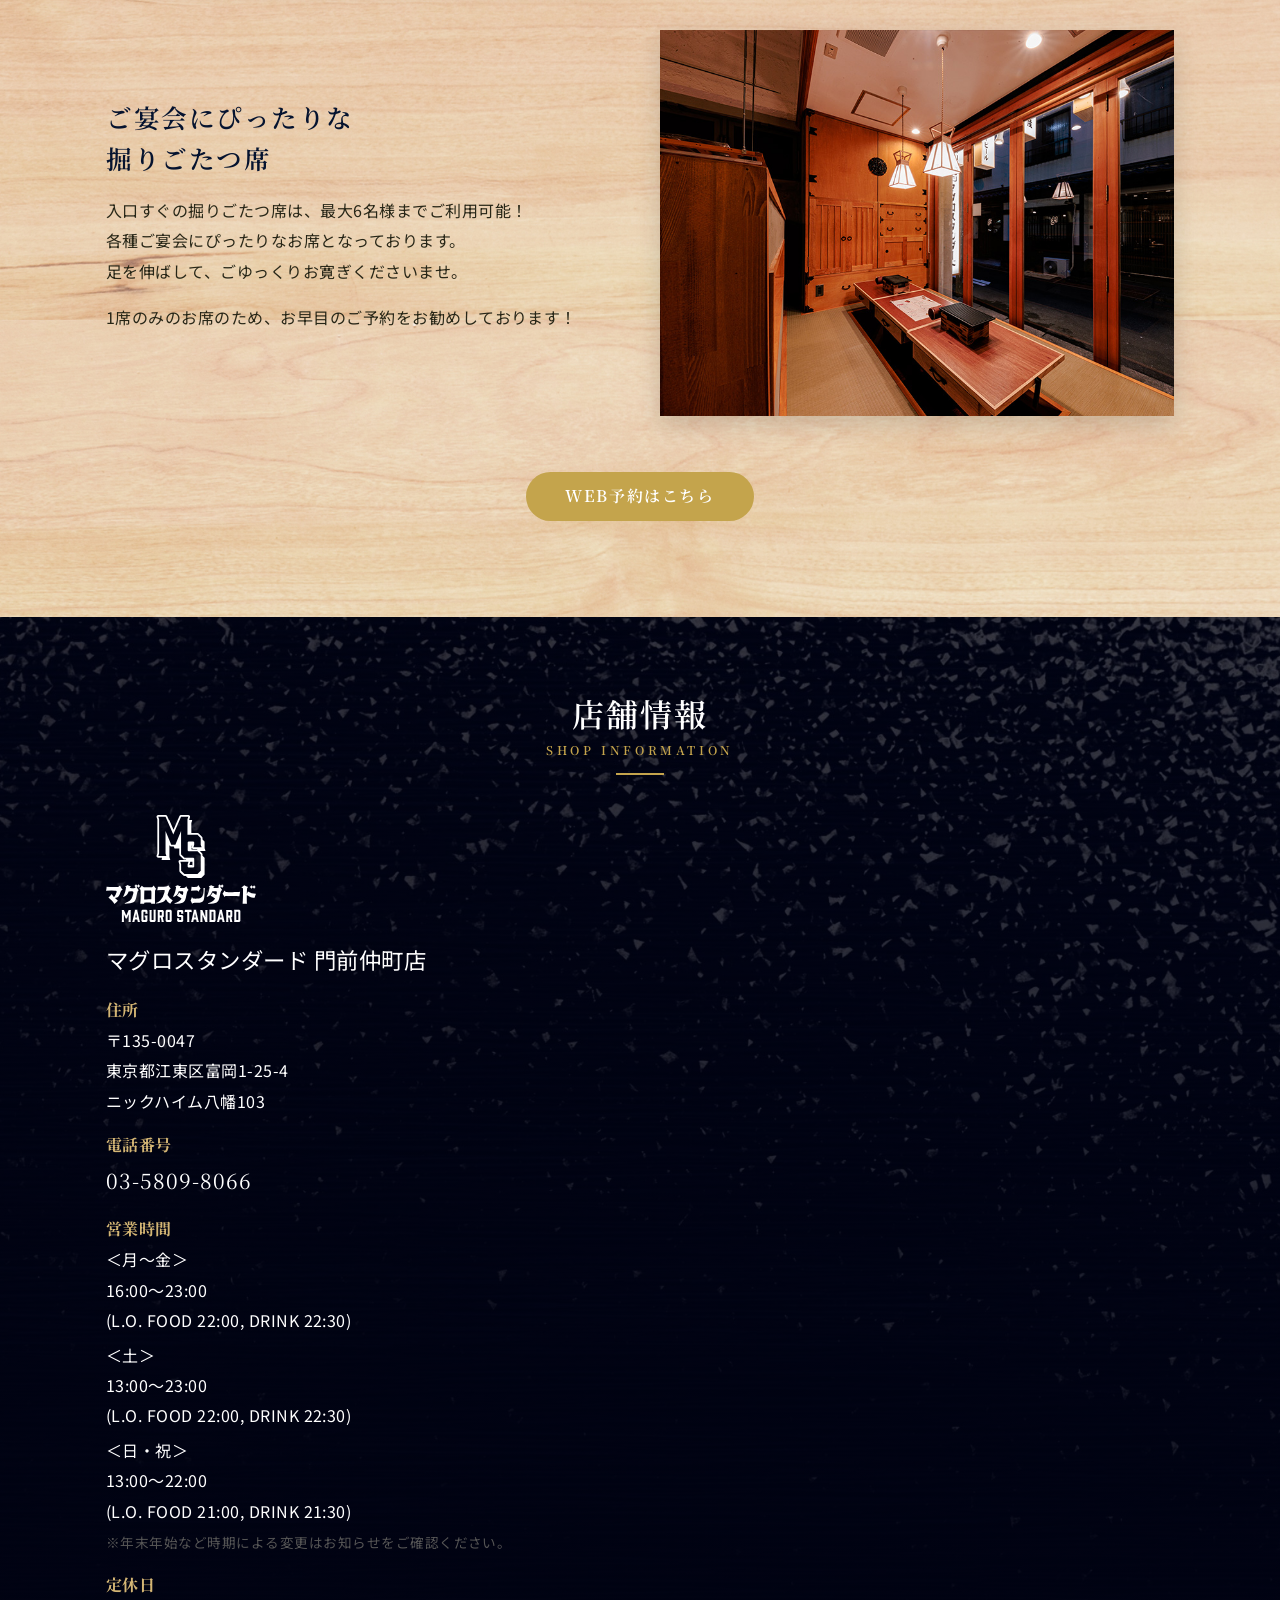
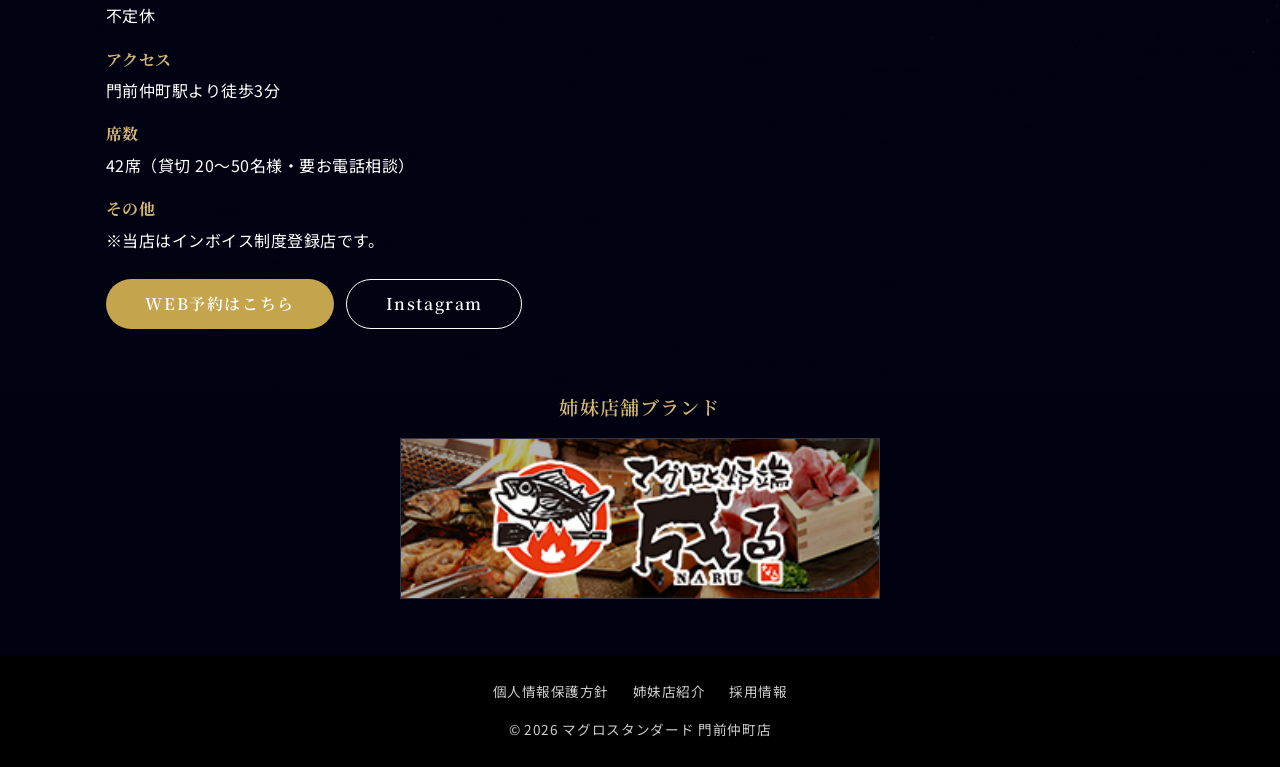
<file: table/index.html>
<!DOCTYPE html>
<html lang="ja">
<head>
  <meta charset="UTF-8">
  <meta name="viewport" content="width=device-width, initial-scale=1.0">
  <title>席・空間 | マグロスタンダード 門前仲町店</title>
  <meta name="description" content="マグロスタンダード 門前仲町店の席・空間。壁一面のマグロが印象的な和モダンな店内。カウンター席、最大25名様のテーブル席、掘りごたつ席をご用意しています。全42席、貸切は20～50名様まで。">
  <meta property="og:type" content="article">
  <meta property="og:site_name" content="マグロスタンダード 門前仲町店">
  <meta property="og:title" content="席・空間 | マグロスタンダード 門前仲町店">
  <meta property="og:description" content="マグロスタンダード 門前仲町店の席・空間。壁一面のマグロが印象的な和モダンな店内。カウンター席、最大25名様のテーブル席、掘りごたつ席をご用意しています。全42席、貸切は20～50名様まで。">
  <meta property="og:url" content="https://maguro-standard.com/table/">
  <meta property="og:image" content="https://maguro-standard.com/images/table-04.jpg">
  <meta property="og:locale" content="ja_JP">
  <meta name="twitter:card" content="summary_large_image">
  <link rel="icon" type="image/png" sizes="32x32" href="../images/favicon-32x32.png">
  <link rel="apple-touch-icon" sizes="180x180" href="../images/apple-touch-icon.png">
  <link rel="preconnect" href="https://fonts.googleapis.com">
  <link rel="preconnect" href="https://fonts.gstatic.com" crossorigin>
  <link href="https://fonts.googleapis.com/css2?family=Noto+Sans+JP:wght@400;500;700&family=Noto+Serif+JP:wght@500;600;700&display=swap" rel="stylesheet">
  <link rel="stylesheet" href="../css/style.css">
  <script src="../js/main.js" defer></script>
</head>
<body>
<header class="site-header">
  <div class="header-inner">
    <a class="brand" href="../">
      <img src="../images/logo.svg" alt="マグロスタンダード" width="160" height="44">
      <span class="brand-sub">門前仲町店</span>
    </a>
    <nav class="global-nav" id="global-nav" aria-label="グローバルナビゲーション">
      <ul class="nav-list">
        <li><a href="../concept/">こだわり</a></li>
        <li class="has-sub">
          <span class="nav-label">メニュー</span>
          <ul class="sub-menu">
            <li><a href="../course/">コース</a></li>
            <li><a href="../food/">お食事</a></li>
            <li><a href="../drink/">お飲み物</a></li>
          </ul>
        </li>
        <li><a href="../table/">席・空間</a></li>
        <li><a href="../group/">団体情報</a></li>
        <li><a href="../special/">限定特典</a></li>
        <li><a href="https://pay-it-forward-corporate.com/recruit/" target="_blank" rel="noopener">採用情報</a></li>
        <li><a href="../sister-store/">姉妹店紹介</a></li>
        <li><a href="../media/">メディア掲載実績</a></li>
        <li><a href="#shop-info">店舗情報</a></li>
      </ul>
      <a class="btn btn-reserve nav-reserve" href="https://yoyaku.tabelog.com/yoyaku/net_booking_form/index?rcd=13268261" target="_blank" rel="noopener">WEB予約</a>
    </nav>
    <a class="btn btn-reserve header-reserve" href="https://yoyaku.tabelog.com/yoyaku/net_booking_form/index?rcd=13268261" target="_blank" rel="noopener">WEB予約</a>
    <button class="nav-toggle" type="button" aria-controls="global-nav" aria-expanded="false">
      <span></span><span></span><span></span>
      <span class="sr-only">メニューを開く</span>
    </button>
  </div>
</header>
<main>
<div class="page-header">
  <h1>席・空間<span class="en">TABLE</span></h1>
</div>
<div class="container">
  <nav class="breadcrumb" aria-label="パンくずリスト">
    <ol>
      <li><a href="../">トップページ</a></li><li>席・空間</li>
    </ol>
  </nav>
</div>

  <div class="page-body">
    <div class="container">
      <div class="split">
        <div class="split-img seat-img"><img src="../images/table-04.jpg" alt="迫力感のあるマグロのオブジェ" width="800" height="600"></div>
        <div class="split-body">
          <h2>迫力感のある「マグロ」の<br>オブジェでお出迎え</h2>
          <p>お店の外には迫力感のある、マグロのオブジェを設置。<br>外観からお楽しみいただけるよう、店舗造りにもこだわりました。</p>
          <p>店内に足を一歩踏み入れると、活気溢れる、和モダンな雰囲気。元気いっぱいなスタッフ達が心を込めておもてなしいたします♪</p>
          <p>席数は全42席。貸切は20～50名様まで承ります（お電話にて事前にご相談ください）。</p>
        </div>
      </div>
      <div class="split split--reverse">
        <div class="split-img seat-img"><img src="../images/table-03.jpg" alt="ライブ感溢れるカウンター席" width="800" height="600" loading="lazy"></div>
        <div class="split-body">
          <h2>お一人様でも<br>ふらっと立ち寄れる</h2>
          <p>お仕事帰りにもふらっと立ち寄れる、ライブ感溢れるカウンター席。<br>お一人様も大歓迎です♪</p>
          <p>目の前で繰り広げられるマグロ料理とスタッフとの会話もお楽しみください。</p>
        </div>
      </div>
      <div class="split">
        <div class="split-img seat-img"><img src="../images/table-02.jpg" alt="壁一面のマグロが印象的なテーブル席" width="800" height="600" loading="lazy"></div>
        <div class="split-body">
          <h2>最大25名様までご利用いただける<br>テーブル席</h2>
          <p>2名～最大25名様までご利用可能！<br>壁一面のマグロが印象的なテーブル席で、様々なマグロ料理を満喫しながら、「マグロのスタンダード」を発見してみてはいかがでしょうか♪</p>
        </div>
      </div>
      <div class="split split--reverse">
        <div class="split-img seat-img"><img src="../images/table-01.jpg" alt="ご宴会にぴったりな掘りごたつ席" width="800" height="600" loading="lazy"></div>
        <div class="split-body">
          <h2>ご宴会にぴったりな<br>掘りごたつ席</h2>
          <p>入口すぐの掘りごたつ席は、最大6名様までご利用可能！<br>各種ご宴会にぴったりなお席となっております。<br>足を伸ばして、ごゆっくりお寛ぎくださいませ。</p>
          <p>1席のみのお席のため、お早目のご予約をお勧めしております！</p>
        </div>
      </div>
      <p style="text-align:center"><a class="btn btn-gold" href="https://yoyaku.tabelog.com/yoyaku/net_booking_form/index?rcd=13268261" target="_blank" rel="noopener">WEB予約はこちら</a></p>
    </div>
  </div>
</main>
<section class="shop-info" id="shop-info">
  <div class="container">
    <h2 class="section-title">店舗情報<span class="en">SHOP INFORMATION</span></h2>
    <div class="shop-grid">
      <div class="shop-detail">
        <img class="shop-logo" src="../images/logo-footer.svg" alt="マグロスタンダード" width="150" height="60">
        <p class="shop-name">マグロスタンダード 門前仲町店</p>
        <dl>
          <dt>住所</dt>
          <dd>
            <p>〒135-0047<br>東京都江東区富岡1-25-4<br>ニックハイム八幡103</p>
          </dd>
          <dt>電話番号</dt>
          <dd><a class="tel" href="tel:03-5809-8066">03-5809-8066</a></dd>
          <dt>営業時間</dt>
          <dd>
            <p>＜月～金＞<br>16:00～23:00<br>(L.O. FOOD 22:00, DRINK 22:30)</p>
            <p>＜土＞<br>13:00～23:00<br>(L.O. FOOD 22:00, DRINK 22:30)</p>
            <p>＜日・祝＞<br>13:00～22:00<br>(L.O. FOOD 21:00, DRINK 21:30)</p>
            <p class="note">※年末年始など時期による変更は<a href="../information/">お知らせ</a>をご確認ください。</p>
          </dd>
          <dt>定休日</dt>
          <dd><p>不定休</p></dd>
          <dt>アクセス</dt>
          <dd><p>門前仲町駅より徒歩3分</p></dd>
          <dt>席数</dt>
          <dd><p>42席（貸切 20～50名様・要お電話相談）</p></dd>
          <dt>その他</dt>
          <dd><p>※当店はインボイス制度登録店です。</p></dd>
        </dl>
        <div class="shop-actions">
          <a class="btn btn-gold" href="https://yoyaku.tabelog.com/yoyaku/net_booking_form/index?rcd=13268261" target="_blank" rel="noopener">WEB予約はこちら</a>
          <a class="btn btn-outline" href="https://www.instagram.com/magurostandard/" target="_blank" rel="noopener">Instagram</a>
        </div>
      </div>
      <div class="shop-map" id="footer_map">
        <iframe src="https://www.google.com/maps?q=%E6%9D%B1%E4%BA%AC%E9%83%BD%E6%B1%9F%E6%9D%B1%E5%8C%BA%E5%AF%8C%E5%B2%A11-25-4%20%E3%83%8B%E3%83%83%E3%82%AF%E3%83%8F%E3%82%A4%E3%83%A0%E5%85%AB%E5%B9%A1103&output=embed" title="マグロスタンダード 門前仲町店 の地図" loading="lazy" referrerpolicy="no-referrer-when-downgrade" allowfullscreen></iframe>
      </div>
    </div>
  </div>
</section>
<section class="sister-banner">
  <h2>姉妹店舗ブランド</h2>
  <a href="https://maguro-robata-naru.com/" target="_blank" rel="noopener">
    <img src="../images/naru-banner.jpg" alt="マグロと炉端 成る" width="480" height="140">
  </a>
</section>
<footer class="site-footer">
  <ul class="footer-links">
    <li><a href="../privacy/">個人情報保護方針</a></li>
    <li><a href="../sister-store/">姉妹店紹介</a></li>
    <li><a href="https://pay-it-forward-corporate.com/recruit/" target="_blank" rel="noopener">採用情報</a></li>
  </ul>
  <p class="copyright">&copy; 2026 マグロスタンダード 門前仲町店</p>
</footer>
<button class="pagetop" type="button" aria-label="ページ上部へ戻る">&#9650;</button>
<nav class="bottom-bar" aria-label="スマートフォン用メニュー">
  <a href="tel:03-5809-8066">
    <svg viewBox="0 0 24 24" aria-hidden="true"><path d="M6.6 10.8a15.1 15.1 0 0 0 6.6 6.6l2.2-2.2a1 1 0 0 1 1-.25 11.4 11.4 0 0 0 3.6.57 1 1 0 0 1 1 1V20a1 1 0 0 1-1 1A17 17 0 0 1 3 4a1 1 0 0 1 1-1h3.5a1 1 0 0 1 1 1c0 1.25.2 2.45.57 3.57a1 1 0 0 1-.25 1z"/></svg>
    電話
  </a>
  <a href="#shop-info">
    <svg viewBox="0 0 24 24" aria-hidden="true"><path d="M12 2a7 7 0 0 0-7 7c0 5.25 7 13 7 13s7-7.75 7-13a7 7 0 0 0-7-7zm0 9.5A2.5 2.5 0 1 1 12 6.5a2.5 2.5 0 0 1 0 5z"/></svg>
    地図
  </a>
  <a href="https://yoyaku.tabelog.com/yoyaku/net_booking_form/index?rcd=13268261" target="_blank" rel="noopener">
    <svg viewBox="0 0 24 24" aria-hidden="true"><path d="M19 4h-1V2h-2v2H8V2H6v2H5a2 2 0 0 0-2 2v14a2 2 0 0 0 2 2h14a2 2 0 0 0 2-2V6a2 2 0 0 0-2-2zm0 16H5V9h14v11zM7 11h5v5H7z"/></svg>
    WEB予約
  </a>
</nav>
</body>
</html>
</file>
<file: css/style.css>
/* ==========================================================================
   マグロスタンダード 門前仲町店 - 共通スタイル
   配色は既存サイト（Elementor グローバルカラー）から採用:
   navy #05132F / #0C2862, black #000212, gold #C4A44C, red #BF1F23, text #272617
   ========================================================================== */

:root {
  --navy: #05132F;
  --navy-2: #0C2862;
  --navy-3: #062054;
  --black: #000212;
  --gold: #C4A44C;
  --gold-light: #d3b574;
  --red: #BF1F23;
  --cream: #FFF3BD;
  --text: #272617;
  --text-light: #555;
  --white: #ffffff;
  --paper: rgba(255, 255, 255, 0.92);
  --line: rgba(0, 0, 0, 0.12);
  --font-sans: "Noto Sans JP", "Hiragino Kaku Gothic ProN", "Hiragino Sans", Meiryo, sans-serif;
  --font-serif: "Noto Serif JP", "Hiragino Mincho ProN", "Yu Mincho", serif;
  --header-h: 72px;
  /* スマホ用ボトムバーの高さ（PC 幅では非表示なので 0） */
  --bottom-bar-h: 0px;
}

*,
*::before,
*::after {
  box-sizing: border-box;
}

html {
  overflow-x: clip;
  scroll-behavior: smooth;
  scroll-padding-top: calc(var(--header-h) + 8px);
  -webkit-text-size-adjust: 100%;
}

body {
  margin: 0;
  font-family: var(--font-sans);
  font-size: 16px;
  line-height: 1.9;
  color: var(--text);
  background-color: #e8e8e8;
  background-image: url("../images/body-bg.jpg");
  background-size: 100% auto;
  background-repeat: repeat;
  letter-spacing: 0.03em;
}

body.home {
  background: var(--navy);
  color: var(--white);
}

img {
  max-width: 100%;
  height: auto;
  display: block;
}

a {
  color: inherit;
  text-decoration: none;
  transition: opacity 0.2s;
}

a:hover {
  opacity: 0.8;
}

ul,
ol {
  margin: 0;
  padding: 0;
  list-style: none;
}

h1,
h2,
h3,
h4 {
  font-family: var(--font-serif);
  font-weight: 600;
  line-height: 1.5;
  margin: 0;
  letter-spacing: 0.06em;
  /* 見出しの 1〜2 文字だけの折り返しを避ける（対応ブラウザのみ） */
  text-wrap: balance;
  word-break: auto-phrase;
}

p {
  margin: 0 0 1em;
  /* 段落末尾の 1 文字だけの折り返しを抑える（対応ブラウザのみ） */
  text-wrap: pretty;
}

.sr-only {
  position: absolute;
  width: 1px;
  height: 1px;
  padding: 0;
  margin: -1px;
  overflow: hidden;
  clip: rect(0, 0, 0, 0);
  border: 0;
}

.container {
  width: 100%;
  max-width: 1100px;
  margin: 0 auto;
  padding: 0 16px;
}

.container--narrow {
  max-width: 860px;
}

/* --------------------------------------------------------------------------
   ボタン
   -------------------------------------------------------------------------- */
.btn {
  display: inline-block;
  padding: 0.8em 2.4em;
  border-radius: 999px;
  font-family: var(--font-serif);
  font-size: 1rem;
  font-weight: 600;
  letter-spacing: 0.1em;
  text-align: center;
  line-height: 1.4;
  border: 1px solid transparent;
  cursor: pointer;
}

.btn-gold {
  background: var(--gold);
  color: var(--white);
}

.btn-red {
  background: var(--red);
  color: var(--white);
}

.btn-outline {
  border-color: currentColor;
  background: transparent;
}

.btn-reserve {
  background: var(--gold);
  color: var(--white);
  padding: 0.55em 1.5em;
  font-size: 0.95rem;
  white-space: nowrap;
}

.btn-block {
  display: block;
  width: 100%;
  max-width: 360px;
  margin: 0 auto;
}

/* --------------------------------------------------------------------------
   ヘッダー
   -------------------------------------------------------------------------- */
.site-header {
  position: sticky;
  top: 0;
  z-index: 100;
  height: var(--header-h);
  color: var(--white);
  background-color: var(--navy-2);
  background-image: linear-gradient(rgba(12, 40, 98, 0.86), rgba(5, 19, 47, 0.92)), url("../images/header-bg.jpg");
  background-size: cover;
  background-position: center;
  box-shadow: 0 2px 10px rgba(0, 0, 0, 0.35);
}

.header-inner {
  max-width: 1400px;
  margin: 0 auto;
  height: 100%;
  padding: 0 16px;
  display: flex;
  align-items: center;
  gap: 16px;
}

.brand {
  display: flex;
  align-items: center;
  gap: 10px;
  flex-shrink: 0;
}

.brand img {
  height: 44px;
  width: auto;
}

.brand-sub {
  font-family: var(--font-serif);
  font-size: 0.95rem;
  letter-spacing: 0.15em;
  white-space: nowrap;
}

.global-nav {
  margin-left: auto;
  display: flex;
  align-items: center;
  gap: 18px;
}

.nav-list {
  display: flex;
  align-items: center;
  gap: 2px;
}

.nav-list > li {
  position: relative;
}

.nav-list > li > a,
.nav-list > li > .nav-label {
  display: block;
  padding: 10px 11px;
  font-family: var(--font-serif);
  font-size: 0.9rem;
  letter-spacing: 0.08em;
  white-space: nowrap;
  color: var(--white);
  background: none;
  border: 0;
  cursor: default;
}

.nav-list > li > a:hover,
.nav-list > li.is-current > a {
  color: var(--gold);
  opacity: 1;
}

.sub-menu {
  position: absolute;
  top: 100%;
  left: 0;
  min-width: 160px;
  background: #000;
  padding: 6px 0;
  opacity: 0;
  visibility: hidden;
  transform: translateY(6px);
  transition: all 0.2s;
}

.sub-menu a {
  display: block;
  padding: 8px 18px;
  font-size: 0.9rem;
  color: var(--white);
  white-space: nowrap;
}

.sub-menu a:hover {
  color: var(--gold-light);
}

.has-sub:hover .sub-menu,
.has-sub:focus-within .sub-menu {
  opacity: 1;
  visibility: visible;
  transform: translateY(0);
}

.nav-toggle {
  display: none;
  margin-left: auto;
  width: 44px;
  height: 44px;
  padding: 0;
  border: 0;
  background: transparent;
  cursor: pointer;
  position: relative;
}

.nav-toggle span:not(.sr-only) {
  position: absolute;
  left: 10px;
  width: 24px;
  height: 2px;
  background: var(--white);
  transition: transform 0.25s, opacity 0.25s;
}

.nav-toggle span:nth-child(1) { top: 14px; }
.nav-toggle span:nth-child(2) { top: 21px; }
.nav-toggle span:nth-child(3) { top: 28px; }

.nav-toggle[aria-expanded="true"] span:nth-child(1) {
  transform: translateY(7px) rotate(45deg);
}
.nav-toggle[aria-expanded="true"] span:nth-child(2) {
  opacity: 0;
}
.nav-toggle[aria-expanded="true"] span:nth-child(3) {
  transform: translateY(-7px) rotate(-45deg);
}

.header-reserve {
  display: none;
}

/* --------------------------------------------------------------------------
   ページ共通セクション
   -------------------------------------------------------------------------- */
.section {
  padding: 72px 0;
}

.section-title {
  text-align: center;
  font-size: 2rem;
  margin-bottom: 40px;
  position: relative;
}

.section-title::after {
  content: "";
  display: block;
  width: 48px;
  height: 2px;
  margin: 14px auto 0;
  background: var(--gold);
}

.section-title .en {
  display: block;
  font-family: var(--font-serif);
  font-size: 0.75rem;
  letter-spacing: 0.3em;
  color: var(--gold);
  margin-top: 4px;
}

.lead {
  text-align: center;
  margin-bottom: 32px;
}

.note {
  font-size: 0.85rem;
  color: var(--text-light);
}

.home .note {
  color: rgba(255, 255, 255, 0.75);
}

/* --------------------------------------------------------------------------
   トップページ
   -------------------------------------------------------------------------- */
.hero {
  position: relative;
  display: flex;
  flex-direction: column;
  background: var(--black);
  overflow: hidden;
}

.hero-img {
  width: 100%;
  max-height: 86vh;
  object-fit: cover;
  /* 画像下部に焼き込まれた店名文字が切れないよう、やや下寄せでトリミング */
  object-position: center 60%;
}

/* 見出しは画像内の文字（ロゴ・店名）と被らないよう、画像の下の帯に置く */
.hero-copy {
  position: static;
  padding: 20px 16px 22px;
  background: var(--black);
  border-top: 1px solid rgba(255, 255, 255, 0.08);
  text-align: center;
}

.hero-copy h1 {
  font-size: 1.9rem;
  color: var(--white);
  text-shadow: 0 2px 10px rgba(0, 0, 0, 0.6);
}

.hero-copy .hero-sub {
  margin: 4px 0 0;
  font-family: var(--font-serif);
  letter-spacing: 0.25em;
  font-size: 0.9rem;
  color: var(--gold-light);
}

.hero-badge {
  position: absolute;
  top: 18px;
  left: 18px;
  width: max-content;
  max-width: min(400px, calc(100% - 36px));
  padding: 12px 18px;
  background: rgba(255, 255, 255, 0.93);
  color: var(--text);
  border-left: 5px solid var(--red);
  font-family: var(--font-serif);
  line-height: 1.5;
  box-shadow: 0 4px 16px rgba(0, 0, 0, 0.35);
}

.hero-badge strong {
  display: block;
  color: var(--red);
  font-size: 1.1em;
  white-space: nowrap;
}

.hero-badge small {
  display: block;
  font-size: 0.8em;
  margin-top: 4px;
}

.banquet-bar {
  background: var(--red);
  color: var(--white);
  text-align: center;
  padding: 14px 16px;
  font-family: var(--font-serif);
  line-height: 1.6;
}

.banquet-bar .container {
  display: flex;
  flex-wrap: wrap;
  justify-content: center;
  align-items: center;
  gap: 8px 24px;
}

.banquet-bar strong {
  font-size: 1.2em;
}

.banquet-bar .btn {
  padding: 0.4em 1.6em;
  font-size: 0.9rem;
  background: var(--white);
  color: var(--red);
}

.feature {
  position: relative;
  padding: 80px 0;
  background-color: var(--navy);
  background-repeat: no-repeat;
  overflow: hidden;
}

.feature--concept {
  background-image: url("../images/deco-maguro-1.png");
  background-position: 96% 6%;
  background-size: 260px auto;
}

.feature--food {
  background-color: var(--navy-3);
  background-image: url("../images/deco-maguro-2.png");
  background-position: 2% 94%;
  background-size: 180px auto;
}

.feature--drink {
  background-image: url("../images/deco-wave-1.png");
  background-position: 100% 10%;
  background-size: 420px auto;
}

.feature--table {
  background-image: url("../images/top-table.jpg");
  background-size: cover;
  background-position: center;
}

.feature--table::before {
  content: "";
  position: absolute;
  inset: 0;
  background: rgba(79, 64, 64, 0.82);
}

.feature .container {
  position: relative;
  display: grid;
  grid-template-columns: 1fr 1fr;
  gap: 48px;
  align-items: center;
}

.feature--reverse .feature-img {
  order: 2;
}

.feature-img img {
  width: 100%;
  aspect-ratio: 1 / 1;
  object-fit: cover;
  border: 1px solid rgba(255, 255, 255, 0.15);
  box-shadow: 0 10px 30px rgba(0, 0, 0, 0.4);
}

.feature-body h2 {
  font-size: 2.2rem;
  color: var(--white);
  margin-bottom: 20px;
}

.feature-body h2 .small {
  display: block;
  font-size: 0.6em;
  color: var(--gold-light);
  letter-spacing: 0.2em;
}

.feature-body p {
  color: rgba(255, 255, 255, 0.92);
}

.feature-body .btn {
  margin-top: 12px;
}

.feature--table .feature-body {
  max-width: 720px;
  margin: 0 auto;
  text-align: center;
}

.feature--table .container {
  display: block;
}

/* お知らせ（トップ） */
.news {
  background: var(--navy);
  padding: 72px 0;
}

.news .section-title {
  color: var(--white);
}

.news-list {
  max-width: 860px;
  margin: 0 auto 28px;
  background: var(--paper);
  color: var(--text);
}

.news-list li {
  border-bottom: 1px solid var(--line);
}

.news-list li:last-child {
  border-bottom: 0;
}

.news-list a {
  display: flex;
  flex-wrap: wrap;
  align-items: baseline;
  gap: 4px 20px;
  padding: 18px 24px;
}

.news-list time {
  font-size: 0.85rem;
  color: var(--text-light);
  font-family: var(--font-serif);
  flex-shrink: 0;
}

.news-list .news-title {
  font-family: var(--font-serif);
  font-weight: 600;
}

.news-list .more {
  margin-left: auto;
  font-size: 0.85rem;
  color: var(--red);
}

.news .center {
  text-align: center;
}

/* Instagram */
.instagram {
  background: #f3f1ec url("../images/deco-wave-2.png") no-repeat -8% 0 / 60% auto;
  color: var(--text);
  text-align: center;
  padding: 72px 0;
}

.instagram .section-title {
  color: #111;
}

.instagram .account {
  font-family: var(--font-serif);
  font-size: 1.2rem;
  letter-spacing: 0.08em;
  margin-bottom: 20px;
}

.btn-insta {
  background: linear-gradient(45deg, #f09433, #e6683c 25%, #dc2743 50%, #cc2366 75%, #bc1888);
  color: var(--white);
}

/* --------------------------------------------------------------------------
   下層ページ共通
   -------------------------------------------------------------------------- */
.page-header {
  background: var(--navy);
  color: var(--white);
  text-align: center;
  padding: 44px 16px 36px;
  background-image: url("../images/deco-wave-1.png");
  background-repeat: no-repeat;
  background-position: 100% 0;
  background-size: 360px auto;
}

.page-header h1 {
  font-size: 2rem;
}

.page-header .en {
  display: block;
  font-size: 0.8rem;
  letter-spacing: 0.3em;
  color: var(--gold-light);
  margin-top: 6px;
}

.breadcrumb {
  font-size: 0.8rem;
  padding: 12px 0;
  color: var(--text-light);
}

.breadcrumb ol {
  display: flex;
  flex-wrap: wrap;
  gap: 6px;
}

.breadcrumb li + li::before {
  content: "›";
  margin-right: 6px;
}

.page-body {
  padding: 32px 0 80px;
}

.card {
  background: var(--paper);
  padding: 32px;
  box-shadow: 0 2px 12px rgba(0, 0, 0, 0.06);
}

.card + .card {
  margin-top: 32px;
}

.card h2 {
  font-size: 1.5rem;
  color: var(--navy);
  margin-bottom: 16px;
  padding-left: 14px;
  border-left: 4px solid var(--gold);
}

.card h3 {
  font-size: 1.15rem;
  color: var(--navy);
  margin: 24px 0 10px;
}

.card h3:first-child {
  margin-top: 0;
}

/* 2カラム（画像 + 本文） */
.split {
  display: grid;
  grid-template-columns: 1fr 1fr;
  gap: 40px;
  align-items: center;
  margin-bottom: 56px;
}

.split--reverse .split-img {
  order: 2;
}

.split-img img {
  width: 100%;
  object-fit: cover;
  box-shadow: 0 8px 24px rgba(0, 0, 0, 0.15);
}

.split-body h2 {
  font-size: 1.6rem;
  color: var(--navy);
  margin-bottom: 16px;
  line-height: 1.6;
}

/* ギャラリー */
.gallery {
  display: grid;
  grid-template-columns: repeat(3, 1fr);
  gap: 12px;
  margin-top: 40px;
}

.gallery img {
  width: 100%;
  aspect-ratio: 1 / 1;
  object-fit: cover;
}

/* 価値観リスト（こだわり） */
.values {
  counter-reset: v;
  display: grid;
  grid-template-columns: repeat(auto-fit, minmax(240px, 1fr));
  gap: 16px;
}

.values li {
  background: var(--paper);
  padding: 20px 22px;
  border-top: 3px solid var(--gold);
}

.values strong {
  display: block;
  font-family: var(--font-serif);
  font-size: 1.1rem;
  color: var(--navy);
  margin-bottom: 4px;
}

/* メニュー（価格リスト） */
.menu-section {
  display: grid;
  grid-template-columns: 1fr 1.3fr;
  gap: 32px;
  align-items: start;
  background: var(--paper);
  padding: 28px;
  margin-bottom: 28px;
  box-shadow: 0 2px 12px rgba(0, 0, 0, 0.06);
}

.menu-section:nth-child(even) .menu-img {
  order: 2;
}

.menu-img img {
  width: 100%;
  object-fit: cover;
}

.menu-cat {
  font-size: 1.4rem;
  color: var(--navy);
  padding-bottom: 10px;
  margin-bottom: 14px;
  border-bottom: 2px solid var(--gold);
}

.price-list li {
  display: flex;
  align-items: baseline;
  gap: 8px;
  padding: 7px 0;
  border-bottom: 1px dotted var(--line);
  line-height: 1.5;
}

.price-list .name {
  flex: 1;
}

.price-list .name small {
  display: block;
  font-size: 0.78em;
  color: var(--text-light);
}

.price-list .price {
  white-space: nowrap;
  font-family: var(--font-serif);
}

.menu-notes {
  background: var(--paper);
  padding: 20px 28px;
}

.menu-notes p {
  margin: 0;
  font-size: 0.9rem;
}

/* コース */
.course {
  display: grid;
  grid-template-columns: 1fr 1.4fr;
  gap: 32px;
  align-items: start;
  background: var(--paper);
  padding: 28px;
  margin-bottom: 28px;
  box-shadow: 0 2px 12px rgba(0, 0, 0, 0.06);
}

.course-img img {
  width: 100%;
  aspect-ratio: 1 / 1;
  object-fit: cover;
}

.course h2 {
  font-size: 1.5rem;
  color: var(--navy);
  line-height: 1.5;
}

.course .price {
  font-family: var(--font-serif);
  font-size: 1.25rem;
  color: var(--red);
  margin: 6px 0 2px;
}

.course .sub-price {
  font-size: 0.95rem;
  margin-bottom: 14px;
}

.course .count {
  font-family: var(--font-serif);
  font-weight: 600;
  margin: 10px 0 4px;
}

.course .items li {
  padding: 2px 0;
}

.course .items li::before {
  content: "・";
}

.course .notes {
  margin-top: 14px;
  font-size: 0.85rem;
  color: var(--text-light);
}

.course .notes p {
  margin: 0;
}

.drink-plan dl {
  margin: 0;
}

.drink-plan dt {
  font-weight: 700;
  margin-top: 12px;
  color: var(--navy);
}

.drink-plan dd {
  margin: 0;
  font-size: 0.95rem;
}

/* 席・空間 / 団体 */
.seat-img img {
  width: 100%;
  aspect-ratio: 4 / 3;
  object-fit: cover;
}

/* 特典 */
.special-card {
  max-width: 720px;
  margin: 0 auto;
  background: var(--paper);
  padding: 32px;
  text-align: center;
  box-shadow: 0 2px 12px rgba(0, 0, 0, 0.06);
}

.special-card img {
  margin: 0 auto 24px;
}

.special-card h2 {
  font-size: 1.8rem;
  color: var(--red);
  margin-bottom: 16px;
}

.special-card .notes {
  text-align: left;
  font-size: 0.9rem;
  margin-bottom: 24px;
}

.special-card .notes p {
  margin: 0;
}

/* 姉妹店 */
.sister-grid {
  display: grid;
  grid-template-columns: repeat(auto-fill, minmax(300px, 1fr));
  gap: 28px;
}

.sister {
  background: var(--paper);
  box-shadow: 0 2px 12px rgba(0, 0, 0, 0.06);
  display: flex;
  flex-direction: column;
}

.sister img {
  width: 100%;
  aspect-ratio: 3 / 2;
  object-fit: cover;
}

.sister-body {
  padding: 22px 24px 26px;
  flex: 1;
  display: flex;
  flex-direction: column;
}

.sister h2 {
  font-size: 1.25rem;
  letter-spacing: 0.04em;
  color: var(--navy);
  margin-bottom: 8px;
}

.sister .copy {
  font-size: 0.95rem;
  margin-bottom: 14px;
}

.sister dl {
  margin: 0 0 18px;
  font-size: 0.9rem;
}

.sister dt {
  font-weight: 700;
  color: var(--navy);
}

.sister dd {
  margin: 0 0 6px;
}

.sister .btn {
  margin-top: auto;
  align-self: flex-start;
  padding: 0.5em 1.6em;
  font-size: 0.9rem;
}

/* メディア */
.media-note {
  text-align: center;
  font-size: 0.9rem;
  margin-bottom: 28px;
}

.media-list li {
  background: var(--paper);
  border-left: 4px solid var(--gold);
  margin-bottom: 10px;
}

.media-list .media-box {
  display: flex;
  flex-wrap: wrap;
  align-items: center;
  gap: 6px 16px;
  padding: 14px 18px;
}

.media-list time {
  font-family: var(--font-serif);
  font-size: 0.9rem;
  color: var(--text-light);
  min-width: 6.2em;
  font-variant-numeric: tabular-nums;
  white-space: nowrap;
}

.media-label {
  display: inline-block;
  min-width: 88px;
  white-space: nowrap;
  padding: 2px 10px;
  font-size: 0.75rem;
  text-align: center;
  color: var(--white);
  background: #555;
  border-radius: 3px;
}

.media-label--tv { background: var(--red); }
.media-label--tube { background: #c4302b; }
.media-label--web { background: var(--navy-2); }
.media-label--paper { background: #444; }
.media-label--radio { background: #6E4819; }
.media-label--insta { background: #bc1888; }

.media-text {
  flex: 1 1 100%;
}

.media-list a.media-box .media-text::after {
  content: " ↗";
  color: var(--gold);
}

/* お知らせ一覧・本文 */
.post {
  background: var(--paper);
  padding: 32px;
  margin-bottom: 28px;
  box-shadow: 0 2px 12px rgba(0, 0, 0, 0.06);
}

.post time {
  font-family: var(--font-serif);
  font-size: 0.85rem;
  color: var(--text-light);
}

.post h2 {
  font-size: 1.4rem;
  color: var(--navy);
  margin: 4px 0 18px;
  padding-bottom: 10px;
  border-bottom: 2px solid var(--gold);
}

.post img {
  max-width: 480px;
  margin: 20px 0 0;
}

.post .hours {
  display: inline-block;
  background: rgba(196, 164, 76, 0.1);
  padding: 14px 20px;
  margin: 8px 0 16px;
}

.post .hours p {
  margin: 0;
}

/* プライバシー */
.privacy h2 {
  font-size: 1.15rem;
  color: var(--navy);
  margin: 28px 0 8px;
}

.privacy ul {
  list-style: disc;
  padding-left: 1.4em;
  margin-bottom: 1em;
}

.privacy a {
  color: var(--navy-2);
  text-decoration: underline;
}

/* --------------------------------------------------------------------------
   店舗情報（全ページ共通フッター上部）
   -------------------------------------------------------------------------- */
.shop-info {
  background-color: var(--black);
  background-image: linear-gradient(rgba(0, 2, 18, 0.78), rgba(0, 2, 18, 0.95)), url("../images/footer-bg.jpg");
  background-size: cover;
  background-position: center top;
  color: var(--white);
  padding: 72px 0 64px;
}

.shop-info .section-title {
  color: var(--white);
}

.shop-grid {
  display: grid;
  grid-template-columns: 1fr 1fr;
  gap: 40px;
  /* 地図の高さを店舗情報の高さに揃える */
  align-items: stretch;
}

.shop-map {
  min-height: 380px;
}

.shop-logo {
  width: 150px;
  margin-bottom: 16px;
}

.shop-name {
  font-size: 1.4rem;
  margin-bottom: 14px;
}

.shop-info dl {
  margin: 0;
}

.shop-info dt {
  font-weight: 700;
  color: var(--gold-light);
  margin-top: 14px;
  font-family: var(--font-serif);
}

.shop-info dd {
  margin: 0;
}

.shop-info dd p {
  margin: 0 0 4px;
}

.shop-info .tel {
  font-family: var(--font-serif);
  font-size: 1.3rem;
  letter-spacing: 0.05em;
}

.shop-map iframe {
  width: 100%;
  height: 100%;
  min-height: 380px;
  border: 0;
  display: block;
}

.shop-actions {
  display: flex;
  flex-wrap: wrap;
  gap: 12px;
  margin-top: 24px;
}

/* 姉妹店バナー */
.sister-banner {
  background: var(--black);
  color: var(--white);
  text-align: center;
  padding: 0 16px 56px;
}

.sister-banner h2 {
  font-size: 1.2rem;
  margin-bottom: 16px;
  color: var(--gold-light);
}

.sister-banner img {
  margin: 0 auto;
  max-width: 480px;
  width: 100%;
  border: 1px solid rgba(255, 255, 255, 0.2);
}

/* フッター */
.site-footer {
  background: #000;
  color: rgba(255, 255, 255, 0.8);
  font-size: 0.85rem;
  padding: 24px 16px calc(24px + var(--bottom-bar-h));
  text-align: center;
}

.footer-links {
  display: flex;
  flex-wrap: wrap;
  justify-content: center;
  gap: 8px 24px;
  margin-bottom: 12px;
}

.footer-links a:hover {
  color: var(--gold-light);
}

.copyright {
  margin: 0;
  letter-spacing: 0.05em;
}

/* ページトップ */
.pagetop {
  position: fixed;
  right: 16px;
  bottom: calc(var(--bottom-bar-h) + 16px);
  width: 44px;
  height: 44px;
  border-radius: 50%;
  border: 1px solid var(--gold);
  background: rgba(0, 2, 18, 0.8);
  color: var(--gold);
  font-size: 1.2rem;
  line-height: 42px;
  text-align: center;
  cursor: pointer;
  opacity: 0;
  visibility: hidden;
  transition: opacity 0.3s;
  z-index: 90;
}

.pagetop.is-visible {
  opacity: 1;
  visibility: visible;
}

/* スマホ固定ボトムバー */
.bottom-bar {
  position: fixed;
  left: 0;
  right: 0;
  bottom: 0;
  z-index: 95;
  display: none;
  grid-template-columns: repeat(3, 1fr);
  height: var(--bottom-bar-h);
  background: rgba(0, 2, 18, 0.96);
  border-top: 1px solid rgba(255, 255, 255, 0.15);
  padding-bottom: env(safe-area-inset-bottom);
}

.bottom-bar a {
  display: flex;
  flex-direction: column;
  align-items: center;
  justify-content: center;
  gap: 2px;
  color: var(--white);
  font-size: 0.75rem;
  font-family: var(--font-serif);
  letter-spacing: 0.1em;
  border-right: 1px solid rgba(255, 255, 255, 0.15);
}

.bottom-bar a:last-child {
  border-right: 0;
  background: var(--gold);
}

.bottom-bar svg {
  width: 20px;
  height: 20px;
  fill: currentColor;
}

/* --------------------------------------------------------------------------
   レスポンシブ
   -------------------------------------------------------------------------- */
@media (max-width: 1300px) {
  .nav-list > li > a,
  .nav-list > li > .nav-label {
    padding: 10px 8px;
    font-size: 0.82rem;
  }
}

@media (max-width: 1180px) {
  :root {
    --header-h: 60px;
  }

  .brand img {
    height: 36px;
  }

  .brand-sub {
    font-size: 0.85rem;
  }

  .nav-toggle {
    display: block;
  }

  .header-reserve {
    display: inline-block;
    margin-left: auto;
    padding: 0.4em 1em;
    font-size: 0.8rem;
  }

  .nav-toggle {
    margin-left: 0;
  }

  .global-nav {
    position: fixed;
    top: var(--header-h);
    left: 0;
    right: 0;
    bottom: 0;
    margin: 0;
    padding: 16px 16px calc(var(--bottom-bar-h) + 24px);
    flex-direction: column;
    align-items: stretch;
    gap: 16px;
    background: rgba(0, 2, 18, 0.97);
    overflow-y: auto;
    transform: translateX(100%);
    transition: transform 0.3s;
  }

  .global-nav.is-open {
    transform: translateX(0);
  }

  .nav-list {
    flex-direction: column;
    align-items: stretch;
    gap: 0;
  }

  .nav-list > li {
    border-bottom: 1px solid rgba(255, 255, 255, 0.12);
  }

  .nav-list > li > a,
  .nav-list > li > .nav-label {
    padding: 14px 8px;
    font-size: 1rem;
  }

  .nav-list > li > .nav-label {
    color: var(--gold-light);
    font-size: 0.85rem;
    padding-bottom: 4px;
  }

  .sub-menu {
    position: static;
    opacity: 1;
    visibility: visible;
    transform: none;
    background: transparent;
    padding: 0 0 8px 16px;
  }

  .sub-menu a {
    padding: 10px 8px;
    font-size: 1rem;
  }

  .nav-reserve {
    display: block;
    text-align: center;
    padding: 0.9em;
    font-size: 1rem;
  }

  .feature .container {
    gap: 36px;
  }

  .feature {
    padding: 56px 0;
  }

  .feature-body h2 {
    font-size: 1.8rem;
  }
}

/* 2 カラム → 1 カラムへの切り替え（1024px では 2 カラムを維持する） */
@media (max-width: 820px) {
  .feature .container,
  .split,
  .menu-section,
  .course,
  .shop-grid {
    grid-template-columns: 1fr;
  }

  .feature--reverse .feature-img,
  .split--reverse .split-img,
  .menu-section:nth-child(even) .menu-img {
    order: 0;
  }

  /* 1 カラム時は写真が画面幅いっぱいに巨大化しないよう上限を設ける */
  .feature-img,
  .split-img,
  .menu-img,
  .course-img {
    width: 100%;
    max-width: 560px;
    margin: 0 auto;
  }

  .gallery {
    grid-template-columns: repeat(2, 1fr);
  }
}

/* スマホ固定ボトムバーはタブレット縦〜スマホのみ表示 */
@media (max-width: 768px) {
  :root {
    --bottom-bar-h: 60px;
  }

  .bottom-bar {
    display: grid;
  }
}

@media (max-width: 600px) {
  body {
    font-size: 15px;
  }

  .section {
    padding: 48px 0;
  }

  .section-title,
  .page-header h1 {
    font-size: 1.6rem;
  }

  .hero-img {
    min-height: 260px;
    max-height: 60vh;
  }

  .hero-copy h1 {
    font-size: 1.4rem;
  }

  .hero-copy {
    order: 1;
    padding: 18px 16px 16px;
  }

  .hero-badge {
    position: static;
    order: 2;
    width: auto;
    max-width: none;
    margin: 0;
    box-shadow: none;
    border-left-width: 4px;
    font-size: 0.9rem;
  }

  .hero-badge strong {
    white-space: normal;
  }

  .banquet-bar {
    font-size: 0.9rem;
  }

  .feature-body h2 {
    font-size: 1.5rem;
  }

  .card,
  .menu-section,
  .course,
  .post,
  .special-card {
    padding: 20px 18px;
  }

  .split {
    gap: 20px;
    margin-bottom: 40px;
  }

  .split-body h2 {
    font-size: 1.3rem;
  }

  .news-list a {
    padding: 14px 16px;
  }

  .news-list .more {
    display: none;
  }

  .shop-map iframe {
    min-height: 280px;
  }

  .pagetop {
    right: 10px;
    width: 38px;
    height: 38px;
    line-height: 36px;
  }
}

/* ===== 評価帯（Google / 食べログ）バッジ型 ===== */
:root { --ratings-bg:#05132f;--ratings-fg:#ffffff;--ratings-line:rgba(255,255,255,.12);--ratings-star:#fbbc04;--ratings-star-off:rgba(255,255,255,.25); }
.ratings { background: var(--ratings-bg); color: var(--ratings-fg); border-bottom: 1px solid var(--ratings-line); }
.ratings[hidden] { display: none; }
.ratings__inner { width: min(1100px, 100% - 32px); margin: 0 auto; display: flex; flex-wrap: wrap; justify-content: center; gap: 14px 20px; padding: 22px 0; }
.ratings__item { display: grid; grid-template-columns: auto 1fr; grid-template-rows: auto auto; column-gap: 16px; row-gap: 3px; align-items: center; min-width: 300px; padding: 12px 22px 12px 16px; background: #fff; color: #202124; text-decoration: none; border: 1px solid rgba(0,0,0,.08); border-radius: 14px; box-shadow: 0 2px 10px rgba(0,0,0,.14); font-family: var(--ratings-font, inherit); line-height: 1.25; transition: transform .15s ease, box-shadow .15s ease; }
.ratings__item[hidden] { display: none; }
.ratings__item:hover { transform: translateY(-2px); box-shadow: 0 6px 18px rgba(0,0,0,.2); color: #202124; opacity: 1; }
.ratings__brand { grid-row: 1 / 3; display: flex; flex-direction: column; align-items: center; justify-content: center; gap: 5px; padding-right: 16px; border-right: 1px solid #e8e8e8; min-width: 76px; }
.ratings__label { font-size: 11px; color: #5f6368; letter-spacing: .04em; white-space: nowrap; }
.ratings__g { font-family: Arial, Helvetica, sans-serif; font-weight: 700; font-size: 21px; letter-spacing: -.03em; line-height: 1; }
.ratings__g i { font-style: normal; }
.ratings__g i:nth-child(1) { color: #4285f4; }
.ratings__g i:nth-child(2) { color: #ea4335; }
.ratings__g i:nth-child(3) { color: #fbbc05; }
.ratings__g i:nth-child(4) { color: #4285f4; }
.ratings__g i:nth-child(5) { color: #34a853; }
.ratings__g i:nth-child(6) { color: #ea4335; }
.ratings__tb { display: inline-block; background: #f5a300; color: #fff; font-weight: 700; font-size: 13px; padding: 4px 9px; border-radius: 4px; letter-spacing: .06em; line-height: 1.2; }
.ratings__score { grid-column: 2; grid-row: 1; display: inline-flex; align-items: center; gap: 10px; white-space: nowrap; }
.ratings__score b { order: 0; font-size: 27px; font-weight: 700; font-variant-numeric: tabular-nums; letter-spacing: 0; line-height: 1; color: #202124; }
.ratings__score small { order: 1; font-size: 12px; color: #5f6368; margin-left: -6px; }
.ratings__item--tabelog .ratings__score b { color: #e08a00; }
.ratings__stars { order: 1; position: relative; display: inline-block; font-size: 17px; line-height: 1; letter-spacing: 1px; }
.ratings__stars-off { color: #dadce0; }
.ratings__stars-on { position: absolute; left: 0; top: 0; overflow: hidden; white-space: nowrap; color: #fbbc04; width: 0; }
.ratings__meta { grid-column: 2; grid-row: 2; display: flex; flex-wrap: wrap; align-items: baseline; gap: 2px 10px; }
.ratings__count { font-size: 12.5px; color: #3c4043; white-space: nowrap; }
.ratings__asof { font-size: 11px; color: #80868b; white-space: nowrap; }
.ratings__asof:empty { display: none; }
.sr-only { position: absolute; width: 1px; height: 1px; padding: 0; margin: -1px; overflow: hidden; clip: rect(0,0,0,0); white-space: nowrap; border: 0; }
@media (max-width: 600px) {
  .ratings__inner { width: min(100% - 24px, 420px); flex-wrap: nowrap; justify-content: center; gap: 10px; padding: 14px 0; }
  .ratings__item { flex: 1 1 0; min-width: 0; display: flex; flex-direction: column; align-items: center; gap: 4px; padding: 10px 8px 9px; border-radius: 12px; text-align: center; }
  .ratings__brand { flex-direction: row; align-items: center; justify-content: center; gap: 6px; padding-right: 0; border-right: 0; min-width: 0; padding-bottom: 6px; margin-bottom: 2px; border-bottom: 1px solid #ececec; width: 100%; }
  .ratings__g { font-size: 17px; }
  .ratings__tb { font-size: 11px; padding: 3px 7px; }
  .ratings__label { font-size: 10.5px; }
  .ratings__score { gap: 6px; }
  .ratings__score b { font-size: 23px; }
  .ratings__score small { font-size: 11px; margin-left: -4px; }
  .ratings__stars { font-size: 13px; letter-spacing: 0; }
  .ratings__meta { justify-content: center; gap: 0 6px; }
  .ratings__count { font-size: 11px; }
  .ratings__asof { font-size: 10px; width: 100%; }
}
@media (max-width: 360px) {
  .ratings__asof { display: none; }
}
</file>
